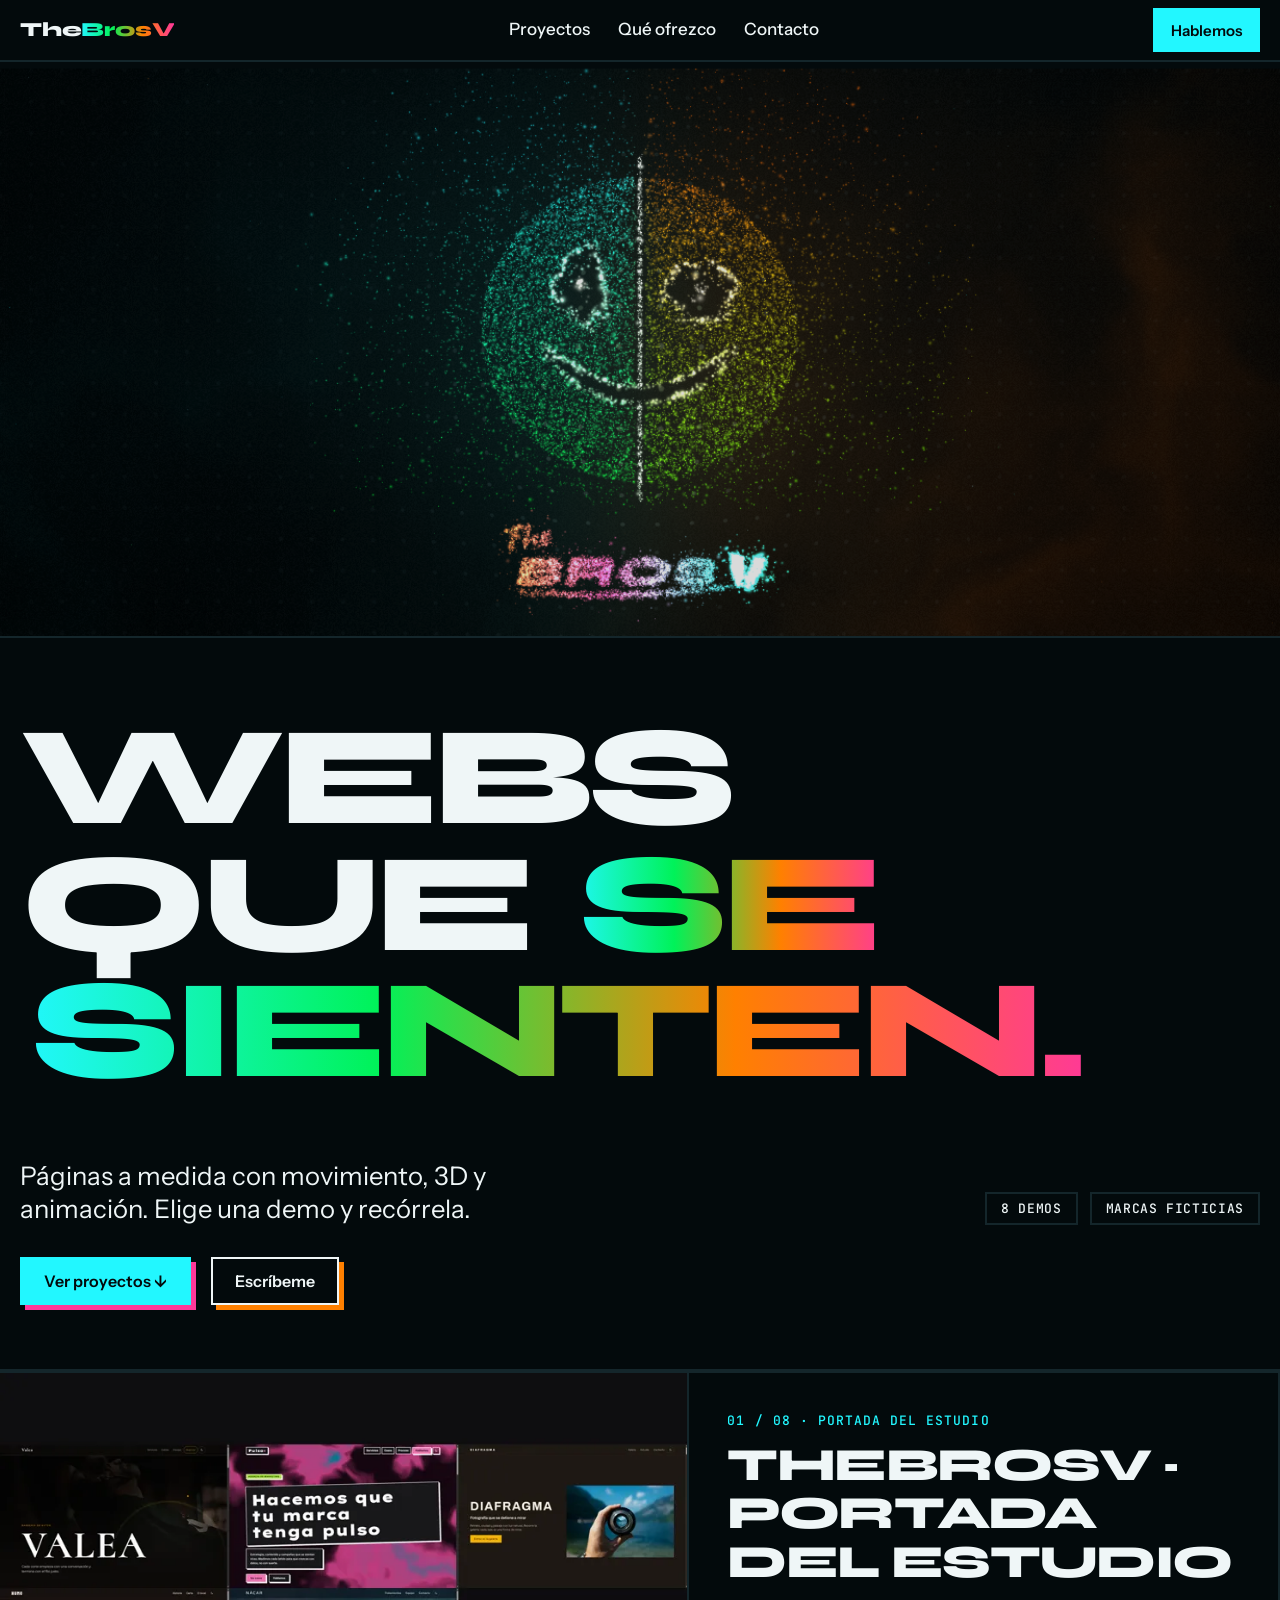
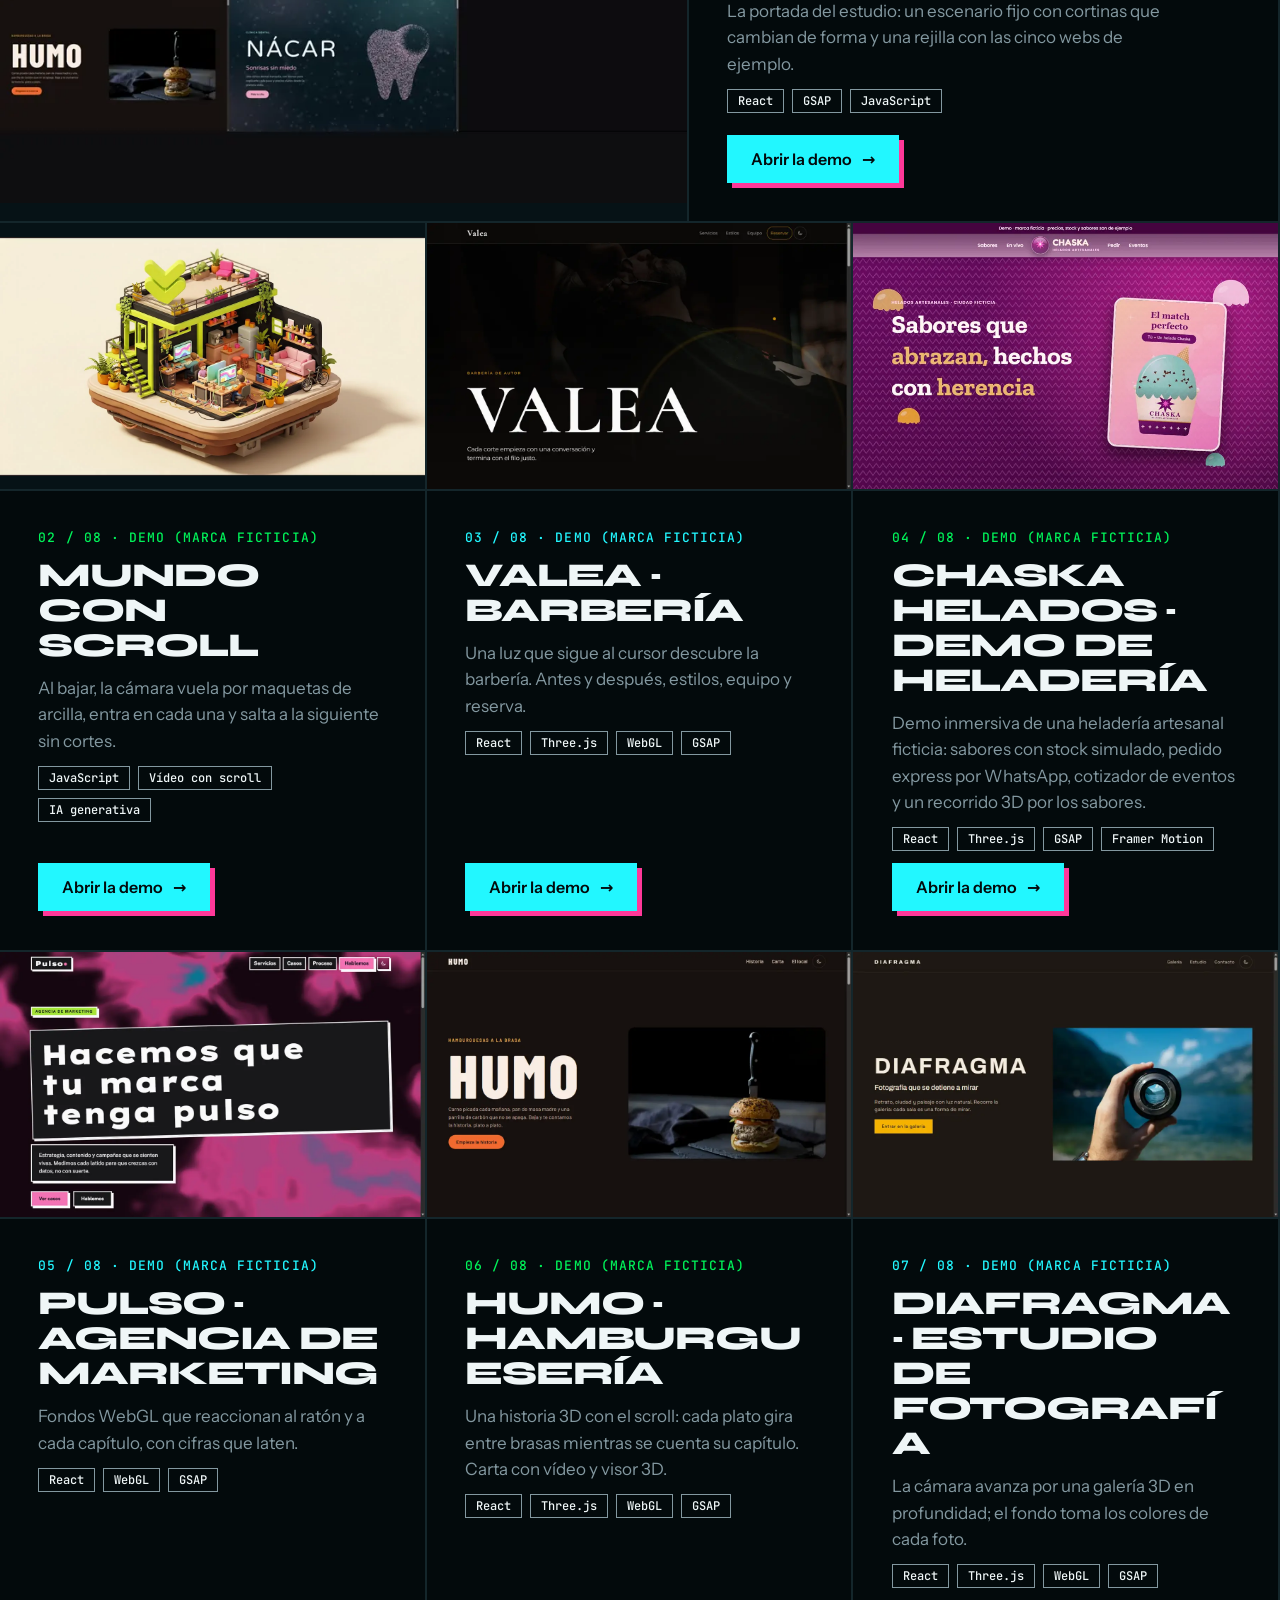
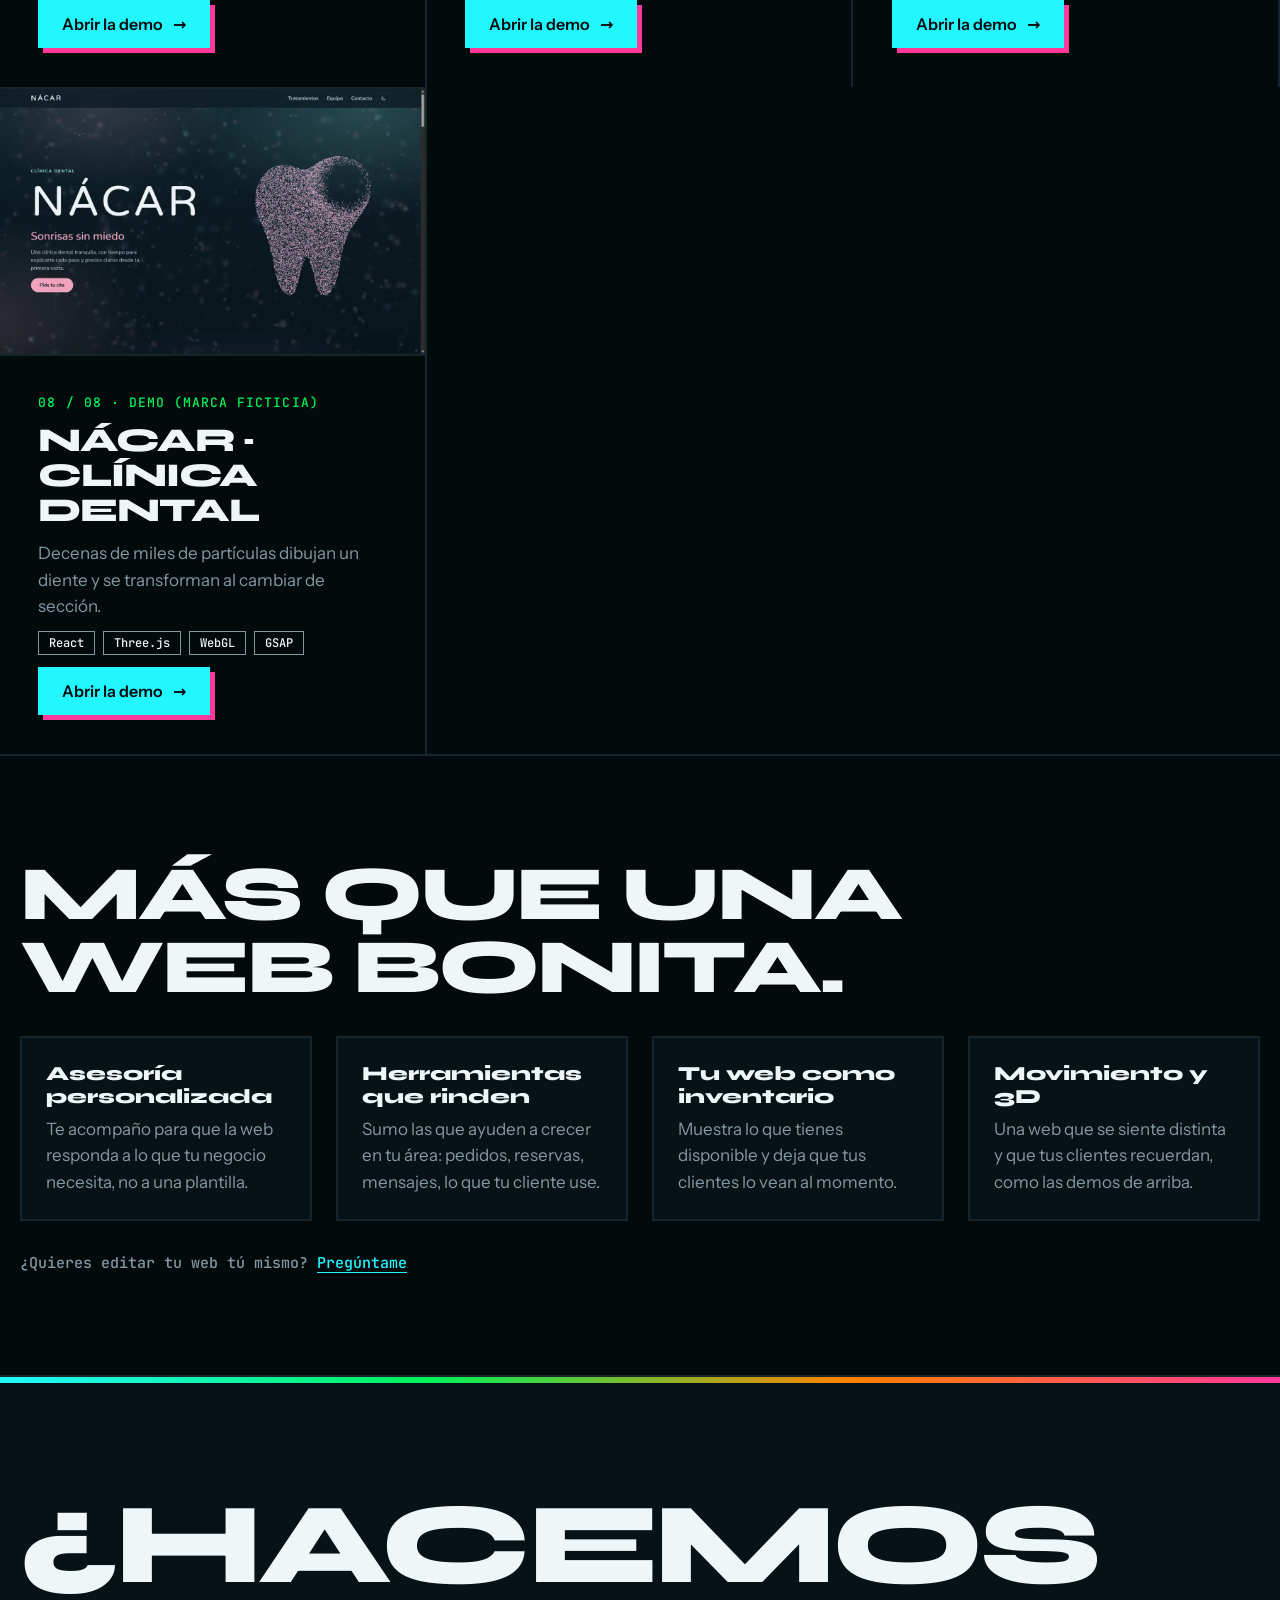
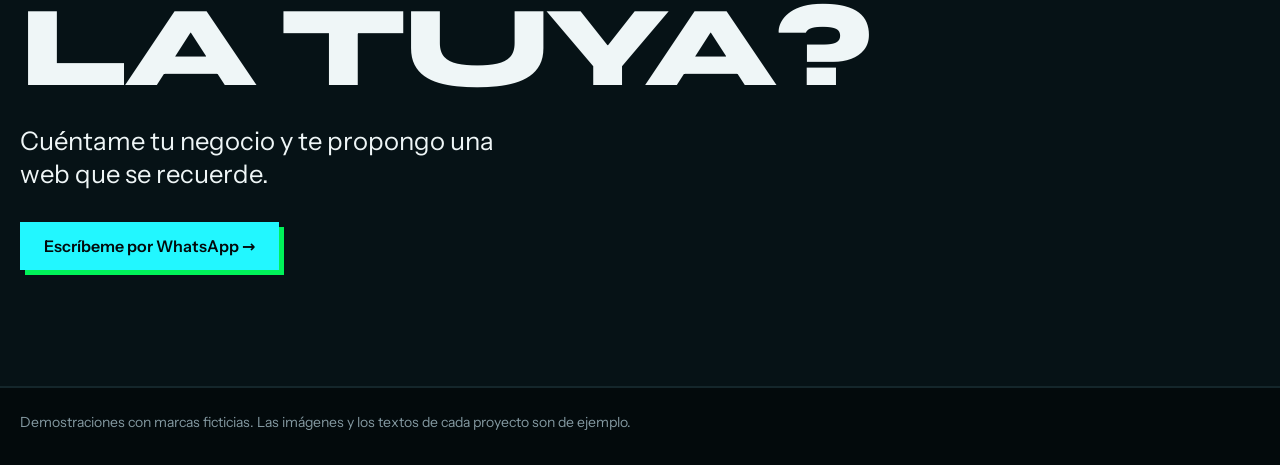
<file: index.html>
<!doctype html>
<html lang="es">
<head>
  <meta charset="utf-8">
  <meta name="viewport" content="width=device-width, initial-scale=1">
  <title>TheBrosV · Portafolio web</title>
  <meta name="description" content="Páginas a medida con movimiento, 3D y animación. Elige una demo y recórrela.">
  <meta name="theme-color" content="#030a0c">
  <link rel="preload" href="hero/fonts/syne-800.woff2" as="font" type="font/woff2" crossorigin>
  <style>
    @font-face { font-family:"Syne"; font-weight:800; font-display:swap; src:url("hero/fonts/syne-800.woff2") format("woff2"); }
    @font-face { font-family:"Instrument Sans"; font-weight:400 600; font-display:swap; src:url("hero/fonts/instrument-sans.woff2") format("woff2"); }
    @font-face { font-family:"JetBrains Mono"; font-weight:400 500; font-display:swap; src:url("hero/fonts/jetbrains-mono.woff2") format("woff2"); }
    @font-face { font-family:"Caveat"; font-weight:700; font-display:block; src:url("hero/fonts/caveat-700.woff2") format("woff2"); }
:root {
  --primitive-color-ink-500: #8398a0;
  --primitive-color-ink-700: #14262b;
  --primitive-color-ink-900: #061216;
  --primitive-color-ink-950: #030a0c;
  --primitive-color-snow-50: #eff6f7;
  --primitive-color-cyan-400: #22f7ff;
  --primitive-color-green-400: #00f259;
  --primitive-color-orange-500: #ff8000;
  --primitive-color-pink-500: #ff3899;
  --primitive-space-1: 0.25rem;
  --primitive-space-2: 0.5rem;
  --primitive-space-3: 0.75rem;
  --primitive-space-4: 1rem;
  --primitive-space-6: 1.5rem;
  --primitive-space-8: 2rem;
  --primitive-space-12: 3rem;
  --primitive-space-16: 4rem;
  --primitive-border-thin: 1px;
  --primitive-border-base: 2px;
  --primitive-shadow-rest: 5px;
  --primitive-shadow-lift: 8px;
  --primitive-shadow-press: 2px;
  --primitive-duration-fast: 150ms;
  --primitive-duration-base: 200ms;
  --primitive-duration-slow: 500ms;
}


:root {
  --color-bg: #030a0c;
  --color-surface: #061216;
  --color-line: #14262b;
  --color-text: #eff6f7;
  --color-text-muted: #8398a0;
  --color-primary: #22f7ff;
  --color-success: #00f259;
  --color-warm: #ff8000;
  --color-accent: #ff3899;
  --color-on-primary: #030a0c;
}


:root {
  --button-bg: #22f7ff;
  --button-fg: #030a0c;
  --button-shadow: #ff3899;
  --button-hover-bg: #00f259;
  --card-border: #14262b;
  --card-bg: #061216;
}
    :root { --papel:var(--color-bg); --sup:var(--color-surface); --linea-c:var(--color-line); --tinta:var(--color-text); --suave:var(--color-text-muted); --cian:var(--color-primary); --verde:var(--color-success); --naranja:var(--color-warm); --acento:var(--color-accent); --marca:linear-gradient(90deg,var(--color-primary),var(--color-success),var(--color-warm),var(--color-accent)); --linea:var(--primitive-border-base) solid var(--linea-c);
      --titulo:"Syne","Arial Black",system-ui,sans-serif; --texto:"Instrument Sans",system-ui,-apple-system,"Segoe UI",sans-serif; --mono:"JetBrains Mono",ui-monospace,Consolas,monospace; color-scheme:dark; }
    * { box-sizing:border-box; margin:0; }
    html { scroll-behavior:smooth; }
    body { font:400 17px/1.55 var(--texto); background:var(--papel); color:var(--tinta); }
    a { color:inherit; } img { display:block; max-width:100%; height:auto; } ul { list-style:none; padding:0; }
    .salto { position:absolute; left:-999px; top:8px; background:var(--cian); color:var(--color-on-primary); padding:10px 16px; z-index:100; }
    .salto:focus { left:8px; }
    :focus-visible { outline:3px solid var(--cian); outline-offset:3px; }
    .envoltura { width:min(1240px, 100% - 40px); margin-inline:auto; }

    header { position:sticky; top:0; z-index:40; background:var(--papel); border-bottom:var(--linea); }
    header .envoltura { display:flex; align-items:center; justify-content:space-between; gap:16px; min-height:60px; }
    .brand { font:800 1.25rem/1 var(--titulo); letter-spacing:-.01em; color:var(--tinta); text-decoration:none; padding:12px 0; }
    .brand span { background:var(--marca); -webkit-background-clip:text; background-clip:text; color:transparent; }
    header nav ul { display:flex; gap:28px; font-weight:500; }
    header nav a { text-decoration:none; padding:10px 0; display:inline-block; border-bottom:2px solid transparent; transition:border-color .15s; }
    header nav a:hover { border-color:var(--cian); }
    .boton, .cta { display:inline-flex; align-items:center; gap:10px; min-height:48px; padding:0 22px; background:var(--cian); color:var(--color-on-primary); font:600 16px var(--texto); text-decoration:none; border:2px solid var(--cian); cursor:pointer; box-shadow:5px 5px 0 var(--acento); transition:box-shadow .2s, background .15s, color .15s; will-change:transform; }
    .boton:hover, .cta:hover { box-shadow:8px 8px 0 var(--acento); }
    .boton:active, .cta:active { box-shadow:2px 2px 0 var(--acento); }
    header .cta { min-height:44px; padding:0 16px; font-size:15px; box-shadow:none; }
    header .cta:hover { box-shadow:none; background:var(--verde); border-color:var(--verde); }

    .escenario { position:relative; isolation:isolate; height:clamp(300px,64svh,720px); background:var(--color-bg); border-bottom:var(--linea); overflow:hidden; }
    .escenario .poster, .escenario canvas { position:absolute; inset:0; width:100%; height:100%; display:block; }
    .escenario .poster { object-fit:cover; transition:opacity .8s; }
    .escenario canvas { opacity:0; transition:opacity .8s; }
    .escenario[data-hero="live"] canvas { opacity:var(--vis,1); } .escenario[data-hero="live"] .poster { opacity:0; }
    .escenario[data-hero="poster"] canvas { display:none; }
    .saltar { position:absolute; right:16px; bottom:16px; z-index:2; min-height:40px; padding:0 14px; background:color-mix(in srgb,var(--color-bg) 70%,transparent); color:var(--tinta); border:1px solid var(--suave); font:500 13px var(--mono); cursor:pointer; display:none; }
    .escenario[data-intro="playing"] .saltar { display:block; }
    .hero { border-bottom:var(--linea); padding:clamp(36px,6vw,80px) 0 clamp(36px,5vw,64px); }
    .hero h1 { font:800 clamp(48px,11vw,170px)/.9 var(--titulo); letter-spacing:-.045em; text-transform:uppercase; }
    .hero h1 em { font-style:normal; background:var(--marca); -webkit-background-clip:text; background-clip:text; color:transparent; padding:0 .08em; box-decoration-break:clone; -webkit-box-decoration-break:clone; }
    .hero .fila { display:grid; grid-template-columns:1.4fr 1fr; gap:32px; margin-top:clamp(32px,5vw,64px); align-items:end; }
    .hero p.sub { font-size:clamp(19px,2vw,26px); line-height:1.3; max-width:34ch; }
    .hero .datos { display:flex; gap:12px; flex-wrap:wrap; justify-content:flex-end; }
    .hero .botones { margin-top:32px; display:flex; gap:20px; flex-wrap:wrap; }
    .cta.claro { background:transparent; color:var(--tinta); border-color:var(--tinta); box-shadow:5px 5px 0 var(--naranja); } .cta.claro:hover { box-shadow:8px 8px 0 var(--naranja); } .cta.claro:active { box-shadow:2px 2px 0 var(--naranja); }
    .dato { border:var(--linea); padding:6px 14px; font:500 13px var(--mono); text-transform:uppercase; letter-spacing:.05em; }

    #proyectos { display:grid; grid-template-columns:repeat(auto-fill,minmax(min(100%,340px),1fr)); border-bottom:var(--linea); }
    .obra { display:flex; flex-direction:column; border-right:var(--linea); border-top:var(--linea); min-width:0; }
    .obra:first-child { grid-column:1 / -1; flex-direction:row; flex-wrap:wrap; }
    .obra:first-child .foto { flex:1 1 420px; } .obra:first-child .info { flex:1 1 320px; justify-content:center; }
    .obra:nth-child(even) .num { color:var(--verde); }
    .foto { display:block; overflow:hidden; background:var(--sup); border-bottom:var(--linea); }
    .obra:first-child .foto { border-bottom:0; border-right:var(--linea); }
    .foto img { width:100%; height:auto; aspect-ratio:16/10; object-fit:contain; transition:transform .5s cubic-bezier(.22,.61,.36,1); }
    .obra:hover .foto img { transform:scale(1.03); }
    .info { min-width:0; padding:clamp(20px,3vw,40px); display:flex; flex-direction:column; flex:1; gap:12px; align-items:flex-start; }
    .num { font:500 13px var(--mono); color:var(--cian); text-transform:uppercase; letter-spacing:.08em; }
    .info h2 { overflow-wrap:anywhere; hyphens:auto; font:700 clamp(24px,2.6vw,36px)/1.05 var(--titulo); letter-spacing:-.035em; text-transform:uppercase; }
    .desc { max-width:40ch; color:var(--suave); }
    .etiquetas { display:flex; flex-wrap:wrap; gap:8px; }
    .etiquetas li { font:500 12px var(--mono); border:1px solid var(--suave); color:var(--tinta); padding:3px 10px; }
    .info .boton { margin-top:auto; }
    .obra:first-child .info h2 { font-size:clamp(28px,3.6vw,52px); } .obra:first-child .info .boton { margin-top:10px; }

    .oferta { border-bottom:var(--linea); padding:clamp(48px,8vw,112px) 0; }
    .oferta h2 { font:700 clamp(32px,6vw,84px)/.95 var(--titulo); letter-spacing:-.04em; text-transform:uppercase; max-width:14ch; }
    .pilares { display:grid; grid-template-columns:repeat(auto-fit,minmax(min(100%,240px),1fr)); gap:var(--primitive-space-6); margin-top:var(--primitive-space-8); }
    .pilares li { border:var(--linea); padding:var(--primitive-space-6); background:var(--sup); }
    .pilares h3 { font:700 1.25rem/1.15 var(--titulo); margin-bottom:var(--primitive-space-2); overflow-wrap:anywhere; }
    .pilares p { color:var(--suave); }
    .indicio { margin-top:var(--primitive-space-8); font:500 15px var(--mono); color:var(--suave); }
    .indicio a { color:var(--cian); text-underline-offset:4px; }
    .contacto { background:var(--sup); border-bottom:var(--linea); position:relative; padding:clamp(56px,9vw,120px) 0; }
    .contacto::before { content:""; position:absolute; inset:0 0 auto 0; height:6px; background:var(--marca); }
    .contacto h2 { font:700 clamp(44px,9vw,140px)/.9 var(--titulo); letter-spacing:-.04em; text-transform:uppercase; max-width:12ch; }
    .contacto p { font-size:clamp(19px,2vw,26px); max-width:30ch; margin:24px 0 32px; line-height:1.3; }
    .contacto .cta { box-shadow:5px 5px 0 var(--verde); } .contacto .cta:hover { box-shadow:8px 8px 0 var(--verde); } .contacto .cta:active { box-shadow:2px 2px 0 var(--verde); }
    footer { padding:24px 0 32px; font-size:14px; color:var(--suave); }

    .revela { opacity:0; transform:translateY(24px); transition:opacity .5s, transform .5s; }
    .revela.visto { opacity:1; transform:none; }
    html { -webkit-tap-highlight-color:transparent; overflow-x:clip; } body { overflow-x:clip; } .hero h1 { overflow-wrap:break-word; }
    header .envoltura { padding-top:env(safe-area-inset-top); }
    @media (max-width:820px) {
      body { font-size:16px; }
      header nav { display:none; }
      header .envoltura { min-height:56px; }
      .escenario { height:clamp(260px,46svh,420px); }
      .hero { padding:28px 0 32px; }
      .hero h1 { font-size:clamp(34px,10.5vw,96px); }
      .hero .fila { margin-top:20px; gap:16px; }
      .hero .botones { margin-top:22px; flex-direction:column; gap:16px; }
      .hero .botones .cta { justify-content:center; width:100%; }
      .info { padding:20px 18px 24px; gap:10px; }
      .info h2, .obra:first-child .info h2 { font-size:clamp(26px,8vw,38px); }
      .info .boton { width:100%; justify-content:center; margin-top:8px; }
      .contacto { padding:56px 0 64px; }
      .contacto .cta { width:100%; justify-content:center; }
      .saltar { bottom:10px; right:10px; }
      .hero .fila { grid-template-columns:1fr; } .hero .datos { justify-content:flex-start; }
      .obra { border-right:0; } .obra:first-child { flex-direction:column; flex-wrap:nowrap; } .obra:first-child .foto { flex:none; border-right:0; border-bottom:var(--linea); }
    }
    @media (prefers-reduced-motion: reduce) {
      html { scroll-behavior:auto; } * { transition:none !important; }
      .revela { opacity:1; transform:none; } .obra:hover .foto img { transform:none; }
    }
  </style>
</head>
<body>
  <a class="salto" href="#proyectos">Saltar a los proyectos</a>
  <header>
    <div class="envoltura">
      <a class="brand" href="#" aria-label="TheBrosV">The<span>BrosV</span></a>
      <nav aria-label="Principal"><ul><li><a href="#proyectos">Proyectos</a></li><li><a href="#oferta">Qué ofrezco</a></li><li><a href="#contacto">Contacto</a></li></ul></nav>
      <a class="cta" href="https://wa.me/51924536653?text=%C2%A1Hola!%20Vi%20tu%20portafolio%20y%20me%20interesa%20una%20web%20para%20mi%20negocio." target="_blank" rel="noopener">Hablemos</a>
    </div>
  </header>
  <main>
    <div class="escenario" id="hero-stage" data-hero="loading" data-intro="done">
      <picture><source media="(max-width: 820px)" srcset="hero/hero-poster-tall.webp"><img class="poster" src="hero/hero-poster.webp" alt="" width="1878" height="601" fetchpriority="high"></picture>
      <canvas id="hero-gl" role="img" aria-label="Logotipo de TheBrosV hecho de partículas 3D: una cara sonriente partida en dos y las palabras The Bros V. Mueve el cursor y haz clic para jugar con él."></canvas>
      <button type="button" class="saltar" id="saltar">Saltar intro</button>
    </div>
    <section class="hero" aria-labelledby="titulo">
      <div class="envoltura">
        <h1 id="titulo">Webs que <em>se sienten.</em></h1>
        <div class="fila">
          <p class="sub">Páginas a medida con movimiento, 3D y animación. Elige una demo y recórrela.</p>
          <div class="datos"><span class="dato">8 demos</span><span class="dato">Marcas ficticias</span></div>
        </div>
        <p class="botones"><a class="cta" href="#proyectos">Ver proyectos ↓</a><a class="cta claro" href="https://wa.me/51924536653?text=%C2%A1Hola!%20Vi%20tu%20portafolio%20y%20me%20interesa%20una%20web%20para%20mi%20negocio." target="_blank" rel="noopener">Escríbeme</a></p>
      </div>
    </section>
    <div id="proyectos">
    <article class="obra" aria-labelledby="t-0">
      <a class="foto" href="thebrosv-portada/" tabindex="-1" aria-hidden="true"><img src="thebrosv-portada/captura.webp" alt="Captura de TheBrosV · Portada del estudio" width="800" height="500" fetchpriority="high"></a>
      <div class="info">
        <p class="num">01 / 08 · Portada del estudio</p>
        <h2 id="t-0">TheBrosV · Portada del estudio</h2>
        <p class="desc">La portada del estudio: un escenario fijo con cortinas que cambian de forma y una rejilla con las cinco webs de ejemplo.</p>
        <ul class="etiquetas"><li>React</li><li>GSAP</li><li>JavaScript</li></ul>
        <a class="boton" href="thebrosv-portada/">Abrir la demo <span aria-hidden="true">→</span></a>
      </div>
    </article>
    <article class="obra" aria-labelledby="t-1">
      <a class="foto" href="mundo-scroll/" tabindex="-1" aria-hidden="true"><img src="mundo-scroll/captura.webp" alt="Captura de Mundo con scroll" width="800" height="500" fetchpriority="high"></a>
      <div class="info">
        <p class="num">02 / 08 · Demo (marca ficticia)</p>
        <h2 id="t-1">Mundo con scroll</h2>
        <p class="desc">Al bajar, la cámara vuela por maquetas de arcilla, entra en cada una y salta a la siguiente sin cortes.</p>
        <ul class="etiquetas"><li>JavaScript</li><li>Vídeo con scroll</li><li>IA generativa</li></ul>
        <a class="boton" href="mundo-scroll/">Abrir la demo <span aria-hidden="true">→</span></a>
      </div>
    </article>
    <article class="obra" aria-labelledby="t-2">
      <a class="foto" href="valea-barberia/barberia/" tabindex="-1" aria-hidden="true"><img src="valea-barberia/captura.webp" alt="Captura de Valea · Barbería" width="800" height="500" loading="lazy"></a>
      <div class="info">
        <p class="num">03 / 08 · Demo (marca ficticia)</p>
        <h2 id="t-2">Valea · Barbería</h2>
        <p class="desc">Una luz que sigue al cursor descubre la barbería. Antes y después, estilos, equipo y reserva.</p>
        <ul class="etiquetas"><li>React</li><li>Three.js</li><li>WebGL</li><li>GSAP</li></ul>
        <a class="boton" href="valea-barberia/barberia/">Abrir la demo <span aria-hidden="true">→</span></a>
      </div>
    </article>
    <article class="obra" aria-labelledby="t-3">
      <a class="foto" href="chaska-helados/" tabindex="-1" aria-hidden="true"><img src="chaska-helados/captura.webp" alt="Captura de Chaska Helados · Demo de heladería" width="800" height="500" loading="lazy"></a>
      <div class="info">
        <p class="num">04 / 08 · Demo (marca ficticia)</p>
        <h2 id="t-3">Chaska Helados · Demo de heladería</h2>
        <p class="desc">Demo inmersiva de una heladería artesanal ficticia: sabores con stock simulado, pedido express por WhatsApp, cotizador de eventos y un recorrido 3D por los sabores.</p>
        <ul class="etiquetas"><li>React</li><li>Three.js</li><li>GSAP</li><li>Framer Motion</li></ul>
        <a class="boton" href="chaska-helados/">Abrir la demo <span aria-hidden="true">→</span></a>
      </div>
    </article>
    <article class="obra" aria-labelledby="t-4">
      <a class="foto" href="pulso-marketing/marketing/" tabindex="-1" aria-hidden="true"><img src="pulso-marketing/captura.webp" alt="Captura de Pulso · Agencia de marketing" width="800" height="500" loading="lazy"></a>
      <div class="info">
        <p class="num">05 / 08 · Demo (marca ficticia)</p>
        <h2 id="t-4">Pulso · Agencia de marketing</h2>
        <p class="desc">Fondos WebGL que reaccionan al ratón y a cada capítulo, con cifras que laten.</p>
        <ul class="etiquetas"><li>React</li><li>WebGL</li><li>GSAP</li></ul>
        <a class="boton" href="pulso-marketing/marketing/">Abrir la demo <span aria-hidden="true">→</span></a>
      </div>
    </article>
    <article class="obra" aria-labelledby="t-5">
      <a class="foto" href="humo-restaurante/restaurante/" tabindex="-1" aria-hidden="true"><img src="humo-restaurante/captura.webp" alt="Captura de Humo · Hamburguesería" width="800" height="500" loading="lazy"></a>
      <div class="info">
        <p class="num">06 / 08 · Demo (marca ficticia)</p>
        <h2 id="t-5">Humo · Hamburguesería</h2>
        <p class="desc">Una historia 3D con el scroll: cada plato gira entre brasas mientras se cuenta su capítulo. Carta con vídeo y visor 3D.</p>
        <ul class="etiquetas"><li>React</li><li>Three.js</li><li>WebGL</li><li>GSAP</li></ul>
        <a class="boton" href="humo-restaurante/restaurante/">Abrir la demo <span aria-hidden="true">→</span></a>
      </div>
    </article>
    <article class="obra" aria-labelledby="t-6">
      <a class="foto" href="diafragma-fotografia/fotografia/" tabindex="-1" aria-hidden="true"><img src="diafragma-fotografia/captura.webp" alt="Captura de Diafragma · Estudio de fotografía" width="800" height="500" loading="lazy"></a>
      <div class="info">
        <p class="num">07 / 08 · Demo (marca ficticia)</p>
        <h2 id="t-6">Diafragma · Estudio de fotografía</h2>
        <p class="desc">La cámara avanza por una galería 3D en profundidad; el fondo toma los colores de cada foto.</p>
        <ul class="etiquetas"><li>React</li><li>Three.js</li><li>WebGL</li><li>GSAP</li></ul>
        <a class="boton" href="diafragma-fotografia/fotografia/">Abrir la demo <span aria-hidden="true">→</span></a>
      </div>
    </article>
    <article class="obra" aria-labelledby="t-7">
      <a class="foto" href="nacar-clinica/clinica/" tabindex="-1" aria-hidden="true"><img src="nacar-clinica/captura.webp" alt="Captura de Nácar · Clínica dental" width="800" height="500" loading="lazy"></a>
      <div class="info">
        <p class="num">08 / 08 · Demo (marca ficticia)</p>
        <h2 id="t-7">Nácar · Clínica dental</h2>
        <p class="desc">Decenas de miles de partículas dibujan un diente y se transforman al cambiar de sección.</p>
        <ul class="etiquetas"><li>React</li><li>Three.js</li><li>WebGL</li><li>GSAP</li></ul>
        <a class="boton" href="nacar-clinica/clinica/">Abrir la demo <span aria-hidden="true">→</span></a>
      </div>
    </article>
    </div>
    <section class="oferta" id="oferta" aria-labelledby="t-oferta">
      <div class="envoltura">
        <h2 id="t-oferta" class="revela">Más que una web bonita.</h2>
        <ul class="pilares">
          <li class="revela"><h3>Asesoría personalizada</h3><p>Te acompaño para que la web responda a lo que tu negocio necesita, no a una plantilla.</p></li>
          <li class="revela"><h3>Herramientas que rinden</h3><p>Sumo las que ayuden a crecer en tu área: pedidos, reservas, mensajes, lo que tu cliente use.</p></li>
          <li class="revela"><h3>Tu web como inventario</h3><p>Muestra lo que tienes disponible y deja que tus clientes lo vean al momento.</p></li>
          <li class="revela"><h3>Movimiento y 3D</h3><p>Una web que se siente distinta y que tus clientes recuerdan, como las demos de arriba.</p></li>
        </ul>
        <p class="indicio revela">¿Quieres editar tu web tú mismo? <a href="https://wa.me/51924536653?text=%C2%A1Hola!%20Vi%20tu%20portafolio%20y%20me%20interesa%20una%20web%20para%20mi%20negocio." target="_blank" rel="noopener">Pregúntame</a></p>
      </div>
    </section>
    <section class="contacto" id="contacto" aria-labelledby="t-contacto">
      <div class="envoltura">
        <h2 id="t-contacto" class="revela">¿Hacemos la tuya?</h2>
        <p class="revela">Cuéntame tu negocio y te propongo una web que se recuerde.</p>
        <a class="cta revela" href="https://wa.me/51924536653?text=%C2%A1Hola!%20Vi%20tu%20portafolio%20y%20me%20interesa%20una%20web%20para%20mi%20negocio." target="_blank" rel="noopener">Escríbeme por WhatsApp →</a>
      </div>
    </section>
  </main>
  <footer><div class="envoltura">Demostraciones con marcas ficticias. Las imágenes y los textos de cada proyecto son de ejemplo.</div></footer>
  <script>
    // Puente mínimo que el motor del logo espera (lo mismo que hace thebrosv/js/hero/hero-boot.js).
    window.Lab = { hero: (() => {
      const st = document.getElementById('hero-stage'), mark = (a, v) => st.setAttribute(a, v)
      let seen = false, api = null
      try { seen = localStorage.getItem('portafolio:intro') === '1' } catch {}
      const reduced = matchMedia('(prefers-reduced-motion: reduce)').matches
      const baja = innerWidth < 768 || (navigator.hardwareConcurrency || 8) <= 4 || matchMedia('(pointer: coarse)').matches
      const h = { config: { q: baja ? 'baja' : 'media', fps: 30, intro: 0, skipIntro: reduced || seen || baja },
        fail: () => { mark('data-hero', 'poster'); mark('data-intro', 'done') },
        ready: (a) => { api = a; mark('data-hero', 'live') },
        introStarted: () => mark('data-intro', 'playing'),
        introDone: () => { try { localStorage.setItem('portafolio:intro', '1') } catch {} mark('data-intro', 'done') } }
      document.getElementById('saltar').addEventListener('click', () => api && api.skip())
      new IntersectionObserver(([e]) => api && api.setActive(e.isIntersecting)).observe(st)
      return h
    })() }
  </script>
  <script defer src="hero/three.min.js"></script>
  <script defer src="hero/gsap.min.js"></script>
  <script defer src="hero/hero.js"></script>
  <script defer src="hero/botones.js"></script>
  <script>
    const io = new IntersectionObserver((es) => { for (const e of es) if (e.isIntersecting) { e.target.classList.add('visto'); io.unobserve(e.target) } }, { threshold: .2 })
    document.querySelectorAll('.revela').forEach((e) => io.observe(e))

    // El logo 3D reacciona al scroll: progreso 0–1 sobre la altura del escenario, suavizado (lerp), solo transform/opacity.
    const escenario = document.getElementById('hero-stage'), lienzo = escenario.querySelector('canvas')
    if (!matchMedia('(prefers-reduced-motion: reduce)').matches) {
      let objetivo = 0, p = 0, activo = false
      const leer = () => { if (scrollY > 0) lienzo.style.transition = 'none'; objetivo = Math.min(1, Math.max(0, scrollY / Math.max(1, escenario.offsetHeight))); if (!activo) { activo = true; requestAnimationFrame(paso) } }
      const paso = () => {
        p += (objetivo - p) * .12
        lienzo.style.transform = 'translate3d(0,' + (p * 14).toFixed(2) + '%,0) scale(' + (1 + p * .18).toFixed(3) + ')'
        escenario.style.setProperty('--vis', (1 - p * .65).toFixed(3))
        if (Math.abs(objetivo - p) > .001) requestAnimationFrame(paso); else activo = false
      }
      addEventListener('scroll', leer, { passive: true }); leer()
    }
    // Si el navegador pierde el contexto WebGL, se vuelve al póster estático en vez de dejar el escenario vacío.
    lienzo.addEventListener('webglcontextlost', (e) => { e.preventDefault(); escenario.dataset.hero = 'poster' })
  </script>
</body>
</html>
</file>
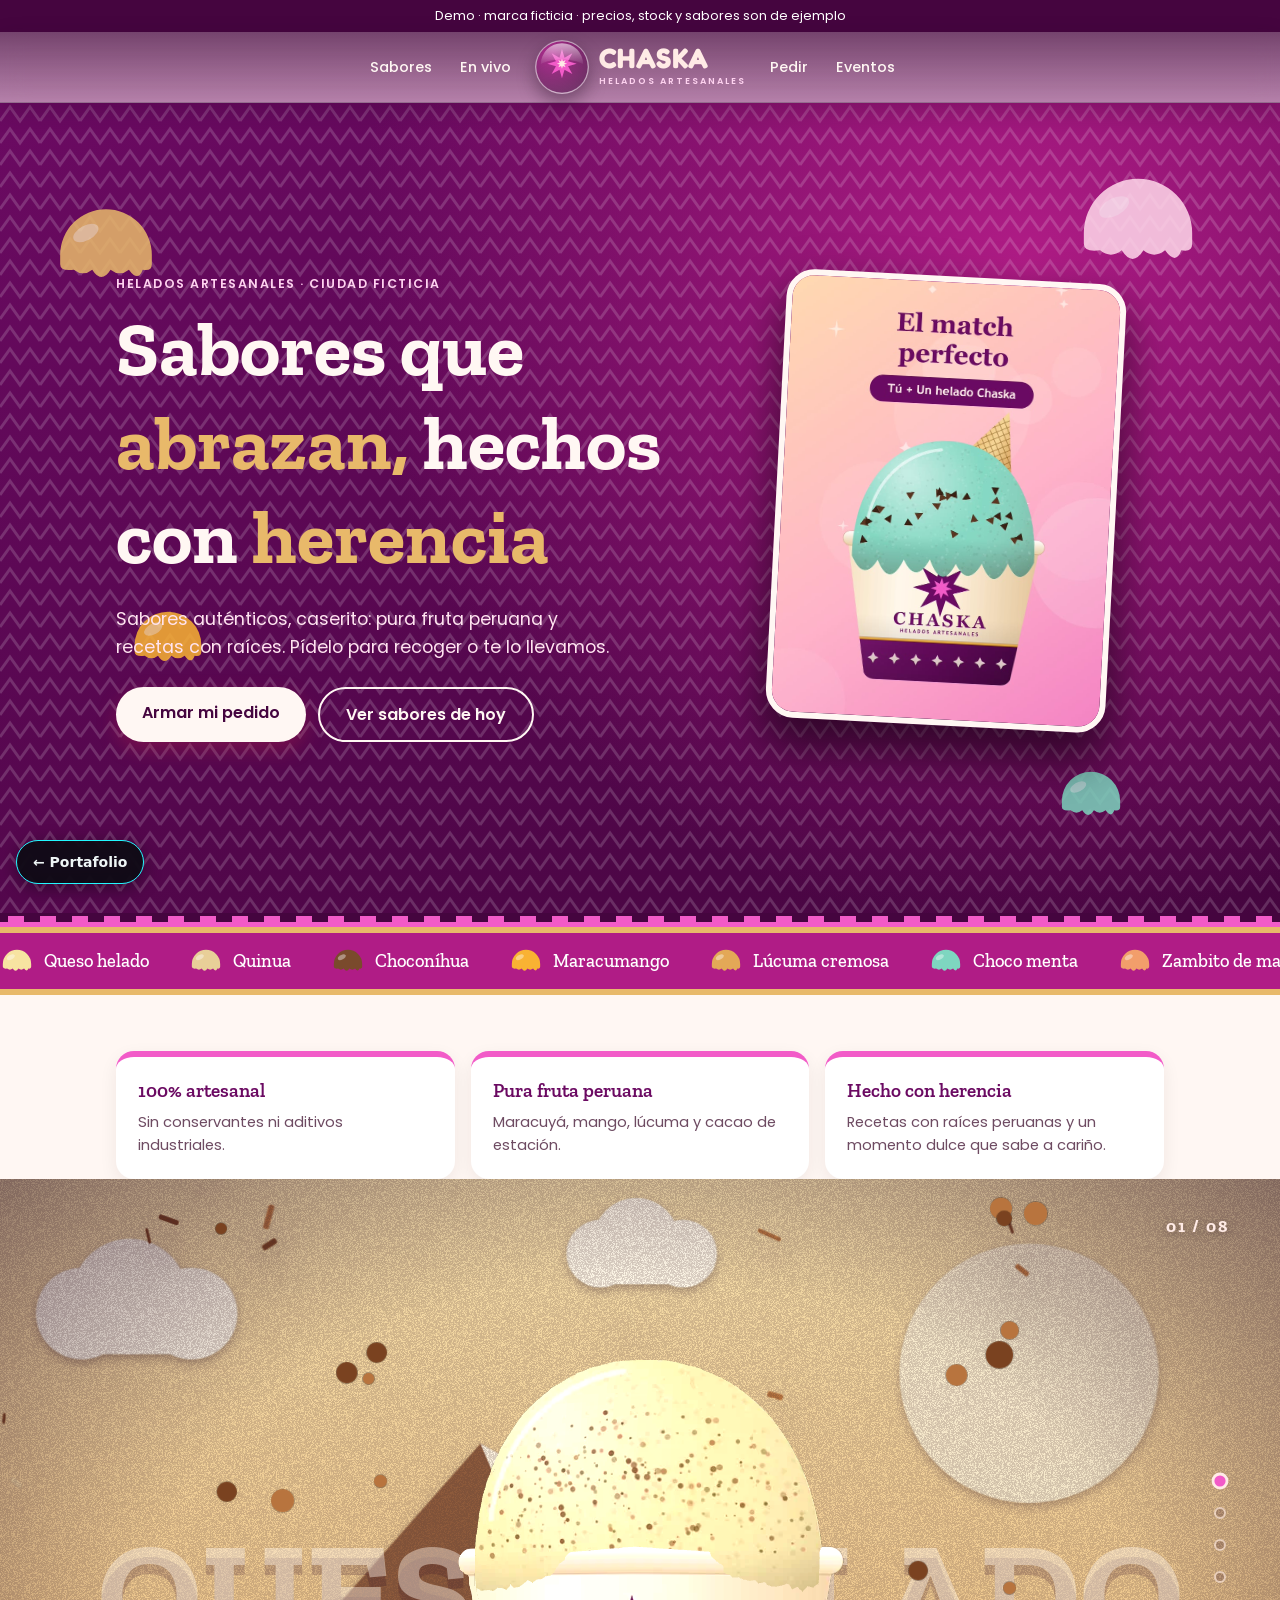
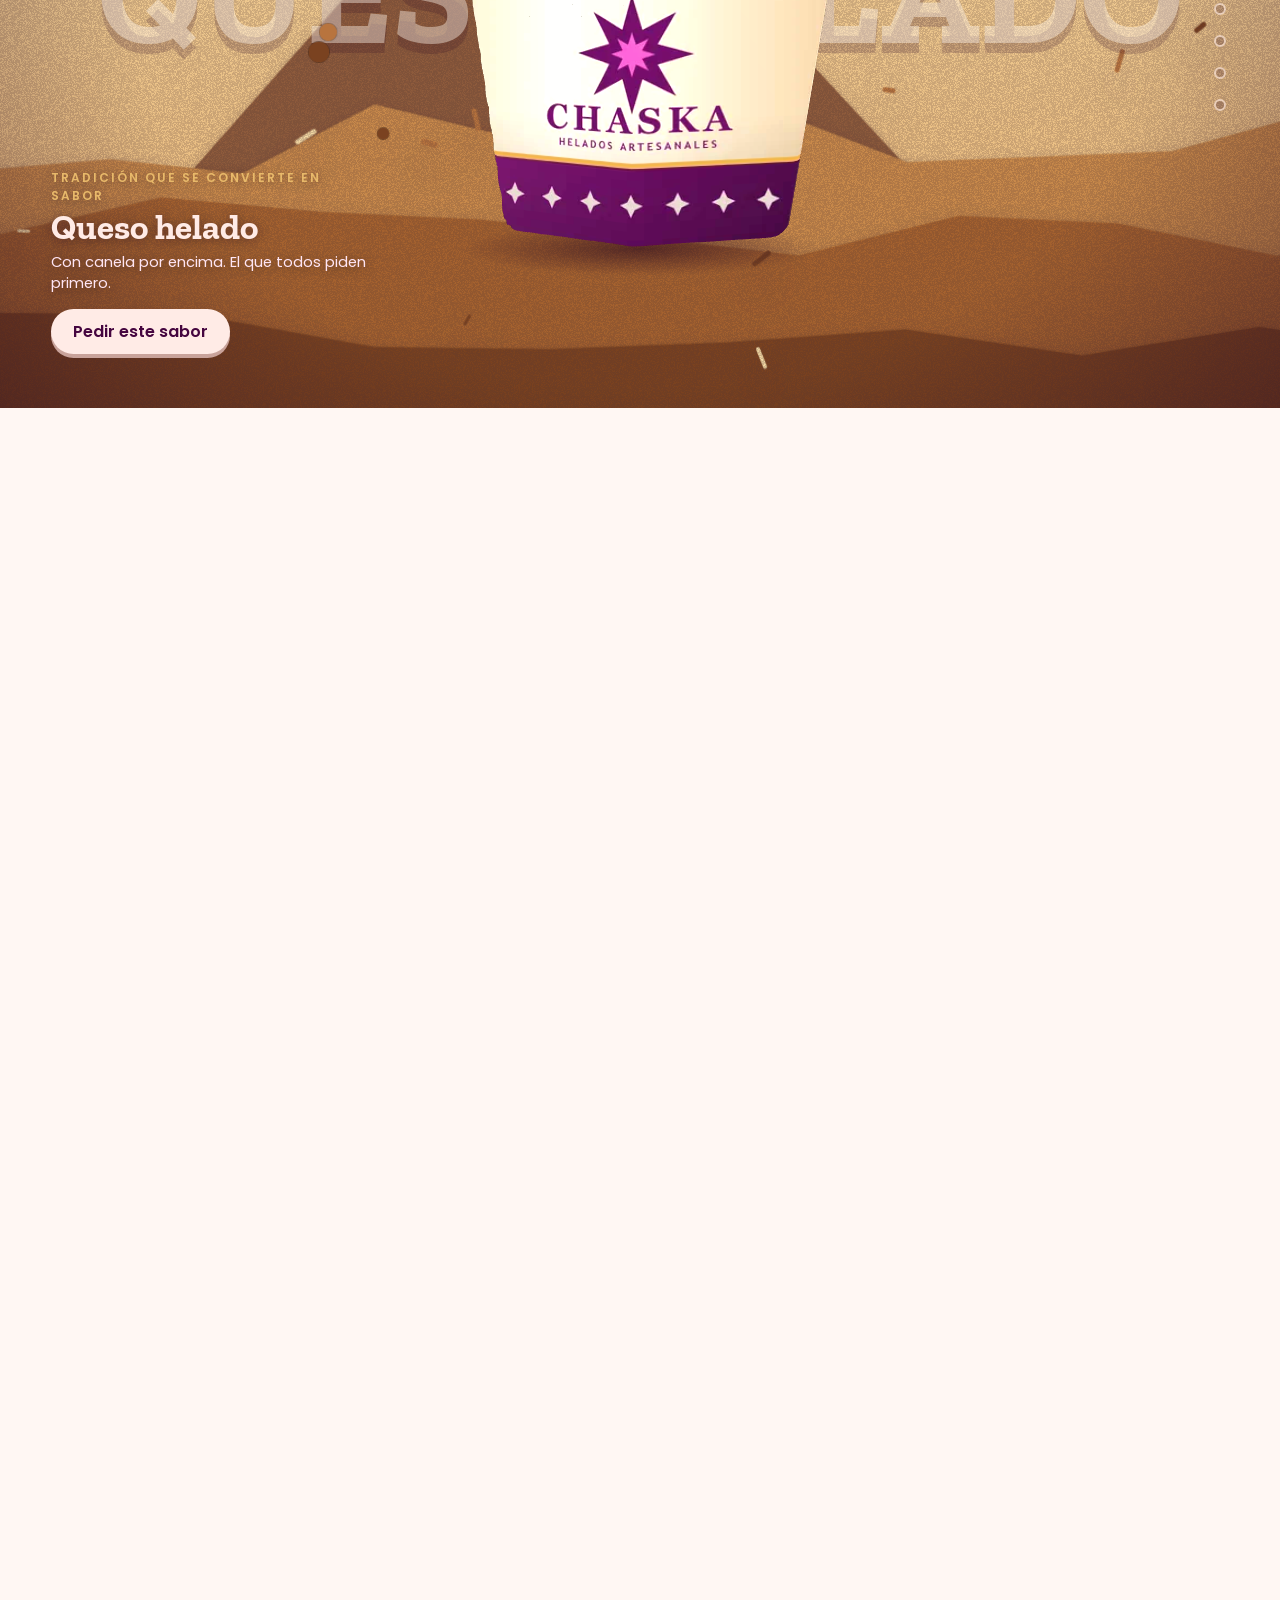
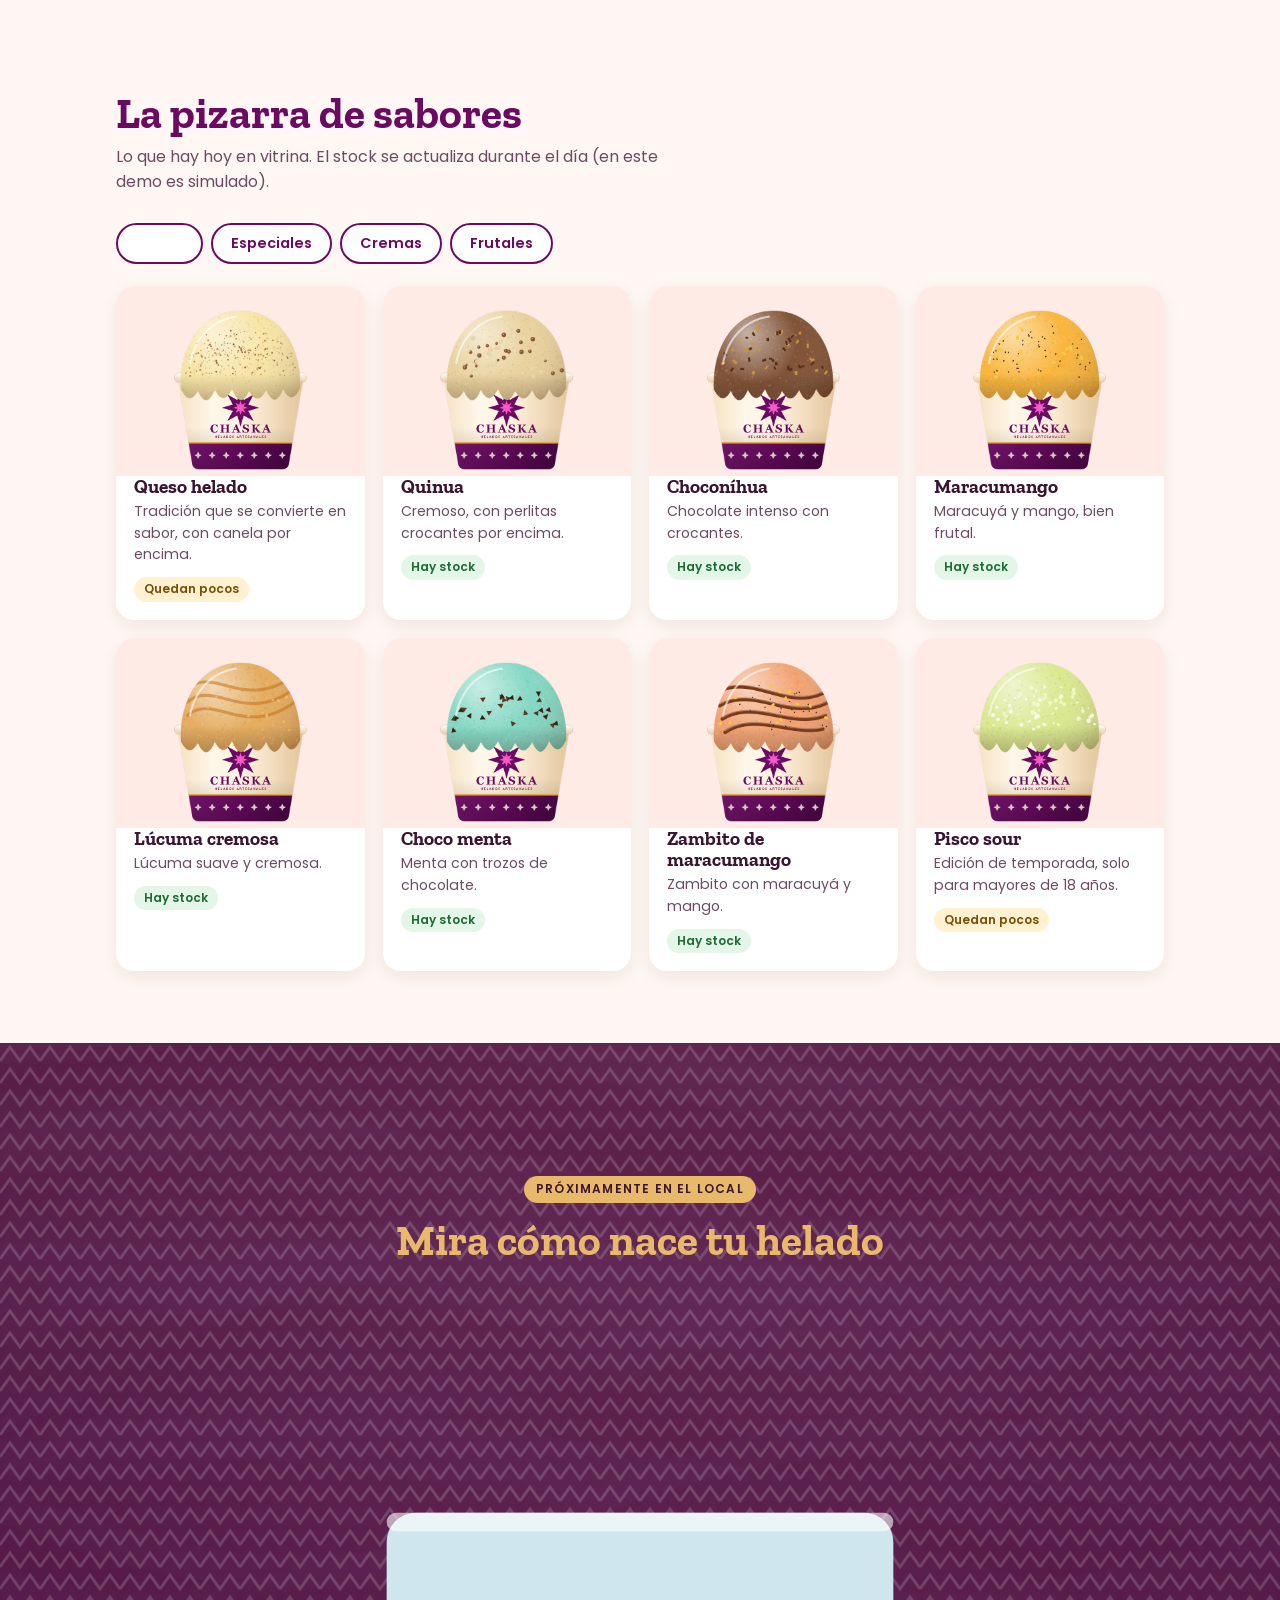
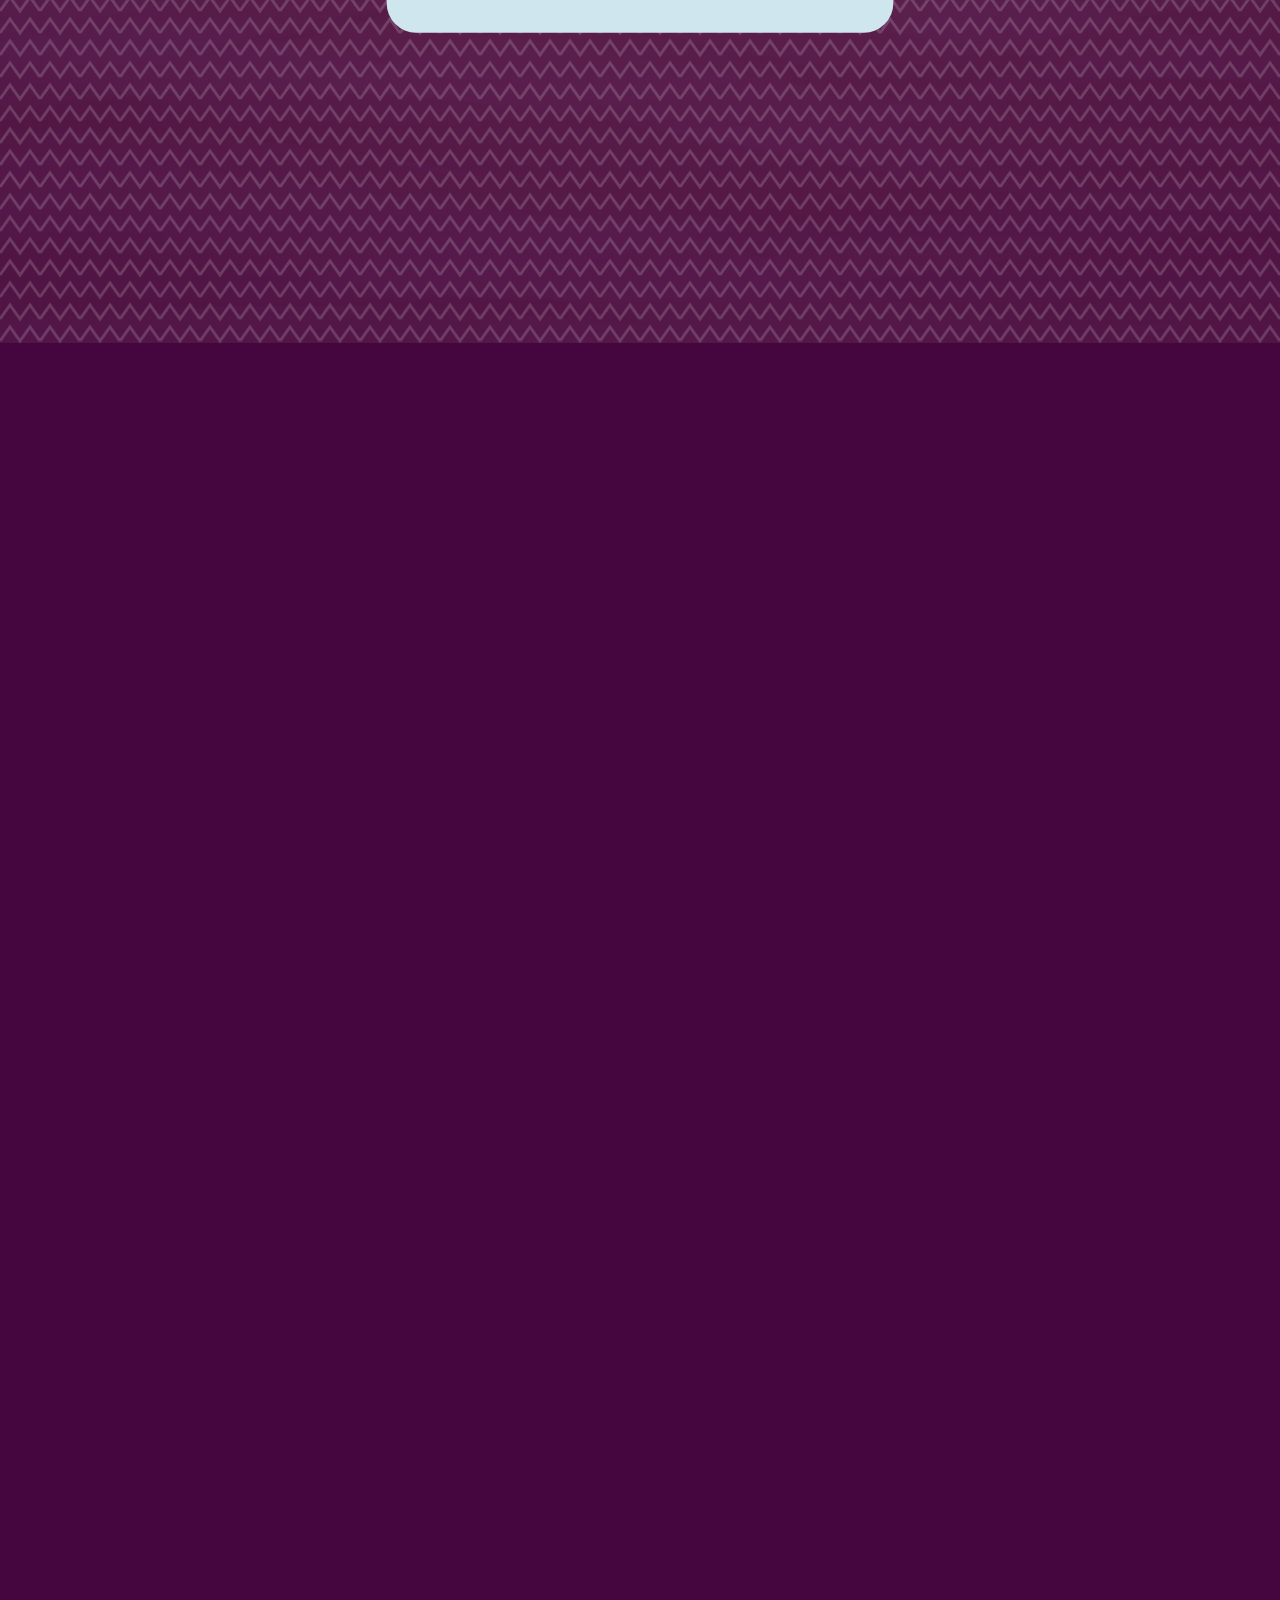
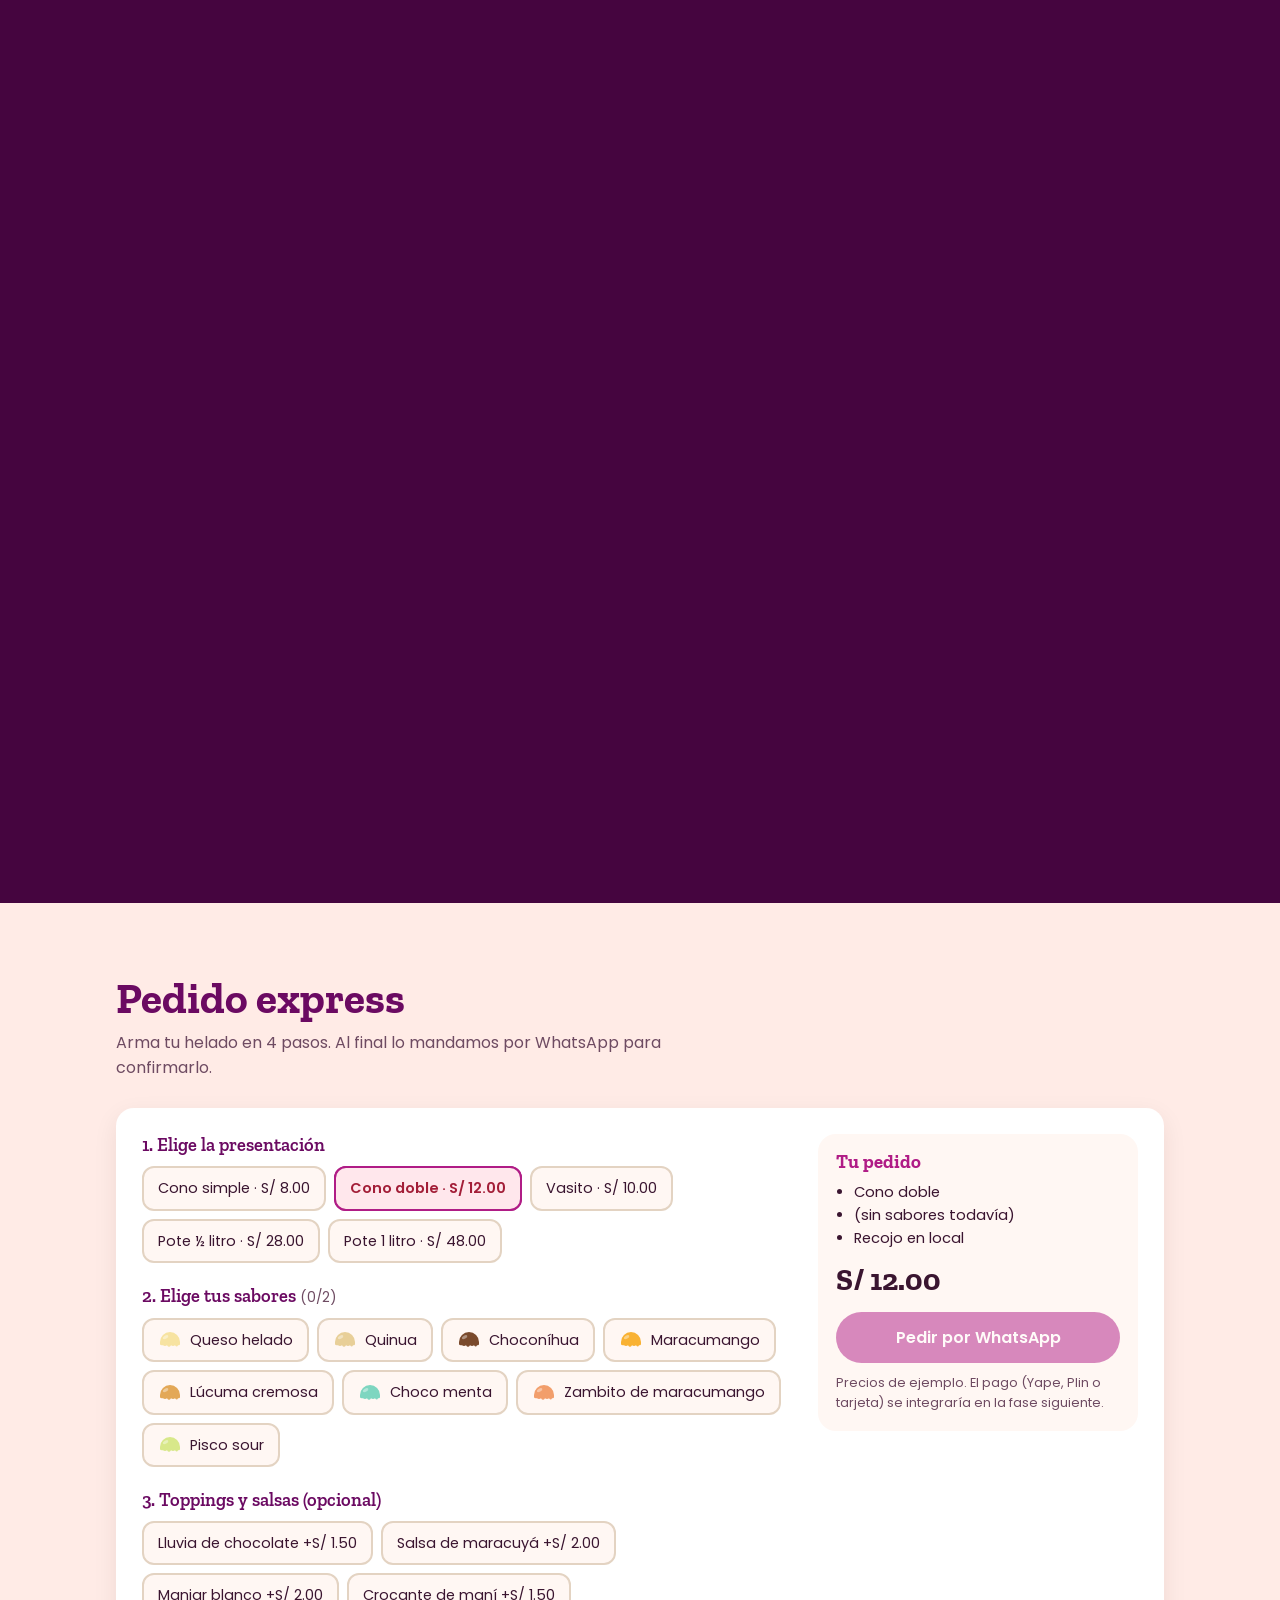
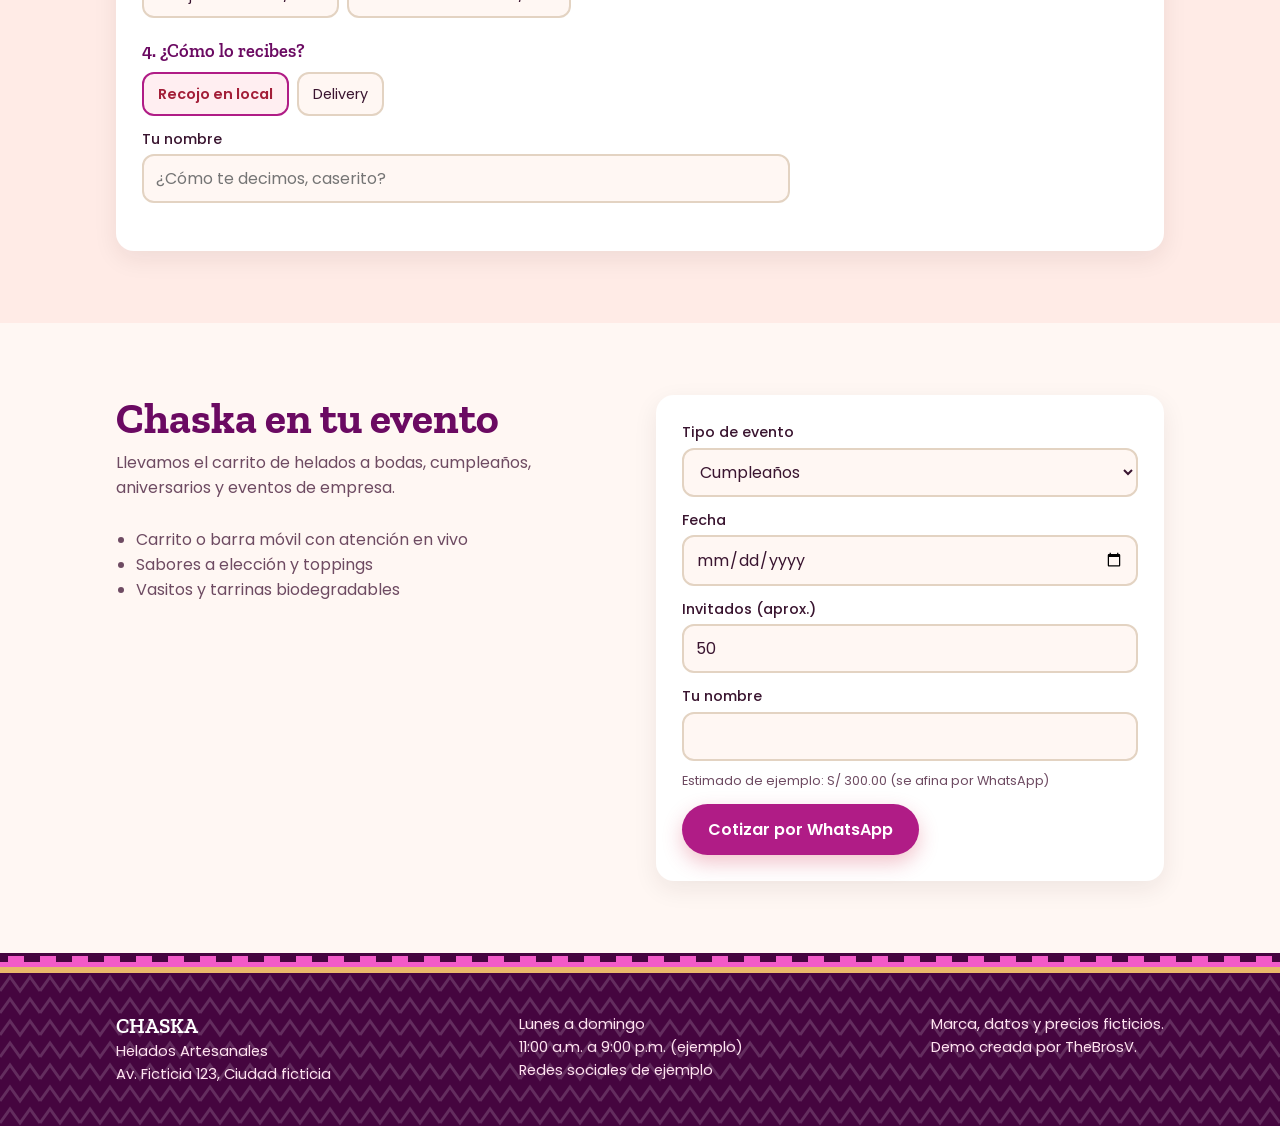
<file: chaska-helados/index.html>
<!doctype html>
<html lang="es">
<head>
<meta charset="utf-8">
<meta name="viewport" content="width=device-width, initial-scale=1">
<title>Chaska Helados Artesanales (demo)</title>
<meta name="description" content="Demo inmersiva de una web para una heladería artesanal ficticia. Marca, precios y stock de ejemplo.">
<link rel="icon" type="image/svg+xml" href="./logo.svg">
<link rel="preconnect" href="https://fonts.googleapis.com">
<link rel="preconnect" href="https://fonts.gstatic.com" crossorigin>
<link href="https://fonts.googleapis.com/css2?family=Fredoka:wght@500;600;700&family=Zilla+Slab:wght@500;600;700&family=Poppins:wght@400;500;600&display=swap" rel="stylesheet">
  <script type="module" crossorigin src="./assets/index-DPYrFqjh.js"></script>
  <link rel="stylesheet" crossorigin href="./assets/index-BUvlDWcS.css">
</head>
<body>
<div id="root"></div>
<!-- retorno-portafolio -->
<style>
#volver-portafolio{position:fixed;left:16px;bottom:16px;z-index:2147483647;display:inline-flex;align-items:center;gap:8px;min-height:44px;padding:0 16px;border-radius:99px;background:rgba(3,10,12,.82);color:#eff6f7;border:1.5px solid #22f7ff;font:600 14px/1 system-ui,-apple-system,"Segoe UI",sans-serif;text-decoration:none;-webkit-backdrop-filter:blur(10px);backdrop-filter:blur(10px);box-shadow:0 4px 18px rgba(0,0,0,.4);transition:background .15s,color .15s}
#volver-portafolio:hover{background:#22f7ff;color:#030a0c}
#volver-portafolio:focus-visible{outline:3px solid #ff3899;outline-offset:3px}
</style>
<a id="volver-portafolio" href="../" aria-label="Volver al portafolio">← Portafolio</a>
<!-- /retorno-portafolio -->
</body>
</html>
</file>
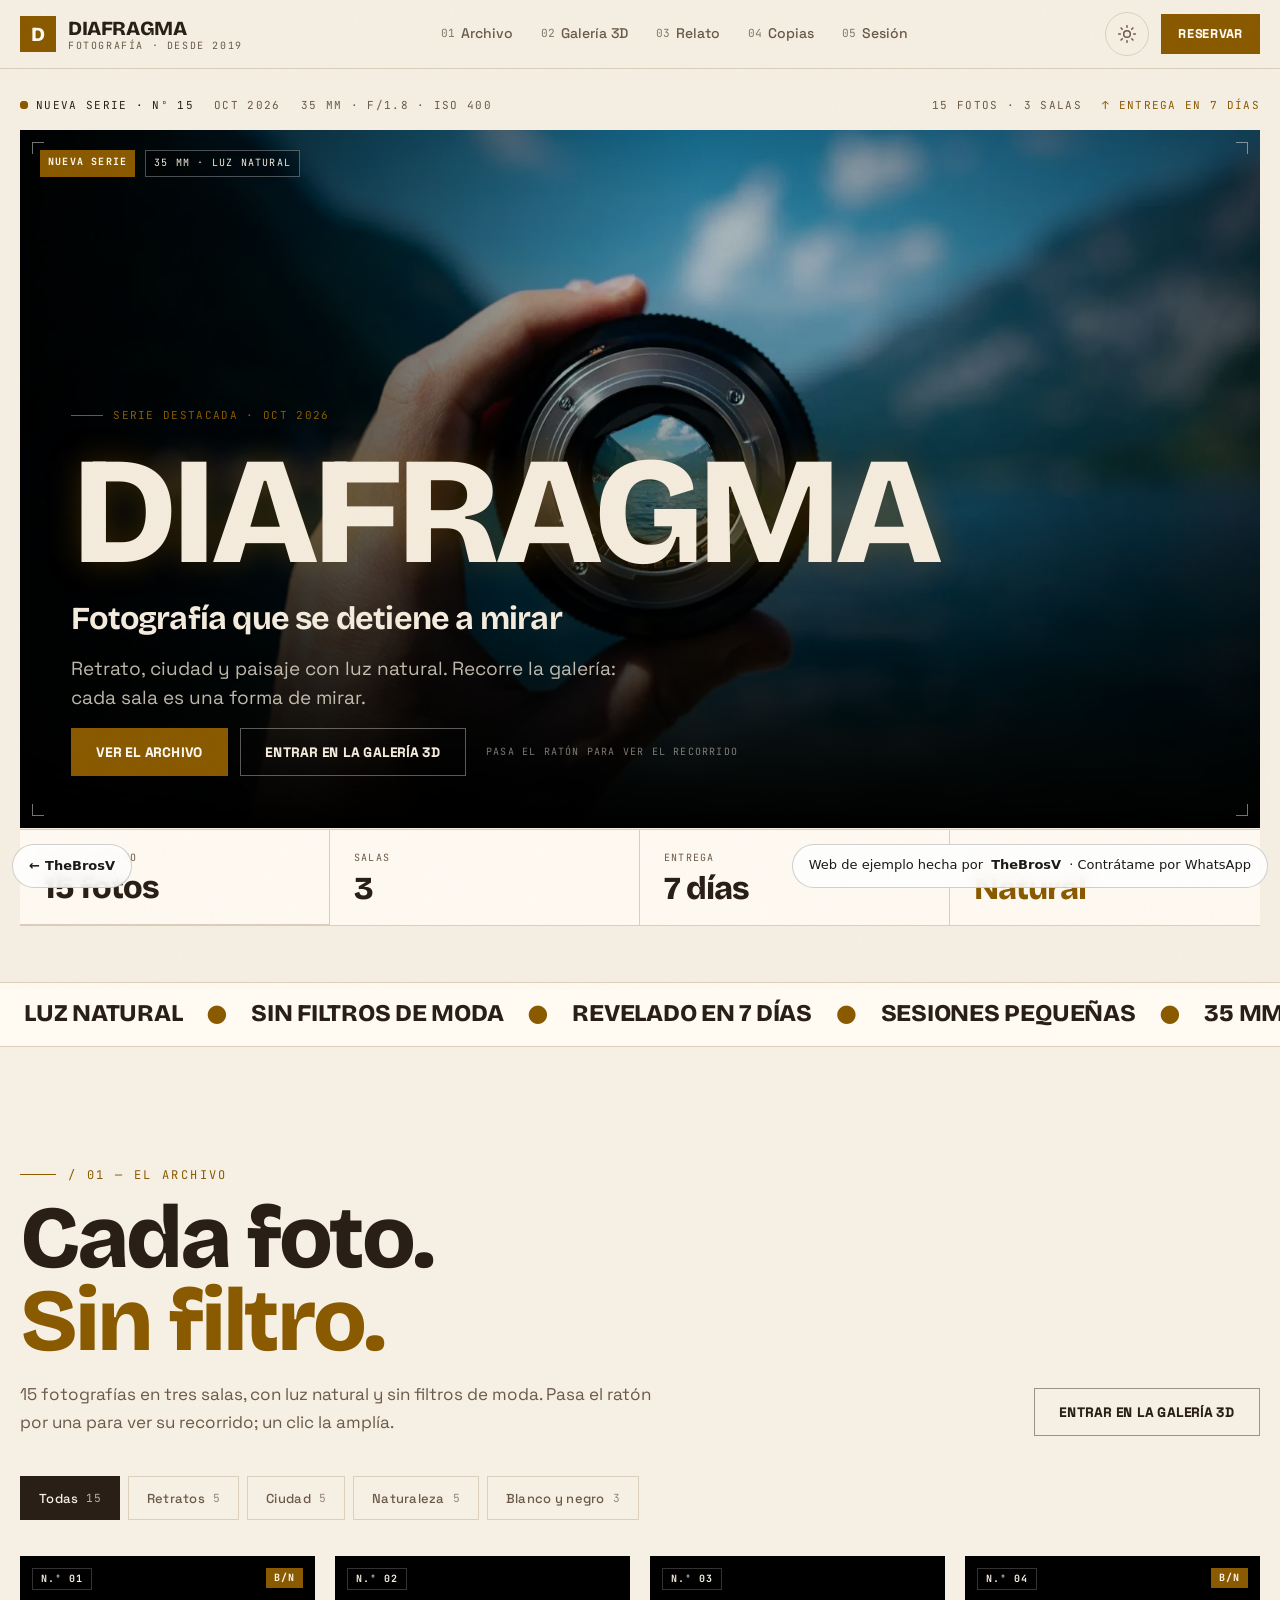
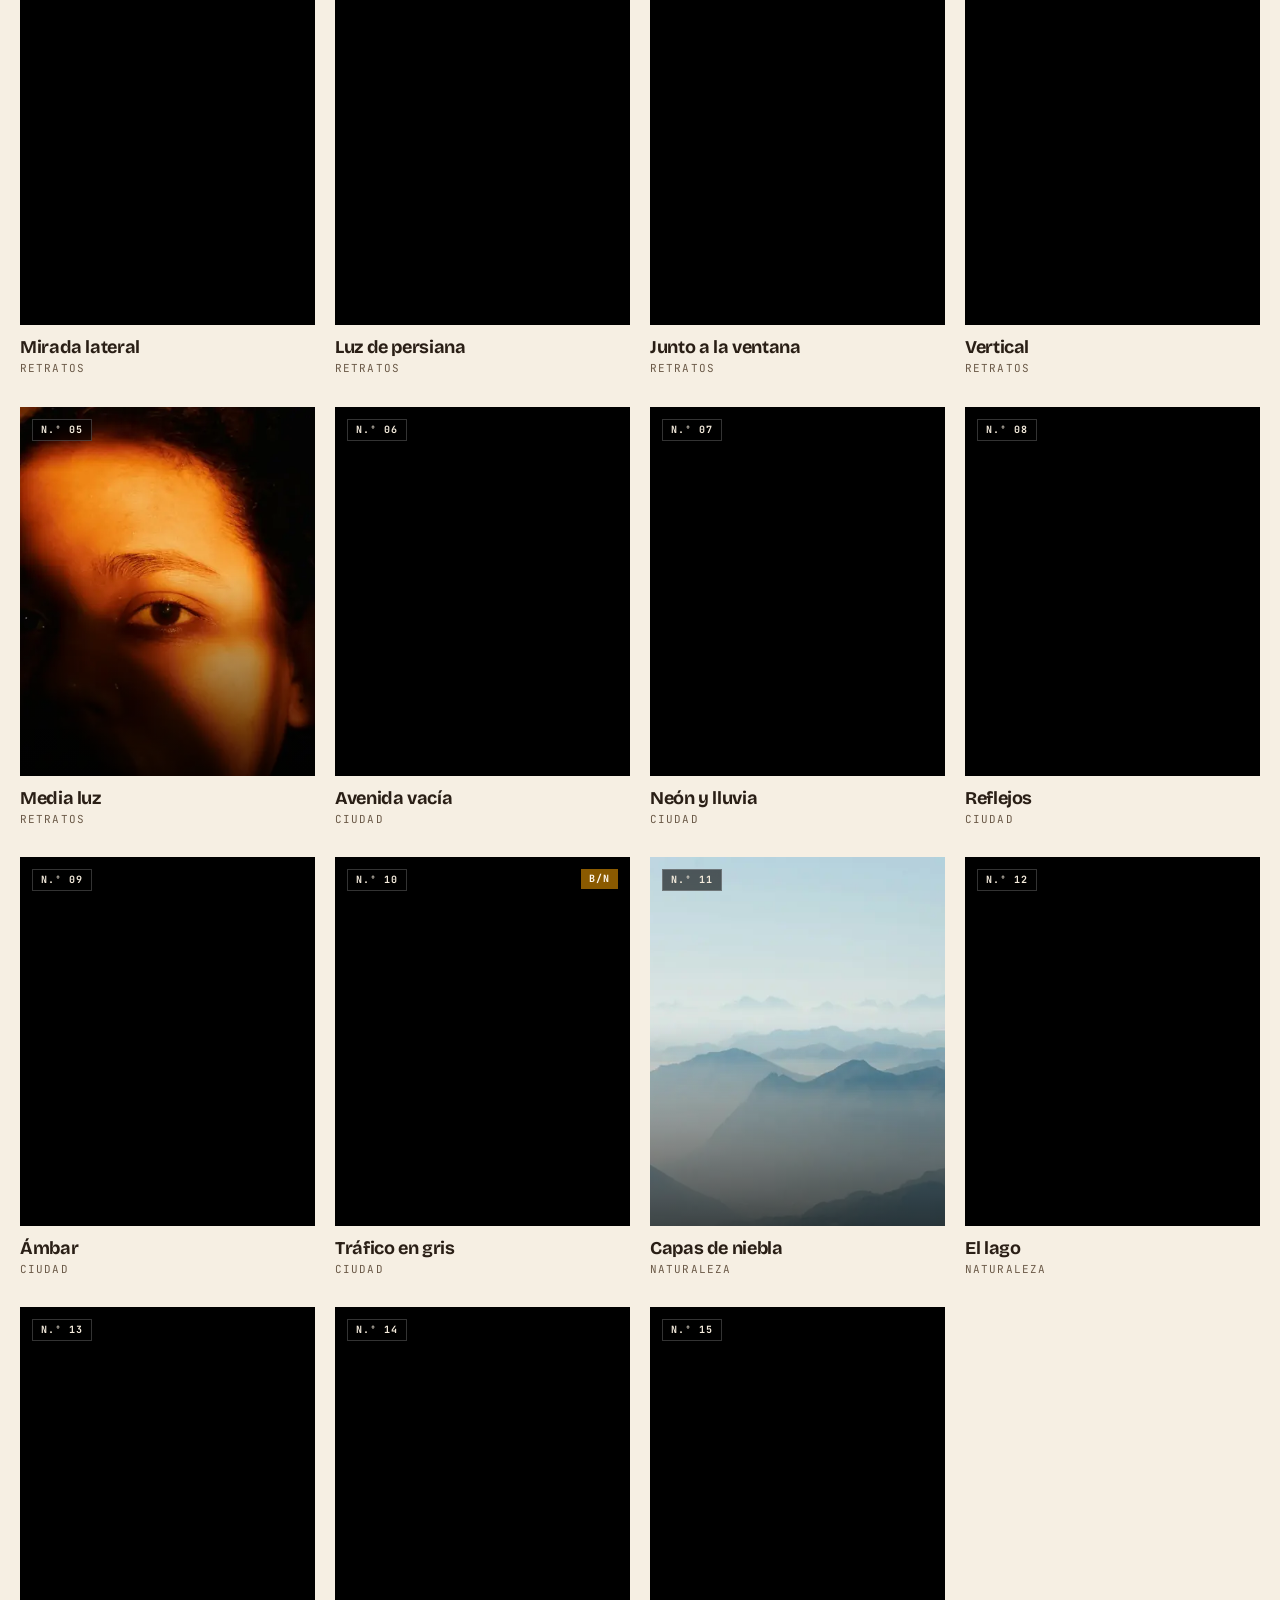
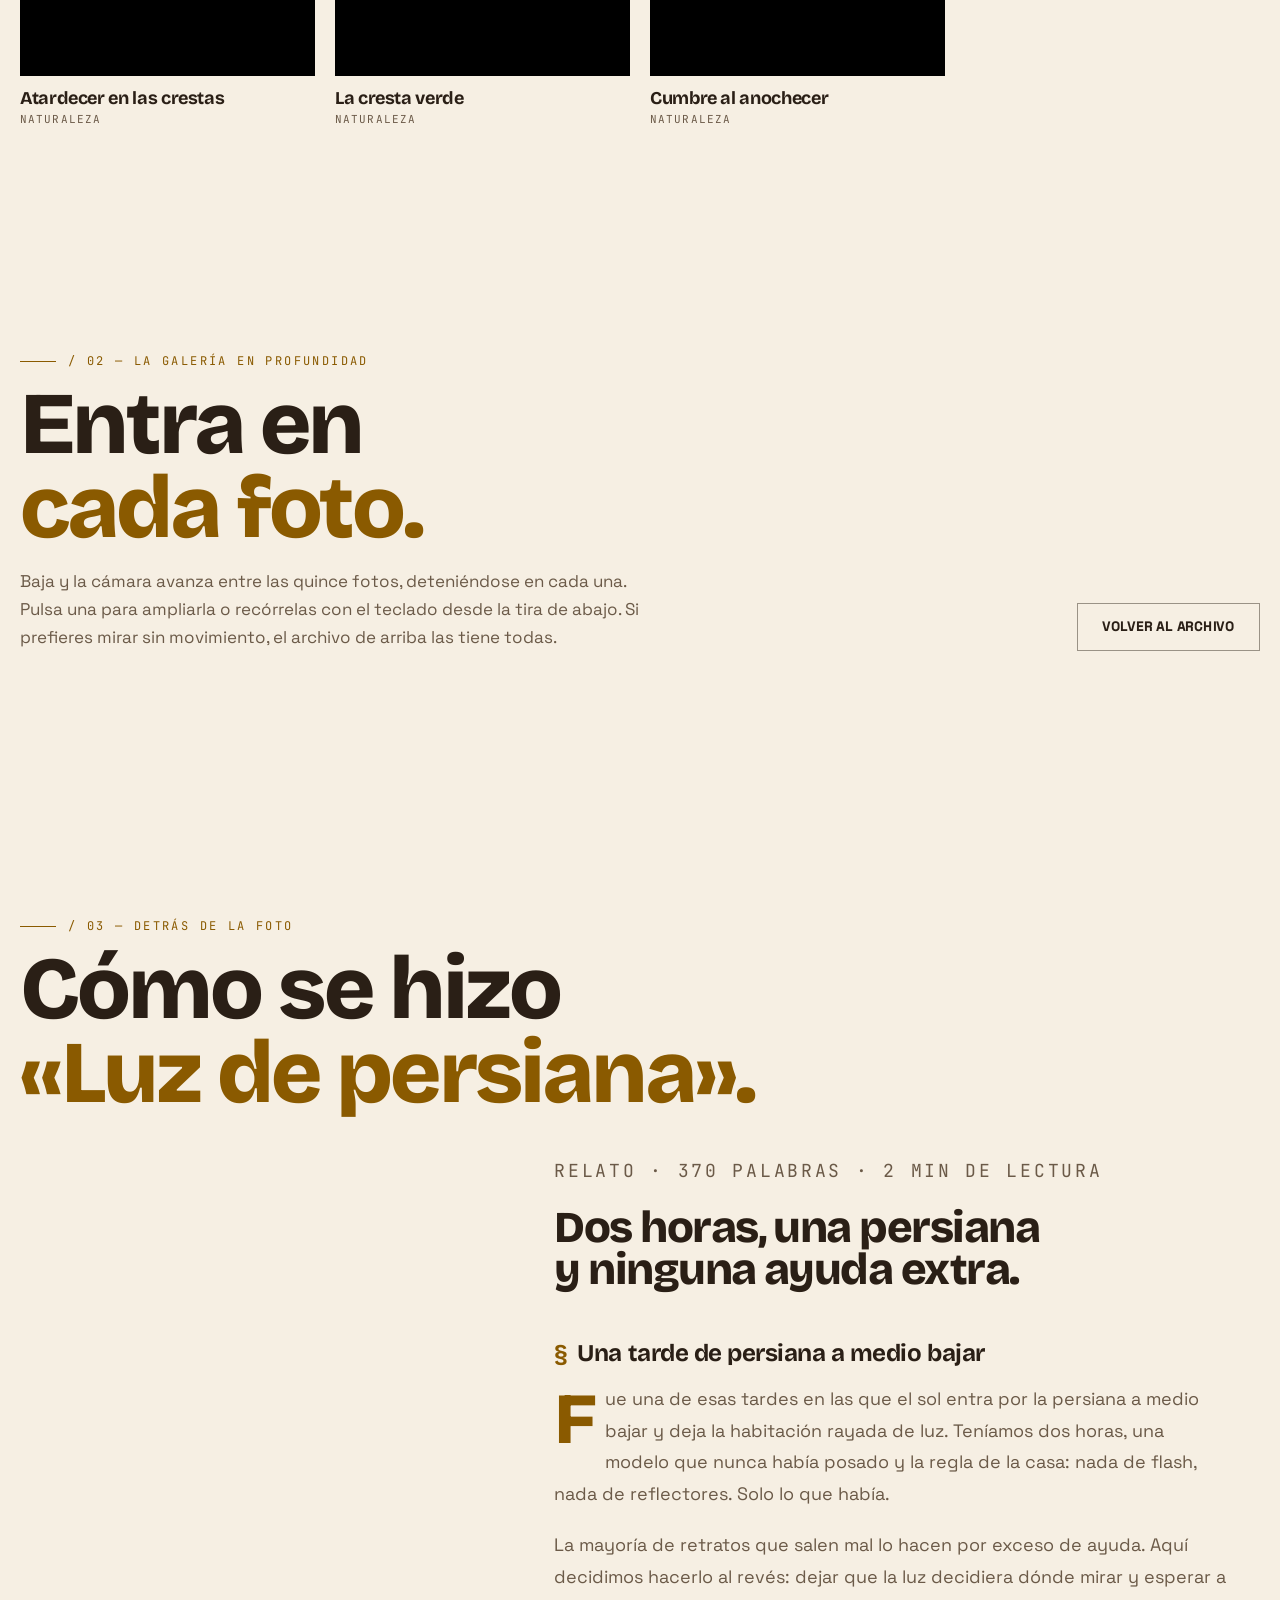
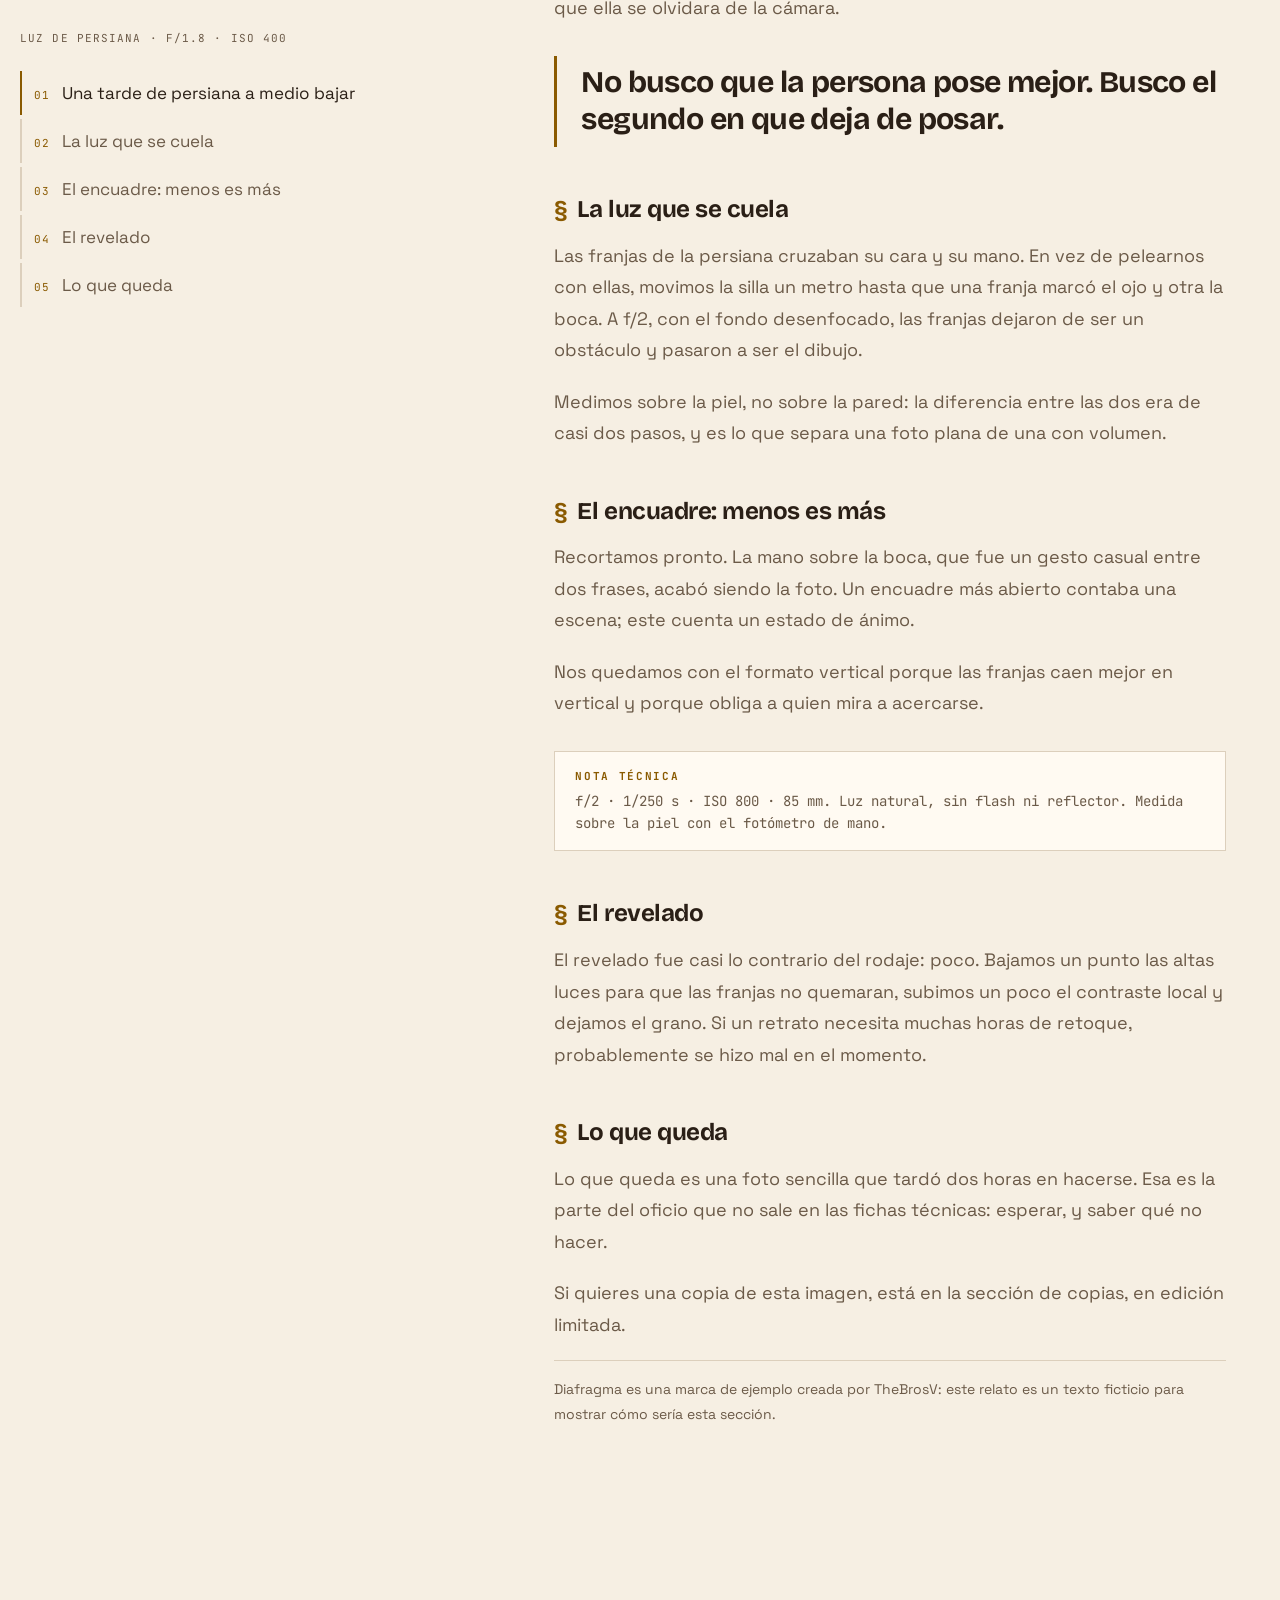
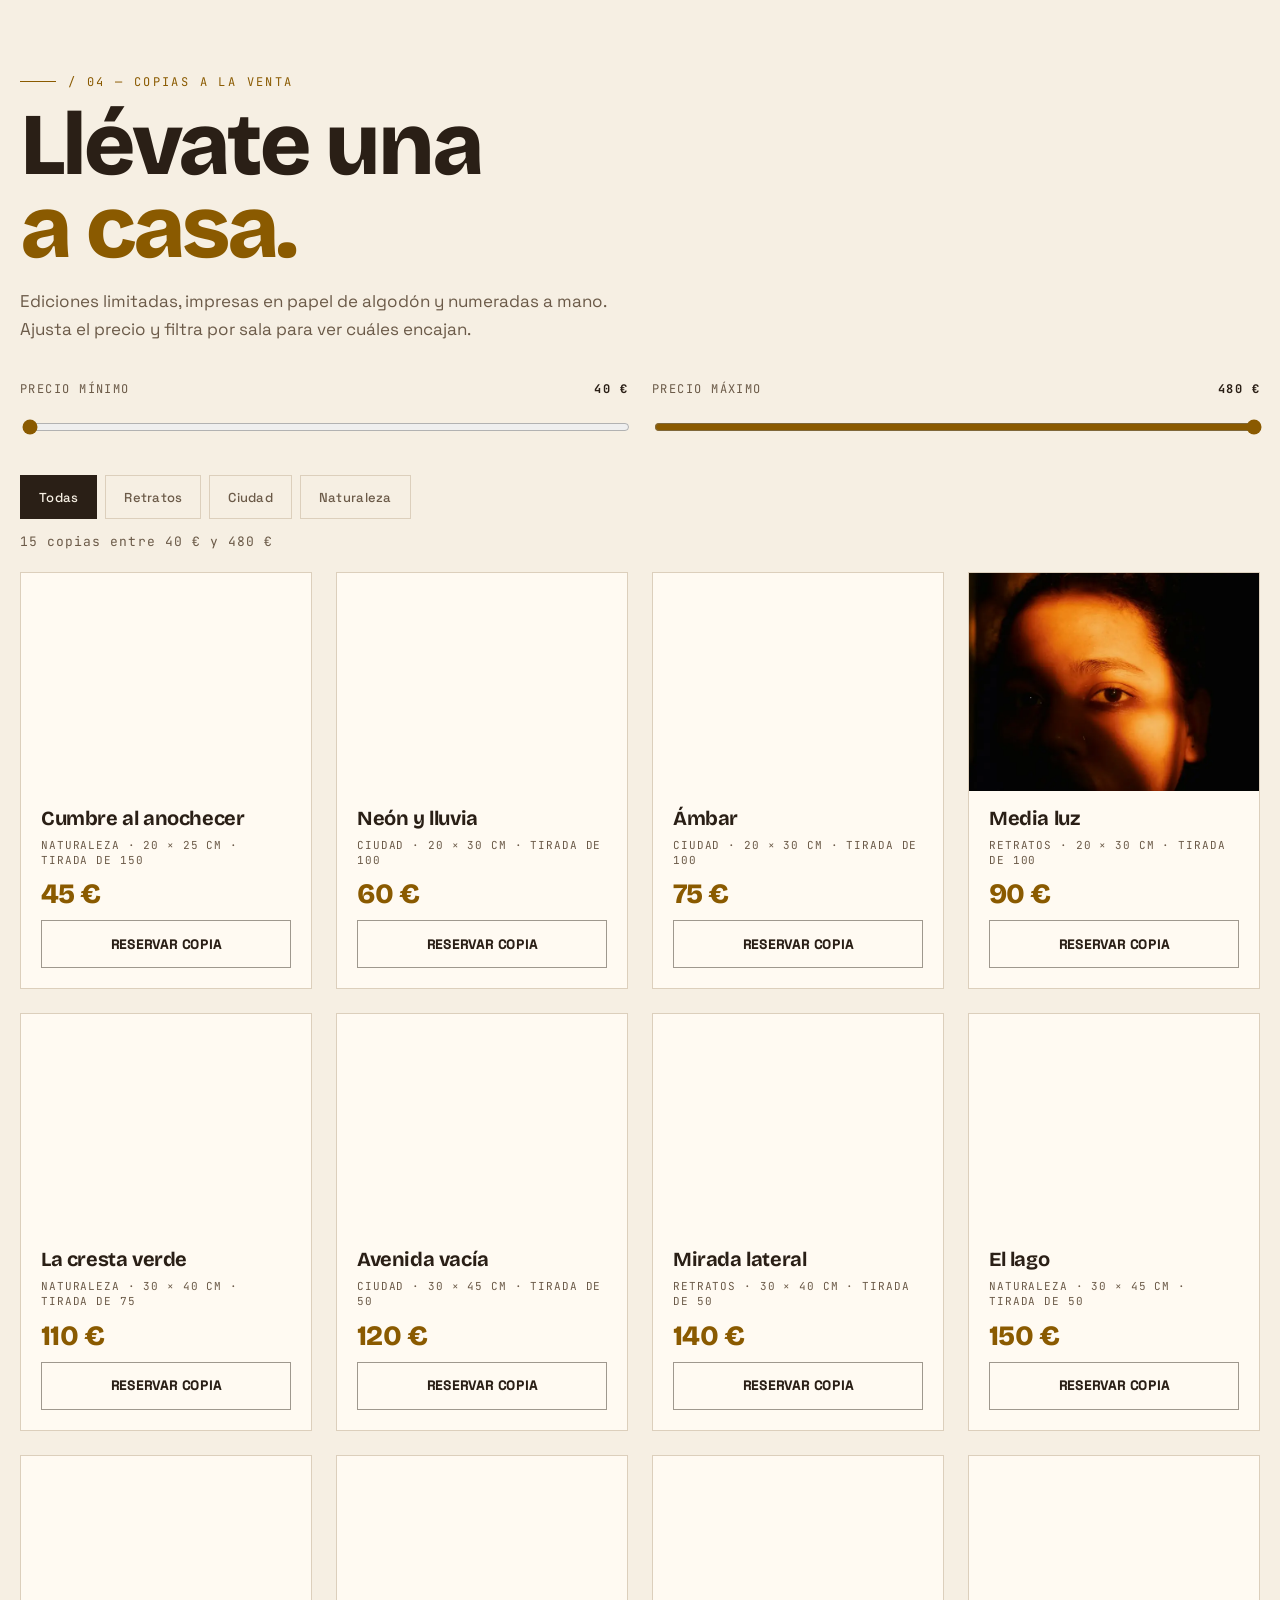
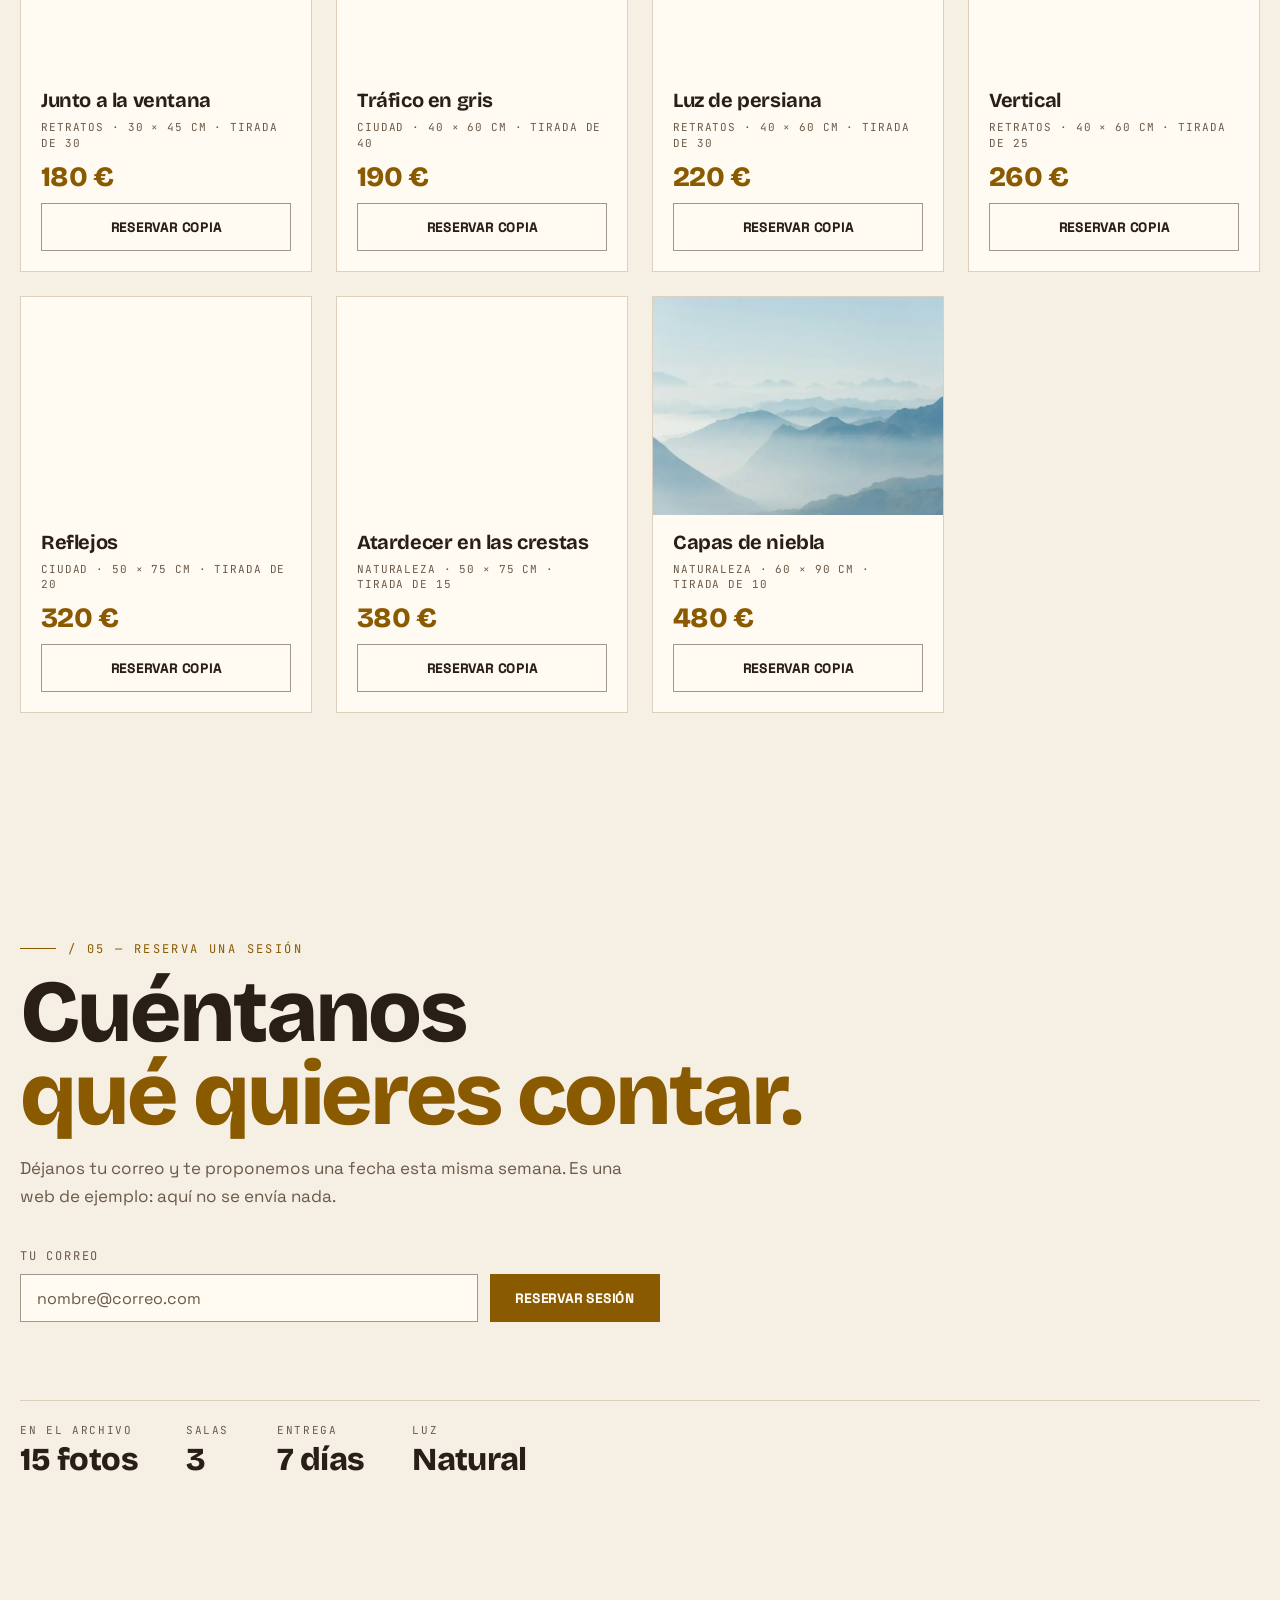
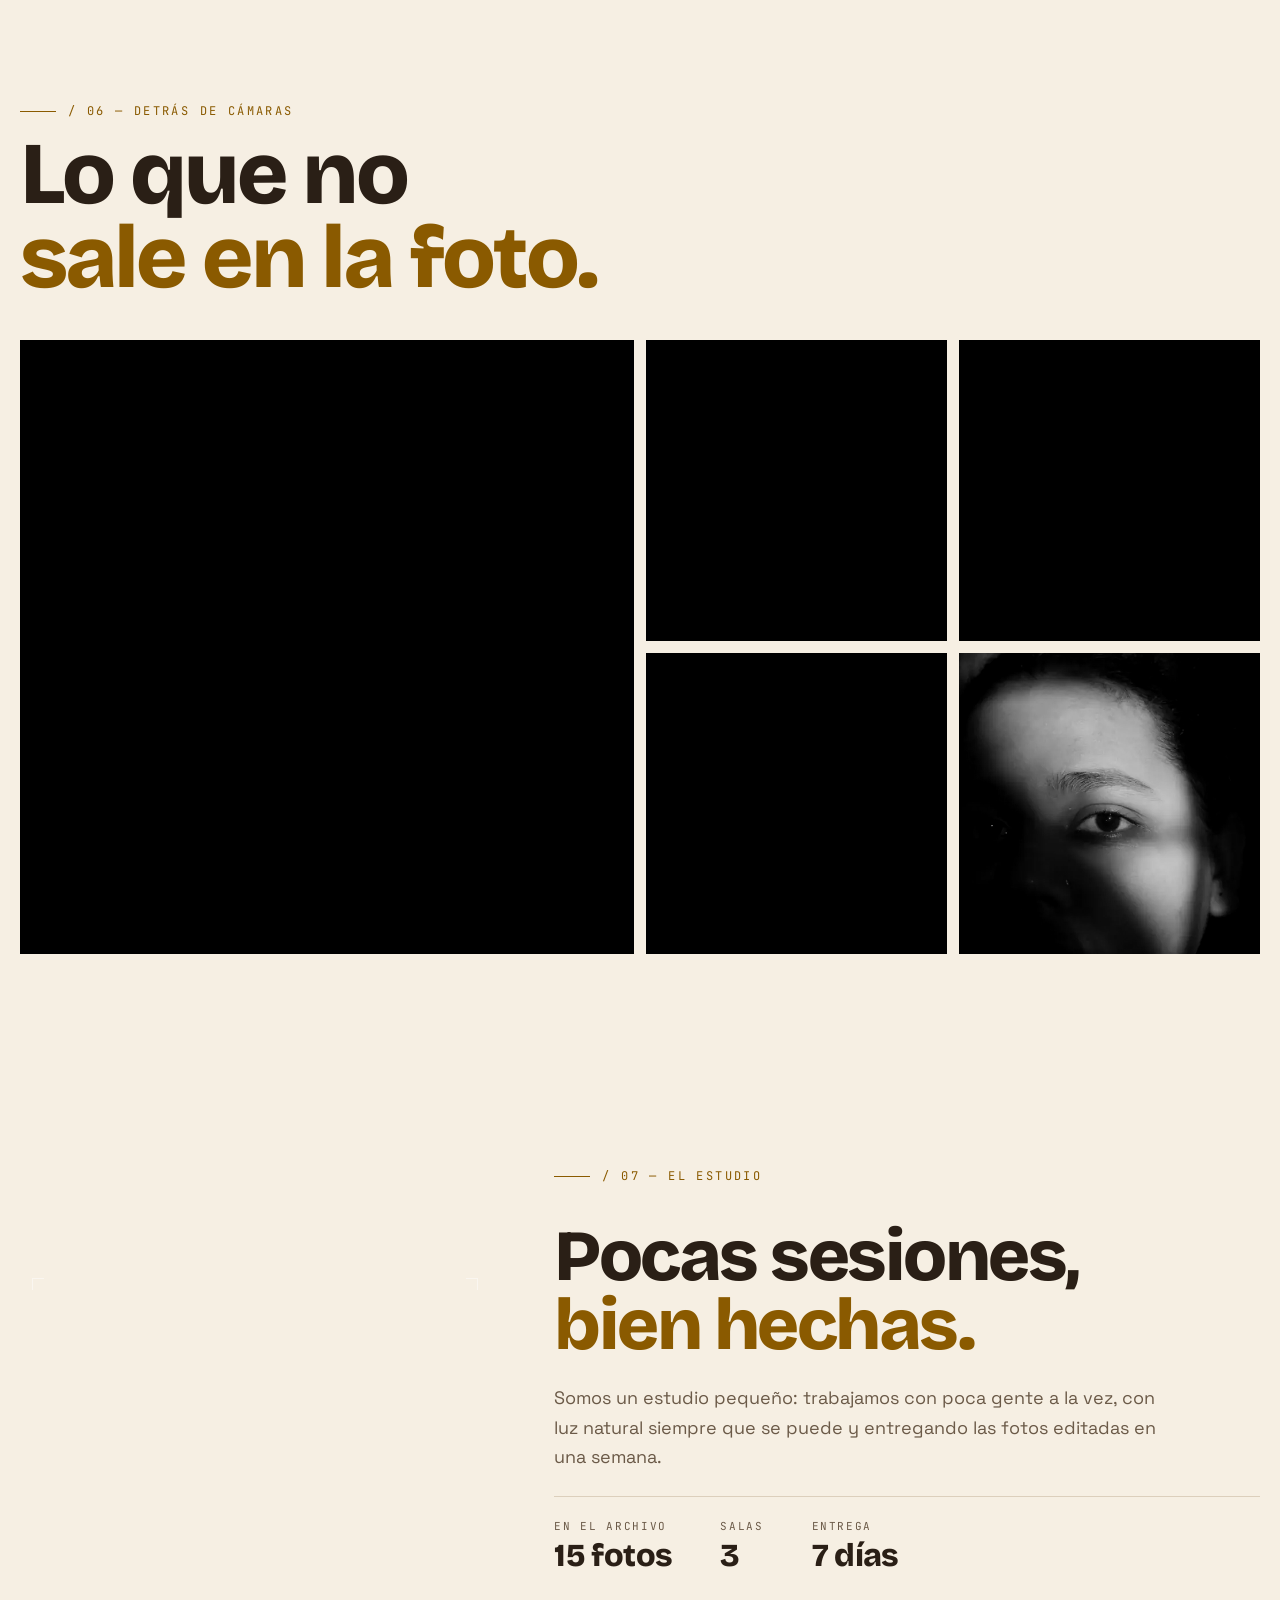
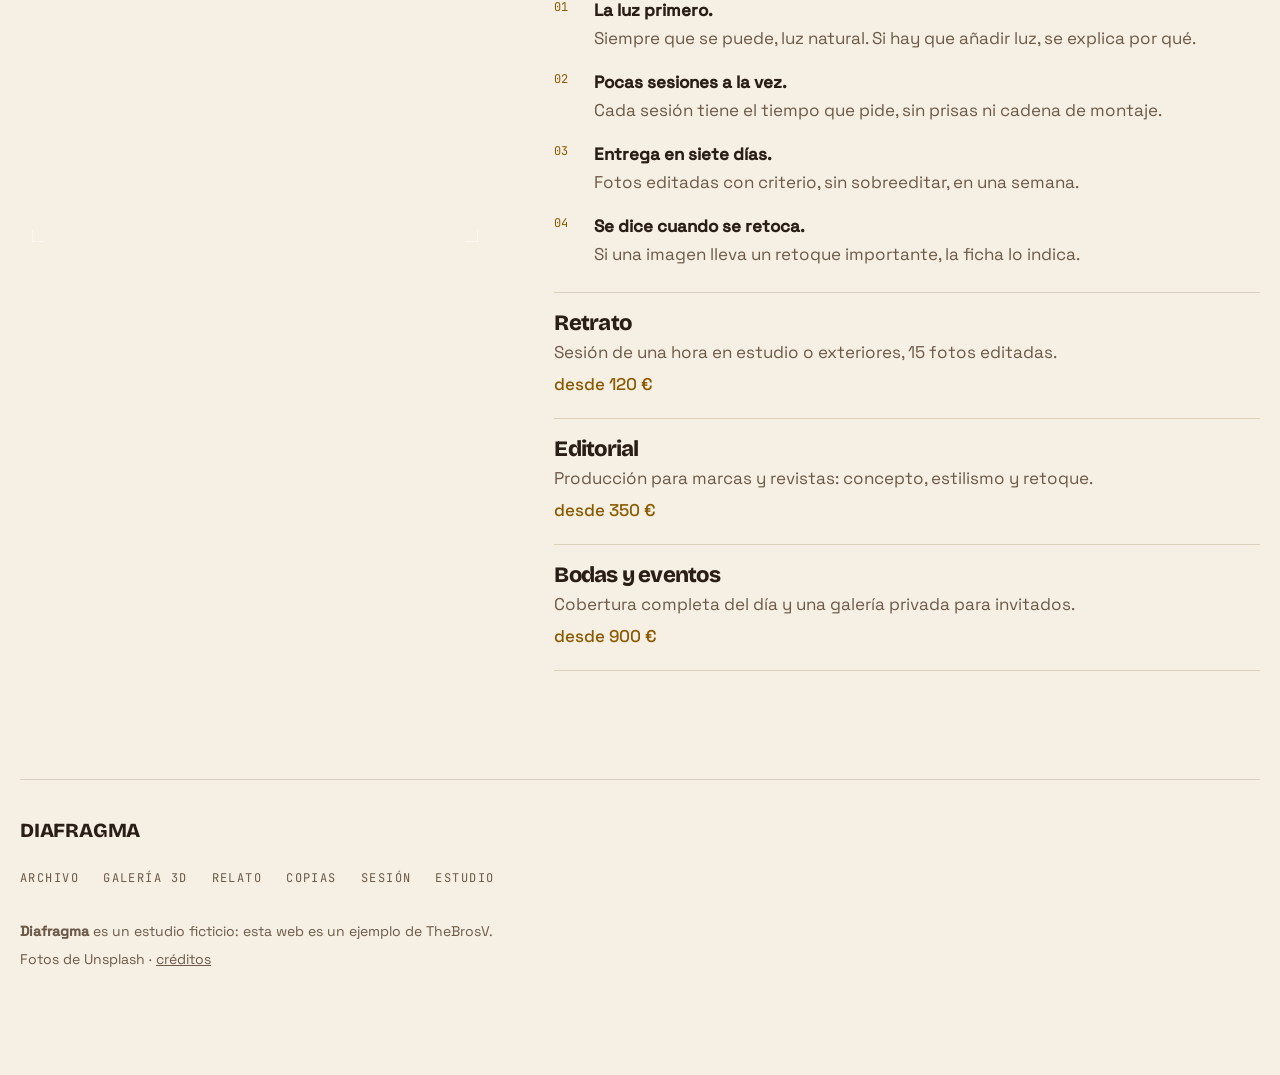
<file: diafragma-fotografia/index.html>
<!doctype html>
<html lang="es"><head><meta charset="utf-8"><meta name="viewport" content="width=device-width, initial-scale=1">
<title>Diafragma · Estudio de fotografía</title><meta http-equiv="refresh" content="0; url=fotografia/"></head>
<body><p><a href="fotografia/">Abrir Diafragma · Estudio de fotografía</a></p></body></html>
</file>
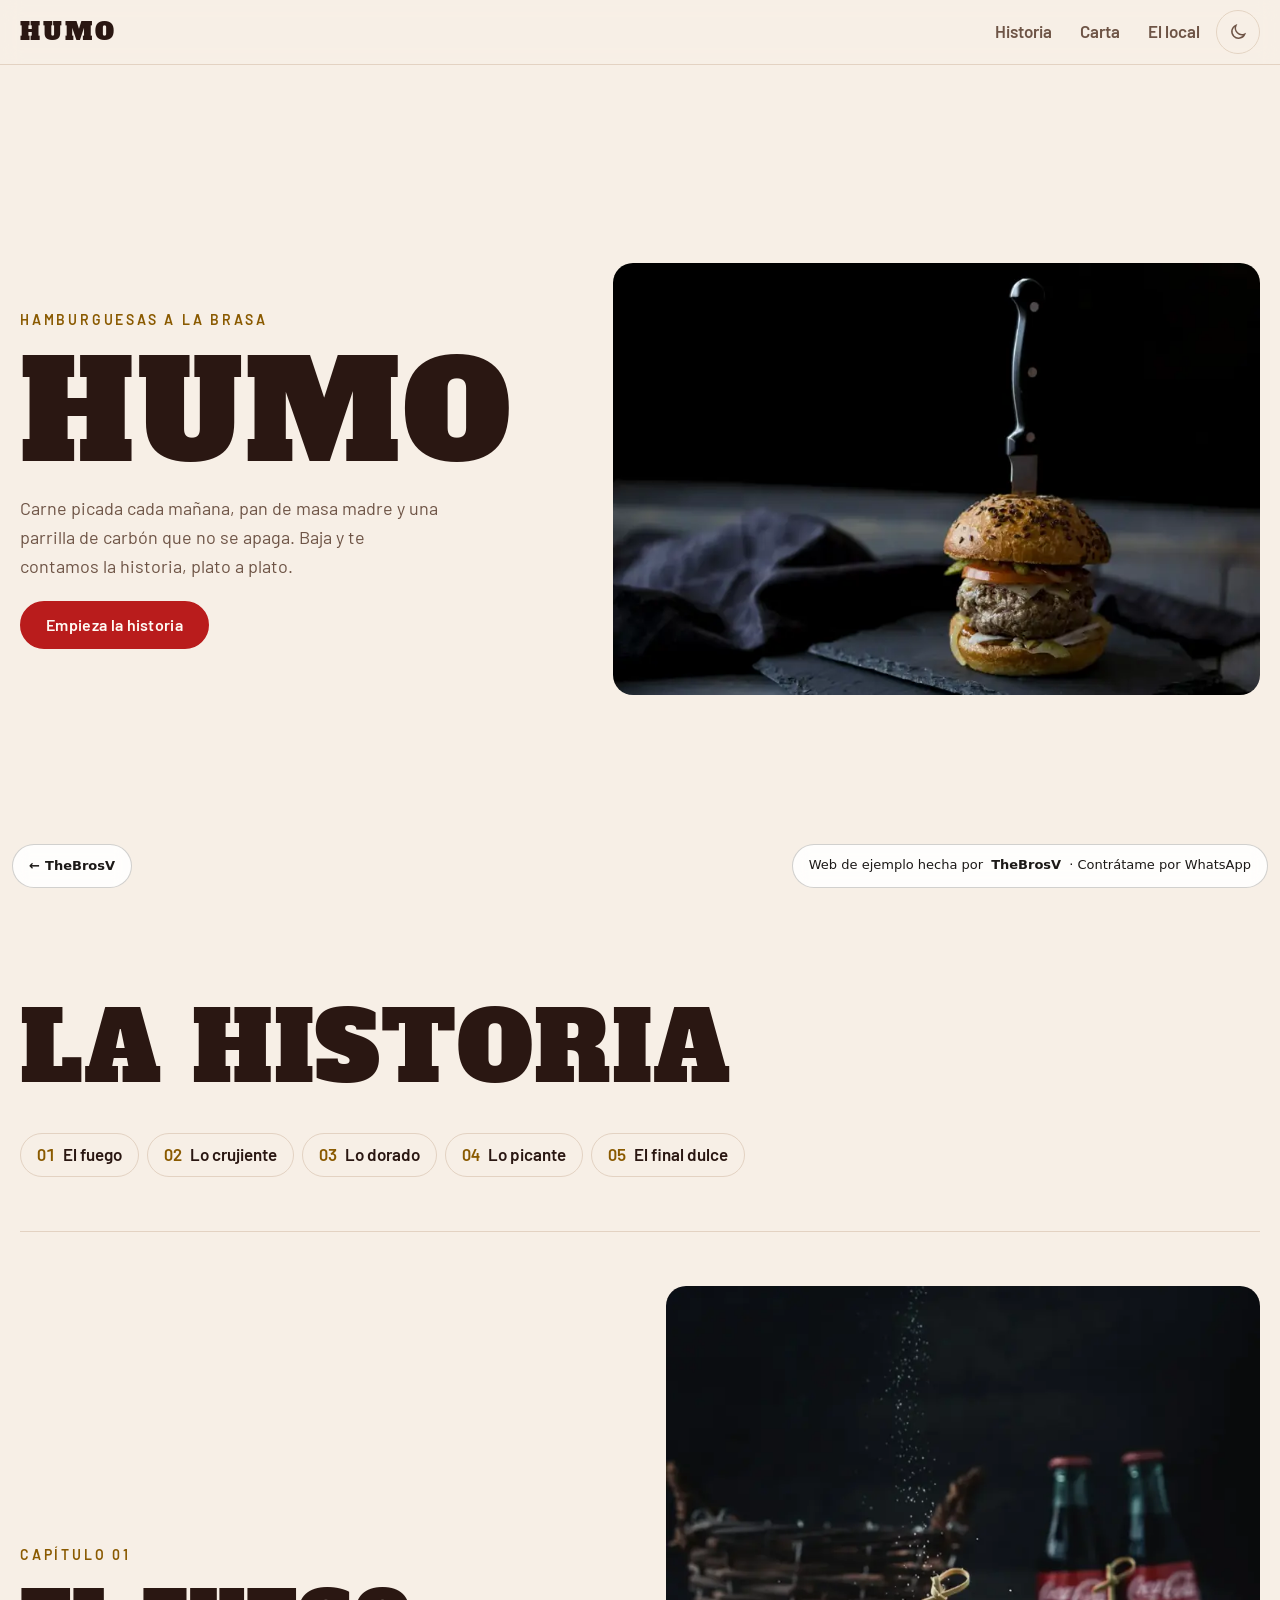
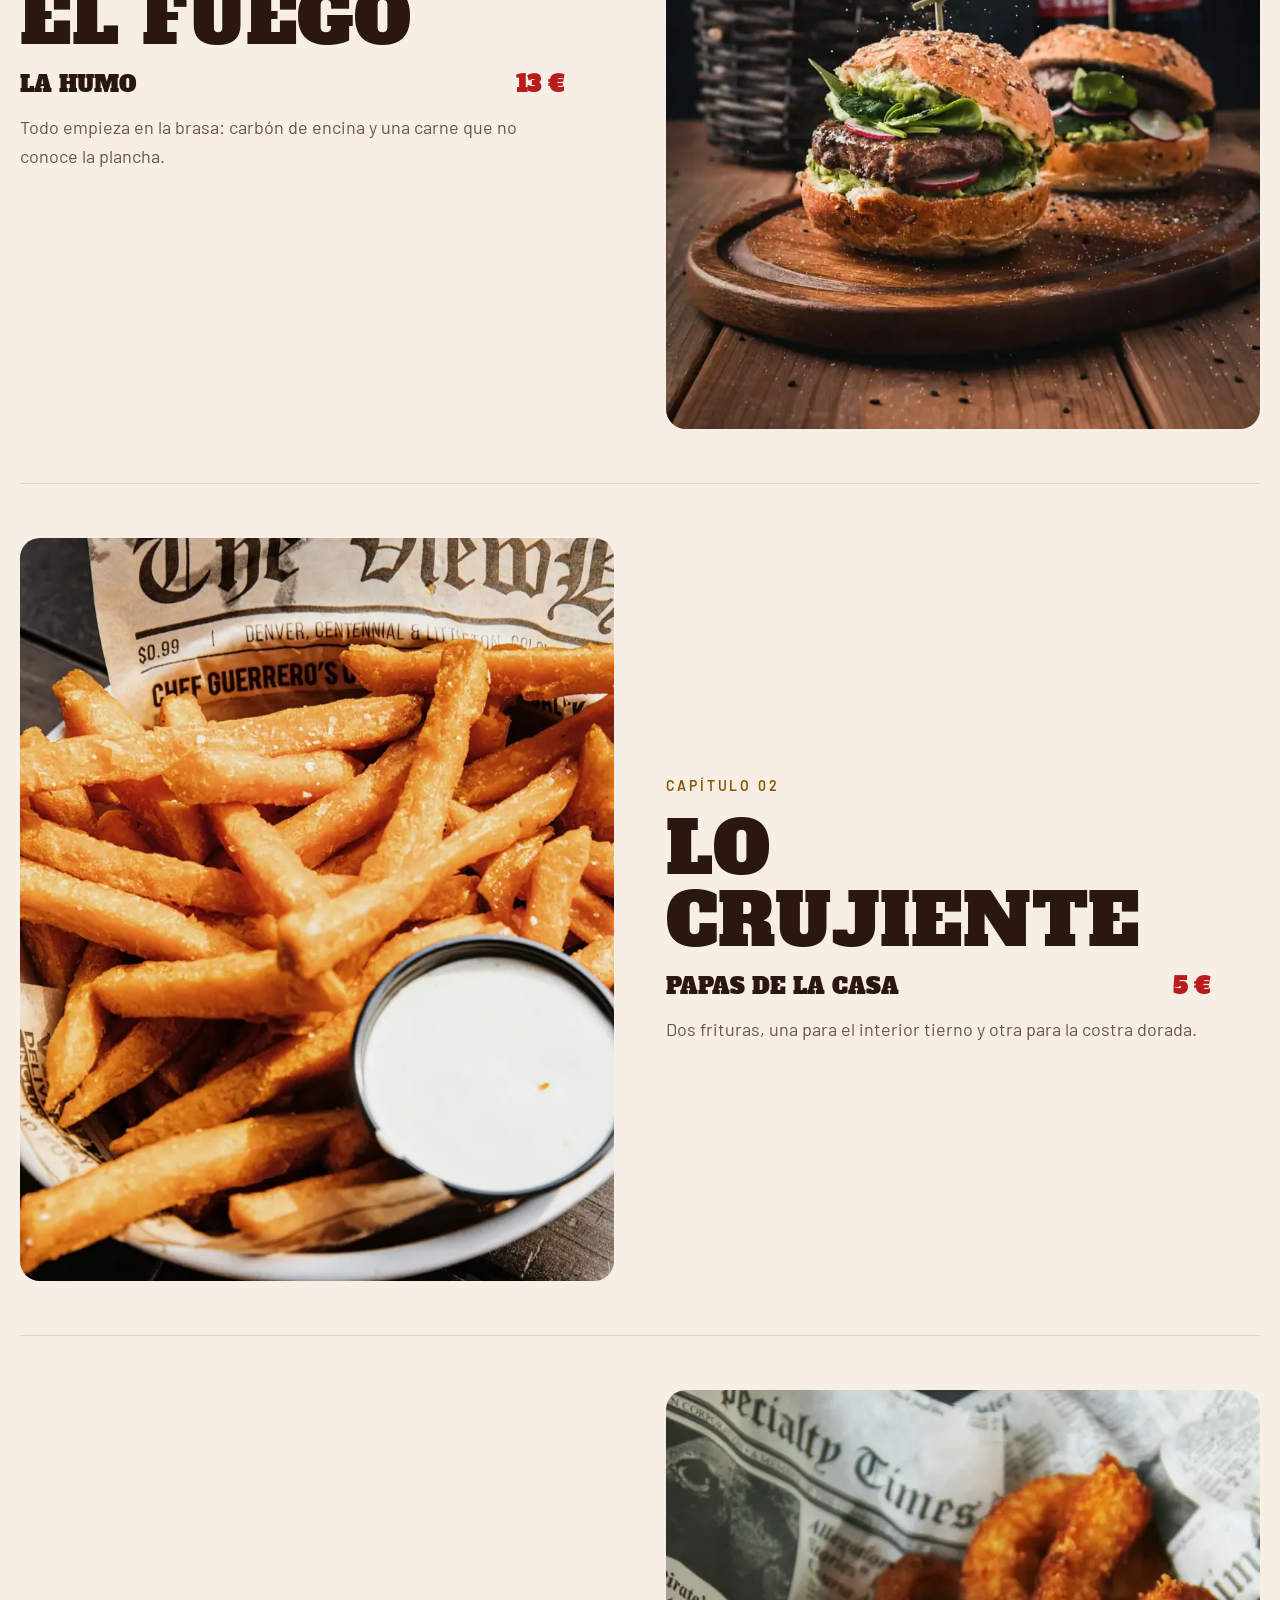
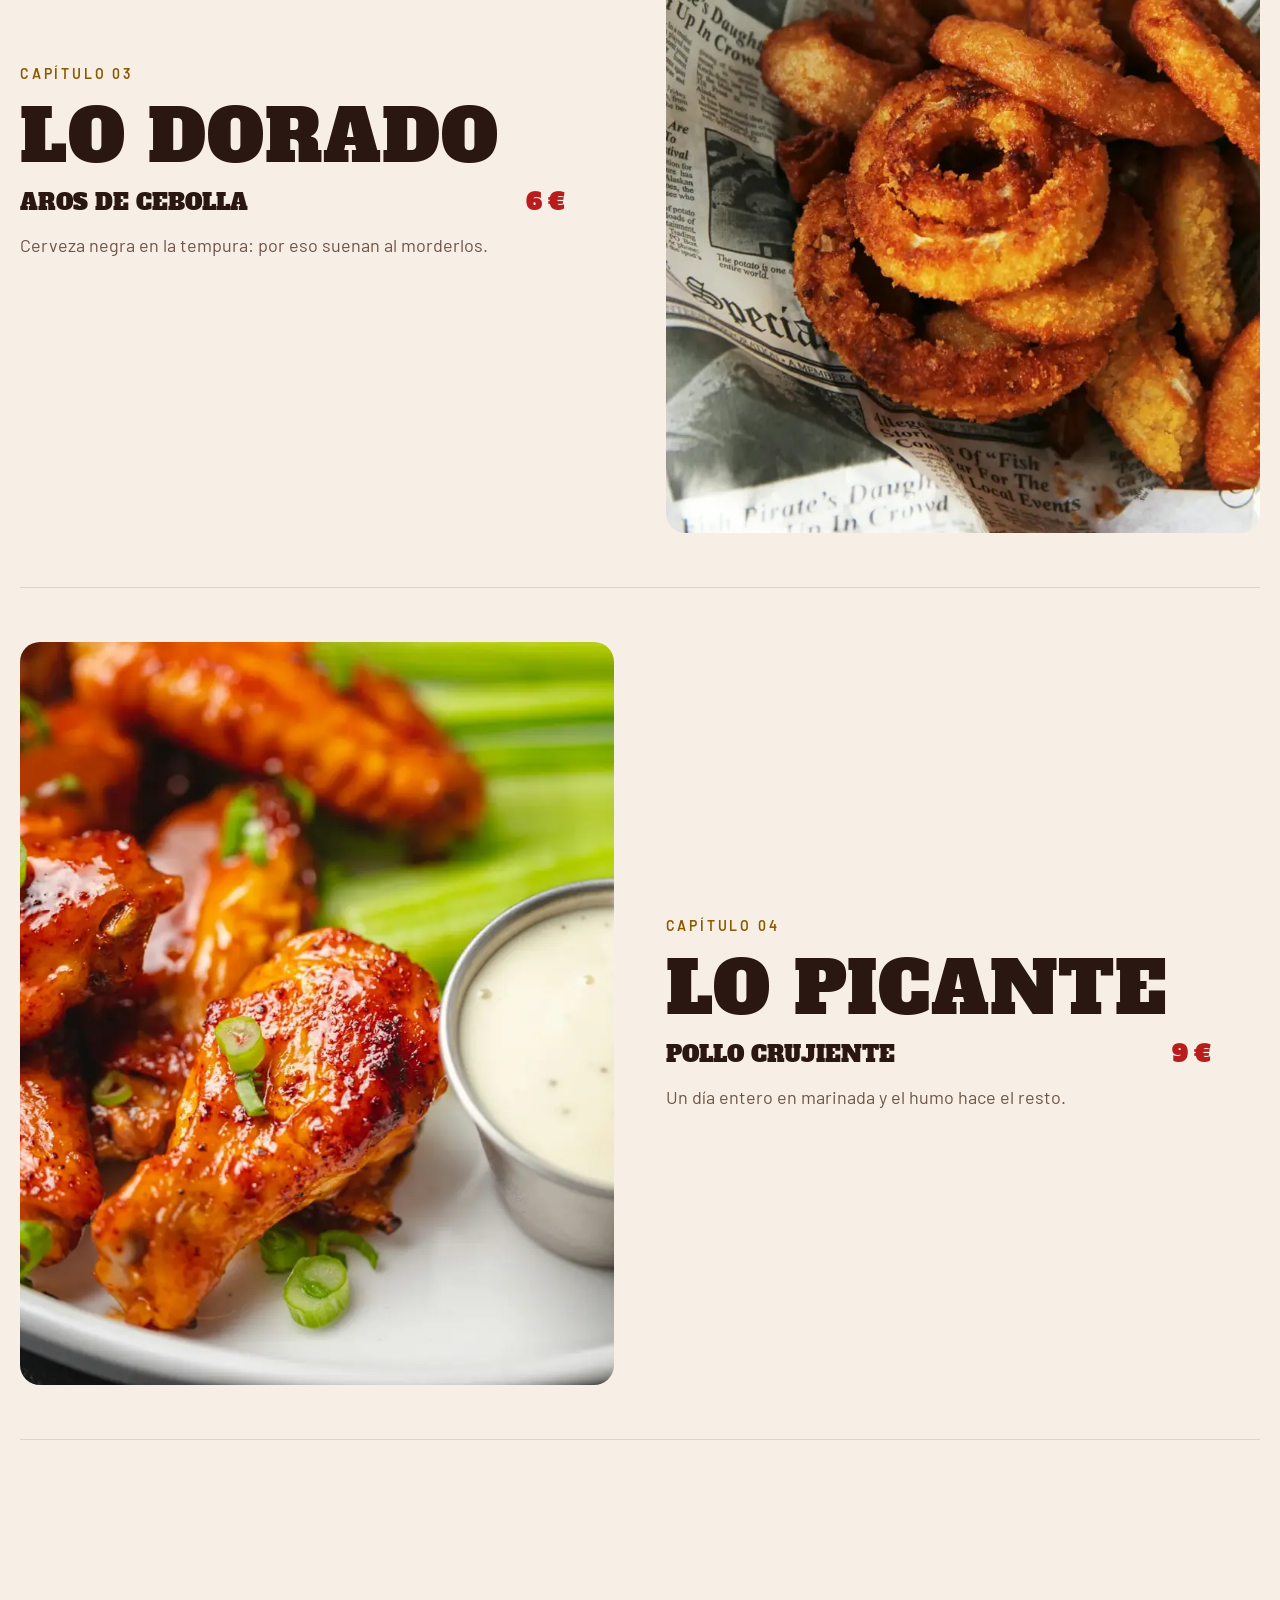
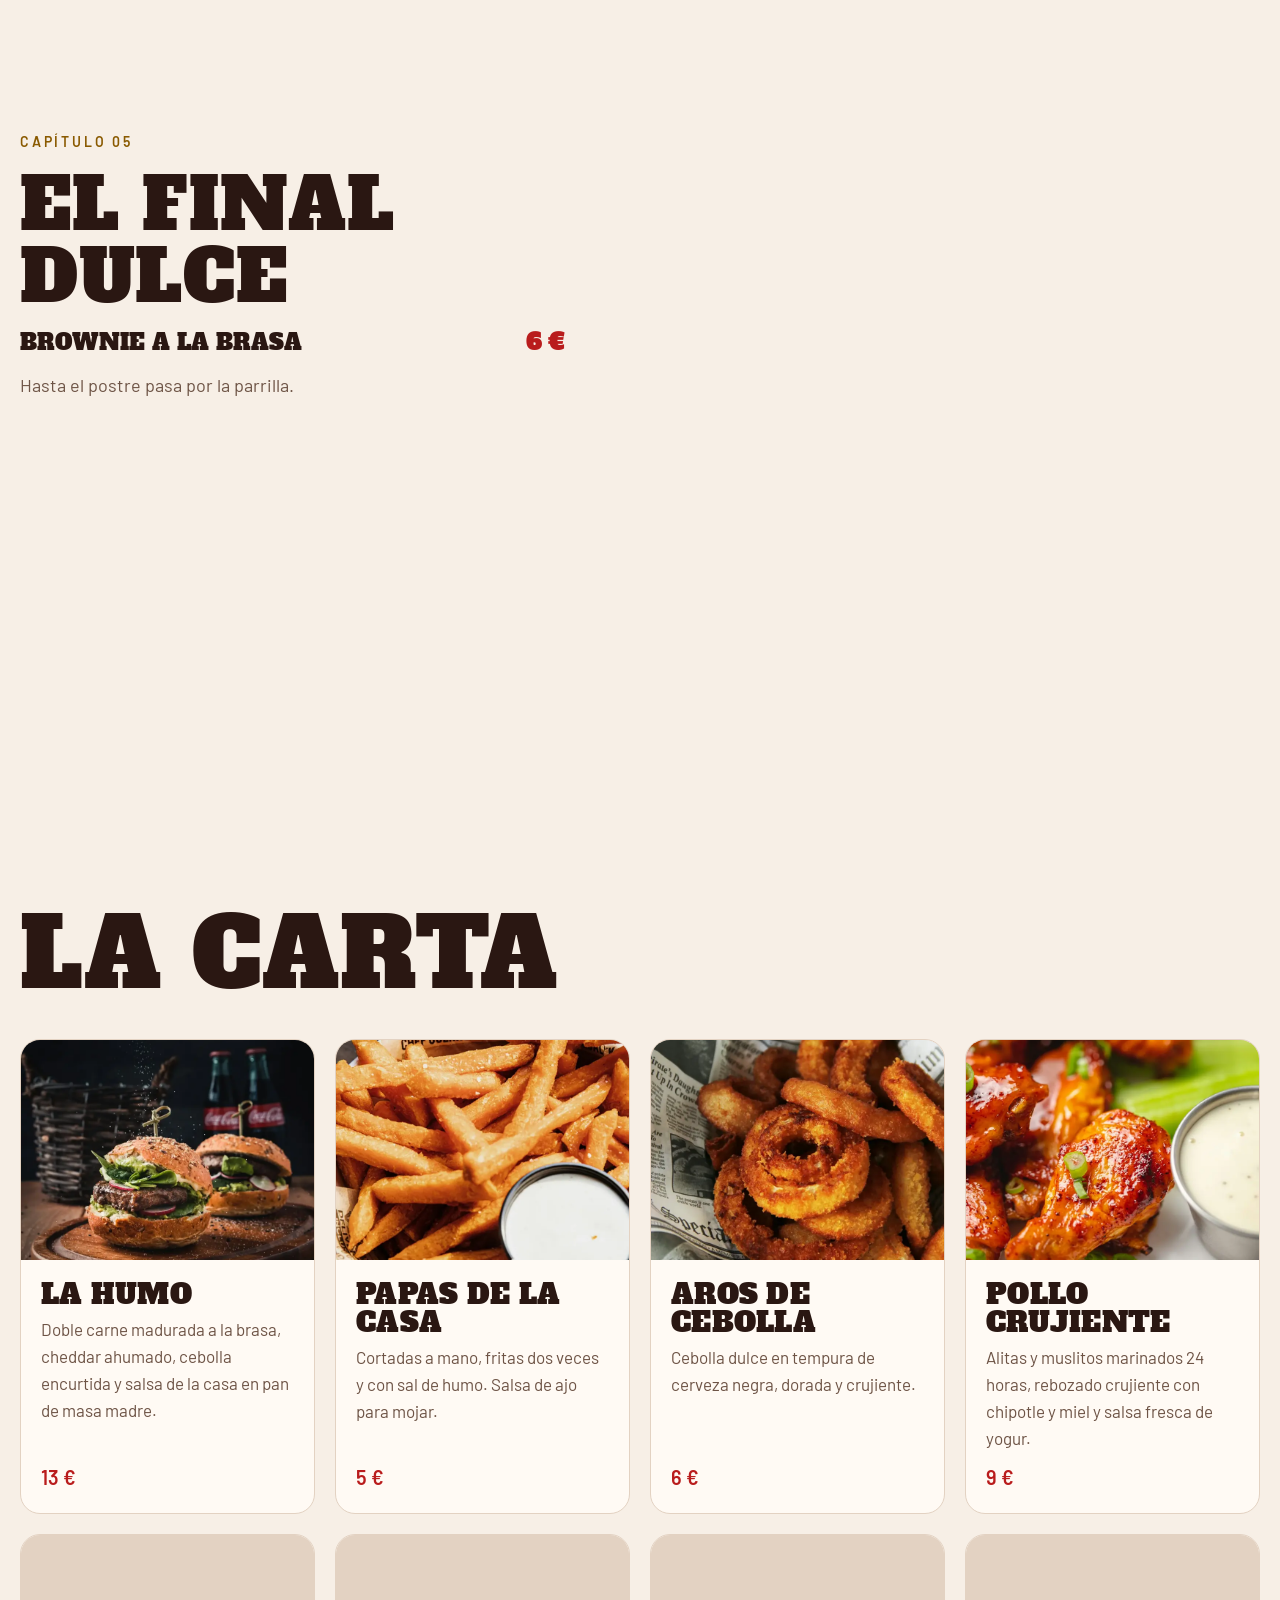
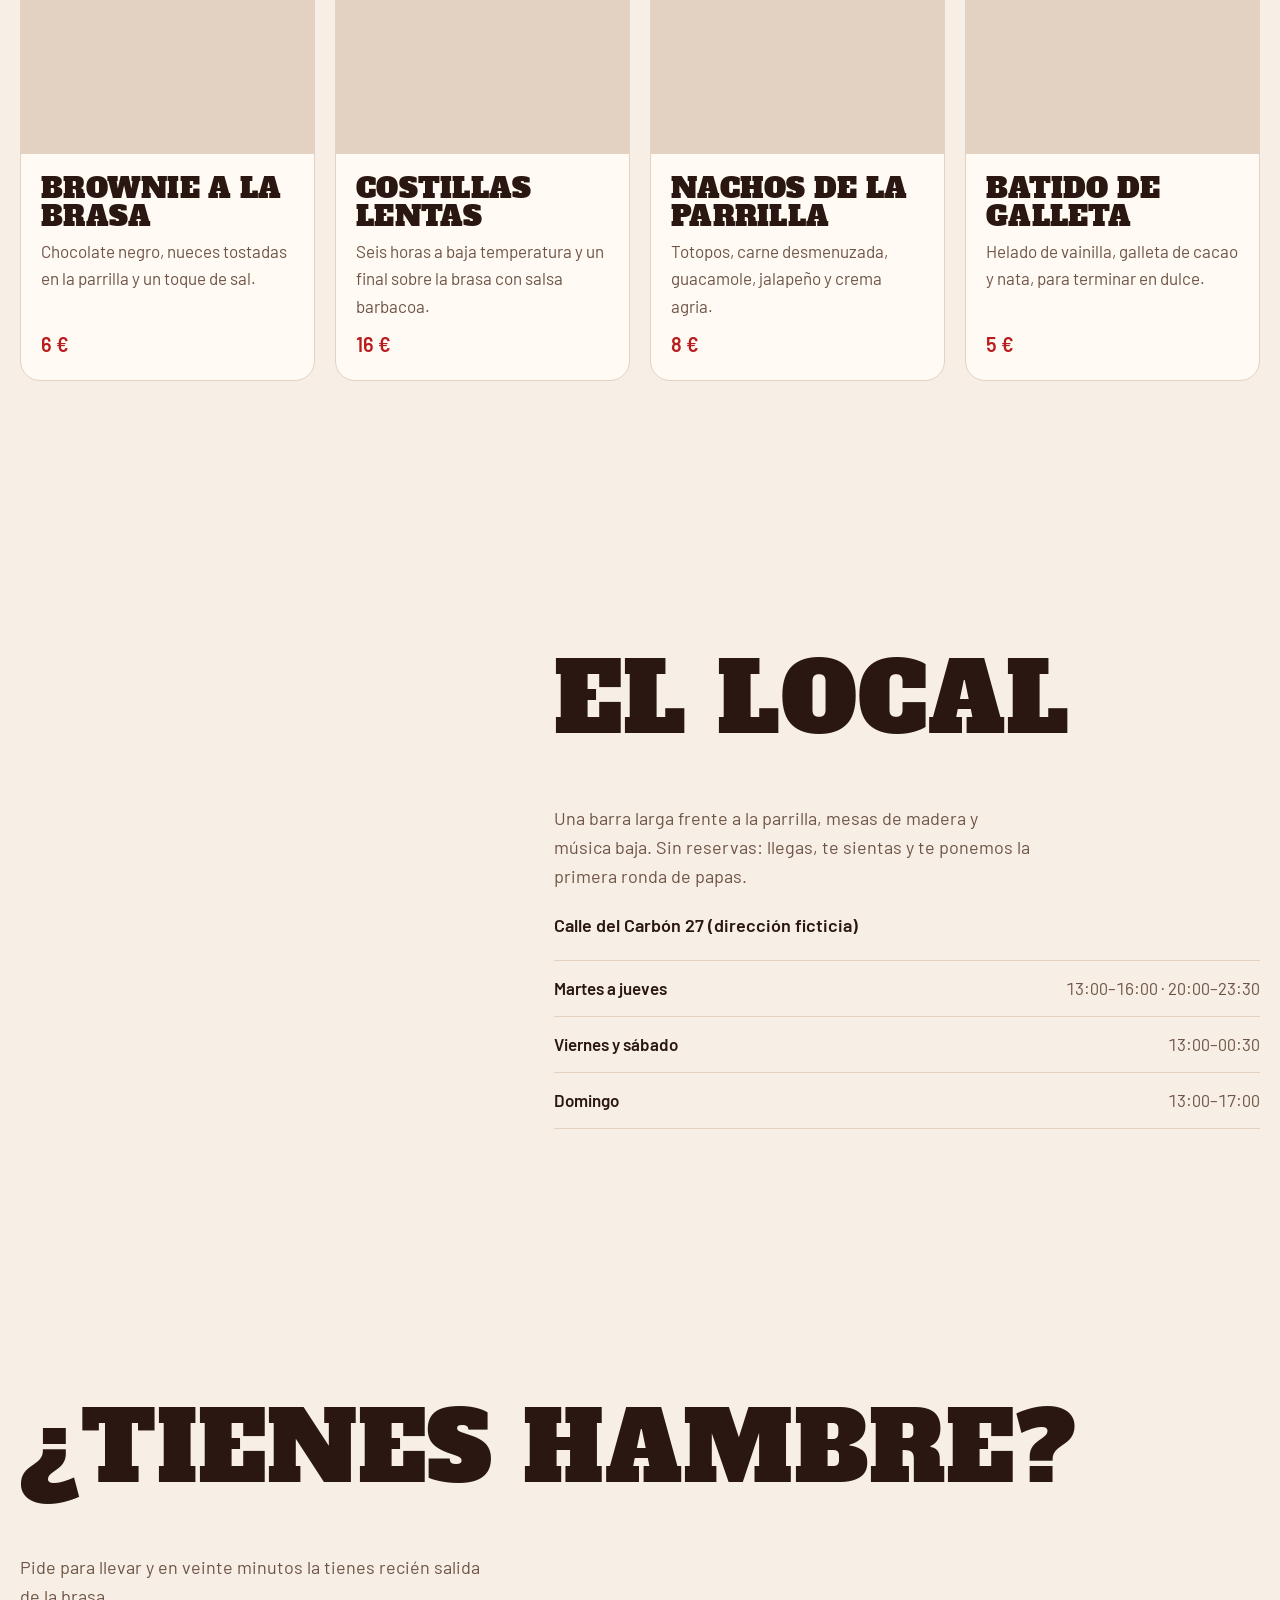
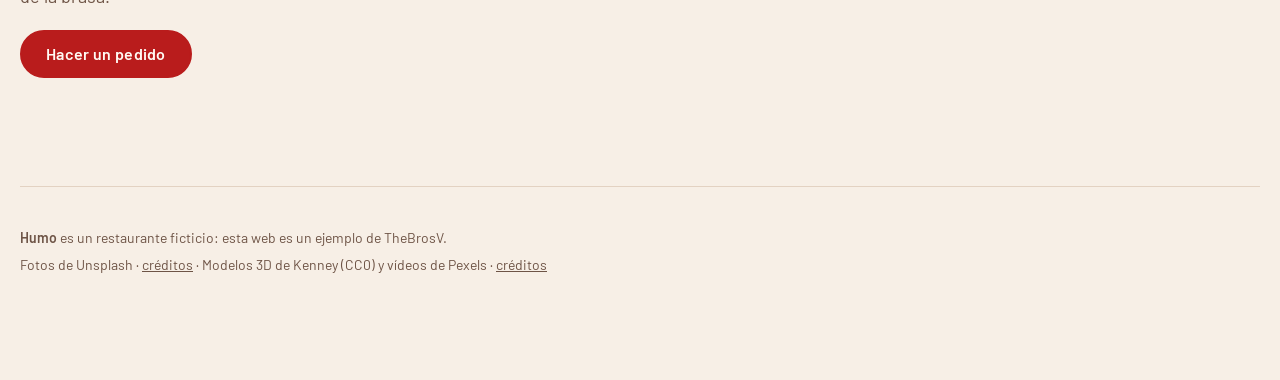
<file: humo-restaurante/index.html>
<!doctype html>
<html lang="es"><head><meta charset="utf-8"><meta name="viewport" content="width=device-width, initial-scale=1">
<title>Humo · Hamburguesería</title><meta http-equiv="refresh" content="0; url=restaurante/"></head>
<body><p><a href="restaurante/">Abrir Humo · Hamburguesería</a></p></body></html>
</file>
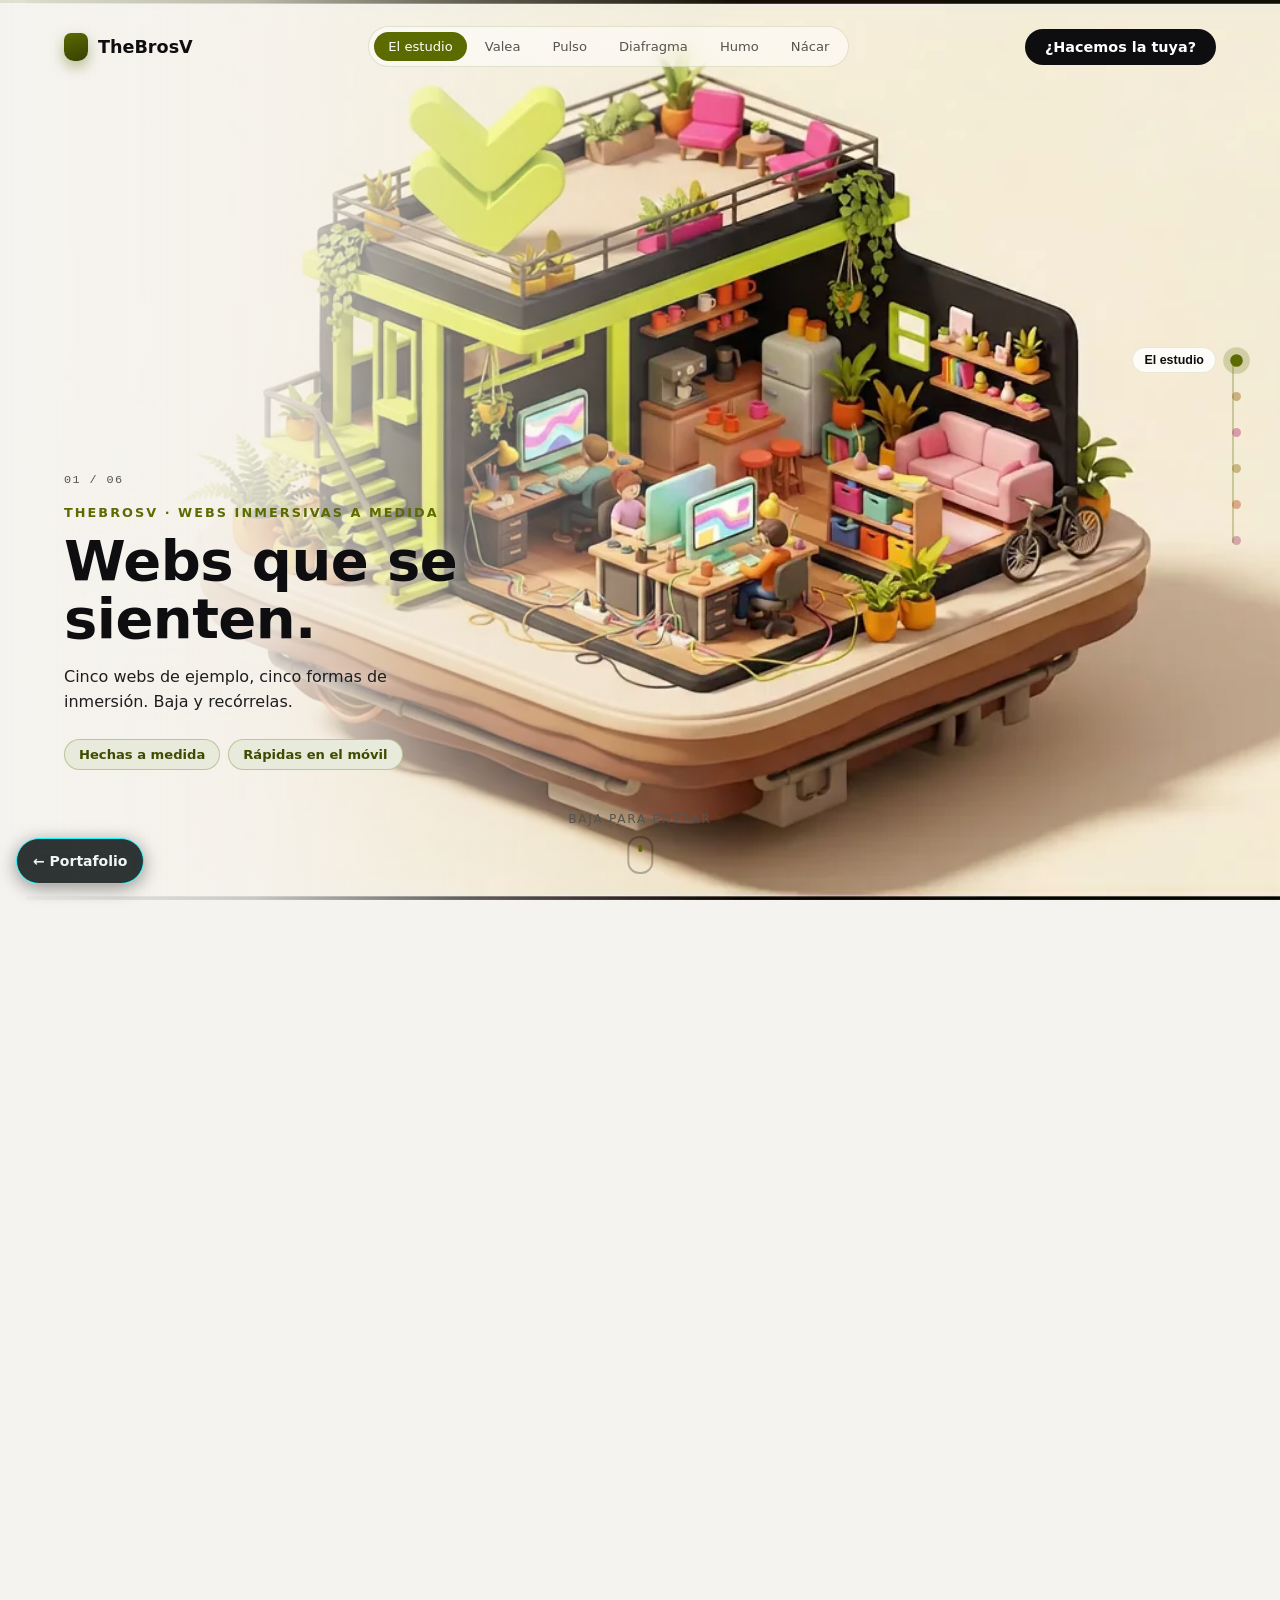
<file: mundo-scroll/index.html>
<!doctype html>
<html lang="es">
<head>
  <meta charset="utf-8" />
  <meta name="viewport" content="width=device-width, initial-scale=1, viewport-fit=cover" />
  <title>TheBrosV · El mundo de las webs que se sienten</title>
  <meta name="description" content="Baja y vuela por el mundo de TheBrosV: cinco webs de ejemplo, cinco formas de inmersión." />
  <style>
    /* Mismo fondo crema que las escenas generadas, tinta casi negra y la lima de TheBrosV. */
    :root, .sw-root {
      --sw-bg: #F5F3EF;
      --sw-ink: #0E0E10;
      --sw-ink-soft: #57534E;
      --sw-accent: #5B6B00;
    }
  </style>
</head>
<body>
  <div id="top"></div>
  <div id="world"></div>

  <script src="scrub-engine.js"></script>
  <script>
    // Acentos de cada obra oscurecidos para que el texto pequeño lea sobre el crema.
    mountScrollWorld(document.getElementById('world'), {
      brand: { name: 'TheBrosV', href: '#top' },
      cta: { label: '¿Hacemos la tuya?', href: 'https://wa.me/51924536653' },
      hint: 'baja para entrar',
      diveScroll: 2.0,
      connScroll: 1.4,
      follow: 0.85,
      preloadAll: true,
      sections: [
        {
          id: 'estudio', label: 'El estudio',
          still: 'assets/stills/escena-1.webp', clip: 'assets/vid/escena-1.mp4',
          accent: '#5B6B00', scroll: 2.4, linger: 0.3,
          eyebrow: 'TheBrosV · webs inmersivas a medida',
          title: 'Webs que se sienten.',
          body: 'Cinco webs de ejemplo, cinco formas de inmersión. Baja y recórrelas.',
          tags: ['Hechas a medida', 'Rápidas en el móvil'],
        },
        {
          id: 'valea', label: 'Valea',
          still: 'assets/stills/escena-2.webp', clip: 'assets/vid/escena-2.mp4',
          accent: '#8A5A00',
          eyebrow: 'Barbería · el ratón es el protagonista',
          title: 'Una luz que te sigue.',
          body: 'Un haz de luz sigue al cursor y descubre la barbería.',
          tags: ['Luz que sigue al cursor', 'Antes y después'],
        },
        {
          id: 'pulso', label: 'Pulso',
          still: 'assets/stills/escena-3.webp', clip: 'assets/vid/escena-3.mp4',
          accent: '#B0256F',
          eyebrow: 'Agencia de marketing · fondos que reaccionan',
          title: 'Tu marca, con pulso.',
          body: 'Ondas y color que responden al ratón y a cada capítulo.',
          tags: ['Fondo vivo', 'Cifras que laten'],
        },
        {
          id: 'diafragma', label: 'Diafragma',
          still: 'assets/stills/escena-4.webp', clip: 'assets/vid/escena-4.mp4',
          accent: '#8A6400',
          eyebrow: 'Estudio de fotografía · galería en profundidad',
          title: 'Cada foto, su momento.',
          body: 'La cámara avanza entre las fotos y el fondo toma su color.',
          tags: ['Galería 3D', 'Visor ampliado'],
        },
        {
          id: 'humo', label: 'Humo',
          still: 'assets/stills/escena-5.webp', clip: 'assets/vid/escena-5.mp4',
          accent: '#B4441A',
          eyebrow: 'Hamburguesería · historia 3D con el scroll',
          title: 'Se cuenta bajando.',
          body: 'Cada plato gira entre brasas mientras se cuenta su capítulo.',
          tags: ['Platos en 3D', 'Carta con vídeo'],
        },
        {
          id: 'nacar', label: 'Nácar',
          still: 'assets/stills/escena-6.webp', clip: 'assets/vid/escena-6.mp4',
          accent: '#A3446A', scroll: 2.4, linger: 0.35,
          eyebrow: 'Clínica dental · un mundo de partículas',
          title: '¿Hacemos la tuya?',
          body: 'Cuéntame tu negocio y te propongo una web que se recuerde. Respondo en menos de un día.',
          tags: ['Partículas que dibujan', 'Claro y oscuro'],
          cta: { primary: { label: 'Cuéntame tu negocio', href: 'https://wa.me/51924536653' },
                 secondary: { label: 'Ver el portafolio', href: '../' } },
        },
      ],
      connectors: [
        'assets/vid/empalme-1.mp4',
        'assets/vid/empalme-2.mp4',
        'assets/vid/empalme-3.mp4',
        'assets/vid/empalme-4.mp4',
        'assets/vid/empalme-5.mp4',
      ],
    });
  </script>
<!-- retorno-portafolio -->
<style>
#volver-portafolio{position:fixed;left:16px;bottom:16px;z-index:2147483647;display:inline-flex;align-items:center;gap:8px;min-height:44px;padding:0 16px;border-radius:99px;background:rgba(3,10,12,.82);color:#eff6f7;border:1.5px solid #22f7ff;font:600 14px/1 system-ui,-apple-system,"Segoe UI",sans-serif;text-decoration:none;-webkit-backdrop-filter:blur(10px);backdrop-filter:blur(10px);box-shadow:0 4px 18px rgba(0,0,0,.4);transition:background .15s,color .15s}
#volver-portafolio:hover{background:#22f7ff;color:#030a0c}
#volver-portafolio:focus-visible{outline:3px solid #ff3899;outline-offset:3px}
</style>
<a id="volver-portafolio" href="../" aria-label="Volver al portafolio">← Portafolio</a>
<!-- /retorno-portafolio -->
</body>
</html>
</file>
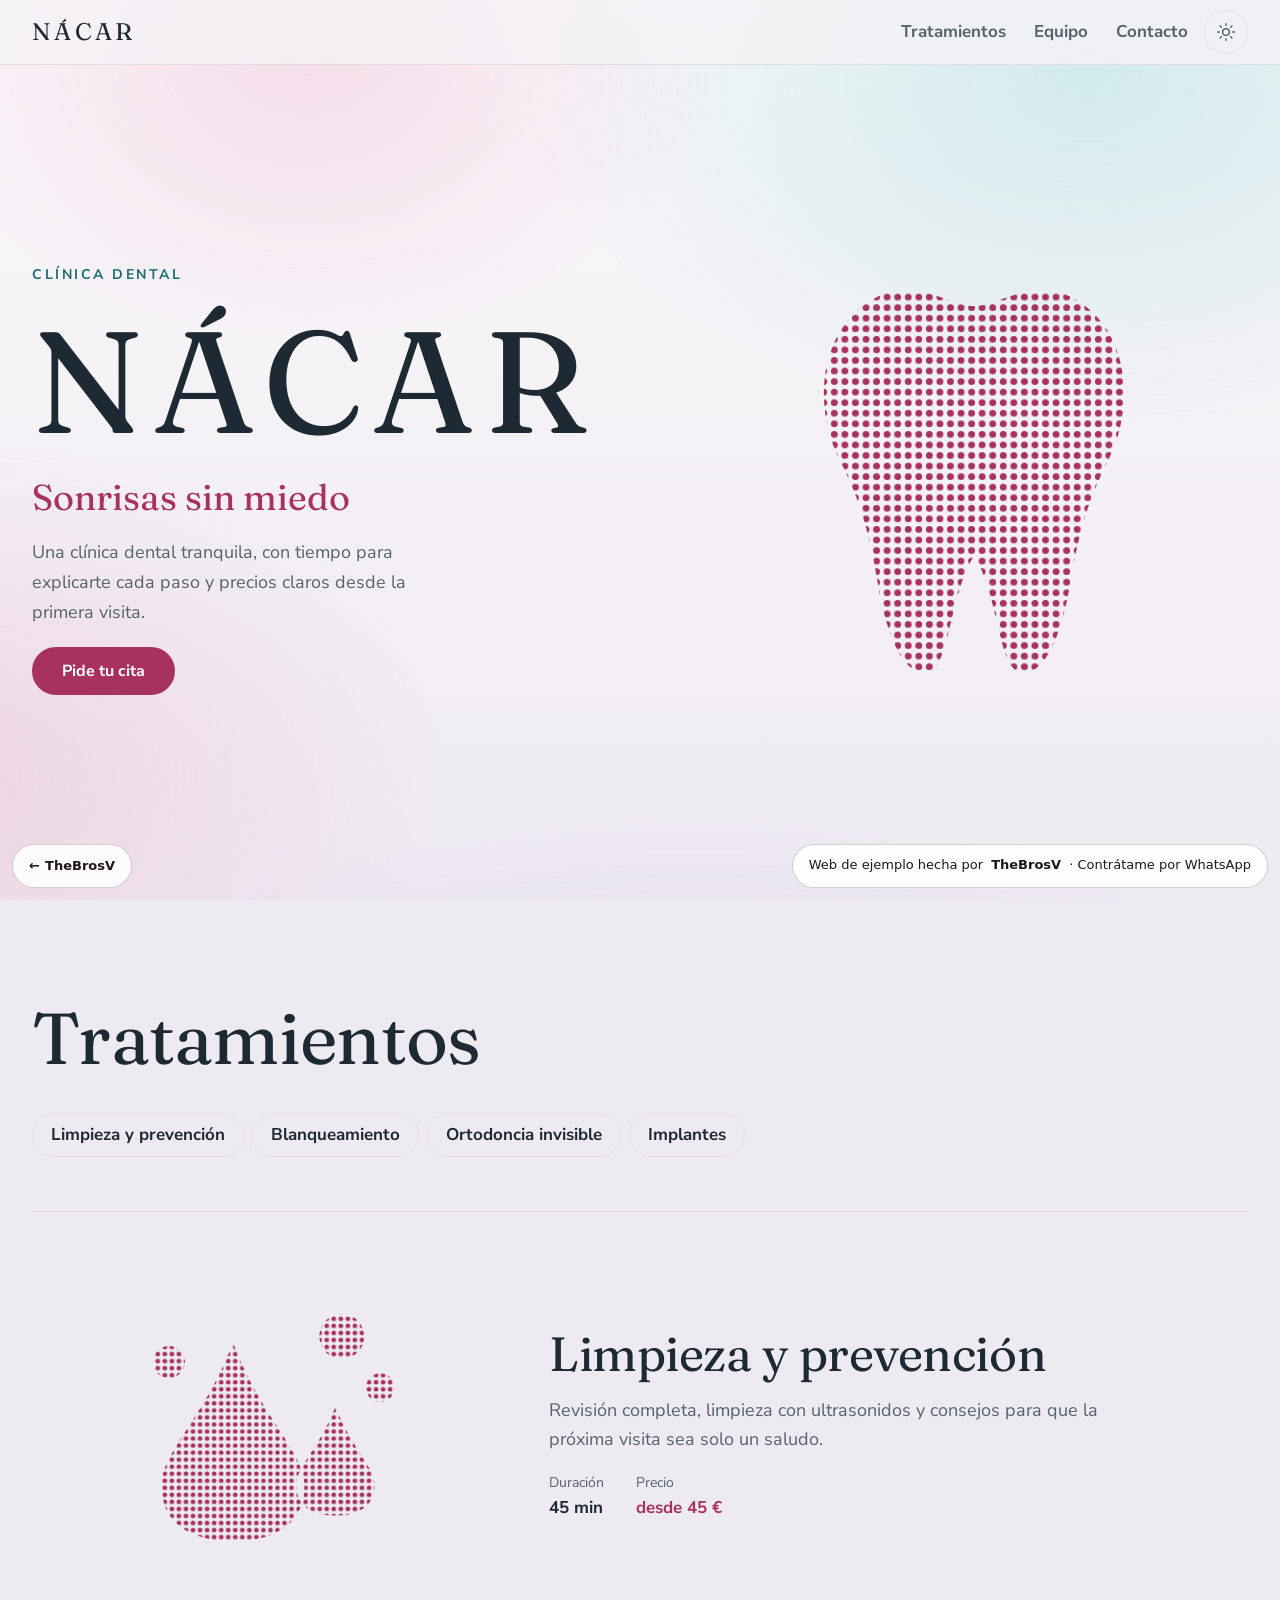
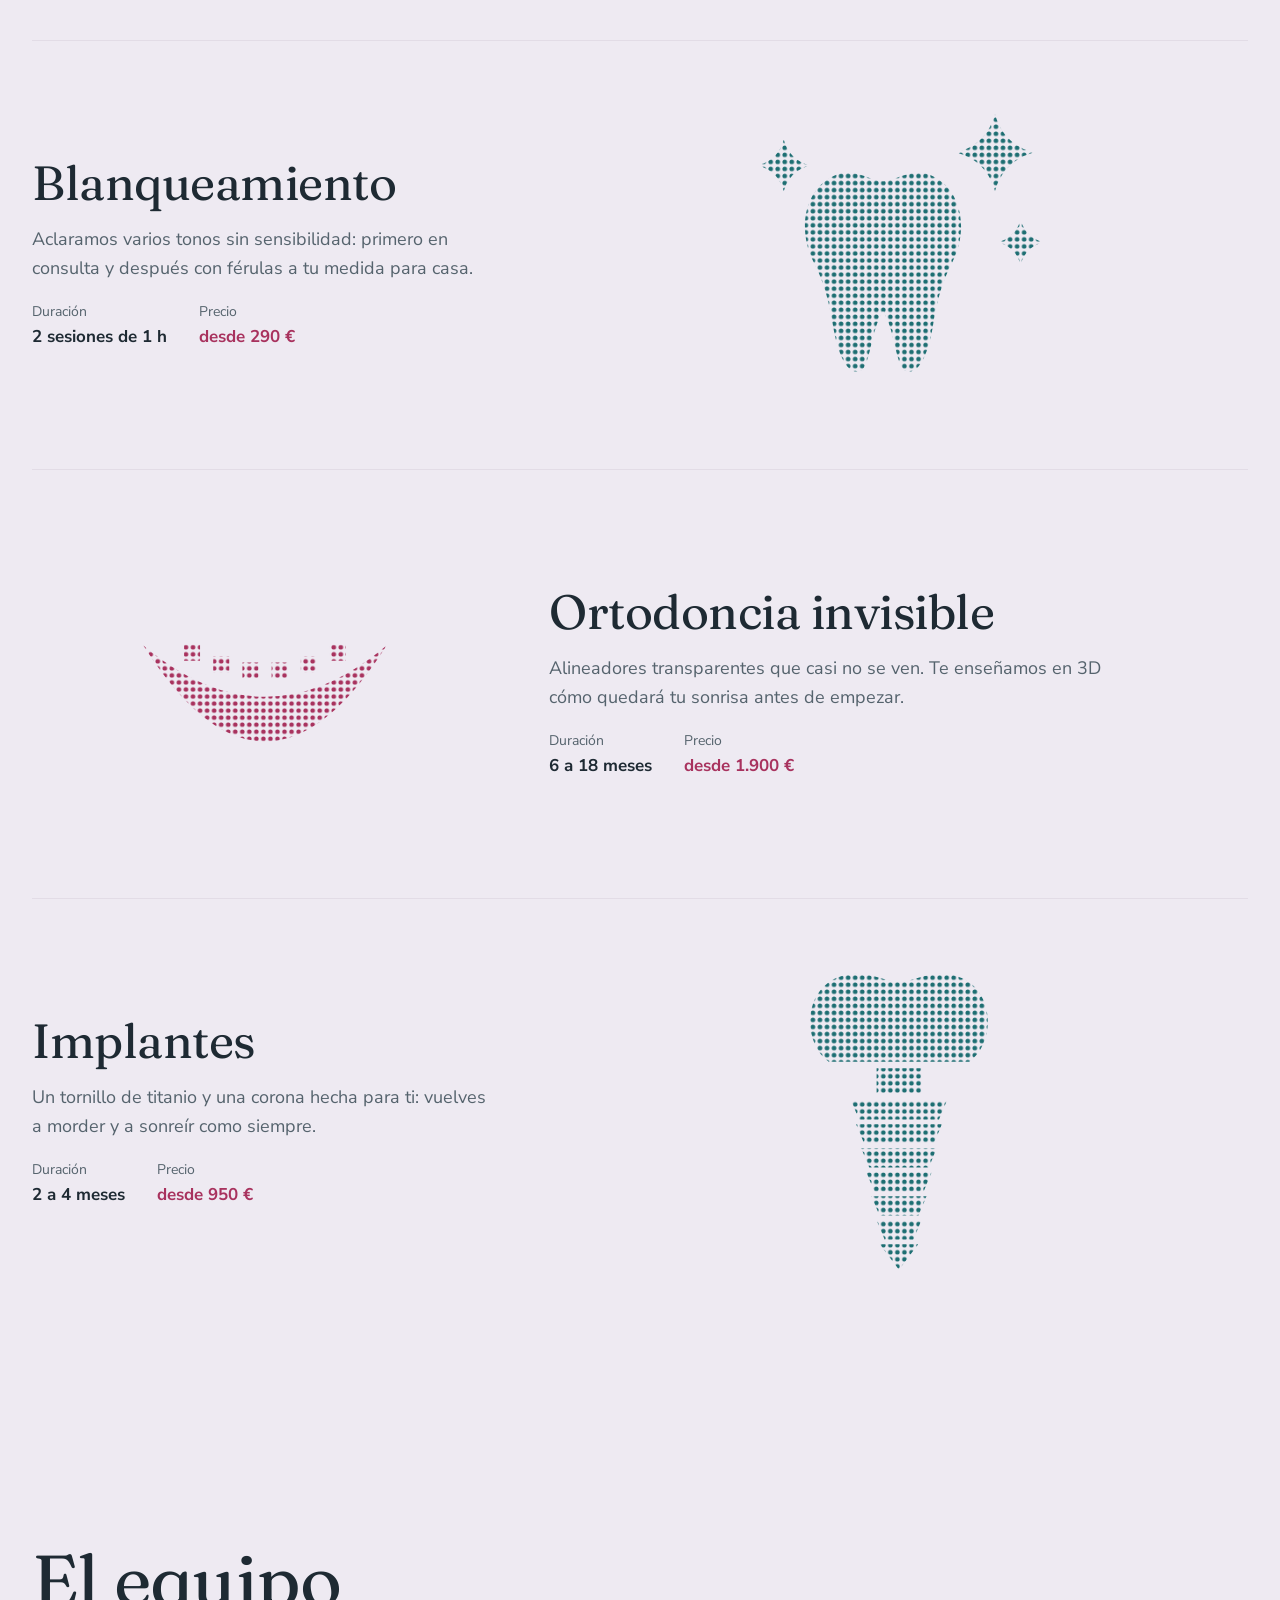
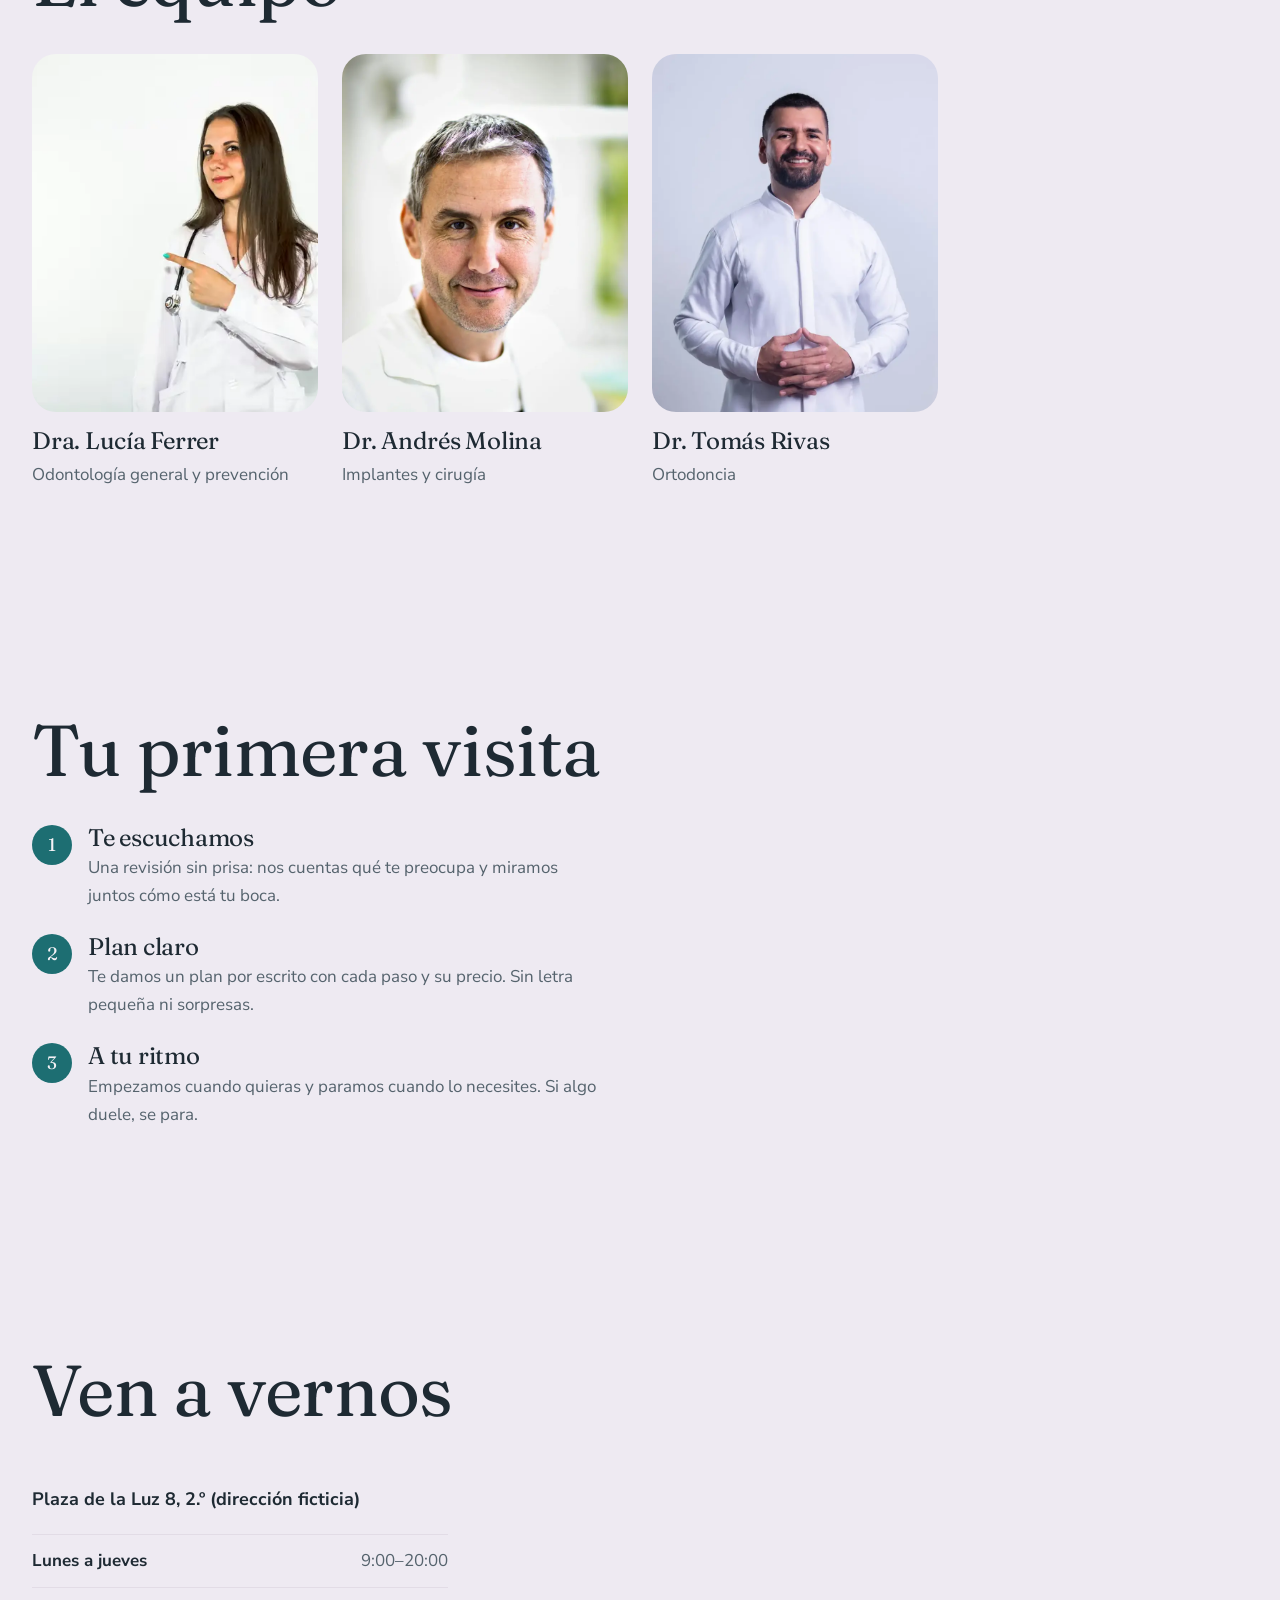
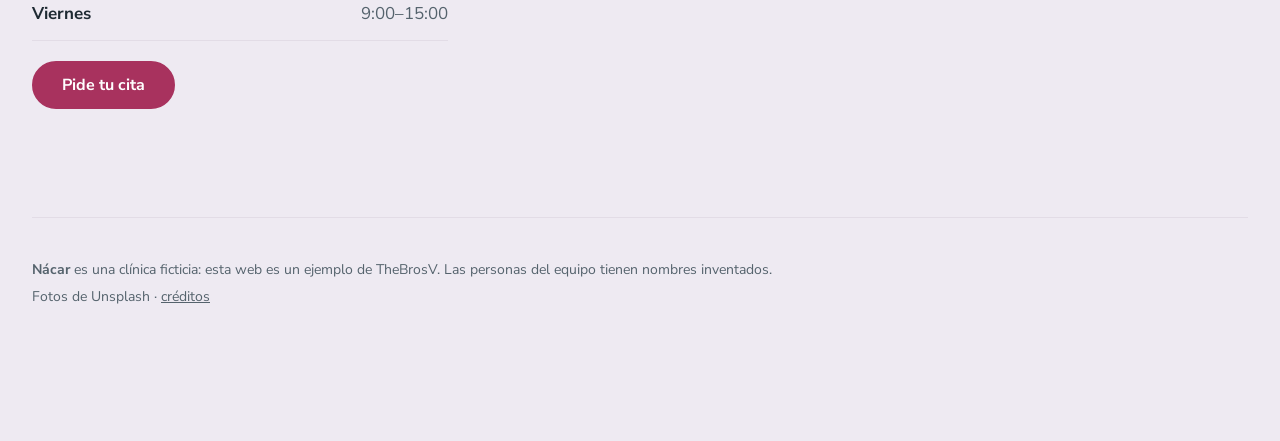
<file: nacar-clinica/index.html>
<!doctype html>
<html lang="es"><head><meta charset="utf-8"><meta name="viewport" content="width=device-width, initial-scale=1">
<title>Nácar · Clínica dental</title><meta http-equiv="refresh" content="0; url=clinica/"></head>
<body><p><a href="clinica/">Abrir Nácar · Clínica dental</a></p></body></html>
</file>
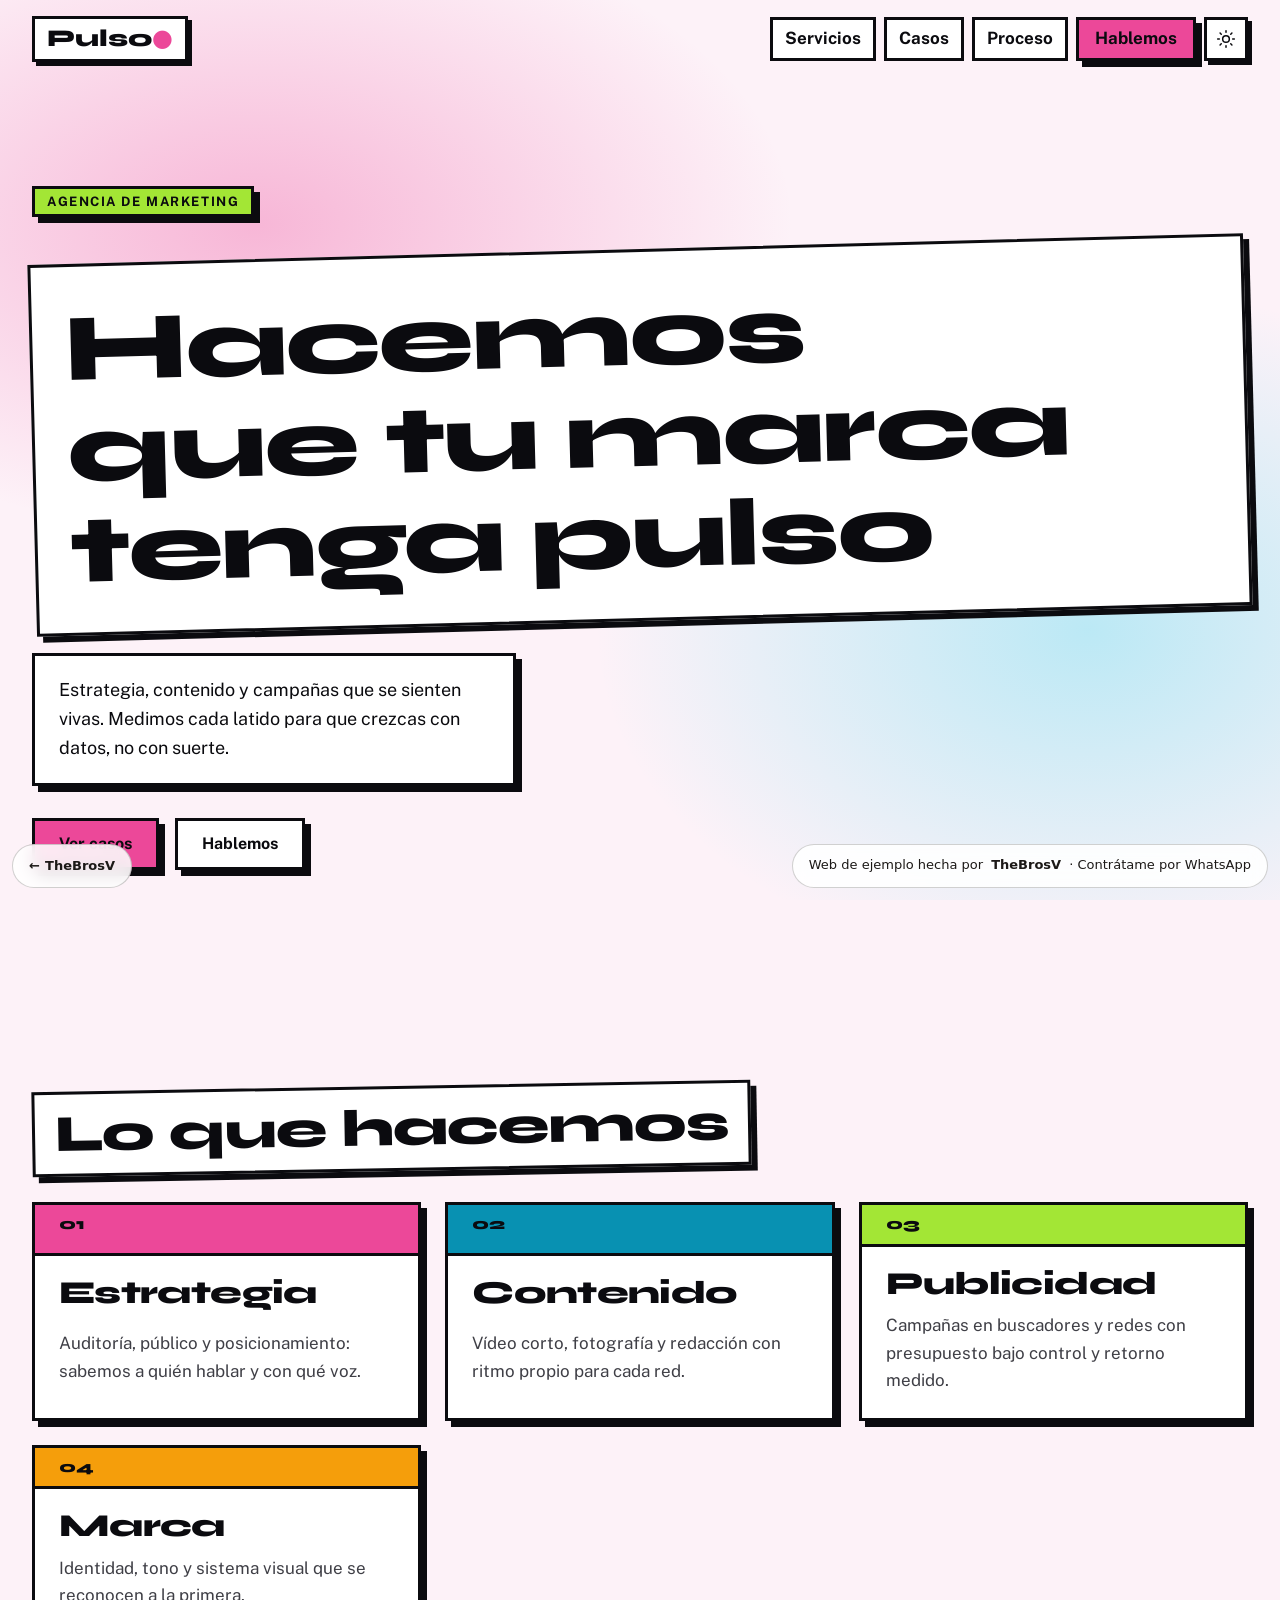
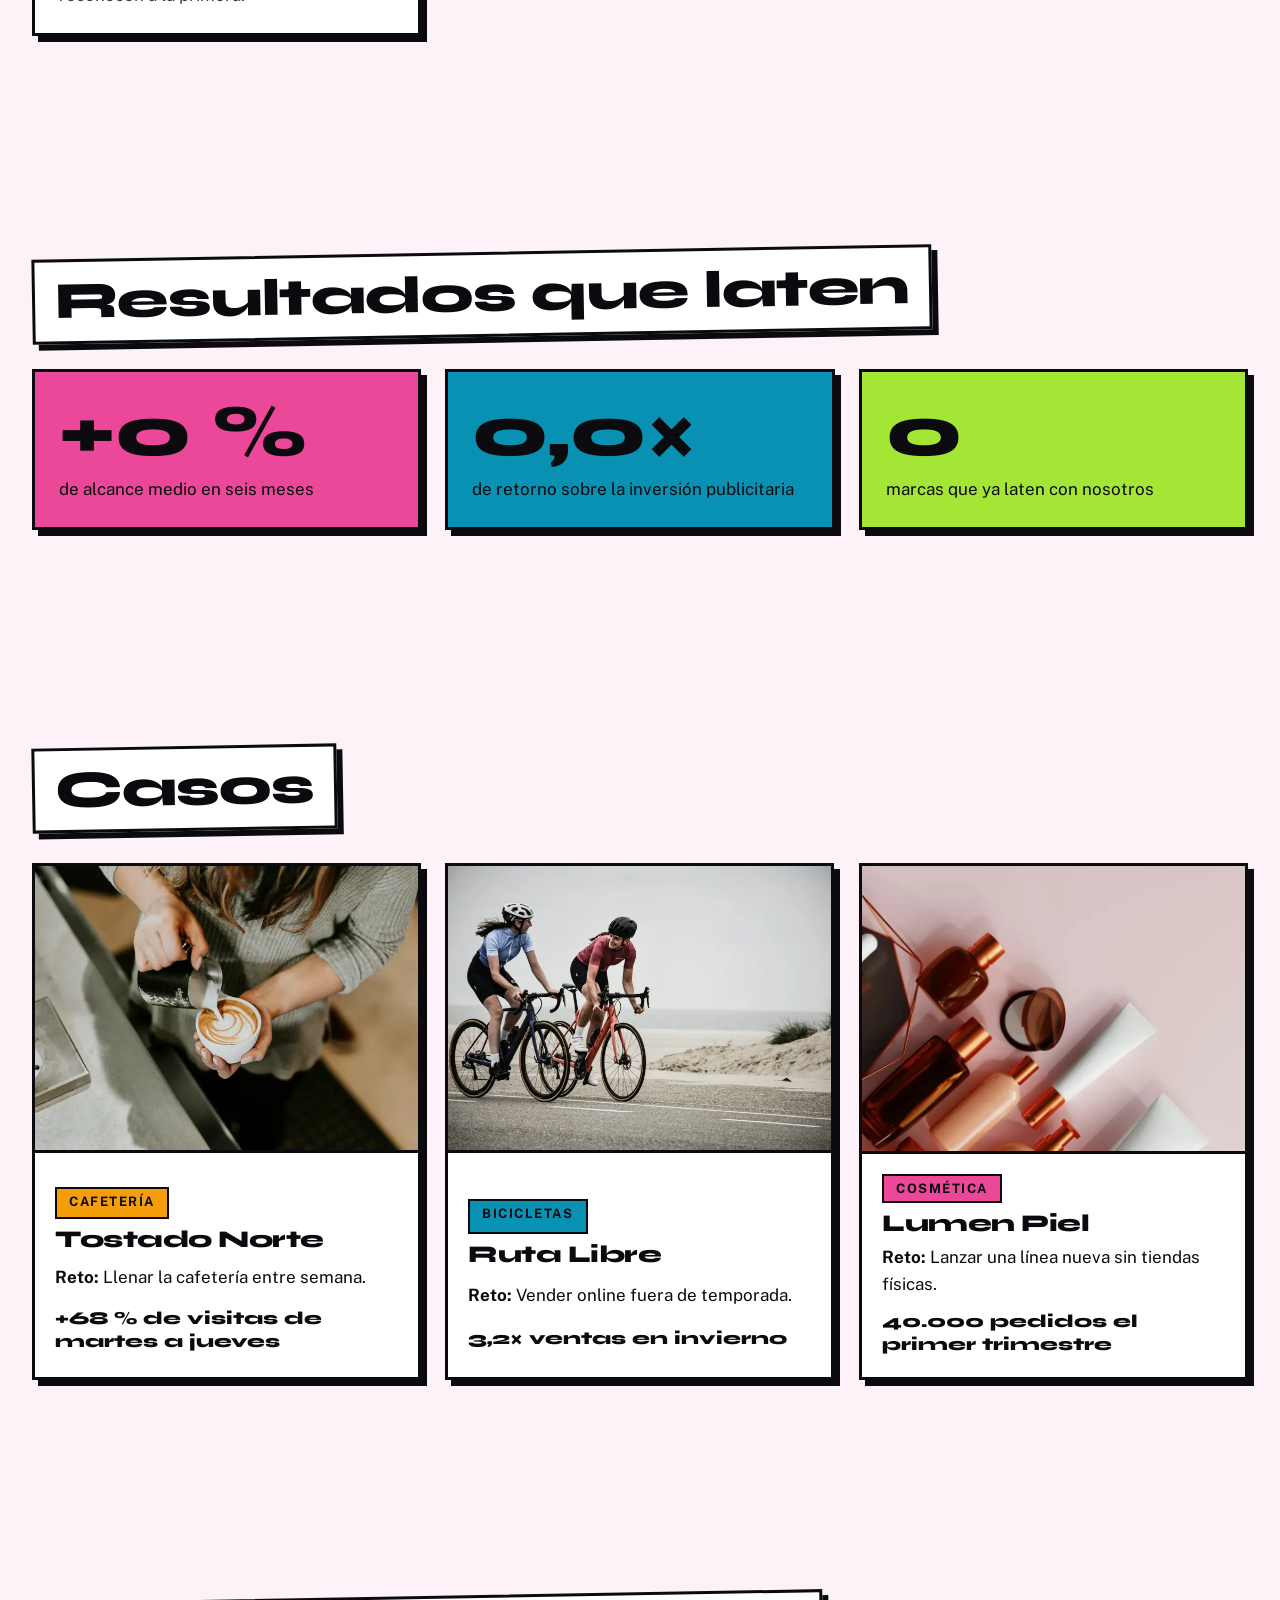
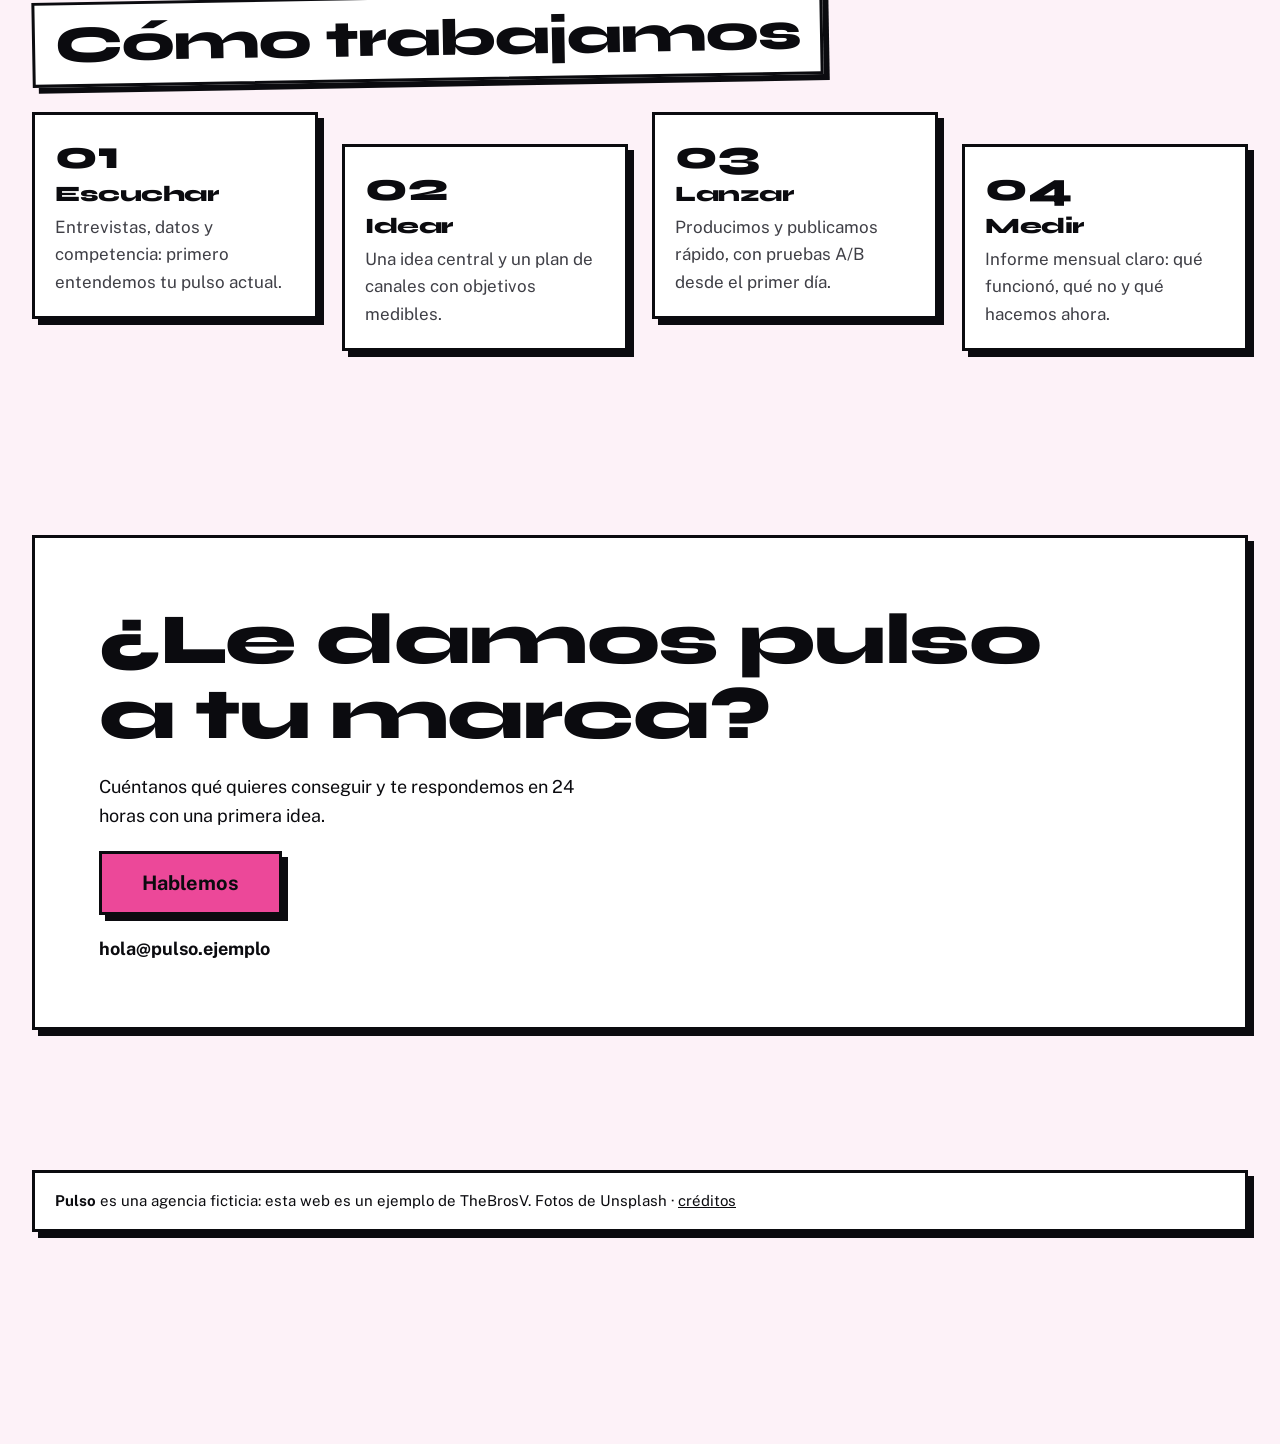
<file: pulso-marketing/index.html>
<!doctype html>
<html lang="es"><head><meta charset="utf-8"><meta name="viewport" content="width=device-width, initial-scale=1">
<title>Pulso · Agencia de marketing</title><meta http-equiv="refresh" content="0; url=marketing/"></head>
<body><p><a href="marketing/">Abrir Pulso · Agencia de marketing</a></p></body></html>
</file>
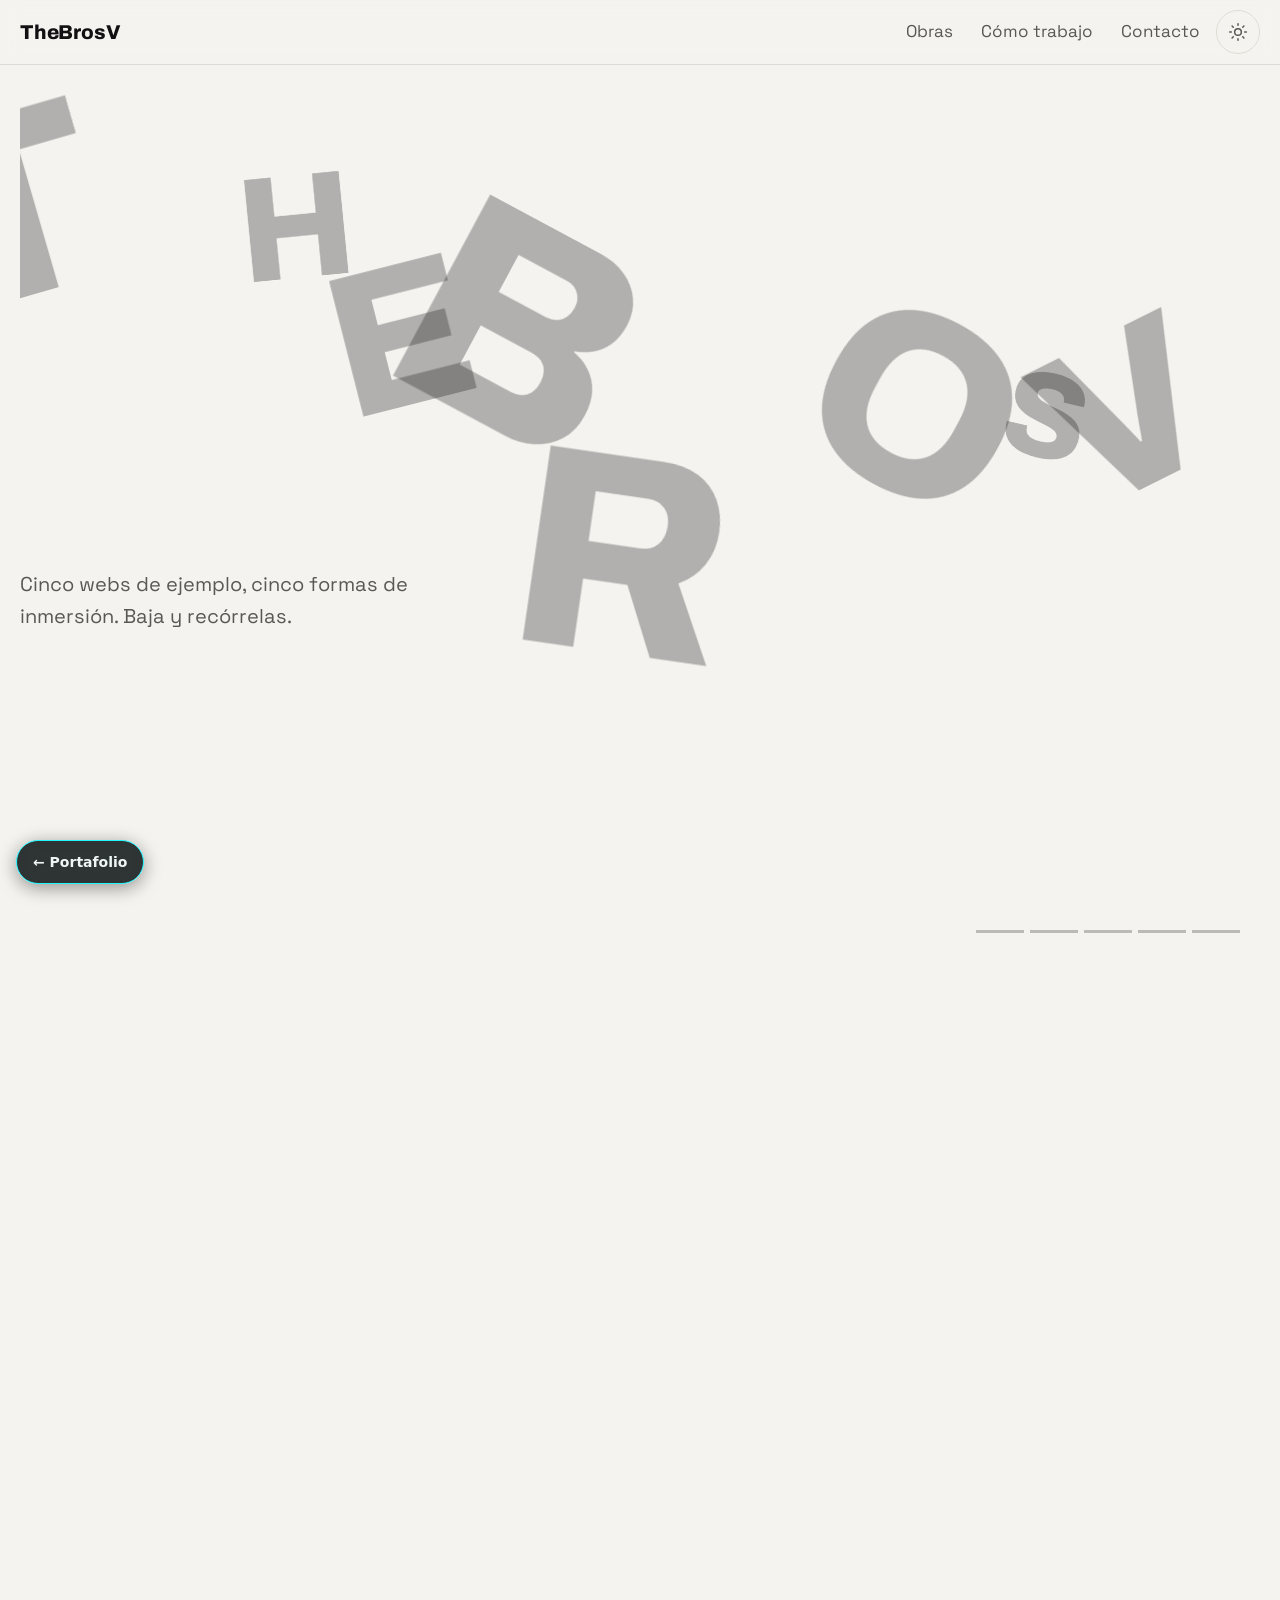
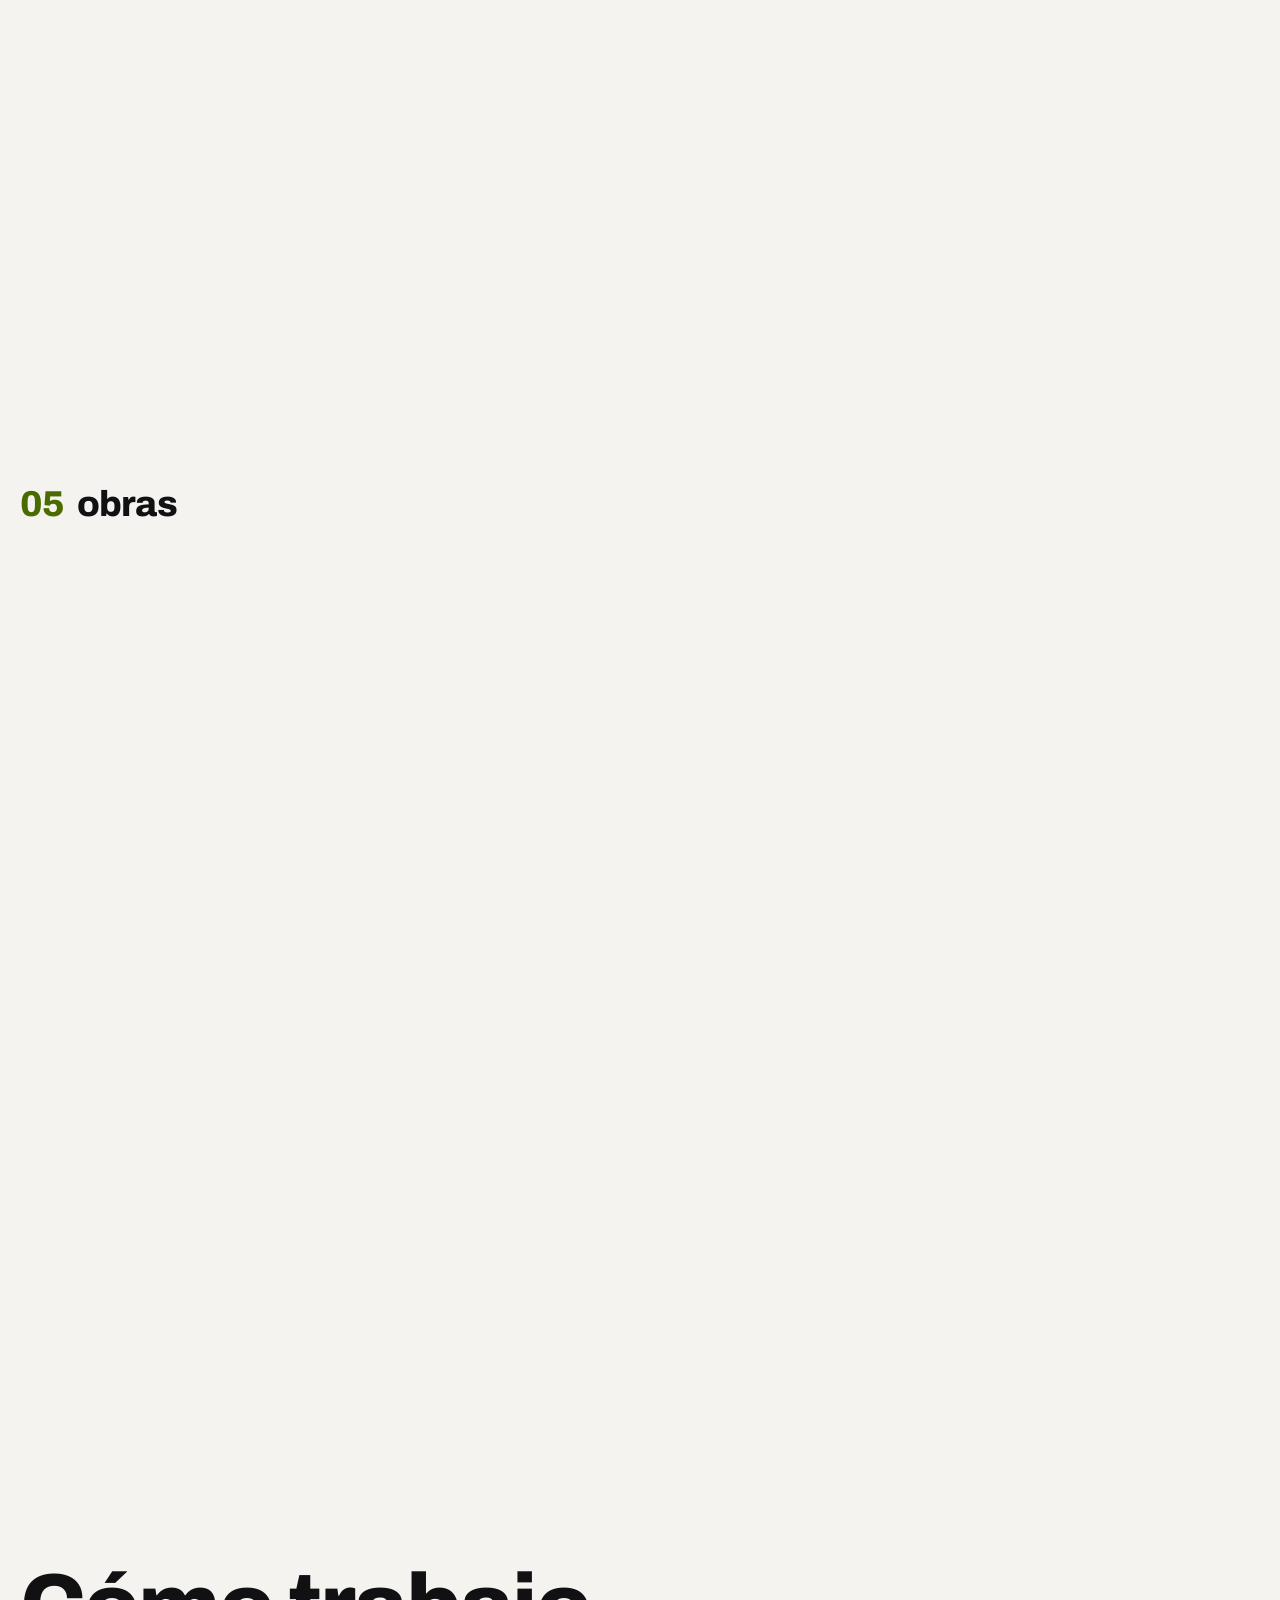
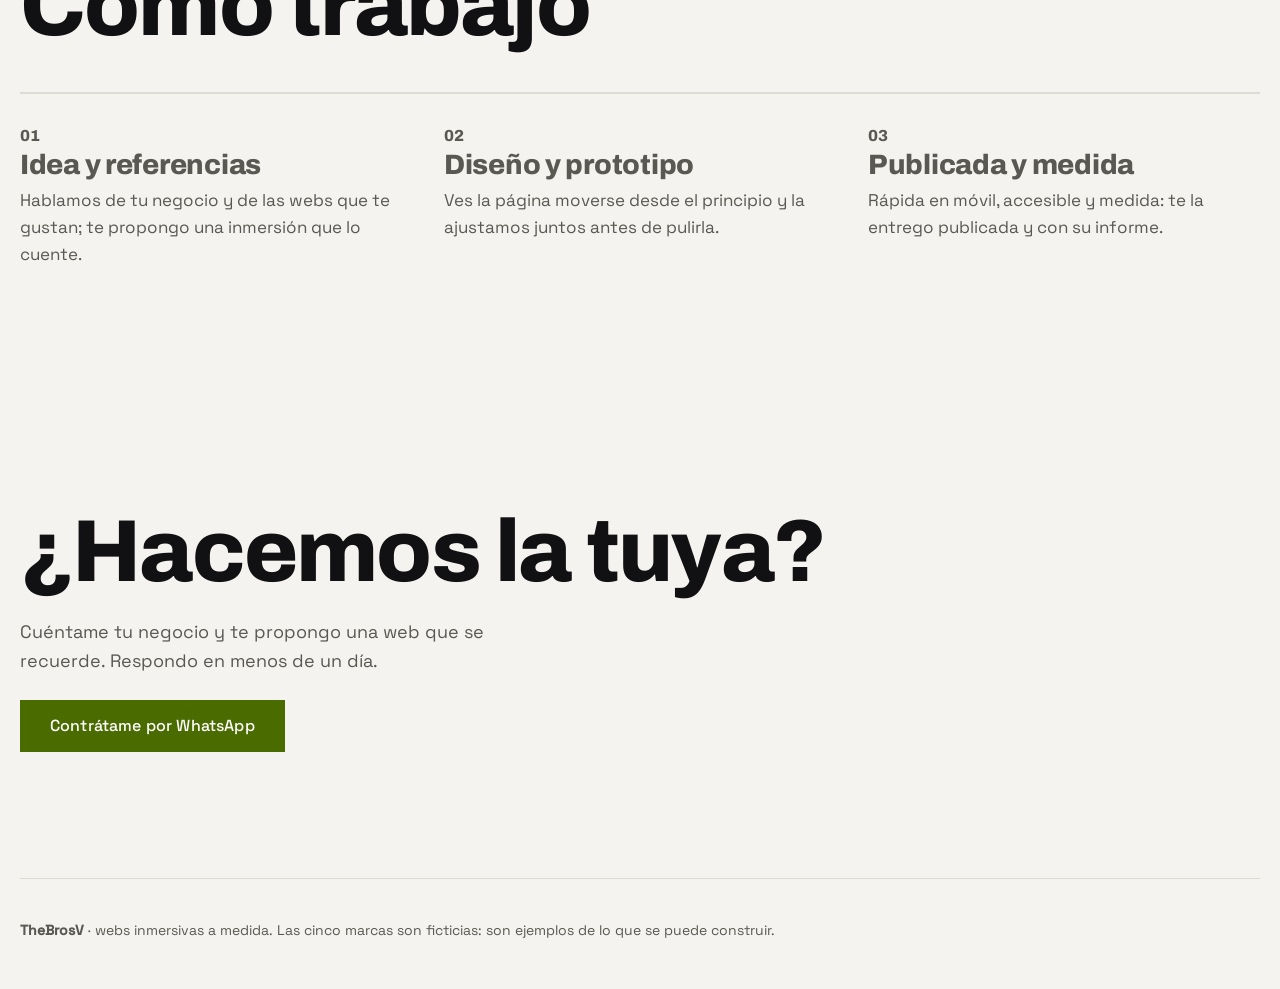
<file: thebrosv-portada/index.html>
<!doctype html>
<html lang="es">
  <head>
    <meta charset="UTF-8" />
    <script>(function(){var g=null;try{g=localStorage.getItem('thebrosv-tema')}catch(e){}document.documentElement.dataset.tema=(g==='claro'||g==='oscuro')?g:(matchMedia('(prefers-color-scheme: dark)').matches?'oscuro':'claro')})()</script>
    <meta name="viewport" content="width=device-width, initial-scale=1.0" />
    <meta name="description" content="TheBrosV: webs inmersivas a medida. Cinco webs de ejemplo, cinco formas de inmersión: barbería, marketing, fotografía, restaurante y clínica dental." />
    <link rel="icon" type="image/svg+xml" href="./favicon.svg" />
    <title>TheBrosV · Webs inmersivas a medida</title>
    <link rel="preload" href="assets/archivo-latin-800-normal-cB6v3kRN.woff2" as="font" type="font/woff2" crossorigin>
    <script type="module" crossorigin src="./assets/portada-DLer_hkR.js"></script>
    <link rel="modulepreload" crossorigin href="./assets/jsx-runtime-Dt7n5OEe.js">
    <link rel="modulepreload" crossorigin href="./assets/config-BgSAy3kI.js">
    <style>*,:before,:after{box-sizing:border-box}html{-webkit-text-size-adjust:100%}body{-webkit-font-smoothing:antialiased;min-height:100vh;margin:0;line-height:1.5}img{max-width:100%;height:auto;display:block}:focus-visible{outline-offset:3px;outline:2px solid}@media (prefers-reduced-motion:reduce){*,:before,:after{scroll-behavior:auto!important;transition-duration:.01ms!important;animation-duration:.01ms!important}}html.lenis,html.lenis body{height:auto}.lenis.lenis-smooth{scroll-behavior:auto!important}.solo-lector{clip-path:inset(50%);white-space:nowrap;width:1px;height:1px;position:absolute;overflow:hidden}.boton-tema{width:44px;height:44px;color:inherit;cursor:pointer;background:0 0;border:1px solid;border-radius:999px;place-items:center;padding:0;display:inline-grid}
</style>
    <style>@font-face{font-family:Archivo;font-style:normal;font-display:swap;font-weight:800;src:url(./assets/archivo-latin-800-normal-cB6v3kRN.woff2)format("woff2"),url(./assets/archivo-latin-800-normal-DZa_k145.woff)format("woff")}@font-face{font-family:Archivo;font-style:normal;font-display:swap;font-weight:700;src:url(./assets/archivo-latin-700-normal-D9cHMWGj.woff2)format("woff2"),url(./assets/archivo-latin-700-normal-lT5TFe7H.woff)format("woff")}:root{--color-fondo:#0e0e10;--color-superficie:#17171a;--color-linea:#2a2a30;--color-texto:#f5f3ef;--color-suave:#a8a6a1;--color-acento:#d7ff3a;--color-sobre-acento:#0e0e10;--color-velo:#0e0e10cc;--fuente-titulo:"Archivo", system-ui, sans-serif;--fuente-texto:"Space Grotesk", system-ui, sans-serif;--ancho:min(80rem, 100% - 2.5rem);--llegar:cubic-bezier(.16, 1, .3, 1);--irse:cubic-bezier(.7, 0, .84, 0);--lightningcss-light: ;--lightningcss-dark:initial;color-scheme:dark}:root[data-tema=claro]{--color-fondo:#f5f3ef;--color-superficie:#fff;--color-linea:#dedbd4;--color-texto:#111113;--color-suave:#5a5853;--color-acento:#4a6b00;--color-sobre-acento:#fff;--color-velo:#f5f3efd6;--lightningcss-light:initial;--lightningcss-dark: ;color-scheme:light}html{background:var(--color-fondo)}body{background:var(--color-fondo);color:var(--color-texto);font:400 1.0625rem/1.6 var(--fuente-texto)}h1,h2,h3{font-family:var(--fuente-titulo);letter-spacing:-.02em;margin:0;font-weight:800;line-height:.95}p{margin:0}a{color:inherit}:focus-visible{outline:2px solid var(--color-acento);outline-offset:3px}.saltar{z-index:100;background:var(--color-acento);color:var(--color-sobre-acento);padding:.75rem 1rem;font-weight:500;position:absolute;top:-4rem;left:1rem}.saltar:focus{top:1rem}.boton{border:2px solid var(--color-acento);background:var(--color-acento);min-height:52px;color:var(--color-sobre-acento);font:500 1rem/1 var(--fuente-texto);letter-spacing:.01em;cursor:pointer;transition:background-color .25s var(--llegar), color .25s var(--llegar);justify-content:center;align-items:center;padding:0 1.75rem;text-decoration:none;display:inline-flex}.boton:hover{color:var(--color-texto);background:0 0}.cabecera{z-index:50;background:var(--color-velo);-webkit-backdrop-filter:blur(10px);backdrop-filter:blur(10px);border-bottom:1px solid var(--color-linea);justify-content:space-between;align-items:center;gap:1rem;padding:.625rem max(1.25rem,50% - 40rem);display:flex;position:sticky;top:0}.logo{font:800 1.25rem/1 var(--fuente-titulo);letter-spacing:-.01em;padding:.75rem 0;text-decoration:none}.cabecera ul{align-items:center;gap:.25rem;margin:0;padding:0;list-style:none;display:flex}.cabecera a:not(.logo){min-height:44px;color:var(--color-suave);align-items:center;padding:0 .75rem;text-decoration:none;transition:color .2s;display:inline-flex}.cabecera a:not(.logo):hover{color:var(--color-texto)}.cabecera .boton-tema{color:var(--color-suave);border-color:var(--color-linea)}@media (width<=560px){.cabecera li:nth-last-child(n+3){display:none}}.escenario{width:var(--ancho);margin:0 auto}.titular{align-content:center;gap:1.25rem;min-height:calc(100svh - 4.5rem);padding-block:3rem;display:grid}.titular h1{letter-spacing:-.04em;font-size:min(17vw - .425rem,13.6rem);line-height:.82;display:flex}.letra{display:inline-block}.lema{font:700 clamp(1.5rem, 4vw, 3rem)/1.05 var(--fuente-titulo);letter-spacing:-.02em;color:var(--color-acento)}.entrada{max-width:34ch;color:var(--color-suave);font-size:clamp(1.0625rem,1.6vw,1.25rem)}.linea{background:var(--color-linea);transform-origin:0;width:100%;height:2px;display:block}.obras-titulo{align-items:baseline;gap:.75rem;margin:clamp(3rem,8vh,5rem) 0 1.5rem;font-size:clamp(1.5rem,3vw,2.25rem);display:flex}.obras-cuenta{color:var(--color-acento);font-variant-numeric:tabular-nums}.obras{grid-template-columns:repeat(6,minmax(0,1fr));gap:clamp(1rem,2vw,1.5rem);margin:0;padding:0;list-style:none;display:grid}.obra{grid-column:span 3}.obra:nth-child(n+3){grid-column:span 2}@media (width<=52rem){.obras{grid-template-columns:minmax(0,1fr)}.obra,.obra:nth-child(n+3){grid-column:auto}}.obra-enlace{gap:.875rem;text-decoration:none;display:grid;position:relative}.obra-imagen{background:var(--color-superficie);outline:1px solid var(--color-linea);border-radius:4px;display:block;overflow:hidden}.obra-imagen img{aspect-ratio:16/10;object-fit:cover;object-position:top;width:100%;transition:transform .6s var(--llegar)}.obra-enlace:hover .obra-imagen img,.obra-enlace:focus-visible .obra-imagen img{transform:scale(1.03)}.obra-numero{background:var(--obra);color:var(--obra-tinta);font:700 .875rem/1 var(--fuente-titulo);font-variant-numeric:tabular-nums;padding:.25rem .5rem;position:absolute;top:.75rem;left:.75rem}.obra-texto{gap:.25rem;display:grid}.obra-nombre{font:800 clamp(1.5rem, 2.6vw, 2.25rem)/1 var(--fuente-titulo);letter-spacing:-.02em}.obra-meta{color:var(--color-suave);font-size:.9375rem}.obra-frase{color:var(--color-texto);max-width:44ch}.obra-enlace:focus-visible{outline:none}.obra-enlace:focus-visible .obra-imagen{outline:2px solid var(--color-acento);outline-offset:3px}.seccion{width:var(--ancho);margin:0 auto;padding-block:clamp(5rem,14vh,9rem)}.seccion h2{margin-bottom:clamp(2rem,5vh,3.5rem);font-size:clamp(2.5rem,7vw,5.5rem)}.pasos-lista{grid-template-columns:repeat(auto-fit,minmax(min(100%,16rem),1fr));gap:2rem;margin:0;padding:0;list-style:none;display:grid}.paso{border-top:2px solid var(--color-linea);gap:.5rem;padding-top:1.25rem;display:grid}.paso-numero{color:var(--color-acento);font:800 1rem/1 var(--fuente-titulo);font-variant-numeric:tabular-nums}.paso h3{letter-spacing:-.01em;font-size:1.75rem}.paso p{color:var(--color-suave);max-width:36ch}.contacto{justify-items:start;gap:1.5rem;display:grid}.contacto h2{margin-bottom:0}.contacto p{max-width:40ch;color:var(--color-suave);font-size:1.125rem}.pie{width:var(--ancho);border-top:1px solid var(--color-linea);color:var(--color-suave);margin:0 auto;padding:2.5rem 0 3rem;font-size:.875rem}.cortinas,.contador,.barras,.proyector{display:none}.palabra{display:inline-block}.animado .tramo{height:750svh;position:relative}.animado .escena-fija{height:100svh;position:sticky;top:0;overflow:hidden}.animado .titular{will-change:transform, opacity;min-height:0;padding:0 0 4.5rem;position:absolute;inset:0}.animado .letra{will-change:transform, opacity}.animado .linea{transform:scaleX(0)}.animado .cortinas{pointer-events:none;display:block;position:fixed;inset:0}.cortina{background:var(--obra);visibility:hidden;position:absolute;inset:0}.cortina[data-forma=nacar][data-llena=no]{-webkit-mask:radial-gradient(circle, #000 calc(var(--c,0) * 101%), transparent calc(var(--c,0) * 101% + .6px)) 0 0 / 26px 26px;-webkit-mask:radial-gradient(circle, #000 calc(var(--c,0) * 101%), transparent calc(var(--c,0) * 101% + .6px)) 0 0 / 26px 26px;mask:radial-gradient(circle, #000 calc(var(--c,0) * 101%), transparent calc(var(--c,0) * 101% + .6px)) 0 0 / 26px 26px}.animado .contador{z-index:2;opacity:0;font:800 clamp(2rem, 4vw, 3.25rem)/1 var(--fuente-titulo);font-variant-numeric:tabular-nums;color:var(--tinta-actual,var(--color-texto));display:flex;position:absolute;bottom:1.5rem;left:max(1.25rem,50% - 40rem)}.contador-ventana{height:1em;display:inline-block;overflow:hidden}.contador-rueda{display:grid}.contador-total{opacity:.7;align-self:flex-end;margin-left:.35em;font-size:.4em}.animado .barras{z-index:2;gap:.375rem;display:flex;position:absolute;bottom:2rem;right:max(1.25rem,50% - 40rem)}.barra{background:color-mix(in srgb, var(--tinta-actual,var(--color-texto)) 25%, transparent);width:clamp(1.5rem,4vw,3rem);height:3px;position:relative;overflow:hidden}.barra:after{content:"";background:var(--tinta-actual,var(--color-texto));transform:scaleX(var(--avance,0));transform-origin:0;position:absolute;inset:0}.animado .proyector{z-index:40;pointer-events:none;display:block;position:fixed;inset:0}.proyeccion{place-items:center;display:grid;position:absolute;inset:0}.proyeccion-caja{transform-origin:0 0;opacity:0;will-change:transform, opacity;grid-template-columns:minmax(0,1.45fr) minmax(0,1fr);align-items:center;gap:clamp(1.5rem,3vw,3rem);width:min(74rem,100% - 3rem);display:grid}.proyeccion-imagen{border-radius:4px;position:relative;overflow:hidden;box-shadow:0 30px 60px -30px #0000008c}.trailer{pointer-events:none;width:100%;height:100%;position:absolute;inset:0}.proyeccion-imagen img{aspect-ratio:16/10;object-fit:cover;object-position:top;width:100%;transform:translateY(var(--paralaje,0)) scale(1.04)}.proyeccion-texto{color:var(--obra-tinta);gap:.5rem;display:grid}.proyeccion-numero{font:800 clamp(3rem, 7vw, 6.5rem)/.85 var(--fuente-titulo);opacity:.3;font-variant-numeric:tabular-nums}.proyeccion-nombre{font:800 clamp(2.5rem, 5.5vw, 5rem)/.9 var(--fuente-titulo);letter-spacing:-.03em}.proyeccion-meta{letter-spacing:.02em;font-weight:500}.proyeccion-frase{max-width:32ch;font-size:1.0625rem}@media (width<=52rem){.proyeccion-caja{grid-template-columns:minmax(0,1fr);gap:1rem;width:calc(100% - 2rem)}.proyeccion-numero{display:none}}.animado .obra{opacity:0}.cabecera{transition:transform .35s var(--llegar)}.cabecera[data-oculta]{transform:translateY(-100%)}.pasos-lista{position:relative}.pasos-linea{pointer-events:none;position:absolute;overflow:visible}.pasos-linea path{fill:none;stroke:var(--color-acento);stroke-width:2px;stroke-dasharray:1;stroke-dashoffset:calc(1 - var(--linea,1))}.pasos-linea--h{width:100%;height:2px;display:block;top:0;left:0}.pasos-linea--v{width:2px;height:100%;display:none;top:0;left:0}.pasos .paso{transition:transform .4s var(--llegar);border-top-color:#0000;align-content:start;padding-top:1.5rem}.pasos-lista:before{content:"";background:var(--color-linea);height:2px;position:absolute;top:0;left:0;right:0}.animado-pasos .paso{transform:translateY(10px)}.animado-pasos .paso h3,.animado-pasos .paso-numero{color:var(--color-suave);transition:color .4s var(--llegar)}.animado-pasos .paso[data-activo]{transform:none}.animado-pasos .paso[data-activo] h3{color:var(--color-texto)}.animado-pasos .paso[data-activo] .paso-numero{color:var(--color-acento)}@media (width<=52rem){.pasos-linea--h{display:none}.pasos-linea--v{display:block}.pasos-lista:before{width:2px;height:auto;bottom:0;right:auto}.pasos .paso{padding-top:0;padding-left:1.5rem}}.contacto .boton{transform:translate(var(--mx,0), var(--my,0));transition:transform .25s var(--llegar), color .25s var(--llegar)}.boton{isolation:isolate;position:relative;overflow:hidden}.boton:before{content:"";z-index:-1;background:var(--color-fondo);transform-origin:0;transition:transform .35s var(--llegar);position:absolute;inset:0;transform:scaleX(0)}.boton:hover{background:var(--color-acento);color:var(--color-texto)}.boton:hover:before,.boton:focus-visible:before{transform:scaleX(1)}.obra{perspective:900px}.obra-enlace{transform:rotateX(var(--rx,0)) rotateY(var(--ry,0));transition:transform .25s var(--llegar);will-change:transform}.obra-imagen{position:relative}.obra-imagen .trailer{pointer-events:none;width:100%;height:100%;position:absolute;inset:0}.cursor-ver{z-index:60;pointer-events:none;background:var(--color-acento);width:4rem;height:4rem;color:var(--color-sobre-acento);font:700 .875rem/1 var(--fuente-titulo);letter-spacing:.02em;opacity:0;transition:opacity .2s ease, scale .25s var(--llegar);border-radius:50%;place-items:center;margin:-2rem 0 0 -2rem;display:grid;position:fixed;top:0;left:0;scale:.6}.cursor-ver[data-visible]{opacity:1;scale:1}.puntos{display:none}.animado .puntos{pointer-events:none;width:100%;height:100%;display:block;position:absolute;inset:0}
</style>
    <style>@font-face{font-family:Space Grotesk;font-style:normal;font-display:swap;font-weight:400;src:url(./assets/space-grotesk-latin-400-normal-CJ-V5oYT.woff2)format("woff2"),url(./assets/space-grotesk-latin-400-normal-BnQMeOim.woff)format("woff")}@font-face{font-family:Space Grotesk;font-style:normal;font-display:swap;font-weight:500;src:url(./assets/space-grotesk-latin-500-normal-lFbtlQH6.woff2)format("woff2"),url(./assets/space-grotesk-latin-500-normal-CNSSEhBt.woff)format("woff")}
</style>
  </head>
  <body>
    <div id="root"><link rel="preload" as="image" imageSrcSet="./portada/valea-600.webp 600w, ./portada/valea.webp 1200w" imageSizes="(min-width: 52rem) 60vw, 100vw"/><link rel="preload" as="image" imageSrcSet="./portada/pulso-600.webp 600w, ./portada/pulso.webp 1200w" imageSizes="(min-width: 52rem) 60vw, 100vw"/><link rel="preload" as="image" imageSrcSet="./portada/diafragma-600.webp 600w, ./portada/diafragma.webp 1200w" imageSizes="(min-width: 52rem) 60vw, 100vw"/><link rel="preload" as="image" imageSrcSet="./portada/humo-600.webp 600w, ./portada/humo.webp 1200w" imageSizes="(min-width: 52rem) 60vw, 100vw"/><link rel="preload" as="image" imageSrcSet="./portada/nacar-600.webp 600w, ./portada/nacar.webp 1200w" imageSizes="(min-width: 52rem) 60vw, 100vw"/><a class="saltar" href="#contenido">Saltar al contenido</a><header class="cabecera"><a class="logo" href="#contenido" aria-label="TheBrosV, inicio">TheBrosV</a><nav aria-label="Secciones"><ul><li><a href="#obras">Obras</a></li><li><a href="#como-trabajo">Cómo trabajo</a></li><li><a href="#contacto">Contacto</a></li><li><button type="button" class="boton-tema " aria-pressed="true" aria-label="Modo oscuro"><svg viewBox="0 0 24 24" width="20" height="20" aria-hidden="true" fill="none" stroke="currentColor" stroke-width="1.8" stroke-linecap="round"><path d="M20 14.5A8 8 0 0 1 9.5 4a8 8 0 1 0 10.5 10.5z"></path></svg></button></li></ul></nav></header><main id="contenido"><section id="obras" class="escenario" aria-labelledby="titular"><div class="tramo"><div class="escena-fija"><div class="cortinas" aria-hidden="true"><div class="cortina" data-forma="valea" style="--obra:#CA8A04"></div><div class="cortina" data-forma="pulso" style="--obra:#EC4899"></div><div class="cortina" data-forma="diafragma" style="--obra:#F5B301"></div><div class="cortina" data-forma="humo" style="--obra:#F26A2E"></div><div class="cortina" data-forma="nacar" style="--obra:#F0A3BD"></div></div><div class="titular"><h1 id="titular" aria-label="TheBrosV"><span class="letra" aria-hidden="true">T</span><span class="letra" aria-hidden="true">H</span><span class="letra" aria-hidden="true">E</span><span class="letra" aria-hidden="true">B</span><span class="letra" aria-hidden="true">R</span><span class="letra" aria-hidden="true">O</span><span class="letra" aria-hidden="true">S</span><span class="letra" aria-hidden="true">V</span></h1><p class="lema"><span class="palabra">Webs</span> <span class="palabra">que</span> <span class="palabra">se</span> <span class="palabra">sienten</span></p><p class="entrada">Cinco webs de ejemplo, cinco formas de inmersión. Baja y recórrelas.</p><span class="linea" aria-hidden="true"></span></div><div class="contador" aria-hidden="true"><span>0</span><span class="contador-ventana"><span class="contador-rueda"><span>1</span><span>2</span><span>3</span><span>4</span><span>5</span></span></span><span class="contador-total"> / <!-- -->05</span></div><div class="barras" aria-hidden="true"><span class="barra"></span><span class="barra"></span><span class="barra"></span><span class="barra"></span><span class="barra"></span></div><p class="solo-lector" aria-live="polite" data-anuncio=""></p></div></div><div class="proyector" aria-hidden="true"><div class="proyeccion" style="--obra:#CA8A04;--obra-tinta:#0C0A09"><div class="proyeccion-caja"><div class="proyeccion-imagen"><img src="./portada/valea.webp" srcSet="./portada/valea-600.webp 600w, ./portada/valea.webp 1200w" sizes="(min-width: 52rem) 60vw, 100vw" alt="" width="1200" height="750" decoding="async"/></div><div class="proyeccion-texto"><span class="proyeccion-numero">01</span><span class="proyeccion-nombre">Valea</span><span class="proyeccion-meta">Barbería<!-- --> · <!-- -->El ratón es el protagonista</span><span class="proyeccion-frase">Un haz de luz sigue al cursor y descubre la barbería.</span></div></div></div><div class="proyeccion" style="--obra:#EC4899;--obra-tinta:#0B0B0F"><div class="proyeccion-caja"><div class="proyeccion-imagen"><img src="./portada/pulso.webp" srcSet="./portada/pulso-600.webp 600w, ./portada/pulso.webp 1200w" sizes="(min-width: 52rem) 60vw, 100vw" alt="" width="1200" height="750" decoding="async"/></div><div class="proyeccion-texto"><span class="proyeccion-numero">02</span><span class="proyeccion-nombre">Pulso</span><span class="proyeccion-meta">Agencia de marketing<!-- --> · <!-- -->Fondos que reaccionan</span><span class="proyeccion-frase">Ondas y color que responden al ratón y a cada capítulo.</span></div></div></div><div class="proyeccion" style="--obra:#F5B301;--obra-tinta:#1E1813"><div class="proyeccion-caja"><div class="proyeccion-imagen"><img src="./portada/diafragma.webp" srcSet="./portada/diafragma-600.webp 600w, ./portada/diafragma.webp 1200w" sizes="(min-width: 52rem) 60vw, 100vw" alt="" width="1200" height="750" decoding="async"/></div><div class="proyeccion-texto"><span class="proyeccion-numero">03</span><span class="proyeccion-nombre">Diafragma</span><span class="proyeccion-meta">Estudio de fotografía<!-- --> · <!-- -->Galería en profundidad</span><span class="proyeccion-frase">La cámara avanza entre las fotos y el fondo toma su color.</span></div></div></div><div class="proyeccion" style="--obra:#F26A2E;--obra-tinta:#17110E"><div class="proyeccion-caja"><div class="proyeccion-imagen"><img src="./portada/humo.webp" srcSet="./portada/humo-600.webp 600w, ./portada/humo.webp 1200w" sizes="(min-width: 52rem) 60vw, 100vw" alt="" width="1200" height="750" decoding="async"/></div><div class="proyeccion-texto"><span class="proyeccion-numero">04</span><span class="proyeccion-nombre">Humo</span><span class="proyeccion-meta">Hamburguesería<!-- --> · <!-- -->Una historia 3D con el scroll</span><span class="proyeccion-frase">Cada plato gira entre brasas mientras se cuenta su capítulo.</span></div></div></div><div class="proyeccion" style="--obra:#F0A3BD;--obra-tinta:#0B1A22"><div class="proyeccion-caja"><div class="proyeccion-imagen"><img src="./portada/nacar.webp" srcSet="./portada/nacar-600.webp 600w, ./portada/nacar.webp 1200w" sizes="(min-width: 52rem) 60vw, 100vw" alt="" width="1200" height="750" decoding="async"/></div><div class="proyeccion-texto"><span class="proyeccion-numero">05</span><span class="proyeccion-nombre">Nácar</span><span class="proyeccion-meta">Clínica dental<!-- --> · <!-- -->Un mundo de partículas</span><span class="proyeccion-frase">Miles de puntos de luz forman cada tratamiento y se transforman.</span></div></div></div></div><h2 class="obras-titulo"><span class="obras-cuenta">05</span> obras</h2><ol class="obras"><li class="obra" style="--obra:#CA8A04;--obra-tinta:#0C0A09"><a href="../valea-barberia/barberia/" class="obra-enlace"><span class="obra-imagen"><img src="./portada/valea.webp" srcSet="./portada/valea-600.webp 600w, ./portada/valea.webp 1200w" sizes="(min-width: 64rem) 50vw, 100vw" alt="Portada de Valea, barbería, con un haz de luz sobre una foto" width="1200" height="750" loading="lazy" decoding="async"/></span><span class="obra-numero" aria-hidden="true">01</span><span class="obra-texto"><span class="obra-nombre">Valea</span><span class="obra-meta">Barbería<!-- --> · <!-- -->El ratón es el protagonista</span><span class="obra-frase">Un haz de luz sigue al cursor y descubre la barbería.</span></span></a></li><li class="obra" style="--obra:#EC4899;--obra-tinta:#0B0B0F"><a href="../pulso-marketing/marketing/" class="obra-enlace"><span class="obra-imagen"><img src="./portada/pulso.webp" srcSet="./portada/pulso-600.webp 600w, ./portada/pulso.webp 1200w" sizes="(min-width: 64rem) 50vw, 100vw" alt="Portada de Pulso, agencia de marketing, con un fondo de ondas rosa y cian" width="1200" height="750" loading="lazy" decoding="async"/></span><span class="obra-numero" aria-hidden="true">02</span><span class="obra-texto"><span class="obra-nombre">Pulso</span><span class="obra-meta">Agencia de marketing<!-- --> · <!-- -->Fondos que reaccionan</span><span class="obra-frase">Ondas y color que responden al ratón y a cada capítulo.</span></span></a></li><li class="obra" style="--obra:#F5B301;--obra-tinta:#1E1813"><a href="../diafragma-fotografia/fotografia/" class="obra-enlace"><span class="obra-imagen"><img src="./portada/diafragma.webp" srcSet="./portada/diafragma-600.webp 600w, ./portada/diafragma.webp 1200w" sizes="(min-width: 64rem) 50vw, 100vw" alt="Portada de Diafragma, estudio de fotografía" width="1200" height="750" loading="lazy" decoding="async"/></span><span class="obra-numero" aria-hidden="true">03</span><span class="obra-texto"><span class="obra-nombre">Diafragma</span><span class="obra-meta">Estudio de fotografía<!-- --> · <!-- -->Galería en profundidad</span><span class="obra-frase">La cámara avanza entre las fotos y el fondo toma su color.</span></span></a></li><li class="obra" style="--obra:#F26A2E;--obra-tinta:#17110E"><a href="../humo-restaurante/restaurante/" class="obra-enlace"><span class="obra-imagen"><img src="./portada/humo.webp" srcSet="./portada/humo-600.webp 600w, ./portada/humo.webp 1200w" sizes="(min-width: 64rem) 50vw, 100vw" alt="Portada de Humo, hamburguesería a la brasa" width="1200" height="750" loading="lazy" decoding="async"/></span><span class="obra-numero" aria-hidden="true">04</span><span class="obra-texto"><span class="obra-nombre">Humo</span><span class="obra-meta">Hamburguesería<!-- --> · <!-- -->Una historia 3D con el scroll</span><span class="obra-frase">Cada plato gira entre brasas mientras se cuenta su capítulo.</span></span></a></li><li class="obra" style="--obra:#F0A3BD;--obra-tinta:#0B1A22"><a href="../nacar-clinica/clinica/" class="obra-enlace"><span class="obra-imagen"><img src="./portada/nacar.webp" srcSet="./portada/nacar-600.webp 600w, ./portada/nacar.webp 1200w" sizes="(min-width: 64rem) 50vw, 100vw" alt="Portada de Nácar, clínica dental, con un diente hecho de partículas" width="1200" height="750" loading="lazy" decoding="async"/></span><span class="obra-numero" aria-hidden="true">05</span><span class="obra-texto"><span class="obra-nombre">Nácar</span><span class="obra-meta">Clínica dental<!-- --> · <!-- -->Un mundo de partículas</span><span class="obra-frase">Miles de puntos de luz forman cada tratamiento y se transforman.</span></span></a></li></ol></section><section id="como-trabajo" class="seccion pasos" aria-labelledby="pasos-titulo"><h2 id="pasos-titulo">Cómo trabajo</h2><ol class="pasos-lista"><svg class="pasos-linea pasos-linea--h" viewBox="0 0 100 2" preserveAspectRatio="none" aria-hidden="true"><path d="M0 1H100" pathLength="1"></path></svg><svg class="pasos-linea pasos-linea--v" viewBox="0 0 2 100" preserveAspectRatio="none" aria-hidden="true"><path d="M1 0V100" pathLength="1"></path></svg><li class="paso"><span class="paso-numero" aria-hidden="true">01</span><h3>Idea y referencias</h3><p>Hablamos de tu negocio y de las webs que te gustan; te propongo una inmersión que lo cuente.</p></li><li class="paso"><span class="paso-numero" aria-hidden="true">02</span><h3>Diseño y prototipo</h3><p>Ves la página moverse desde el principio y la ajustamos juntos antes de pulirla.</p></li><li class="paso"><span class="paso-numero" aria-hidden="true">03</span><h3>Publicada y medida</h3><p>Rápida en móvil, accesible y medida: te la entrego publicada y con su informe.</p></li></ol></section><section id="contacto" class="seccion contacto" aria-labelledby="contacto-titulo"><h2 id="contacto-titulo">¿Hacemos la tuya?</h2><p>Cuéntame tu negocio y te propongo una web que se recuerde. Respondo en menos de un día.</p><a class="boton" href="https://wa.me/51924536653" target="_blank" rel="noopener">Contrátame por WhatsApp<span class="solo-lector"> (se abre en otra pestaña)</span></a></section></main><footer class="pie"><p><strong>TheBrosV</strong> · webs inmersivas a medida. Las cinco marcas son ficticias: son ejemplos de lo que se puede construir.</p></footer></div>
  <!-- retorno-portafolio -->
<style>
#volver-portafolio{position:fixed;left:16px;bottom:16px;z-index:2147483647;display:inline-flex;align-items:center;gap:8px;min-height:44px;padding:0 16px;border-radius:99px;background:rgba(3,10,12,.82);color:#eff6f7;border:1.5px solid #22f7ff;font:600 14px/1 system-ui,-apple-system,"Segoe UI",sans-serif;text-decoration:none;-webkit-backdrop-filter:blur(10px);backdrop-filter:blur(10px);box-shadow:0 4px 18px rgba(0,0,0,.4);transition:background .15s,color .15s}
#volver-portafolio:hover{background:#22f7ff;color:#030a0c}
#volver-portafolio:focus-visible{outline:3px solid #ff3899;outline-offset:3px}
</style>
<a id="volver-portafolio" href="../" aria-label="Volver al portafolio">← Portafolio</a>
<!-- /retorno-portafolio -->
</body>
</html>
</file>
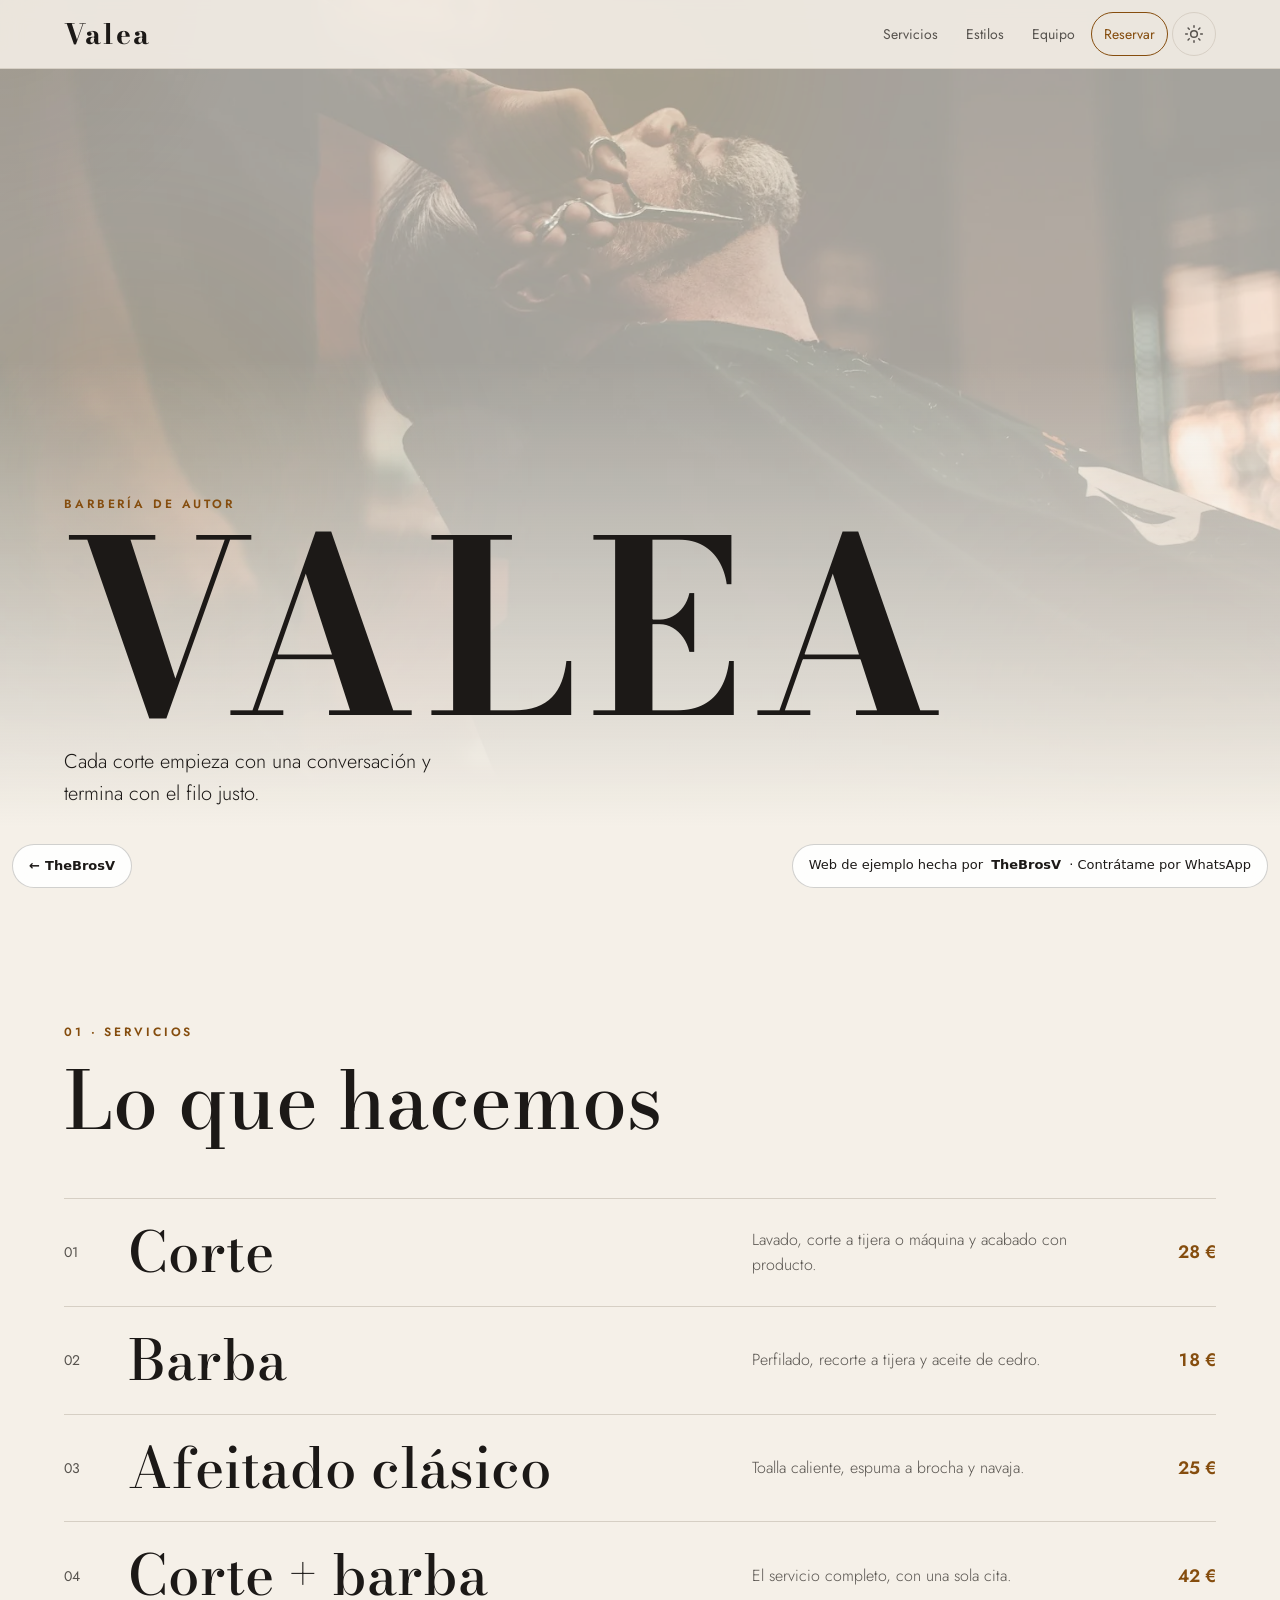
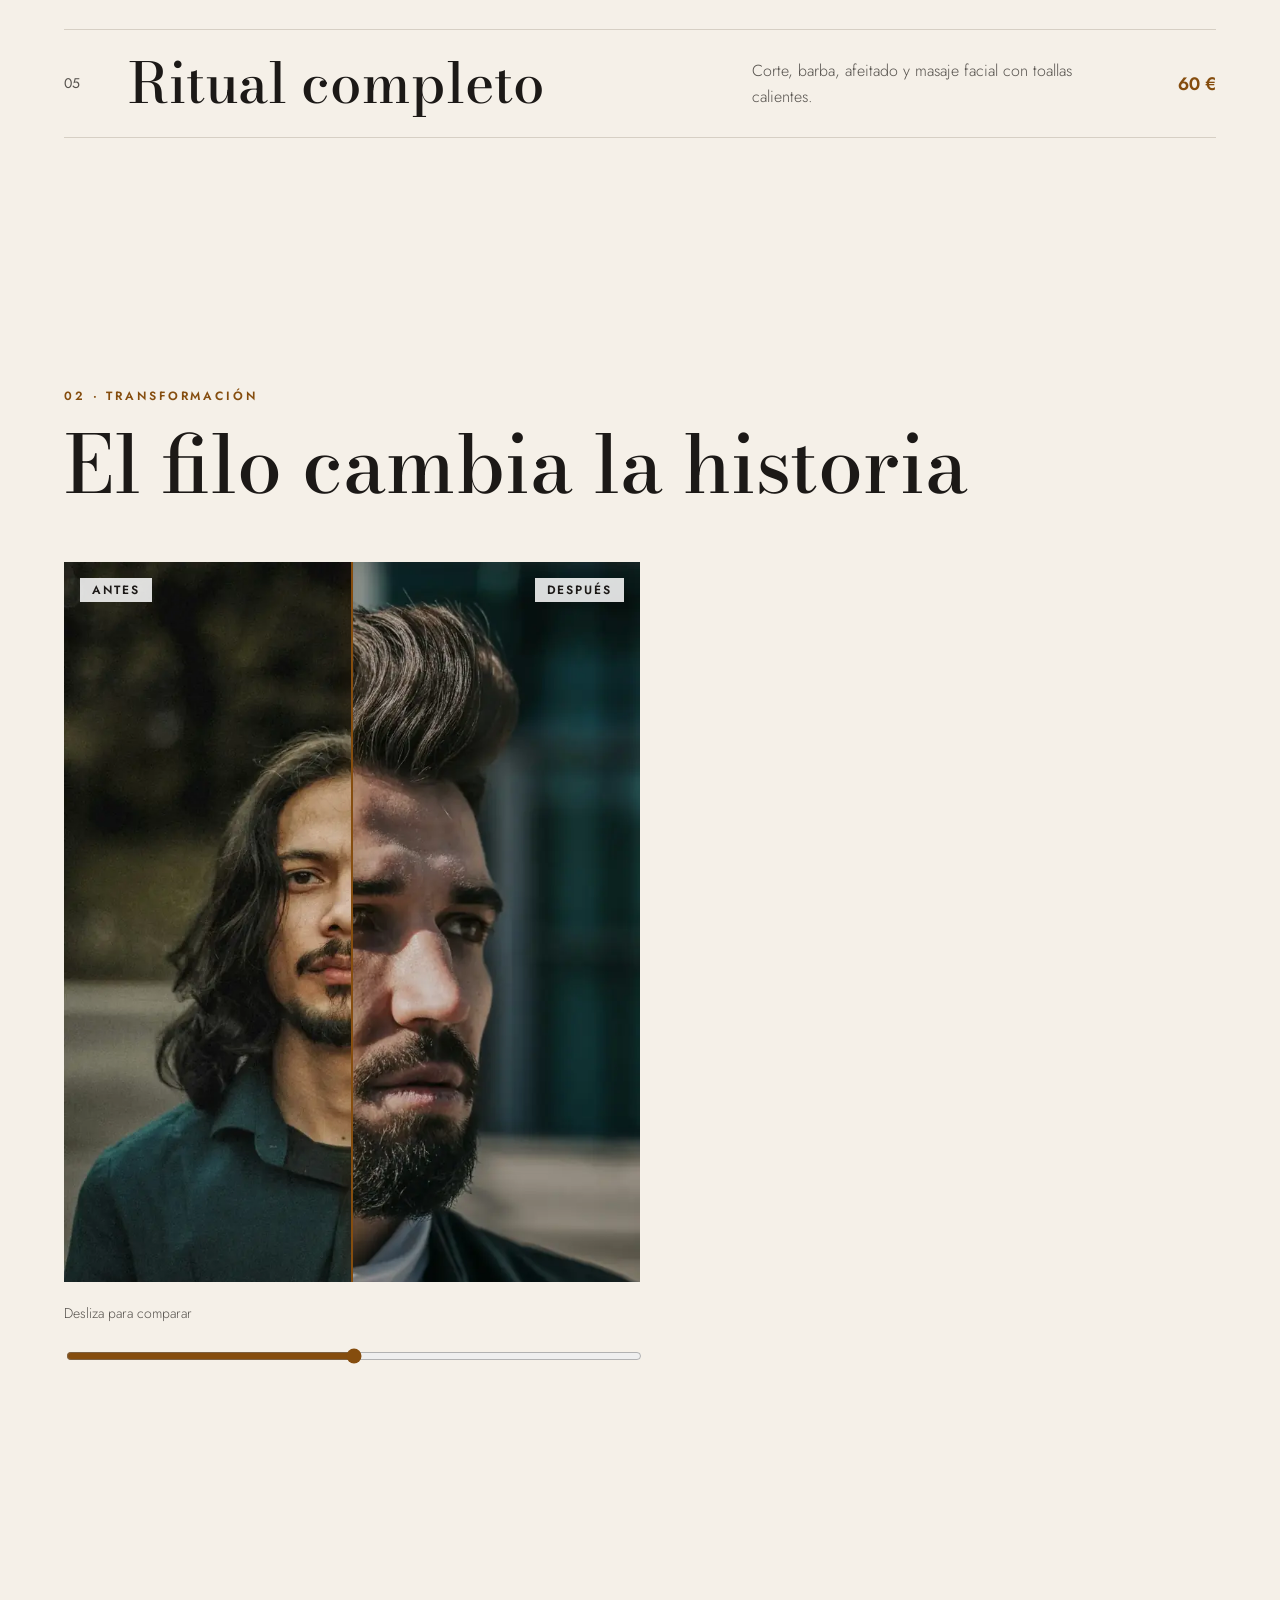
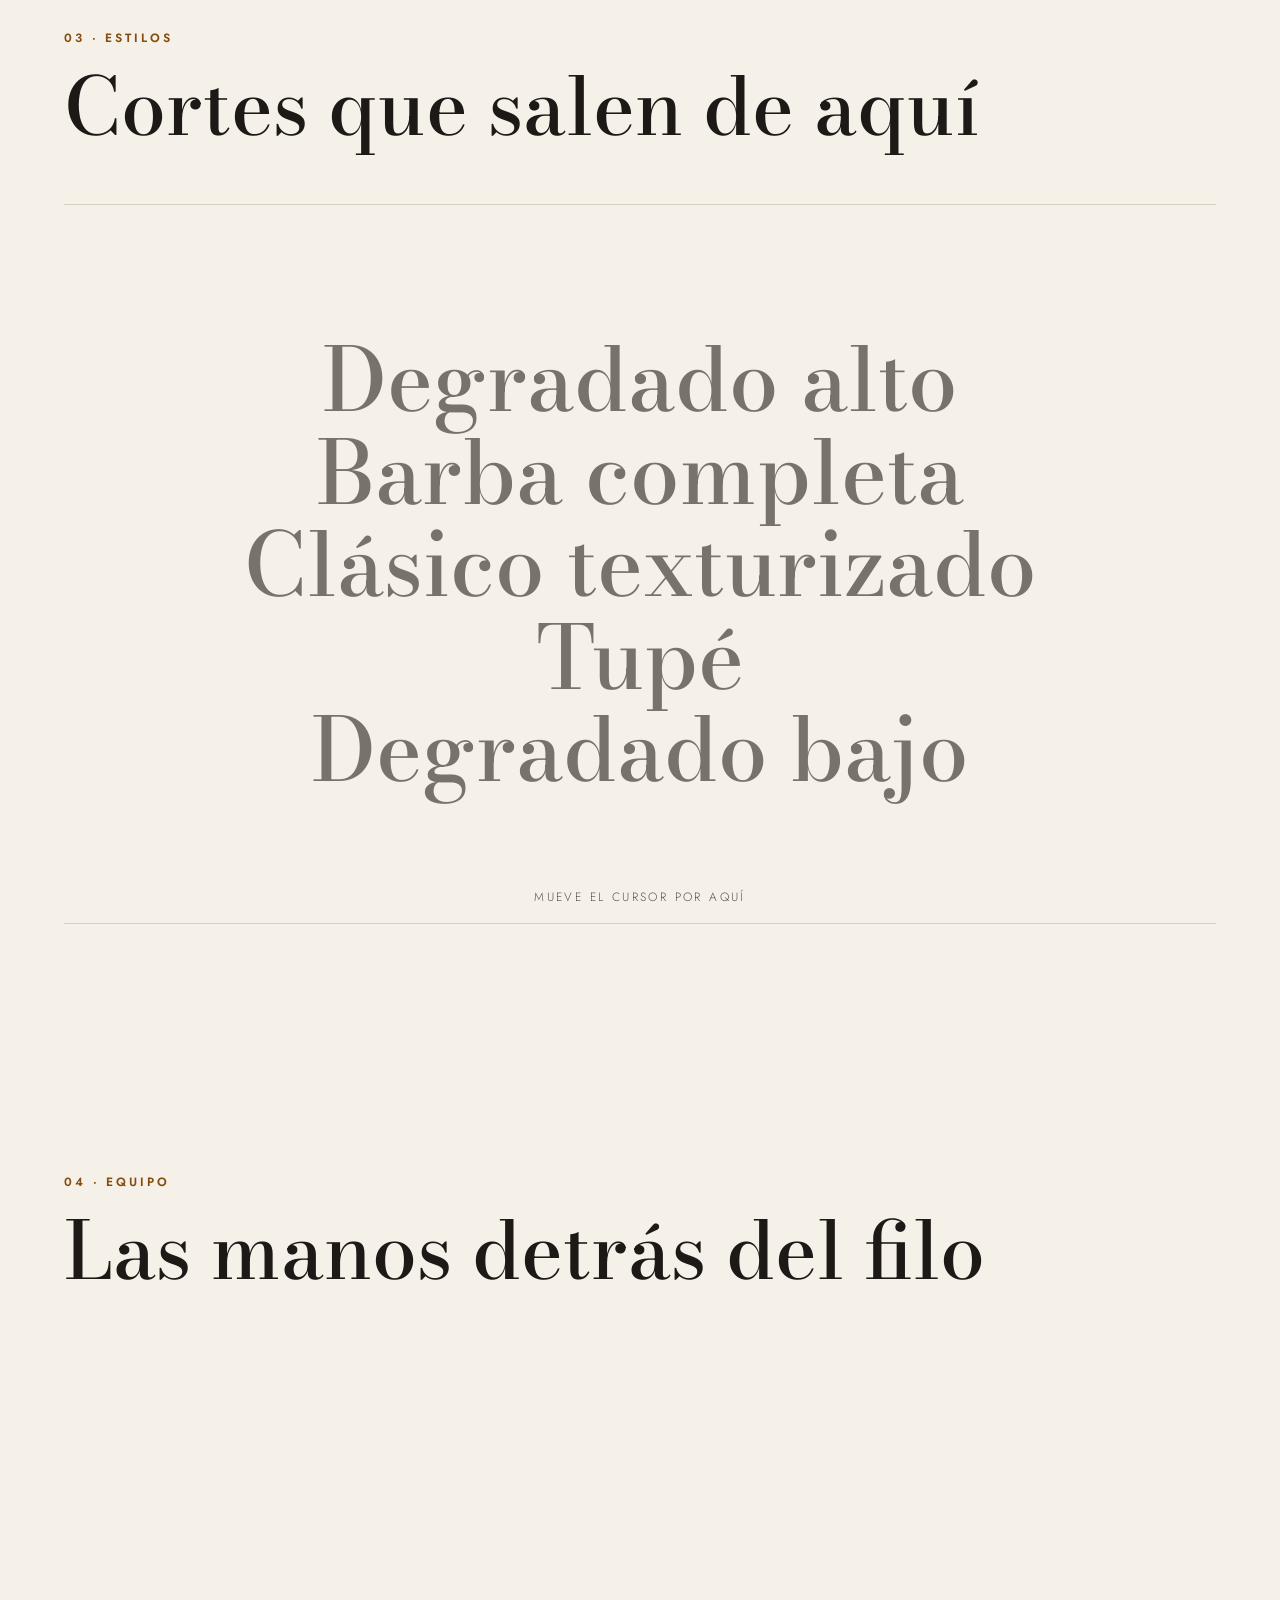
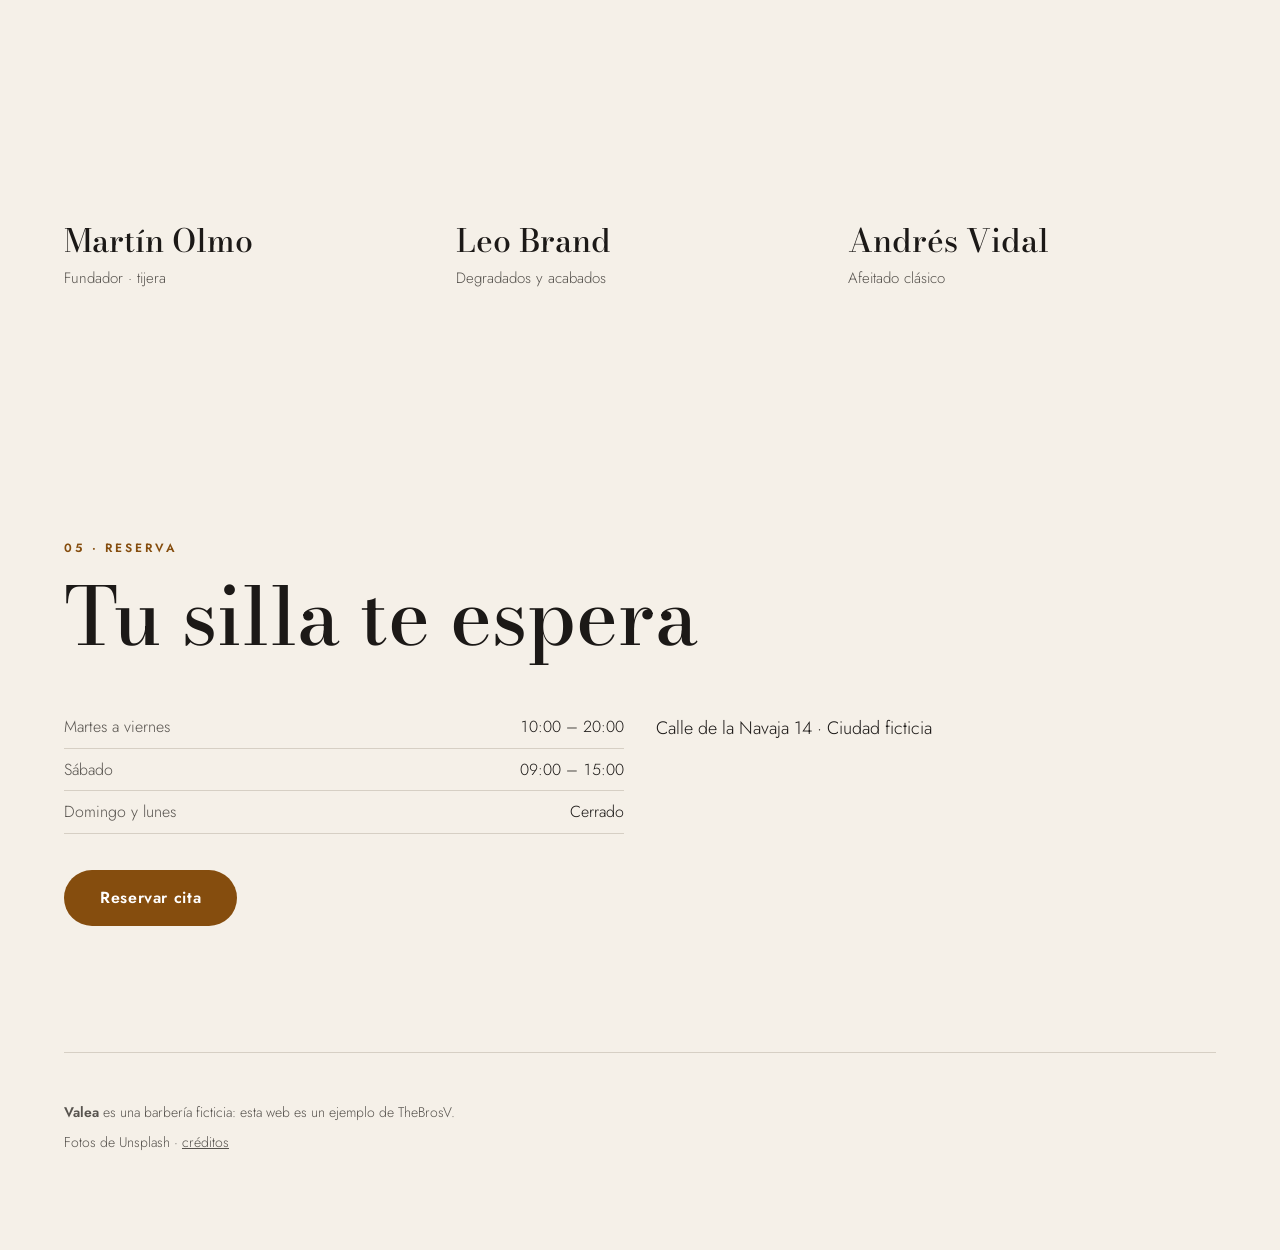
<file: valea-barberia/index.html>
<!doctype html>
<html lang="es"><head><meta charset="utf-8"><meta name="viewport" content="width=device-width, initial-scale=1">
<title>Valea · Barbería</title><meta http-equiv="refresh" content="0; url=barberia/"></head>
<body><p><a href="barberia/">Abrir Valea · Barbería</a></p></body></html>
</file>
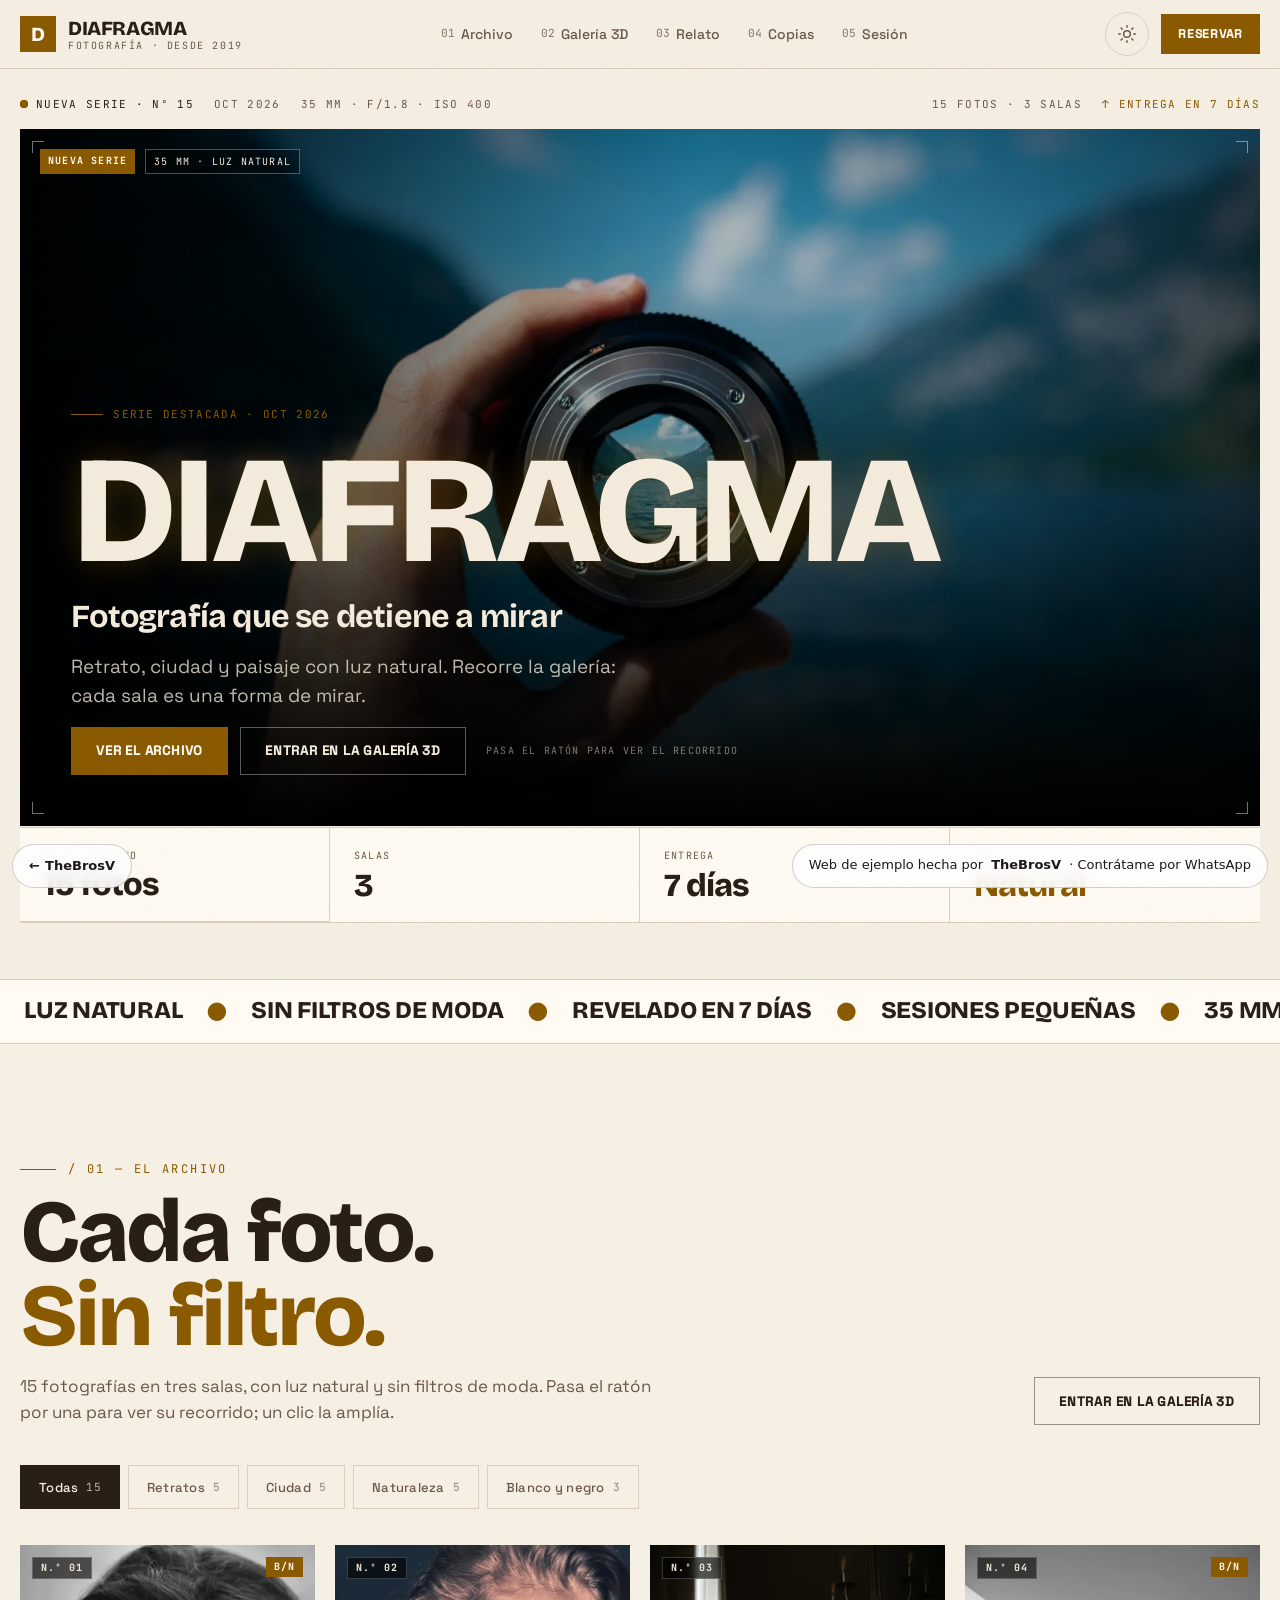
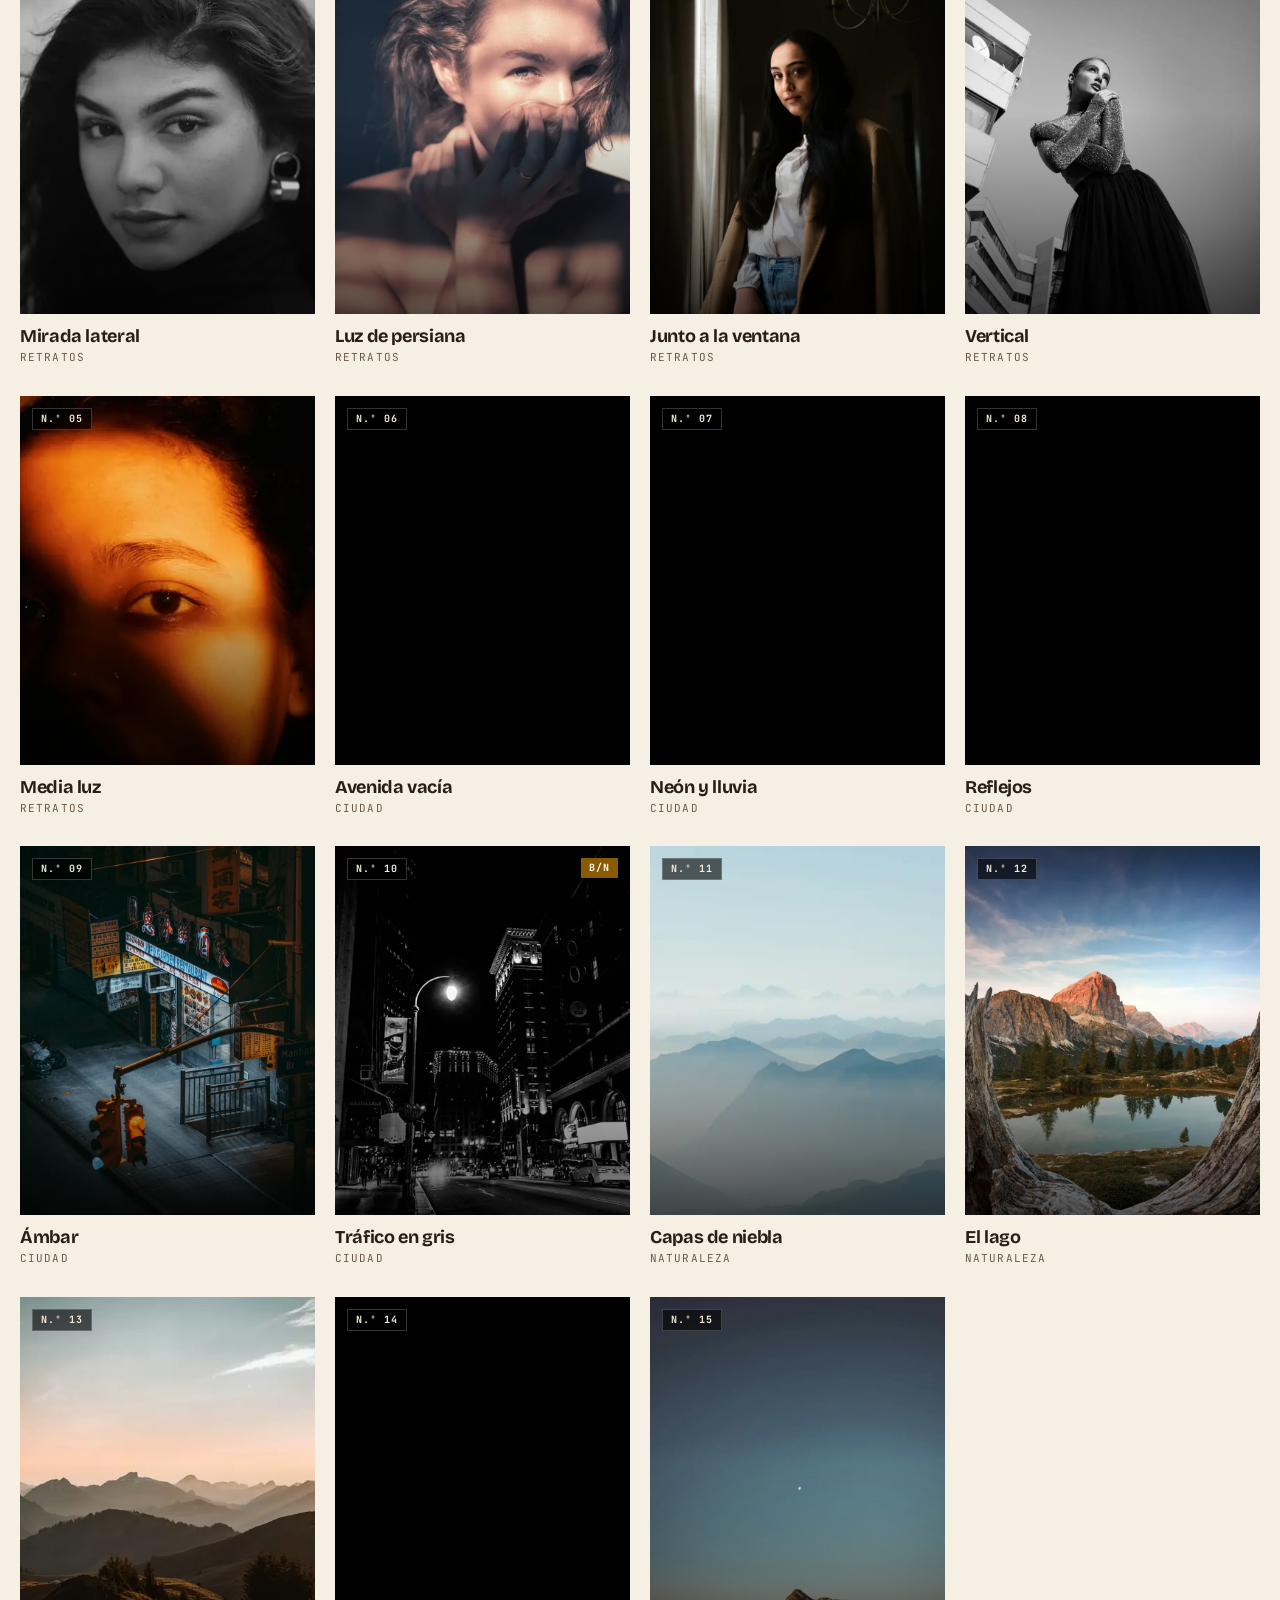
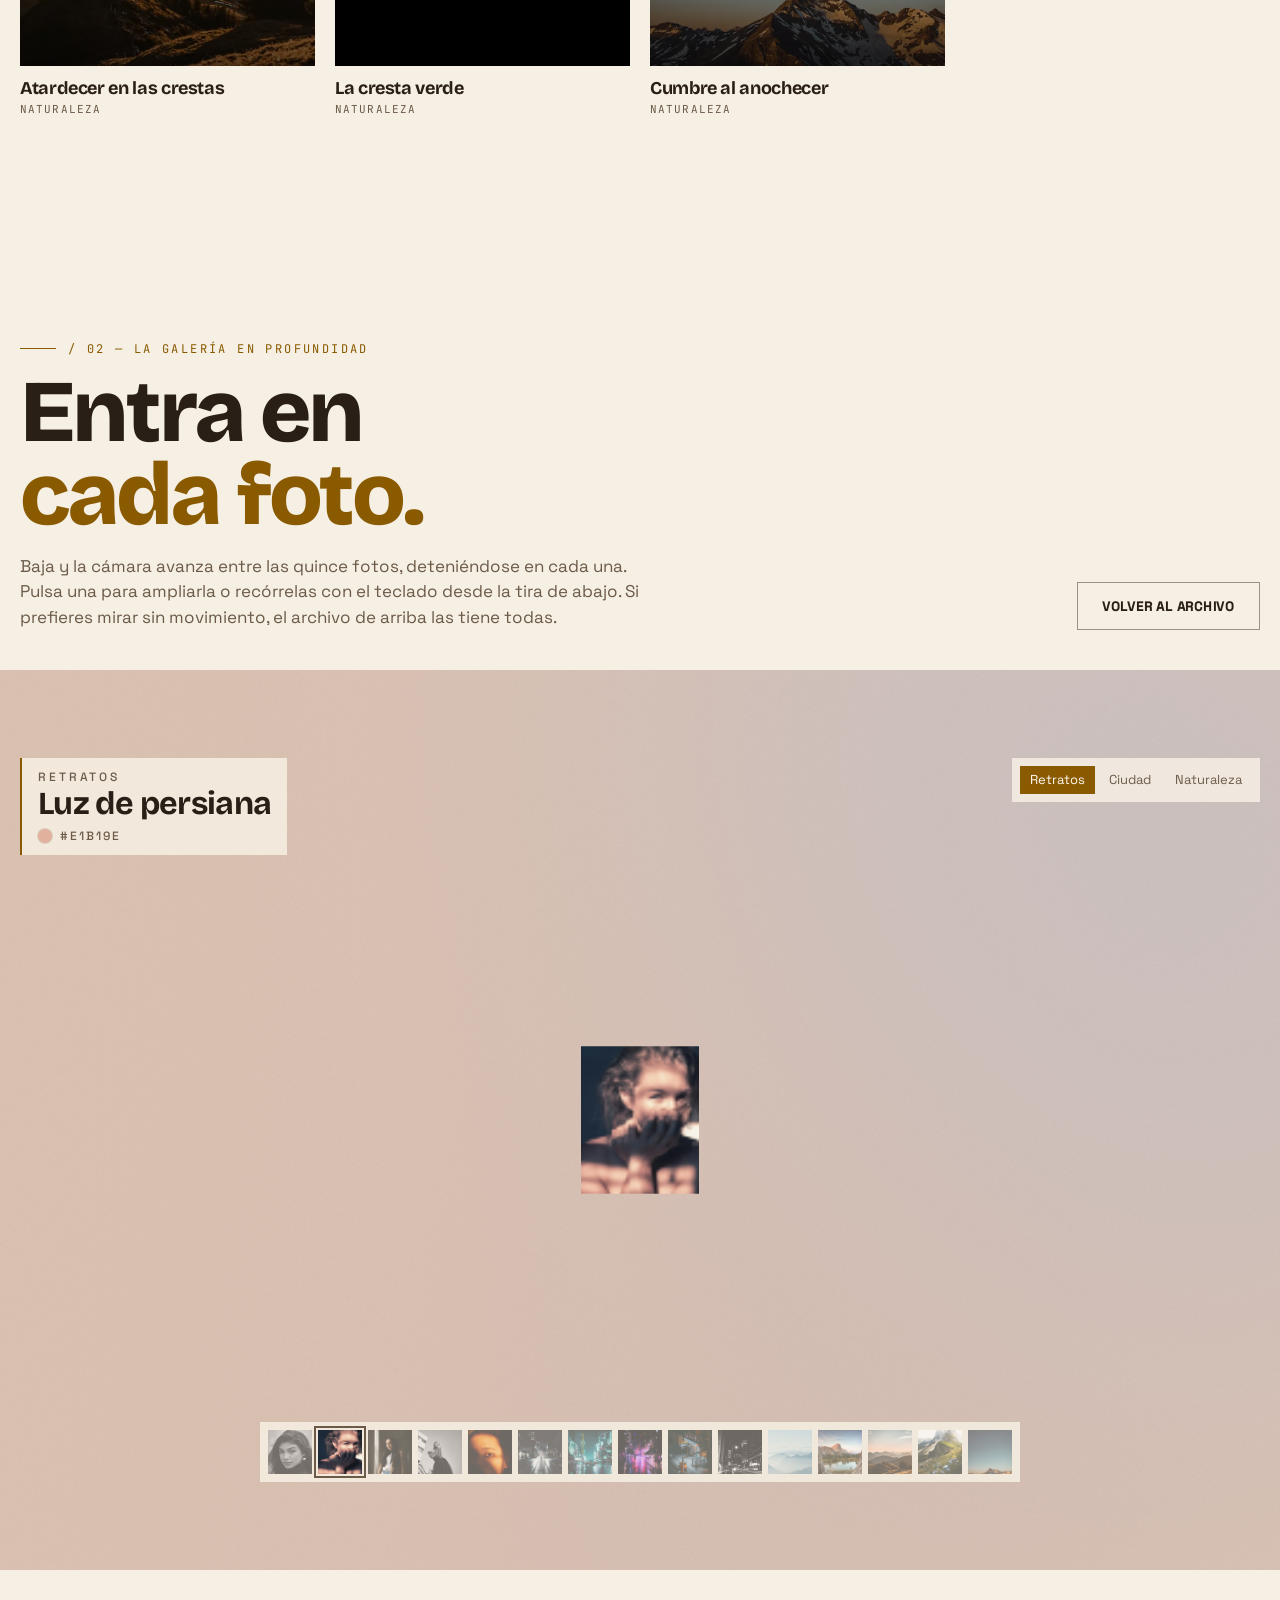
<file: diafragma-fotografia/fotografia/index.html>
<!doctype html>
<html lang="es">
  <head>
    <meta charset="UTF-8" />
    <script>(function(){var g=null;try{g=localStorage.getItem('thebrosv-tema')}catch(e){}document.documentElement.dataset.tema=(g==='claro'||g==='oscuro')?g:(matchMedia('(prefers-color-scheme: dark)').matches?'oscuro':'claro')})()</script>
    <meta name="viewport" content="width=device-width, initial-scale=1.0" />
    <meta name="description" content="Diafragma, estudio de fotografía. Web de ejemplo hecha por TheBrosV." />
    <link rel="icon" type="image/svg+xml" href="../favicon.svg" />
    <title>Diafragma · Estudio de fotografía</title>
    <link rel="preload" href="../assets/bricolage-grotesque-latin-800-normal-J50vIsBe.woff2" as="font" type="font/woff2" crossorigin>
    <script type="module" crossorigin src="../assets/fotografia-W_nlBP6O.js"></script>
    <link rel="modulepreload" crossorigin href="../assets/jsx-runtime-Dt7n5OEe.js">
    <link rel="modulepreload" crossorigin href="../assets/config-BgSAy3kI.js">
    <link rel="modulepreload" crossorigin href="../assets/Sello-DgHAxHge.js">
    <style>*,:before,:after{box-sizing:border-box}html{-webkit-text-size-adjust:100%}body{-webkit-font-smoothing:antialiased;min-height:100vh;margin:0;line-height:1.5}img{max-width:100%;height:auto;display:block}:focus-visible{outline-offset:3px;outline:2px solid}@media (prefers-reduced-motion:reduce){*,:before,:after{scroll-behavior:auto!important;transition-duration:.01ms!important;animation-duration:.01ms!important}}html.lenis,html.lenis body{height:auto}.lenis.lenis-smooth{scroll-behavior:auto!important}.solo-lector{clip-path:inset(50%);white-space:nowrap;width:1px;height:1px;position:absolute;overflow:hidden}.boton-tema{width:44px;height:44px;color:inherit;cursor:pointer;background:0 0;border:1px solid;border-radius:999px;place-items:center;padding:0;display:inline-grid}
</style>
    <style>.sello{pointer-events:auto;text-align:center;color:#fafaf9;-webkit-backdrop-filter:blur(8px);backdrop-filter:blur(8px);background:#0c0a09d1;border:1px solid #fafaf92e;border-radius:999px;min-height:44px;padding:12px 16px;font:500 .8125rem/1.25 system-ui,sans-serif;text-decoration:none;transition:background-color .2s,border-color .2s;display:block}.sello-barra{z-index:1000;pointer-events:none;justify-content:space-between;align-items:flex-end;gap:8px;display:flex;position:fixed;inset:auto 12px 12px}.sello-volver{align-items:center;gap:.4em;font-weight:600;display:inline-flex}.sello strong{margin:0 .3em}.sello:hover{background:#0c0a09f2;border-color:#fafaf973}@media (width<=640px){.sello-barra{flex-direction:column;align-items:stretch}.sello-volver{align-self:flex-start}}:root[data-tema=claro] .sello{color:#1c1917;background:#ffffffe0;border-color:#1c191733}:root[data-tema=claro] .sello:hover{background:#fff;border-color:#1c191773}
</style>
    <style>@font-face{font-family:Bricolage Grotesque;font-style:normal;font-display:swap;font-weight:700;src:url(../assets/bricolage-grotesque-latin-700-normal-gtcctNPv.woff2)format("woff2"),url(../assets/bricolage-grotesque-latin-700-normal-DvJDmrLu.woff)format("woff")}@font-face{font-family:Bricolage Grotesque;font-style:normal;font-display:swap;font-weight:800;src:url(../assets/bricolage-grotesque-latin-800-normal-J50vIsBe.woff2)format("woff2"),url(../assets/bricolage-grotesque-latin-800-normal-Br4b-5gk.woff)format("woff")}@font-face{font-family:JetBrains Mono;font-style:normal;font-display:swap;font-weight:400;src:url(../assets/jetbrains-mono-latin-400-normal-V6pRDFza.woff2)format("woff2"),url(../assets/jetbrains-mono-latin-400-normal-6-qcROiO.woff)format("woff")}@font-face{font-family:JetBrains Mono;font-style:normal;font-display:swap;font-weight:700;src:url(../assets/jetbrains-mono-latin-700-normal-BYuf6tUa.woff2)format("woff2"),url(../assets/jetbrains-mono-latin-700-normal-D3wTyLJW.woff)format("woff")}@property --section-accent{syntax:"<color>";inherits:true;initial-value:#f5b301}:root{--color-fondo:#1e1813;--color-superficie:#2a221b;--color-linea:#4a3d31;--color-linea-fuerte:#f5ecdd59;--color-texto:#f5ecdd;--color-suave:#c4b5a0;--color-acento:#f5b301;--color-acento-rojo:#ff6a4d;--color-acento-azul:#6fa8ff;--color-sobre-acento:#1e1813;--color-velo:#1e1813d1;--color-telon:#140f0be6;--fuente-titulo:"Bricolage Grotesque", system-ui, sans-serif;--fuente-texto:"Space Grotesk", system-ui, sans-serif;--fuente-mono:"JetBrains Mono", ui-monospace, Consolas, monospace;--section-accent:var(--color-acento);--ancho:min(80rem, 100% - 2.5rem);--ease:cubic-bezier(.22, 1, .36, 1);--lightningcss-light: ;--lightningcss-dark:initial;color-scheme:dark}:root[data-tema=claro]{--color-fondo:#f6efe3;--color-superficie:#fffaf2;--color-linea:#dccfbc;--color-linea-fuerte:#2a1f1673;--color-texto:#2a1f16;--color-suave:#6b5a48;--color-acento:#8a5a00;--color-acento-rojo:#b3261e;--color-acento-azul:#1f4fb8;--color-sobre-acento:#fffaf2;--color-velo:#f6efe3db;--color-telon:#2a1f16cc;--lightningcss-light:initial;--lightningcss-dark: ;color-scheme:light}html{background:var(--color-fondo);scrollbar-color:var(--section-accent) var(--color-fondo);scroll-padding-top:5rem}body{background:var(--color-fondo);color:var(--color-texto);font:400 1.0625rem/1.65 var(--fuente-texto);-webkit-font-smoothing:antialiased;overflow-x:clip}h1,h2,h3{font-family:var(--fuente-titulo);letter-spacing:-.035em;text-wrap:balance;margin:0;font-weight:800;line-height:.95}p{margin:0}a{color:inherit}:focus-visible{outline:2px solid var(--section-accent);outline-offset:3px}.saltar{z-index:100;background:var(--color-acento);color:var(--color-sobre-acento);padding:.75rem 1rem;font-weight:500;position:absolute;top:-4rem;left:1rem}.saltar:focus{top:1rem}.boton{border:1px solid var(--section-accent);background:var(--section-accent);min-height:48px;color:var(--color-sobre-acento);font:700 .8125rem/1 var(--fuente-texto);letter-spacing:.06em;text-transform:uppercase;cursor:pointer;justify-content:center;align-items:center;gap:.5rem;padding:0 1.5rem;text-decoration:none;transition:background-color .25s,color .25s,border-color .25s,transform .25s,box-shadow .25s;display:inline-flex}.boton:hover{background:var(--color-texto);border-color:var(--color-texto);color:var(--color-fondo);box-shadow:4px 4px 0 var(--section-accent);transform:translate(-2px,-2px)}.boton-secundario{border-color:var(--color-linea-fuerte);color:var(--color-texto);background:0 0}.boton-secundario:hover{background:var(--color-texto);border-color:var(--color-texto);color:var(--color-fondo);box-shadow:none;transform:none}.boton-corto{min-height:40px;padding:0 1rem;font-size:.75rem}.meta-tira,.cifra-etiqueta,.logo-sub,.marco-kicker,.etiqueta-solida,.etiqueta-vidrio,.marco-previa,.marco-pista{font-family:var(--fuente-mono);letter-spacing:.12em;text-transform:uppercase}.punto-vivo{background:var(--section-accent);border-radius:50%;width:8px;height:8px;display:inline-block;position:relative}.punto-vivo:after{content:"";background:var(--section-accent);border-radius:50%;animation:1.8s ease-out infinite pulso-vivo;position:absolute;inset:0}@keyframes pulso-vivo{0%{opacity:.7;transform:scale(1)}70%,to{opacity:0;transform:scale(3.5)}}.cabecera{z-index:50;background:var(--color-velo);-webkit-backdrop-filter:blur(14px);backdrop-filter:blur(14px);border-bottom:1px solid var(--color-linea);justify-content:space-between;align-items:center;gap:1rem;padding:.75rem max(1.25rem,50% - 50rem);display:flex;position:sticky;top:0}.logo{align-items:center;gap:.75rem;padding:.25rem 0;text-decoration:none;display:inline-flex}.logo-marca{background:var(--section-accent);width:2.25rem;height:2.25rem;color:var(--color-sobre-acento);font:800 1.25rem/1 var(--fuente-titulo);place-items:center;transition:background-color .6s;display:grid}.logo-texto{gap:3px;line-height:1;display:grid}.logo-nombre{font:800 1.25rem/1 var(--fuente-titulo);letter-spacing:-.02em}.logo-sub{color:var(--color-suave);letter-spacing:.16em;font-size:.625rem}.cabecera-nav{display:none}.cabecera ul{align-items:center;gap:1.75rem;margin:0;padding:0;list-style:none;display:flex}.cabecera-nav a{min-height:44px;color:var(--color-suave);align-items:center;gap:.375rem;font-size:.875rem;font-weight:500;text-decoration:none;transition:color .2s;display:inline-flex}.cabecera-nav a:hover{color:var(--color-texto)}.cabecera-nav .num{font:400 .7rem/1 var(--fuente-mono);color:var(--color-suave);opacity:.8}.cabecera-acciones{align-items:center;gap:.75rem;display:flex}.cabecera .boton-tema{color:var(--color-suave);border-color:var(--color-linea)}@media (width>=64rem){.cabecera-nav{display:block}}@media (width<=30rem){.logo-sub{display:none}}.portada{width:min(100rem,100% - 2.5rem);margin:0 auto;padding-top:clamp(1.25rem,3vh,2rem)}.meta-tira{color:var(--color-suave);justify-content:space-between;align-items:center;gap:1rem;margin-bottom:1rem;font-size:.6875rem;display:flex}.meta-grupo{align-items:center;gap:1.25rem;display:flex}.meta-vivo{color:var(--color-texto);align-items:center;gap:.5rem;display:inline-flex}.meta-acento{color:var(--section-accent)}.meta-ocultable{display:none}@media (width>=48rem){.meta-ocultable{display:inline}.meta-grupo.meta-ocultable{display:flex}}.marco-cine{isolation:isolate;color:#f5ecdd;background:#000;width:100%;min-height:36rem;position:relative;overflow:hidden}.marco-foto{object-fit:cover;will-change:transform;width:100%;height:100%;transition:filter .4s;position:absolute;inset:0}.marco-sombra{z-index:3;pointer-events:none;background:linear-gradient(#0000 0%,#00000059 55%,#000 100%),linear-gradient(90deg,#000c,#0000 55%),radial-gradient(#0000 40%,#0000008c 100%);position:absolute;inset:0}.marco-barrido{z-index:4;pointer-events:none;opacity:0;transition:opacity .3s;position:absolute;inset:0}.marco-barrido:before{content:"";background:linear-gradient(to right, transparent, var(--section-accent), transparent);height:2px;box-shadow:0 0 12px var(--section-accent);position:absolute;left:0;right:0}@keyframes barrido{0%{opacity:0;top:0}10%{opacity:1}90%{opacity:1}to{opacity:0;top:100%}}.marco-etiquetas{z-index:5;flex-wrap:wrap;gap:.625rem;display:flex;position:absolute;top:1.25rem;left:1.25rem}.etiqueta-solida{background:var(--section-accent);color:var(--color-sobre-acento);padding:.25rem .5rem;font-size:.625rem;font-weight:700}.etiqueta-vidrio{-webkit-backdrop-filter:blur(4px);backdrop-filter:blur(4px);background:#0000004d;border:1px solid #ffffff4d;padding:.25rem .5rem;font-size:.625rem}.marco-previa{z-index:5;background:var(--section-accent);color:var(--color-sobre-acento);opacity:0;align-items:center;gap:.5rem;padding:.5rem .75rem;font-size:.625rem;font-weight:700;transition:opacity .3s;display:none;position:absolute;top:50%;right:1.5rem;transform:translateY(-50%)}.marco-previa .punto-vivo{background:currentColor;width:6px;height:6px}.marco-previa .punto-vivo:after{animation:none;display:none}.marco-texto{z-index:5;justify-items:start;gap:1rem;padding:clamp(1.25rem,4vw,3.5rem);display:grid;position:absolute;bottom:0;left:0;right:0}.marco-kicker{color:var(--section-accent);align-items:center;gap:.625rem;margin:0;font-size:.6875rem;display:flex}.marco-kicker span{background:currentColor;width:2rem;height:1px}.marco-texto h1{letter-spacing:-.045em;text-shadow:0 0 32px color-mix(in srgb, var(--section-accent) 40%, transparent);font-size:clamp(3rem,12vw,9.5rem)}.lema{font:700 clamp(1.25rem, 2.6vw, 2rem)/1.15 var(--fuente-titulo);letter-spacing:-.025em;max-width:24ch}.entrada{color:#f5ecddc7;max-width:46ch;font-size:clamp(1rem,1.6vw,1.1875rem);line-height:1.55}.marco-botones{flex-wrap:wrap;align-items:center;gap:.75rem;display:flex}.marco-pista{color:#f5ecdd80;margin-left:.5rem;font-size:.625rem;display:none}.marco-cine .boton-secundario{color:#f5ecdd;border-color:#ffffff59}.marco-cine .boton-secundario:hover{color:#1e1813}.esquina{z-index:5;pointer-events:none;border:0 solid #ffffff73;width:.75rem;height:.75rem;position:absolute}.esquina-ai{border-top-width:1px;border-left-width:1px;top:.75rem;left:.75rem}.esquina-ad{border-top-width:1px;border-right-width:1px;top:.75rem;right:.75rem}.esquina-bi{border-bottom-width:1px;border-left-width:1px;bottom:.75rem;left:.75rem}.esquina-bd{border-bottom-width:1px;border-right-width:1px;bottom:.75rem;right:.75rem}@media (width>=64rem){.marco-pista{display:inline}.marco-cine{aspect-ratio:16/9;min-height:0}}@media (hover:hover) and (pointer:fine) and (prefers-reduced-motion:no-preference){.marco-cine:hover .marco-foto{filter:brightness(1.05)saturate(1.15)contrast(1.05);animation:14s ease-in-out infinite alternate paneo}.marco-cine:hover .marco-barrido{opacity:1}.marco-cine:hover .marco-barrido:before{animation:3s linear infinite barrido}.marco-cine:hover .marco-previa{opacity:1}@media (width>=64rem){.marco-previa{display:inline-flex}}}@keyframes paneo{0%{transform:scale(1.04)translate(0)}to{transform:scale(1.12)translate(-2.5%,-1.5%)}}.cifras{background:var(--color-superficie);border-block:1px solid var(--color-linea);grid-template-columns:repeat(2,1fr);margin:1px 0 0;padding:0;list-style:none;display:grid}.cifra{border-right:1px solid var(--color-linea);gap:.375rem;padding:1.25rem 1.5rem;display:grid}.cifra:nth-child(2n){border-right:0}.cifra:nth-child(-n+2){border-bottom:1px solid var(--color-linea)}.cifra-etiqueta{color:var(--color-suave);font-size:.625rem}.cifra-valor{font:800 clamp(1.5rem, 3vw, 2rem)/1 var(--fuente-titulo);letter-spacing:-.03em}.cifra-acento{color:var(--section-accent);transition:color .6s}@media (width>=48rem){.cifras{grid-template-columns:repeat(4,1fr)}.cifra,.cifra:nth-child(2n){border-right:1px solid var(--color-linea);border-bottom:0}.cifra:last-child{border-right:0}}.marquesina{white-space:nowrap;border-block:1px solid var(--color-linea);background:var(--color-superficie);margin-top:clamp(2rem,5vw,3.5rem);padding-block:1.1rem;overflow:hidden}.marq-pista{font:800 clamp(1.125rem, 2.2vw, 1.5rem)/1 var(--fuente-titulo);letter-spacing:-.01em;align-items:center;animation:38s linear infinite marquesina;display:inline-flex}.marq-texto{padding-inline:1.5rem}.marq-punto{color:var(--section-accent);transition:color .6s}@keyframes marquesina{to{transform:translate(-50%)}}@media (prefers-reduced-motion:reduce){.marq-pista{animation:none}.punto-vivo:after{animation:none;display:none}}.seccion{width:var(--ancho);margin:0 auto;padding-block:clamp(4rem,12vh,8rem)}.seccion>h2{margin-bottom:clamp(2rem,5vh,3.5rem);font-size:clamp(2.25rem,6vw,4.5rem)}.visor{border:1px solid var(--color-linea);background:var(--color-superficie);max-width:min(92vw,80rem);max-height:94vh;color:var(--color-texto);padding:0}.visor::backdrop{background:var(--color-telon)}.visor figure{margin:0;display:grid}.visor img{object-fit:contain;width:auto;max-width:100%;height:auto;max-height:74vh;margin:0 auto}.visor figcaption{padding:1rem 1.25rem 0}.visor-num{color:var(--color-suave);font-variant-numeric:tabular-nums;margin-left:.5rem}.visor-acciones{flex-wrap:wrap;gap:.5rem;padding:1rem 1.25rem 1.25rem;display:flex}.visor-acciones button{border:1px solid var(--color-linea);min-height:44px;color:var(--color-texto);font:500 .9375rem/1 var(--fuente-texto);cursor:pointer;background:0 0;padding:0 1rem}.visor-acciones button:hover{border-color:var(--color-acento)}.reserva-form{gap:.75rem;max-width:40rem;display:grid}.reserva-form label{font:400 .75rem/1 var(--fuente-mono);letter-spacing:.15em;text-transform:uppercase;color:var(--color-suave)}.reserva-fila{flex-wrap:wrap;gap:.75rem;display:flex}.reserva-fila input{border:1px solid var(--color-linea-fuerte);background:var(--color-superficie);min-height:48px;color:var(--color-texto);font:400 1rem/1 var(--fuente-texto);flex:16rem;padding:0 1rem}.reserva-fila input::placeholder{color:var(--color-suave);opacity:1}.reserva-fila input:focus-visible{outline:2px solid var(--section-accent);outline-offset:2px}.reserva-fila input[aria-invalid=true]{border-color:var(--color-acento-rojo)}.reserva-respuesta{min-height:1.5em;color:var(--color-suave);margin:0}.reserva-respuesta.ok{color:var(--color-texto);border-left:3px solid var(--section-accent);padding-left:.75rem}.reserva-respuesta.error{color:var(--color-texto);border-left:3px solid var(--color-acento-rojo);padding-left:.75rem}.reserva-cifras,.estudio-cifras{border-top:1px solid var(--color-linea);flex-wrap:wrap;gap:1.5rem 3rem;margin:2.5rem 0 0;padding-top:1.5rem;display:flex}.reserva-cifras dt,.estudio-cifras dt{font:400 .6875rem/1 var(--fuente-mono);letter-spacing:.15em;text-transform:uppercase;color:var(--color-suave)}.reserva-cifras dd,.estudio-cifras dd{font:800 2rem/1 var(--fuente-titulo);letter-spacing:-.02em;margin:.5rem 0 0}.mosaico{grid-template-columns:repeat(2,1fr);gap:.75rem;margin:0;padding:0;list-style:none;display:grid}.mosaico-item{aspect-ratio:4/5;background:#000;overflow:hidden}.mosaico-item img{object-fit:cover;width:100%;height:100%}.mosaico-1{aspect-ratio:16/9;grid-column:1/-1}@media (width>=48rem){.mosaico{grid-template-columns:repeat(4,1fr)}.mosaico-1{aspect-ratio:auto;grid-area:span 2/span 2}.mosaico-item{aspect-ratio:1}}@media (hover:hover) and (pointer:fine){.mosaico-item img{filter:grayscale()contrast(1.05);transform:scale(1.02)}.mosaico-item:hover img{filter:none;transform:scale(1.08)}}@media (hover:hover) and (pointer:fine) and (prefers-reduced-motion:no-preference){.mosaico-item img{transition:filter .6s,transform .8s}}.estudio{align-items:start;gap:clamp(2rem,5vw,4rem);display:grid}@media (width>=64rem){.estudio{grid-template-columns:minmax(0,.8fr) minmax(0,1.2fr)}.estudio-foto{position:sticky;top:6rem}}.estudio-foto{margin:0;position:relative}.estudio-foto img{aspect-ratio:4/5;object-fit:cover;width:100%}.estudio-texto{gap:1.5rem;display:grid}.estudio-texto>h2{font-size:clamp(2.25rem,6vw,4.5rem)}.estudio-texto>p:not(.etiqueta-seccion){max-width:52ch;color:var(--color-suave);font-size:1.125rem}.estudio-cifras{margin:0}.principios{counter-reset:p;gap:1rem;margin:0;padding:0;list-style:none;display:grid}.principios li{counter-increment:p;color:var(--color-suave);grid-template-columns:2.5rem 1fr;display:grid}.principios li:before{content:counter(p, decimal-leading-zero);font:400 .75rem/1.9 var(--fuente-mono);color:var(--section-accent)}.principios strong{color:var(--color-texto);display:block}.servicios{border-top:1px solid var(--color-linea);margin:0;padding:0;list-style:none;display:grid}.servicios li{border-bottom:1px solid var(--color-linea);gap:.25rem;padding-block:1.25rem;display:grid}.servicios h3{font-size:1.375rem}.servicios p{color:var(--color-suave)}.servicios .precio{color:var(--section-accent);font-weight:500}.aviso{border:1px solid var(--color-linea);background:var(--color-superficie);max-width:min(32rem,100% - 2rem);color:var(--color-texto);padding:2rem}.aviso::backdrop{background:var(--color-telon)}.aviso h3{margin-bottom:1rem;font-size:1.5rem}.aviso p{color:var(--color-suave);margin-bottom:1.5rem}.aviso-acciones{flex-wrap:wrap;gap:.75rem;display:flex}.pie-marca{font:800 1.25rem/1 var(--fuente-titulo);letter-spacing:-.01em;color:var(--color-texto)}.pie-enlaces{flex-wrap:wrap;gap:.5rem 1.5rem;margin:.75rem 0 1rem;padding:0;list-style:none;display:flex}.pie-enlaces a{min-height:44px;font:400 .75rem/1 var(--fuente-mono);letter-spacing:.12em;text-transform:uppercase;color:var(--color-suave);align-items:center;text-decoration:none;display:inline-flex}.pie-enlaces a:hover{color:var(--color-texto)}.pie{width:var(--ancho);border-top:1px solid var(--color-linea);color:var(--color-suave);gap:.25rem;margin:0 auto;padding:2.5rem 0 6.5rem;font-size:.875rem;display:grid}.galeria{width:100%}.galeria>.seccion-cabecera,.galeria>.galeria-aviso{width:var(--ancho);margin-inline:auto}.galeria-aviso{border-left:2px solid var(--section-accent);background:var(--color-superficie);color:var(--color-suave);padding:1rem 1.25rem}.galeria-aviso a{color:var(--color-texto);text-underline-offset:3px}.galeria-tramo{margin-bottom:clamp(3rem,8vh,5rem);position:relative}.galeria-fija{height:100svh;position:sticky;top:0;overflow:hidden}.galeria-lienzo{cursor:zoom-in;inset:0;position:absolute!important}.galeria-rotulo{background:var(--color-velo);border-left:2px solid var(--color-acento);padding:.75rem 1rem;position:absolute;top:5.5rem;left:max(1.25rem,50% - 40rem)}.rotulo-sala{font:500 .75rem/1.2 var(--fuente-texto);letter-spacing:.24em;text-transform:uppercase;color:var(--color-suave)}.rotulo-foto{font:700 clamp(1.5rem, 3vw, 2rem)/1.2 var(--fuente-titulo);letter-spacing:-.02em}.rotulo-color{font:500 .75rem/1 var(--fuente-texto);letter-spacing:.16em;color:var(--color-suave);align-items:center;gap:.5rem;margin-top:.375rem;display:flex}.rotulo-color span{width:.875rem;height:.875rem;box-shadow:0 0 0 1px var(--color-linea);border-radius:50%}.galeria-salas{background:var(--color-velo);gap:.25rem;margin:0;padding:.5rem;font-size:.8125rem;list-style:none;display:flex;position:absolute;top:5.5rem;right:max(1.25rem,50% - 40rem)}.galeria-salas li{color:var(--color-suave);padding:.25rem .625rem}.galeria-salas li[aria-current]{color:var(--color-sobre-acento);background:var(--color-acento)}.galeria-indice{background:var(--color-velo);gap:.375rem;max-width:calc(100% - 2rem);margin:0;padding:.5rem;list-style:none;display:flex;position:absolute;bottom:5.5rem;left:50%;overflow-x:auto;translate:-50%}.indice-foto{all:unset;cursor:pointer;opacity:.55;outline-offset:2px;outline:2px solid #0000;width:44px;height:44px;transition:opacity .2s,outline-color .2s;display:block}.indice-foto img{object-fit:cover;width:100%;height:100%}.indice-foto:hover,.indice-foto.actual{opacity:1}.indice-foto.actual{outline-color:var(--color-suave)}.indice-foto:focus-visible{opacity:1;outline-color:var(--color-acento)}@media (width<=640px){.galeria-salas{display:none}}body:before{content:"";z-index:9999;pointer-events:none;opacity:.07;mix-blend-mode:overlay;will-change:transform;background-image:url("data:image/svg+xml,%3Csvg xmlns='http://www.w3.org/2000/svg' width='250' height='250'%3E%3Cfilter id='n'%3E%3CfeTurbulence type='fractalNoise' baseFrequency='0.85' numOctaves='3' stitchTiles='stitch'/%3E%3C/filter%3E%3Crect width='100%25' height='100%25' filter='url(%23n)'/%3E%3C/svg%3E");animation:.4s step-end infinite grano;position:fixed;inset:-10%}:root[data-tema=claro] body:before{opacity:.05;mix-blend-mode:multiply}@keyframes grano{0%{transform:translate(0)}20%{transform:translate(-5%,-5%)}40%{transform:translate(-10%,5%)}60%{transform:translate(5%,-10%)}80%{transform:translate(-5%,10%)}}.progreso{z-index:120;pointer-events:none;height:2px;position:fixed;top:0;left:0;right:0}.progreso span{background:var(--section-accent);transform-origin:0;height:100%;display:block;transform:scaleX(0)}.subir{z-index:60;cursor:pointer;background:var(--color-superficie);width:3rem;height:3rem;color:var(--color-texto);border:1px solid var(--color-linea);opacity:0;pointer-events:none;place-items:center;transition:opacity .3s,background-color .25s,color .25s;display:grid;position:fixed;bottom:5.5rem;right:1.5rem}.subir.visible{opacity:1;pointer-events:auto}.subir:hover{background:var(--section-accent);color:var(--color-sobre-acento);border-color:var(--section-accent)}@media (prefers-reduced-motion:reduce){body:before{display:none}}.seccion-cabecera{flex-wrap:wrap;justify-content:space-between;align-items:flex-end;gap:1.5rem;margin-bottom:2.5rem;display:flex}.etiqueta-seccion{font:400 .75rem/1 var(--fuente-mono);letter-spacing:.2em;text-transform:uppercase;color:var(--section-accent);align-items:center;gap:.75rem;margin:0 0 1rem;transition:color .7s;display:inline-flex}.etiqueta-seccion:before{content:"";background:currentColor;width:36px;height:1px}.seccion-cabecera h2{font-size:clamp(2.75rem,7vw,5.5rem)}.acento-texto{color:var(--section-accent);transition:color .6s}.seccion-intro{max-width:40rem;color:var(--color-suave);margin-top:1rem}.filtros{scrollbar-width:none;gap:.5rem;margin:0 -1.25rem 1rem;padding:0 1.25rem .75rem;display:flex;overflow-x:auto}.filtros::-webkit-scrollbar{display:none}.filtro{white-space:nowrap;border:1px solid var(--color-linea);min-height:44px;color:var(--color-suave);font:500 .8125rem/1 var(--fuente-texto);letter-spacing:.02em;cursor:pointer;background:0 0;align-items:center;gap:.5rem;padding:0 1.125rem;transition:all .25s;display:inline-flex}.filtro:hover{border-color:var(--color-texto);color:var(--color-texto)}.filtro[aria-pressed=true]{background:var(--color-texto);border-color:var(--color-texto);color:var(--color-fondo)}.filtro-cuenta{font:400 .7rem/1 var(--fuente-mono);opacity:.7}.archivo-rejilla{grid-template-columns:repeat(auto-fill,minmax(min(100%,15rem),1fr));gap:2rem 1.25rem;margin:1.5rem 0 0;padding:0;list-style:none;display:grid}.archivo-item{animation:.45s cubic-bezier(.4,0,.2,1) both entra-tarjeta;animation-delay:var(--retraso,0s)}@keyframes entra-tarjeta{0%{opacity:0;transform:translateY(24px)scale(.96)}to{opacity:1;transform:none}}.tarjeta-foto{all:unset;box-sizing:border-box;cursor:zoom-in;gap:.75rem;width:100%;display:grid}.tarjeta-foto:focus-visible .tarjeta-marco{outline:2px solid var(--section-accent);outline-offset:4px}.tarjeta-marco{aspect-ratio:4/5;background:#000;display:block;position:relative;overflow:hidden}.tarjeta-marco:before{content:"";z-index:1;pointer-events:none;background:linear-gradient(#0000 45%,#000000a6);position:absolute;inset:0}.tarjeta-marco img{object-fit:cover;width:100%;height:100%;transition:transform .5s,filter .4s}.tarjeta-numero,.tarjeta-bn,.tarjeta-previa{z-index:3;font:700 .625rem/1 var(--fuente-mono);letter-spacing:.1em;text-transform:uppercase;padding:.3rem .5rem;position:absolute}.tarjeta-numero{color:#f5ecdd;-webkit-backdrop-filter:blur(4px);backdrop-filter:blur(4px);background:#0009;border:1px solid #fff3;top:.75rem;left:.75rem}.tarjeta-bn{color:var(--color-sobre-acento);background:var(--section-accent);top:.75rem;right:.75rem}.tarjeta-previa{color:var(--color-sobre-acento);background:var(--section-accent);opacity:0;transition:opacity .3s,transform .3s;display:none;bottom:.75rem;left:.75rem;transform:translateY(4px)}.tarjeta-barra{z-index:3;opacity:0;background:#00000080;height:3px;position:absolute;bottom:0;left:0;right:0}.tarjeta-barra:after{content:"";background:var(--section-accent);width:0;position:absolute;inset:0 auto 0 0}.tarjeta-texto{gap:.375rem;display:grid}.tarjeta-titulo{font:700 1.125rem/1.15 var(--fuente-titulo);letter-spacing:-.02em}.tarjeta-sala{font:400 .6875rem/1 var(--fuente-mono);letter-spacing:.1em;text-transform:uppercase;color:var(--color-suave)}@media (hover:hover) and (pointer:fine) and (prefers-reduced-motion:no-preference){.tarjeta-previa{display:block}.tarjeta-foto:hover .tarjeta-marco img{animation:6s ease-in-out infinite alternate paneo-tarjeta}.tarjeta-foto:hover .tarjeta-previa{opacity:1;transform:none}.tarjeta-foto:hover .tarjeta-barra{opacity:1}.tarjeta-foto:hover .tarjeta-barra:after{animation:4s linear forwards llena}}@keyframes paneo-tarjeta{0%{filter:brightness(.9);transform:scale(1.08)}to{filter:brightness(1.05);transform:scale(1.14)translate(-2%,-2%)}}@keyframes llena{to{width:100%}}@media (prefers-reduced-motion:reduce){.archivo-item{animation:none}}.relato-cuerpo{gap:2.5rem;display:grid}.relato-lateral{align-content:start;gap:1.5rem;display:grid}.relato-foto{margin:0}.relato-foto img{object-fit:cover;width:100%;max-height:52vh}.relato-foto figcaption{font:400 .6875rem/1.4 var(--fuente-mono);letter-spacing:.1em;text-transform:uppercase;color:var(--color-suave);margin-top:.5rem}.relato-capitulos ol{gap:.25rem;margin:0;padding:0;list-style:none;display:grid}.relato-capitulos a{border-left:2px solid var(--color-linea);color:var(--color-suave);padding:.5rem .75rem;text-decoration:none;transition:color .3s,border-color .3s;display:block}.relato-capitulos a:hover{color:var(--color-texto)}.relato-capitulos a[aria-current=true]{color:var(--color-texto);border-left-color:var(--section-accent)}.relato-num{font:400 .6875rem/1 var(--fuente-mono);letter-spacing:.1em;color:var(--section-accent);margin-right:.5rem}.relato-texto{max-width:42rem}.relato-texto p{color:var(--color-suave);margin:0 0 1.25rem;font-size:1.125rem;line-height:1.75}.relato-kicker{font:400 .75rem/1 var(--fuente-mono);letter-spacing:.15em;text-transform:uppercase}.relato-titulo{margin:0 0 2rem;font-size:clamp(1.75rem,4vw,2.75rem)}.relato-apartado{font:700 1.5rem/1.2 var(--fuente-titulo);letter-spacing:-.02em;margin:3rem 0 1rem;scroll-margin-top:6rem}.relato-apartado span{color:var(--section-accent);margin-right:.25rem}.relato-capital:first-letter{float:left;font:800 4.5rem/.8 var(--fuente-titulo);color:var(--section-accent);margin:.1em .5rem 0 0}.relato-cita{border-left:3px solid var(--section-accent);font:700 clamp(1.375rem, 3vw, 1.875rem)/1.25 var(--fuente-titulo);letter-spacing:-.02em;margin:2rem 0;padding:.5rem 0 .5rem 1.5rem}.relato-nota{background:var(--color-superficie);border:1px solid var(--color-linea);font:400 .875rem/1.6 var(--fuente-mono);color:var(--color-suave);margin:2rem 0;padding:1rem 1.25rem}.relato-nota strong{color:var(--section-accent);text-transform:uppercase;letter-spacing:.15em;margin-bottom:.25rem;font-size:.6875rem;display:block}.relato-texto .relato-aviso{border-top:1px solid var(--color-linea);padding-top:1rem;font-size:.875rem}@media (width>=64rem){.relato-cuerpo{grid-template-columns:minmax(0,.8fr) minmax(0,1.2fr);align-items:start;gap:4rem}.relato-lateral{position:sticky;top:6rem}}.copias-controles{gap:1.5rem;margin-bottom:1rem;display:grid}@media (width>=48rem){.copias-controles{grid-template-columns:1fr 1fr}.copias-controles .filtros{grid-column:1/-1;margin:0;padding:0}}.deslizador{gap:.5rem;display:grid}.deslizador label{font:400 .75rem/1 var(--fuente-mono);letter-spacing:.12em;text-transform:uppercase;color:var(--color-suave);justify-content:space-between;display:flex}.deslizador output{color:var(--color-texto);font-weight:700}.deslizador input[type=range]{width:100%;min-height:44px;accent-color:var(--section-accent);cursor:pointer}.copias-cuenta{font:400 .8125rem/1 var(--fuente-mono);letter-spacing:.08em;color:var(--color-suave);margin:0 0 1.5rem}.copias-rejilla{grid-template-columns:repeat(auto-fill,minmax(min(100%,17rem),1fr));gap:1.5rem;margin:0;padding:0;list-style:none;display:grid}.copia{background:var(--color-superficie);border:1px solid var(--color-linea);grid-template-rows:auto 1fr;display:grid}.copia img{aspect-ratio:4/3;object-fit:cover;width:100%}.copia-texto{align-content:start;gap:.5rem;padding:1rem 1.25rem 1.25rem;display:grid}.copia-texto h3{font:700 1.25rem/1.15 var(--fuente-titulo);letter-spacing:-.02em}.copia-datos{font:400 .6875rem/1.4 var(--fuente-mono);letter-spacing:.08em;text-transform:uppercase;color:var(--color-suave);margin:0}.copia-precio{font:800 1.75rem/1 var(--fuente-titulo);letter-spacing:-.02em;color:var(--section-accent);margin:.25rem 0}.copias-vacio{color:var(--color-suave);justify-items:start;gap:1rem;padding:2rem 0;display:grid}@media (width<=23rem){.logo-texto{clip-path:inset(50%);white-space:nowrap;width:1px;height:1px;position:absolute;overflow:hidden}}
</style>
    <style>@font-face{font-family:Space Grotesk;font-style:normal;font-display:swap;font-weight:400;src:url(../assets/space-grotesk-latin-400-normal-CJ-V5oYT.woff2)format("woff2"),url(../assets/space-grotesk-latin-400-normal-BnQMeOim.woff)format("woff")}@font-face{font-family:Space Grotesk;font-style:normal;font-display:swap;font-weight:500;src:url(../assets/space-grotesk-latin-500-normal-lFbtlQH6.woff2)format("woff2"),url(../assets/space-grotesk-latin-500-normal-CNSSEhBt.woff)format("woff")}
</style>
  </head>
  <body>
    <div id="root"><link rel="preload" as="image" imageSrcSet="../fotografia/portada-800.webp 800w, ../fotografia/portada.webp 1600w" imageSizes="100vw" fetchPriority="high"/><a class="saltar" href="#contenido">Saltar al contenido</a><div class="progreso" aria-hidden="true"><span></span></div><button type="button" class="subir" aria-label="Volver arriba"><svg viewBox="0 0 24 24" width="18" height="18" aria-hidden="true"><path d="M12 19V5M5 12l7-7 7 7" fill="none" stroke="currentColor" stroke-width="2" stroke-linecap="square"></path></svg></button><header class="cabecera"><a class="logo" href="#portada"><span class="logo-marca" aria-hidden="true">D</span><span class="logo-texto"><span class="logo-nombre">DIAFRAGMA</span><span class="logo-sub">FOTOGRAFÍA · DESDE 2019</span></span></a><nav aria-label="Secciones" class="cabecera-nav"><ul><li><a href="#archivo"><span class="num" aria-hidden="true">01</span>Archivo</a></li><li><a href="#galeria"><span class="num" aria-hidden="true">02</span>Galería 3D</a></li><li><a href="#relato"><span class="num" aria-hidden="true">03</span>Relato</a></li><li><a href="#copias"><span class="num" aria-hidden="true">04</span>Copias</a></li><li><a href="#reserva"><span class="num" aria-hidden="true">05</span>Sesión</a></li></ul></nav><div class="cabecera-acciones"><button type="button" class="boton-tema " aria-pressed="true" aria-label="Modo oscuro"><svg viewBox="0 0 24 24" width="20" height="20" aria-hidden="true" fill="none" stroke="currentColor" stroke-width="1.8" stroke-linecap="round"><path d="M20 14.5A8 8 0 0 1 9.5 4a8 8 0 1 0 10.5 10.5z"></path></svg></button><a class="boton boton-corto" href="#reserva">Reservar</a></div></header><main id="contenido"><section id="portada" class="portada" aria-labelledby="portada-titulo" data-accent="amarillo"><div class="meta-tira"><div class="meta-grupo"><span class="meta-vivo"><span class="punto-vivo" aria-hidden="true"></span>NUEVA SERIE · <!-- -->Nº 15</span><span class="meta-ocultable">OCT 2026</span><span class="meta-ocultable">35 MM<!-- --> · <!-- -->F/1.8<!-- --> · <!-- -->ISO 400</span></div><div class="meta-grupo meta-ocultable"><span>15<!-- --> FOTOS · 3 SALAS</span><span class="meta-acento">↑ ENTREGA EN 7 DÍAS</span></div></div><div class="marco-cine"><img class="marco-foto" src="../fotografia/portada.webp" srcSet="../fotografia/portada-800.webp 800w, ../fotografia/portada.webp 1600w" sizes="100vw" alt="Mano sosteniendo un objetivo de cámara frente a un lago de montaña" width="1600" height="1067" fetchPriority="high"/><div class="marco-barrido" aria-hidden="true"></div><div class="marco-sombra" aria-hidden="true"></div><div class="marco-etiquetas" aria-hidden="true"><span class="etiqueta-solida">NUEVA SERIE</span><span class="etiqueta-vidrio">35 MM<!-- --> · LUZ NATURAL</span></div><span class="marco-previa" aria-hidden="true"><span class="punto-vivo"></span>RECORRIDO</span><div class="marco-texto"><p class="marco-kicker"><span aria-hidden="true"></span>Serie destacada · <!-- -->OCT 2026</p><h1 id="portada-titulo">DIAFRAGMA</h1><p class="lema">Fotografía que se detiene a mirar</p><p class="entrada">Retrato, ciudad y paisaje con luz natural. Recorre la galería: cada sala es una forma de mirar.</p><div class="marco-botones"><a class="boton" href="#archivo">Ver el archivo</a><a class="boton boton-secundario" href="#galeria">Entrar en la galería 3D</a><span class="marco-pista" aria-hidden="true">Pasa el ratón para ver el recorrido</span></div></div><i class="esquina esquina-ai" aria-hidden="true"></i><i class="esquina esquina-ad" aria-hidden="true"></i><i class="esquina esquina-bi" aria-hidden="true"></i><i class="esquina esquina-bd" aria-hidden="true"></i></div><ul class="cifras"><li class="cifra"><span class="cifra-etiqueta">En el archivo</span><span class="cifra-valor">15 fotos</span></li><li class="cifra"><span class="cifra-etiqueta">Salas</span><span class="cifra-valor">3</span></li><li class="cifra"><span class="cifra-etiqueta">Entrega</span><span class="cifra-valor">7 días</span></li><li class="cifra"><span class="cifra-etiqueta">Luz</span><span class="cifra-valor cifra-acento">Natural</span></li></ul></section><div class="marquesina" aria-hidden="true"><div class="marq-pista"><span class="marq-texto">LUZ NATURAL</span><span class="marq-punto">●</span><span class="marq-texto">SIN FILTROS DE MODA</span><span class="marq-punto">●</span><span class="marq-texto">REVELADO EN 7 DÍAS</span><span class="marq-punto">●</span><span class="marq-texto">SESIONES PEQUEÑAS</span><span class="marq-punto">●</span><span class="marq-texto">35 MM · F/1.8</span><span class="marq-punto">●</span><span class="marq-texto">COPIAS EN EDICIÓN LIMITADA</span><span class="marq-punto">●</span><span class="marq-texto">LUZ NATURAL</span><span class="marq-punto">●</span><span class="marq-texto">SIN FILTROS DE MODA</span><span class="marq-punto">●</span><span class="marq-texto">REVELADO EN 7 DÍAS</span><span class="marq-punto">●</span><span class="marq-texto">SESIONES PEQUEÑAS</span><span class="marq-punto">●</span><span class="marq-texto">35 MM · F/1.8</span><span class="marq-punto">●</span><span class="marq-texto">COPIAS EN EDICIÓN LIMITADA</span><span class="marq-punto">●</span></div></div><section id="archivo" class="seccion archivo" aria-labelledby="archivo-titulo" data-accent="azul"><div class="seccion-cabecera"><div><p class="etiqueta-seccion">/ 01 — El archivo</p><h2 id="archivo-titulo">Cada foto.<br/><span class="acento-texto">Sin filtro.</span></h2><p class="seccion-intro">15 fotografías en tres salas, con luz natural y sin filtros de moda. Pasa el ratón por una para ver su recorrido; un clic la amplía.</p></div><a class="boton boton-secundario" href="#galeria">Entrar en la galería 3D</a></div><div class="filtros" role="group" aria-label="Filtrar fotos"><button type="button" class="filtro" aria-pressed="true">Todas<!-- --> <span class="filtro-cuenta">15</span></button><button type="button" class="filtro" aria-pressed="false">Retratos<!-- --> <span class="filtro-cuenta">5</span></button><button type="button" class="filtro" aria-pressed="false">Ciudad<!-- --> <span class="filtro-cuenta">5</span></button><button type="button" class="filtro" aria-pressed="false">Naturaleza<!-- --> <span class="filtro-cuenta">5</span></button><button type="button" class="filtro" aria-pressed="false">Blanco y negro<!-- --> <span class="filtro-cuenta">3</span></button></div><p class="solo-lector" role="status">Mostrando <!-- -->15<!-- --> de <!-- -->15<!-- --> fotos</p><ul class="archivo-rejilla"><li class="archivo-item" style="--retraso:0ms"><button type="button" class="tarjeta-foto"><span class="tarjeta-marco"><img src="../fotografia/retrato-1-800.webp" alt="Retrato en blanco y negro de una mujer de pelo largo mirando a cámara" width="1600" height="1068" loading="lazy" decoding="async"/><span class="tarjeta-numero" aria-hidden="true">N.º <!-- -->01</span><span class="tarjeta-bn" aria-hidden="true">B/N</span><span class="tarjeta-previa" aria-hidden="true">RECORRIDO</span><span class="tarjeta-barra" aria-hidden="true"></span></span><span class="tarjeta-texto"><span class="tarjeta-titulo"><span class="solo-lector">Ampliar </span>Mirada lateral</span><span class="tarjeta-sala">Retratos</span></span></button></li><li class="archivo-item" style="--retraso:35ms"><button type="button" class="tarjeta-foto"><span class="tarjeta-marco"><img src="../fotografia/retrato-2-800.webp" alt="Mujer cubriéndose la boca con la mano bajo franjas de luz" width="1280" height="1600" loading="lazy" decoding="async"/><span class="tarjeta-numero" aria-hidden="true">N.º <!-- -->02</span><span class="tarjeta-previa" aria-hidden="true">RECORRIDO</span><span class="tarjeta-barra" aria-hidden="true"></span></span><span class="tarjeta-texto"><span class="tarjeta-titulo"><span class="solo-lector">Ampliar </span>Luz de persiana</span><span class="tarjeta-sala">Retratos</span></span></button></li><li class="archivo-item" style="--retraso:70ms"><button type="button" class="tarjeta-foto"><span class="tarjeta-marco"><img src="../fotografia/retrato-3-800.webp" alt="Mujer de pie junto a una ventana en una habitación en penumbra" width="1067" height="1600" loading="lazy" decoding="async"/><span class="tarjeta-numero" aria-hidden="true">N.º <!-- -->03</span><span class="tarjeta-previa" aria-hidden="true">RECORRIDO</span><span class="tarjeta-barra" aria-hidden="true"></span></span><span class="tarjeta-texto"><span class="tarjeta-titulo"><span class="solo-lector">Ampliar </span>Junto a la ventana</span><span class="tarjeta-sala">Retratos</span></span></button></li><li class="archivo-item" style="--retraso:105ms"><button type="button" class="tarjeta-foto"><span class="tarjeta-marco"><img src="../fotografia/retrato-4-800.webp" alt="Mujer con vestido largo negro frente a un edificio, en blanco y negro" width="1067" height="1600" loading="lazy" decoding="async"/><span class="tarjeta-numero" aria-hidden="true">N.º <!-- -->04</span><span class="tarjeta-bn" aria-hidden="true">B/N</span><span class="tarjeta-previa" aria-hidden="true">RECORRIDO</span><span class="tarjeta-barra" aria-hidden="true"></span></span><span class="tarjeta-texto"><span class="tarjeta-titulo"><span class="solo-lector">Ampliar </span>Vertical</span><span class="tarjeta-sala">Retratos</span></span></button></li><li class="archivo-item" style="--retraso:140ms"><button type="button" class="tarjeta-foto"><span class="tarjeta-marco"><img src="../fotografia/retrato-5-800.webp" alt="Rostro iluminado por una luz cálida en la oscuridad" width="1600" height="1067" loading="lazy" decoding="async"/><span class="tarjeta-numero" aria-hidden="true">N.º <!-- -->05</span><span class="tarjeta-previa" aria-hidden="true">RECORRIDO</span><span class="tarjeta-barra" aria-hidden="true"></span></span><span class="tarjeta-texto"><span class="tarjeta-titulo"><span class="solo-lector">Ampliar </span>Media luz</span><span class="tarjeta-sala">Retratos</span></span></button></li><li class="archivo-item" style="--retraso:175ms"><button type="button" class="tarjeta-foto"><span class="tarjeta-marco"><img src="../fotografia/ciudad-1-800.webp" alt="Avenida vacía de noche con raíles brillantes" width="1067" height="1600" loading="lazy" decoding="async"/><span class="tarjeta-numero" aria-hidden="true">N.º <!-- -->06</span><span class="tarjeta-previa" aria-hidden="true">RECORRIDO</span><span class="tarjeta-barra" aria-hidden="true"></span></span><span class="tarjeta-texto"><span class="tarjeta-titulo"><span class="solo-lector">Ampliar </span>Avenida vacía</span><span class="tarjeta-sala">Ciudad</span></span></button></li><li class="archivo-item" style="--retraso:210ms"><button type="button" class="tarjeta-foto"><span class="tarjeta-marco"><img src="../fotografia/ciudad-2-800.webp" alt="Persona con impermeable cruzando una calle iluminada por neones" width="1067" height="1600" loading="lazy" decoding="async"/><span class="tarjeta-numero" aria-hidden="true">N.º <!-- -->07</span><span class="tarjeta-previa" aria-hidden="true">RECORRIDO</span><span class="tarjeta-barra" aria-hidden="true"></span></span><span class="tarjeta-texto"><span class="tarjeta-titulo"><span class="solo-lector">Ampliar </span>Neón y lluvia</span><span class="tarjeta-sala">Ciudad</span></span></button></li><li class="archivo-item" style="--retraso:245ms"><button type="button" class="tarjeta-foto"><span class="tarjeta-marco"><img src="../fotografia/ciudad-3-800.webp" alt="Calle mojada con reflejos rosas y azules de noche" width="1067" height="1600" loading="lazy" decoding="async"/><span class="tarjeta-numero" aria-hidden="true">N.º <!-- -->08</span><span class="tarjeta-previa" aria-hidden="true">RECORRIDO</span><span class="tarjeta-barra" aria-hidden="true"></span></span><span class="tarjeta-texto"><span class="tarjeta-titulo"><span class="solo-lector">Ampliar </span>Reflejos</span><span class="tarjeta-sala">Ciudad</span></span></button></li><li class="archivo-item" style="--retraso:280ms"><button type="button" class="tarjeta-foto"><span class="tarjeta-marco"><img src="../fotografia/ciudad-4-800.webp" alt="Semáforo en ámbar en una esquina vista desde arriba" width="1067" height="1600" loading="lazy" decoding="async"/><span class="tarjeta-numero" aria-hidden="true">N.º <!-- -->09</span><span class="tarjeta-previa" aria-hidden="true">RECORRIDO</span><span class="tarjeta-barra" aria-hidden="true"></span></span><span class="tarjeta-texto"><span class="tarjeta-titulo"><span class="solo-lector">Ampliar </span>Ámbar</span><span class="tarjeta-sala">Ciudad</span></span></button></li><li class="archivo-item" style="--retraso:315ms"><button type="button" class="tarjeta-foto"><span class="tarjeta-marco"><img src="../fotografia/ciudad-5-800.webp" alt="Calle con coches entre edificios, en blanco y negro" width="1600" height="1067" loading="lazy" decoding="async"/><span class="tarjeta-numero" aria-hidden="true">N.º <!-- -->10</span><span class="tarjeta-bn" aria-hidden="true">B/N</span><span class="tarjeta-previa" aria-hidden="true">RECORRIDO</span><span class="tarjeta-barra" aria-hidden="true"></span></span><span class="tarjeta-texto"><span class="tarjeta-titulo"><span class="solo-lector">Ampliar </span>Tráfico en gris</span><span class="tarjeta-sala">Ciudad</span></span></button></li><li class="archivo-item" style="--retraso:350ms"><button type="button" class="tarjeta-foto"><span class="tarjeta-marco"><img src="../fotografia/naturaleza-1-800.webp" alt="Montañas azuladas superpuestas entre la niebla" width="1600" height="1068" loading="lazy" decoding="async"/><span class="tarjeta-numero" aria-hidden="true">N.º <!-- -->11</span><span class="tarjeta-previa" aria-hidden="true">RECORRIDO</span><span class="tarjeta-barra" aria-hidden="true"></span></span><span class="tarjeta-texto"><span class="tarjeta-titulo"><span class="solo-lector">Ampliar </span>Capas de niebla</span><span class="tarjeta-sala">Naturaleza</span></span></button></li><li class="archivo-item" style="--retraso:385ms"><button type="button" class="tarjeta-foto"><span class="tarjeta-marco"><img src="../fotografia/naturaleza-2-800.webp" alt="Lago de montaña enmarcado por un tronco seco" width="1067" height="1600" loading="lazy" decoding="async"/><span class="tarjeta-numero" aria-hidden="true">N.º <!-- -->12</span><span class="tarjeta-previa" aria-hidden="true">RECORRIDO</span><span class="tarjeta-barra" aria-hidden="true"></span></span><span class="tarjeta-texto"><span class="tarjeta-titulo"><span class="solo-lector">Ampliar </span>El lago</span><span class="tarjeta-sala">Naturaleza</span></span></button></li><li class="archivo-item" style="--retraso:420ms"><button type="button" class="tarjeta-foto"><span class="tarjeta-marco"><img src="../fotografia/naturaleza-3-800.webp" alt="Crestas montañosas bajo un cielo anaranjado" width="1600" height="1068" loading="lazy" decoding="async"/><span class="tarjeta-numero" aria-hidden="true">N.º <!-- -->13</span><span class="tarjeta-previa" aria-hidden="true">RECORRIDO</span><span class="tarjeta-barra" aria-hidden="true"></span></span><span class="tarjeta-texto"><span class="tarjeta-titulo"><span class="solo-lector">Ampliar </span>Atardecer en las crestas</span><span class="tarjeta-sala">Naturaleza</span></span></button></li><li class="archivo-item" style="--retraso:455ms"><button type="button" class="tarjeta-foto"><span class="tarjeta-marco"><img src="../fotografia/naturaleza-4-800.webp" alt="Ladera verde con flores bajo picos rocosos" width="1067" height="1600" loading="lazy" decoding="async"/><span class="tarjeta-numero" aria-hidden="true">N.º <!-- -->14</span><span class="tarjeta-previa" aria-hidden="true">RECORRIDO</span><span class="tarjeta-barra" aria-hidden="true"></span></span><span class="tarjeta-texto"><span class="tarjeta-titulo"><span class="solo-lector">Ampliar </span>La cresta verde</span><span class="tarjeta-sala">Naturaleza</span></span></button></li><li class="archivo-item" style="--retraso:490ms"><button type="button" class="tarjeta-foto"><span class="tarjeta-marco"><img src="../fotografia/naturaleza-5-800.webp" alt="Cumbre nevada bajo un cielo azul oscuro con una estrella" width="1067" height="1600" loading="lazy" decoding="async"/><span class="tarjeta-numero" aria-hidden="true">N.º <!-- -->15</span><span class="tarjeta-previa" aria-hidden="true">RECORRIDO</span><span class="tarjeta-barra" aria-hidden="true"></span></span><span class="tarjeta-texto"><span class="tarjeta-titulo"><span class="solo-lector">Ampliar </span>Cumbre al anochecer</span><span class="tarjeta-sala">Naturaleza</span></span></button></li></ul></section><section id="galeria" class="seccion galeria" data-accent="rojo" aria-labelledby="galeria-titulo"><div class="seccion-cabecera"><div><p class="etiqueta-seccion">/ 02 — La galería en profundidad</p><h2 id="galeria-titulo">Entra en<br/><span class="acento-texto">cada foto.</span></h2><p class="seccion-intro">Baja y la cámara avanza entre las quince fotos, deteniéndose en cada una. Pulsa una para ampliarla o recórrelas con el teclado desde la tira de abajo. Si prefieres mirar sin movimiento, el archivo de arriba las tiene todas.</p></div><a class="boton boton-secundario" href="#archivo">Volver al archivo</a></div></section><section id="relato" class="seccion relato" aria-labelledby="relato-titulo" data-accent="amarillo"><div class="seccion-cabecera"><div><p class="etiqueta-seccion">/ 03 — Detrás de la foto</p><h2 id="relato-titulo">Cómo se hizo<br/><span class="acento-texto">«<!-- -->Luz de persiana<!-- -->».</span></h2></div></div><div class="relato-cuerpo"><aside class="relato-lateral"><figure class="relato-foto"><img src="../fotografia/retrato-2.webp" srcSet="../fotografia/retrato-2-800.webp 800w, ../fotografia/retrato-2.webp 1280w" sizes="(min-width: 64rem) 30vw, 100vw" alt="Mujer cubriéndose la boca con la mano bajo franjas de luz" width="1280" height="1600" loading="lazy" decoding="async"/><figcaption>Luz de persiana<!-- --> · <!-- -->F/1.8<!-- --> · <!-- -->ISO 400</figcaption></figure><nav class="relato-capitulos" aria-label="Capítulos del relato"><ol><li><a href="#relato-intro" aria-current="true"><span class="relato-num">01</span> <!-- -->Una tarde de persiana a medio bajar</a></li><li><a href="#relato-luz"><span class="relato-num">02</span> <!-- -->La luz que se cuela</a></li><li><a href="#relato-encuadre"><span class="relato-num">03</span> <!-- -->El encuadre: menos es más</a></li><li><a href="#relato-revelado"><span class="relato-num">04</span> <!-- -->El revelado</a></li><li><a href="#relato-veredicto"><span class="relato-num">05</span> <!-- -->Lo que queda</a></li></ol></nav></aside><article class="relato-texto"><p class="relato-kicker">Relato · 370 palabras · 2 min de lectura</p><h3 class="relato-titulo">Dos horas, una persiana y ninguna ayuda extra.</h3><h4 id="relato-intro" class="relato-apartado"><span aria-hidden="true">§</span> <!-- -->Una tarde de persiana a medio bajar</h4><p class="relato-capital">Fue una de esas tardes en las que el sol entra por la persiana a medio bajar y deja la habitación rayada de luz. Teníamos dos horas, una modelo que nunca había posado y la regla de la casa: nada de flash, nada de reflectores. Solo lo que había.</p><p>La mayoría de retratos que salen mal lo hacen por exceso de ayuda. Aquí decidimos hacerlo al revés: dejar que la luz decidiera dónde mirar y esperar a que ella se olvidara de la cámara.</p><blockquote class="relato-cita">No busco que la persona pose mejor. Busco el segundo en que deja de posar.</blockquote><h4 id="relato-luz" class="relato-apartado"><span aria-hidden="true">§</span> <!-- -->La luz que se cuela</h4><p>Las franjas de la persiana cruzaban su cara y su mano. En vez de pelearnos con ellas, movimos la silla un metro hasta que una franja marcó el ojo y otra la boca. A f/2, con el fondo desenfocado, las franjas dejaron de ser un obstáculo y pasaron a ser el dibujo.</p><p>Medimos sobre la piel, no sobre la pared: la diferencia entre las dos era de casi dos pasos, y es lo que separa una foto plana de una con volumen.</p><h4 id="relato-encuadre" class="relato-apartado"><span aria-hidden="true">§</span> <!-- -->El encuadre: menos es más</h4><p>Recortamos pronto. La mano sobre la boca, que fue un gesto casual entre dos frases, acabó siendo la foto. Un encuadre más abierto contaba una escena; este cuenta un estado de ánimo.</p><p>Nos quedamos con el formato vertical porque las franjas caen mejor en vertical y porque obliga a quien mira a acercarse.</p><aside class="relato-nota"><strong>Nota técnica</strong> <!-- -->f/2 · 1/250 s · ISO 800 · 85 mm. Luz natural, sin flash ni reflector. Medida sobre la piel con el fotómetro de mano.</aside><h4 id="relato-revelado" class="relato-apartado"><span aria-hidden="true">§</span> <!-- -->El revelado</h4><p>El revelado fue casi lo contrario del rodaje: poco. Bajamos un punto las altas luces para que las franjas no quemaran, subimos un poco el contraste local y dejamos el grano. Si un retrato necesita muchas horas de retoque, probablemente se hizo mal en el momento.</p><h4 id="relato-veredicto" class="relato-apartado"><span aria-hidden="true">§</span> <!-- -->Lo que queda</h4><p>Lo que queda es una foto sencilla que tardó dos horas en hacerse. Esa es la parte del oficio que no sale en las fichas técnicas: esperar, y saber qué no hacer.</p><p>Si quieres una copia de esta imagen, está en la sección de copias, en edición limitada.</p><p class="relato-aviso" role="note">Diafragma es una marca de ejemplo creada por TheBrosV: este relato es un texto ficticio para mostrar cómo sería esta sección.</p></article></div></section><section id="copias" class="seccion copias" aria-labelledby="copias-titulo" data-accent="rojo"><div class="seccion-cabecera"><div><p class="etiqueta-seccion">/ 04 — Copias a la venta</p><h2 id="copias-titulo">Llévate una<br/><span class="acento-texto">a casa.</span></h2><p class="seccion-intro">Ediciones limitadas, impresas en papel de algodón y numeradas a mano. Ajusta el precio y filtra por sala para ver cuáles encajan.</p></div></div><div class="copias-controles"><div class="deslizador"><label for="precio-min">Precio mínimo <output for="precio-min">40 €</output></label><input id="precio-min" type="range" min="40" max="480" step="5" value="40"/></div><div class="deslizador"><label for="precio-max">Precio máximo <output for="precio-max">480 €</output></label><input id="precio-max" type="range" min="40" max="480" step="5" value="480"/></div><div class="filtros" role="group" aria-label="Filtrar copias por sala"><button type="button" class="filtro" aria-pressed="true">Todas</button><button type="button" class="filtro" aria-pressed="false">Retratos</button><button type="button" class="filtro" aria-pressed="false">Ciudad</button><button type="button" class="filtro" aria-pressed="false">Naturaleza</button></div></div><p class="copias-cuenta" role="status" aria-live="polite">15 copias<!-- --> entre <!-- -->40 €<!-- --> y <!-- -->480 €</p><ul class="copias-rejilla"><li data-clave="naturaleza-5" class="copia"><img src="../fotografia/naturaleza-5-800.webp" alt="Cumbre nevada bajo un cielo azul oscuro con una estrella" width="1067" height="1600" loading="lazy" decoding="async"/><div class="copia-texto"><h3>Cumbre al anochecer</h3><p class="copia-datos">Naturaleza<!-- --> · <!-- -->20 × 25 cm<!-- --> · tirada de <!-- -->150</p><p class="copia-precio">45 €</p><button type="button" class="boton boton-secundario">Reservar copia<span class="solo-lector">: <!-- -->Cumbre al anochecer</span></button></div></li><li data-clave="ciudad-2" class="copia"><img src="../fotografia/ciudad-2-800.webp" alt="Persona con impermeable cruzando una calle iluminada por neones" width="1067" height="1600" loading="lazy" decoding="async"/><div class="copia-texto"><h3>Neón y lluvia</h3><p class="copia-datos">Ciudad<!-- --> · <!-- -->20 × 30 cm<!-- --> · tirada de <!-- -->100</p><p class="copia-precio">60 €</p><button type="button" class="boton boton-secundario">Reservar copia<span class="solo-lector">: <!-- -->Neón y lluvia</span></button></div></li><li data-clave="ciudad-4" class="copia"><img src="../fotografia/ciudad-4-800.webp" alt="Semáforo en ámbar en una esquina vista desde arriba" width="1067" height="1600" loading="lazy" decoding="async"/><div class="copia-texto"><h3>Ámbar</h3><p class="copia-datos">Ciudad<!-- --> · <!-- -->20 × 30 cm<!-- --> · tirada de <!-- -->100</p><p class="copia-precio">75 €</p><button type="button" class="boton boton-secundario">Reservar copia<span class="solo-lector">: <!-- -->Ámbar</span></button></div></li><li data-clave="retrato-5" class="copia"><img src="../fotografia/retrato-5-800.webp" alt="Rostro iluminado por una luz cálida en la oscuridad" width="1600" height="1067" loading="lazy" decoding="async"/><div class="copia-texto"><h3>Media luz</h3><p class="copia-datos">Retratos<!-- --> · <!-- -->20 × 30 cm<!-- --> · tirada de <!-- -->100</p><p class="copia-precio">90 €</p><button type="button" class="boton boton-secundario">Reservar copia<span class="solo-lector">: <!-- -->Media luz</span></button></div></li><li data-clave="naturaleza-4" class="copia"><img src="../fotografia/naturaleza-4-800.webp" alt="Ladera verde con flores bajo picos rocosos" width="1067" height="1600" loading="lazy" decoding="async"/><div class="copia-texto"><h3>La cresta verde</h3><p class="copia-datos">Naturaleza<!-- --> · <!-- -->30 × 40 cm<!-- --> · tirada de <!-- -->75</p><p class="copia-precio">110 €</p><button type="button" class="boton boton-secundario">Reservar copia<span class="solo-lector">: <!-- -->La cresta verde</span></button></div></li><li data-clave="ciudad-1" class="copia"><img src="../fotografia/ciudad-1-800.webp" alt="Avenida vacía de noche con raíles brillantes" width="1067" height="1600" loading="lazy" decoding="async"/><div class="copia-texto"><h3>Avenida vacía</h3><p class="copia-datos">Ciudad<!-- --> · <!-- -->30 × 45 cm<!-- --> · tirada de <!-- -->50</p><p class="copia-precio">120 €</p><button type="button" class="boton boton-secundario">Reservar copia<span class="solo-lector">: <!-- -->Avenida vacía</span></button></div></li><li data-clave="retrato-1" class="copia"><img src="../fotografia/retrato-1-800.webp" alt="Retrato en blanco y negro de una mujer de pelo largo mirando a cámara" width="1600" height="1068" loading="lazy" decoding="async"/><div class="copia-texto"><h3>Mirada lateral</h3><p class="copia-datos">Retratos<!-- --> · <!-- -->30 × 40 cm<!-- --> · tirada de <!-- -->50</p><p class="copia-precio">140 €</p><button type="button" class="boton boton-secundario">Reservar copia<span class="solo-lector">: <!-- -->Mirada lateral</span></button></div></li><li data-clave="naturaleza-2" class="copia"><img src="../fotografia/naturaleza-2-800.webp" alt="Lago de montaña enmarcado por un tronco seco" width="1067" height="1600" loading="lazy" decoding="async"/><div class="copia-texto"><h3>El lago</h3><p class="copia-datos">Naturaleza<!-- --> · <!-- -->30 × 45 cm<!-- --> · tirada de <!-- -->50</p><p class="copia-precio">150 €</p><button type="button" class="boton boton-secundario">Reservar copia<span class="solo-lector">: <!-- -->El lago</span></button></div></li><li data-clave="retrato-3" class="copia"><img src="../fotografia/retrato-3-800.webp" alt="Mujer de pie junto a una ventana en una habitación en penumbra" width="1067" height="1600" loading="lazy" decoding="async"/><div class="copia-texto"><h3>Junto a la ventana</h3><p class="copia-datos">Retratos<!-- --> · <!-- -->30 × 45 cm<!-- --> · tirada de <!-- -->30</p><p class="copia-precio">180 €</p><button type="button" class="boton boton-secundario">Reservar copia<span class="solo-lector">: <!-- -->Junto a la ventana</span></button></div></li><li data-clave="ciudad-5" class="copia"><img src="../fotografia/ciudad-5-800.webp" alt="Calle con coches entre edificios, en blanco y negro" width="1600" height="1067" loading="lazy" decoding="async"/><div class="copia-texto"><h3>Tráfico en gris</h3><p class="copia-datos">Ciudad<!-- --> · <!-- -->40 × 60 cm<!-- --> · tirada de <!-- -->40</p><p class="copia-precio">190 €</p><button type="button" class="boton boton-secundario">Reservar copia<span class="solo-lector">: <!-- -->Tráfico en gris</span></button></div></li><li data-clave="retrato-2" class="copia"><img src="../fotografia/retrato-2-800.webp" alt="Mujer cubriéndose la boca con la mano bajo franjas de luz" width="1280" height="1600" loading="lazy" decoding="async"/><div class="copia-texto"><h3>Luz de persiana</h3><p class="copia-datos">Retratos<!-- --> · <!-- -->40 × 60 cm<!-- --> · tirada de <!-- -->30</p><p class="copia-precio">220 €</p><button type="button" class="boton boton-secundario">Reservar copia<span class="solo-lector">: <!-- -->Luz de persiana</span></button></div></li><li data-clave="retrato-4" class="copia"><img src="../fotografia/retrato-4-800.webp" alt="Mujer con vestido largo negro frente a un edificio, en blanco y negro" width="1067" height="1600" loading="lazy" decoding="async"/><div class="copia-texto"><h3>Vertical</h3><p class="copia-datos">Retratos<!-- --> · <!-- -->40 × 60 cm<!-- --> · tirada de <!-- -->25</p><p class="copia-precio">260 €</p><button type="button" class="boton boton-secundario">Reservar copia<span class="solo-lector">: <!-- -->Vertical</span></button></div></li><li data-clave="ciudad-3" class="copia"><img src="../fotografia/ciudad-3-800.webp" alt="Calle mojada con reflejos rosas y azules de noche" width="1067" height="1600" loading="lazy" decoding="async"/><div class="copia-texto"><h3>Reflejos</h3><p class="copia-datos">Ciudad<!-- --> · <!-- -->50 × 75 cm<!-- --> · tirada de <!-- -->20</p><p class="copia-precio">320 €</p><button type="button" class="boton boton-secundario">Reservar copia<span class="solo-lector">: <!-- -->Reflejos</span></button></div></li><li data-clave="naturaleza-3" class="copia"><img src="../fotografia/naturaleza-3-800.webp" alt="Crestas montañosas bajo un cielo anaranjado" width="1600" height="1068" loading="lazy" decoding="async"/><div class="copia-texto"><h3>Atardecer en las crestas</h3><p class="copia-datos">Naturaleza<!-- --> · <!-- -->50 × 75 cm<!-- --> · tirada de <!-- -->15</p><p class="copia-precio">380 €</p><button type="button" class="boton boton-secundario">Reservar copia<span class="solo-lector">: <!-- -->Atardecer en las crestas</span></button></div></li><li data-clave="naturaleza-1" class="copia"><img src="../fotografia/naturaleza-1-800.webp" alt="Montañas azuladas superpuestas entre la niebla" width="1600" height="1068" loading="lazy" decoding="async"/><div class="copia-texto"><h3>Capas de niebla</h3><p class="copia-datos">Naturaleza<!-- --> · <!-- -->60 × 90 cm<!-- --> · tirada de <!-- -->10</p><p class="copia-precio">480 €</p><button type="button" class="boton boton-secundario">Reservar copia<span class="solo-lector">: <!-- -->Capas de niebla</span></button></div></li></ul></section><section id="reserva" class="seccion reserva" aria-labelledby="reserva-titulo" data-accent="amarillo"><div class="seccion-cabecera"><div><p class="etiqueta-seccion">/ 05 — Reserva una sesión</p><h2 id="reserva-titulo">Cuéntanos<br/><span class="acento-texto">qué quieres contar.</span></h2><p class="seccion-intro">Déjanos tu correo y te proponemos una fecha esta misma semana. Es una web de ejemplo: aquí no se envía nada.</p></div></div><form class="reserva-form" noValidate=""><label for="reserva-correo">Tu correo</label><div class="reserva-fila"><input id="reserva-correo" type="email" autoComplete="email" placeholder="nombre@correo.com" aria-describedby="reserva-respuesta" name="correo"/><button type="submit" class="boton">Reservar sesión</button></div><p id="reserva-respuesta" class="reserva-respuesta" role="status" aria-live="polite"></p></form><dl class="reserva-cifras"><div><dt>En el archivo</dt><dd>15 fotos</dd></div><div><dt>Salas</dt><dd>3</dd></div><div><dt>Entrega</dt><dd>7 días</dd></div><div><dt>Luz</dt><dd>Natural</dd></div></dl></section><section id="detras" class="seccion detras" aria-labelledby="detras-titulo" data-accent="azul"><div class="seccion-cabecera"><div><p class="etiqueta-seccion">/ 06 — Detrás de cámaras</p><h2 id="detras-titulo">Lo que no<br/><span class="acento-texto">sale en la foto.</span></h2></div></div><ul class="mosaico"><li class="mosaico-item mosaico-1"><img src="../fotografia/retrato-1-800.webp" alt="Retrato en blanco y negro de una mujer de pelo largo mirando a cámara" width="1600" height="1068" loading="lazy" decoding="async"/></li><li class="mosaico-item mosaico-2"><img src="../fotografia/ciudad-2-800.webp" alt="Persona con impermeable cruzando una calle iluminada por neones" width="1067" height="1600" loading="lazy" decoding="async"/></li><li class="mosaico-item mosaico-3"><img src="../fotografia/naturaleza-3-800.webp" alt="Crestas montañosas bajo un cielo anaranjado" width="1600" height="1068" loading="lazy" decoding="async"/></li><li class="mosaico-item mosaico-4"><img src="../fotografia/ciudad-5-800.webp" alt="Calle con coches entre edificios, en blanco y negro" width="1600" height="1067" loading="lazy" decoding="async"/></li><li class="mosaico-item mosaico-5"><img src="../fotografia/retrato-5-800.webp" alt="Rostro iluminado por una luz cálida en la oscuridad" width="1600" height="1067" loading="lazy" decoding="async"/></li></ul></section><section id="estudio" class="seccion estudio" data-accent="rojo" aria-labelledby="estudio-titulo"><figure class="estudio-foto"><img src="../fotografia/estudio.webp" srcSet="../fotografia/estudio-800.webp 800w, ../fotografia/estudio.webp 1067w" sizes="(min-width: 64rem) 35vw, 100vw" alt="Mano sosteniendo un objetivo con el fondo desenfocado" width="1067" height="1600" loading="lazy"/><span class="esquina esquina-ai" aria-hidden="true"></span><span class="esquina esquina-ad" aria-hidden="true"></span><span class="esquina esquina-bi" aria-hidden="true"></span><span class="esquina esquina-bd" aria-hidden="true"></span></figure><div class="estudio-texto"><p class="etiqueta-seccion">/ 07 — El estudio</p><h2 id="estudio-titulo">Pocas sesiones,<br/><span class="acento-texto">bien hechas.</span></h2><p>Somos un estudio pequeño: trabajamos con poca gente a la vez, con luz natural siempre que se puede y entregando las fotos editadas en una semana.</p><dl class="estudio-cifras"><div><dt>En el archivo</dt><dd>15 fotos</dd></div><div><dt>Salas</dt><dd>3</dd></div><div><dt>Entrega</dt><dd>7 días</dd></div></dl><ol class="principios"><li><div><strong>La luz primero.</strong> <!-- -->Siempre que se puede, luz natural. Si hay que añadir luz, se explica por qué.</div></li><li><div><strong>Pocas sesiones a la vez.</strong> <!-- -->Cada sesión tiene el tiempo que pide, sin prisas ni cadena de montaje.</div></li><li><div><strong>Entrega en siete días.</strong> <!-- -->Fotos editadas con criterio, sin sobreeditar, en una semana.</div></li><li><div><strong>Se dice cuando se retoca.</strong> <!-- -->Si una imagen lleva un retoque importante, la ficha lo indica.</div></li></ol><ul class="servicios"><li><h3>Retrato</h3><p>Sesión de una hora en estudio o exteriores, 15 fotos editadas.</p><p class="precio">desde 120 €</p></li><li><h3>Editorial</h3><p>Producción para marcas y revistas: concepto, estilismo y retoque.</p><p class="precio">desde 350 €</p></li><li><h3>Bodas y eventos</h3><p>Cobertura completa del día y una galería privada para invitados.</p><p class="precio">desde 900 €</p></li></ul></div></section></main><footer class="pie"><p class="pie-marca">DIAFRAGMA</p><nav aria-label="Pie de página"><ul class="pie-enlaces"><li><a href="#archivo">Archivo</a></li><li><a href="#galeria">Galería 3D</a></li><li><a href="#relato">Relato</a></li><li><a href="#copias">Copias</a></li><li><a href="#reserva">Sesión</a></li><li><a href="#estudio">Estudio</a></li></ul></nav><p><strong>Diafragma</strong> es un estudio ficticio: esta web es un ejemplo de TheBrosV.</p><p>Fotos de Unsplash · <a href="./CREDITOS.md">créditos</a></p></footer><dialog class="aviso " aria-labelledby="aviso-titulo"><h3 id="aviso-titulo">Diafragma<!-- --> es una marca de ejemplo</h3><p>Este negocio no existe: la web la hizo TheBrosV para enseñar lo que se puede construir. ¿Quieres una así para el tuyo?</p><div class="aviso-acciones"><a class="boton" href="https://wa.me/51924536653" target="_blank" rel="noopener">Contrátame por WhatsApp<span class="solo-lector"> (se abre en otra pestaña)</span></a><button type="button" class="boton boton-secundario">Seguir mirando</button></div></dialog><dialog class="visor" aria-label="Visor"><div class="visor-acciones"><button type="button">← Anterior</button><button type="button">Siguiente →</button><button type="button">Cerrar</button></div></dialog><div class="sello-barra"><a class="sello sello-volver" href="../../"><span aria-hidden="true">←</span> TheBrosV<span class="solo-lector"> · volver a la portada</span></a><a class="sello" href="https://wa.me/51924536653" target="_blank" rel="noopener">Web de ejemplo hecha por <strong>TheBrosV</strong> · <!-- -->Contrátame por WhatsApp<span class="solo-lector"> (se abre en otra pestaña)</span></a></div></div>
  </body>
</html>
</file>
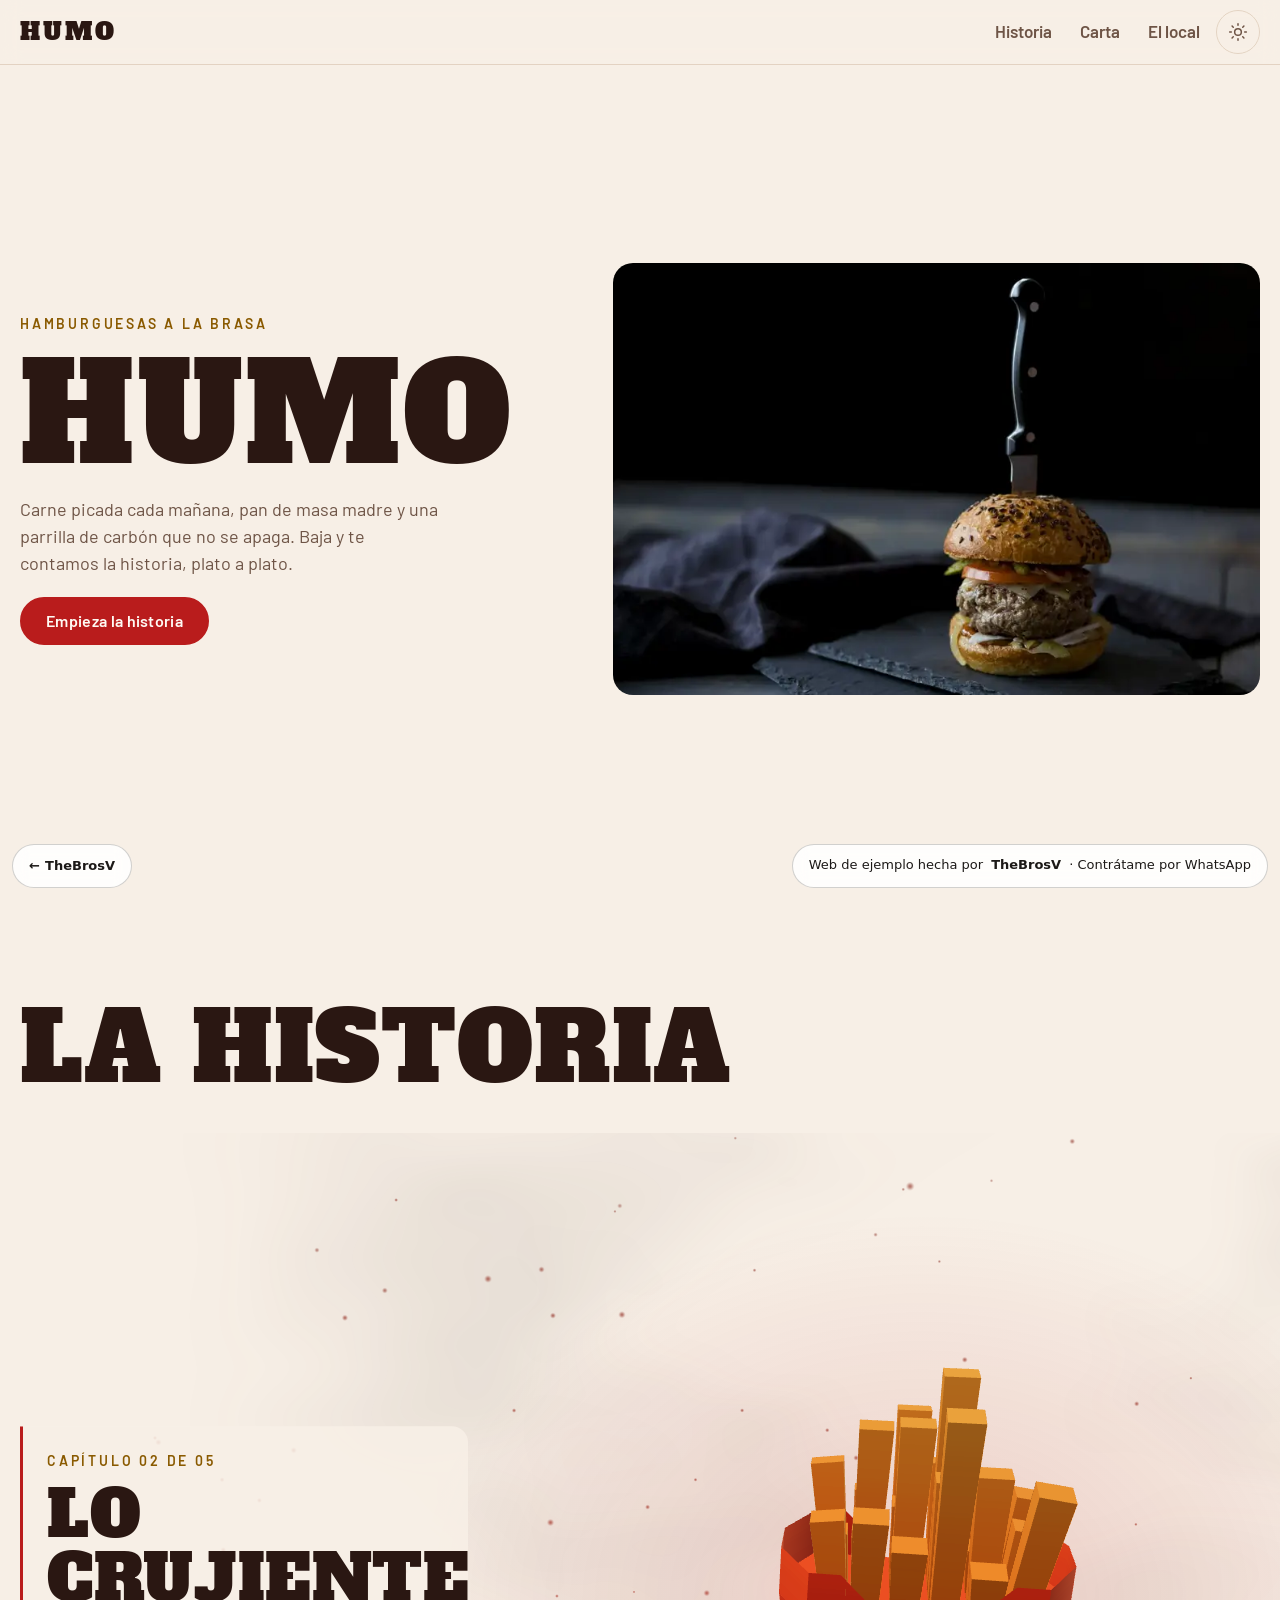
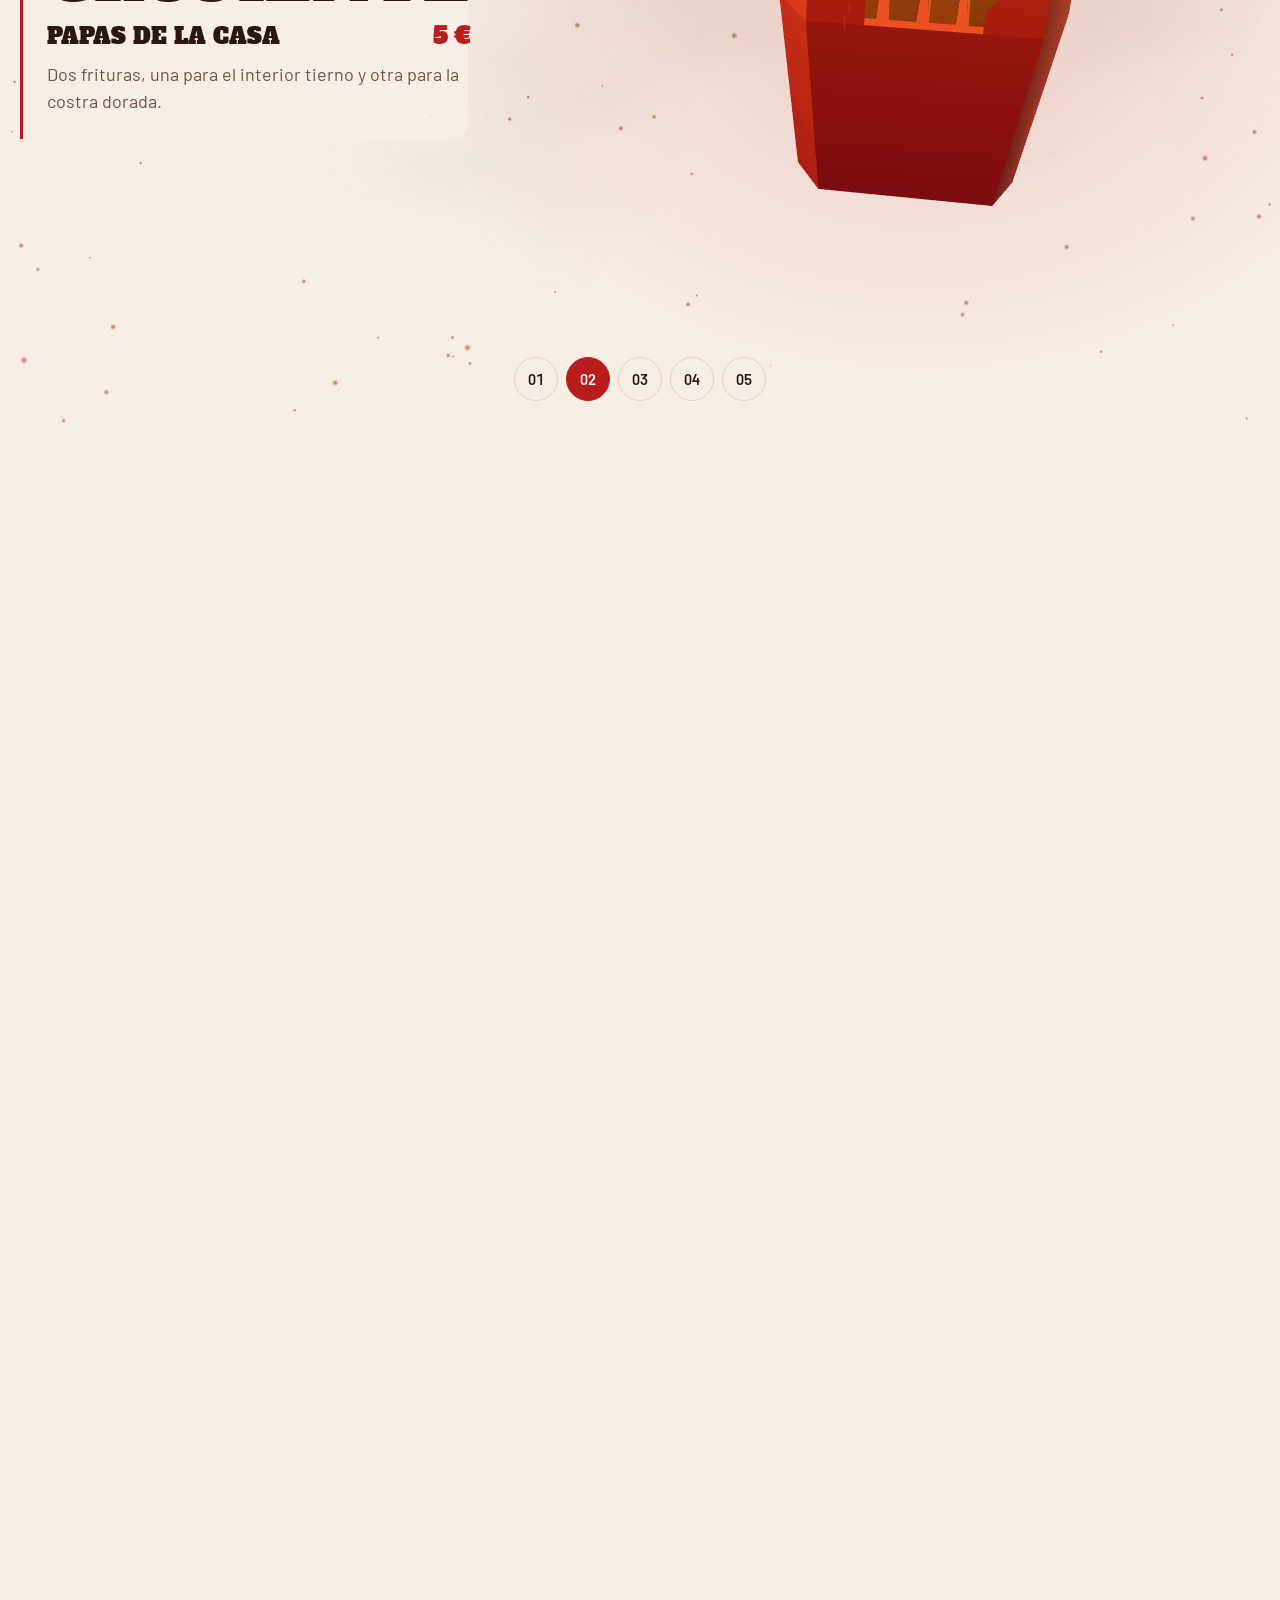
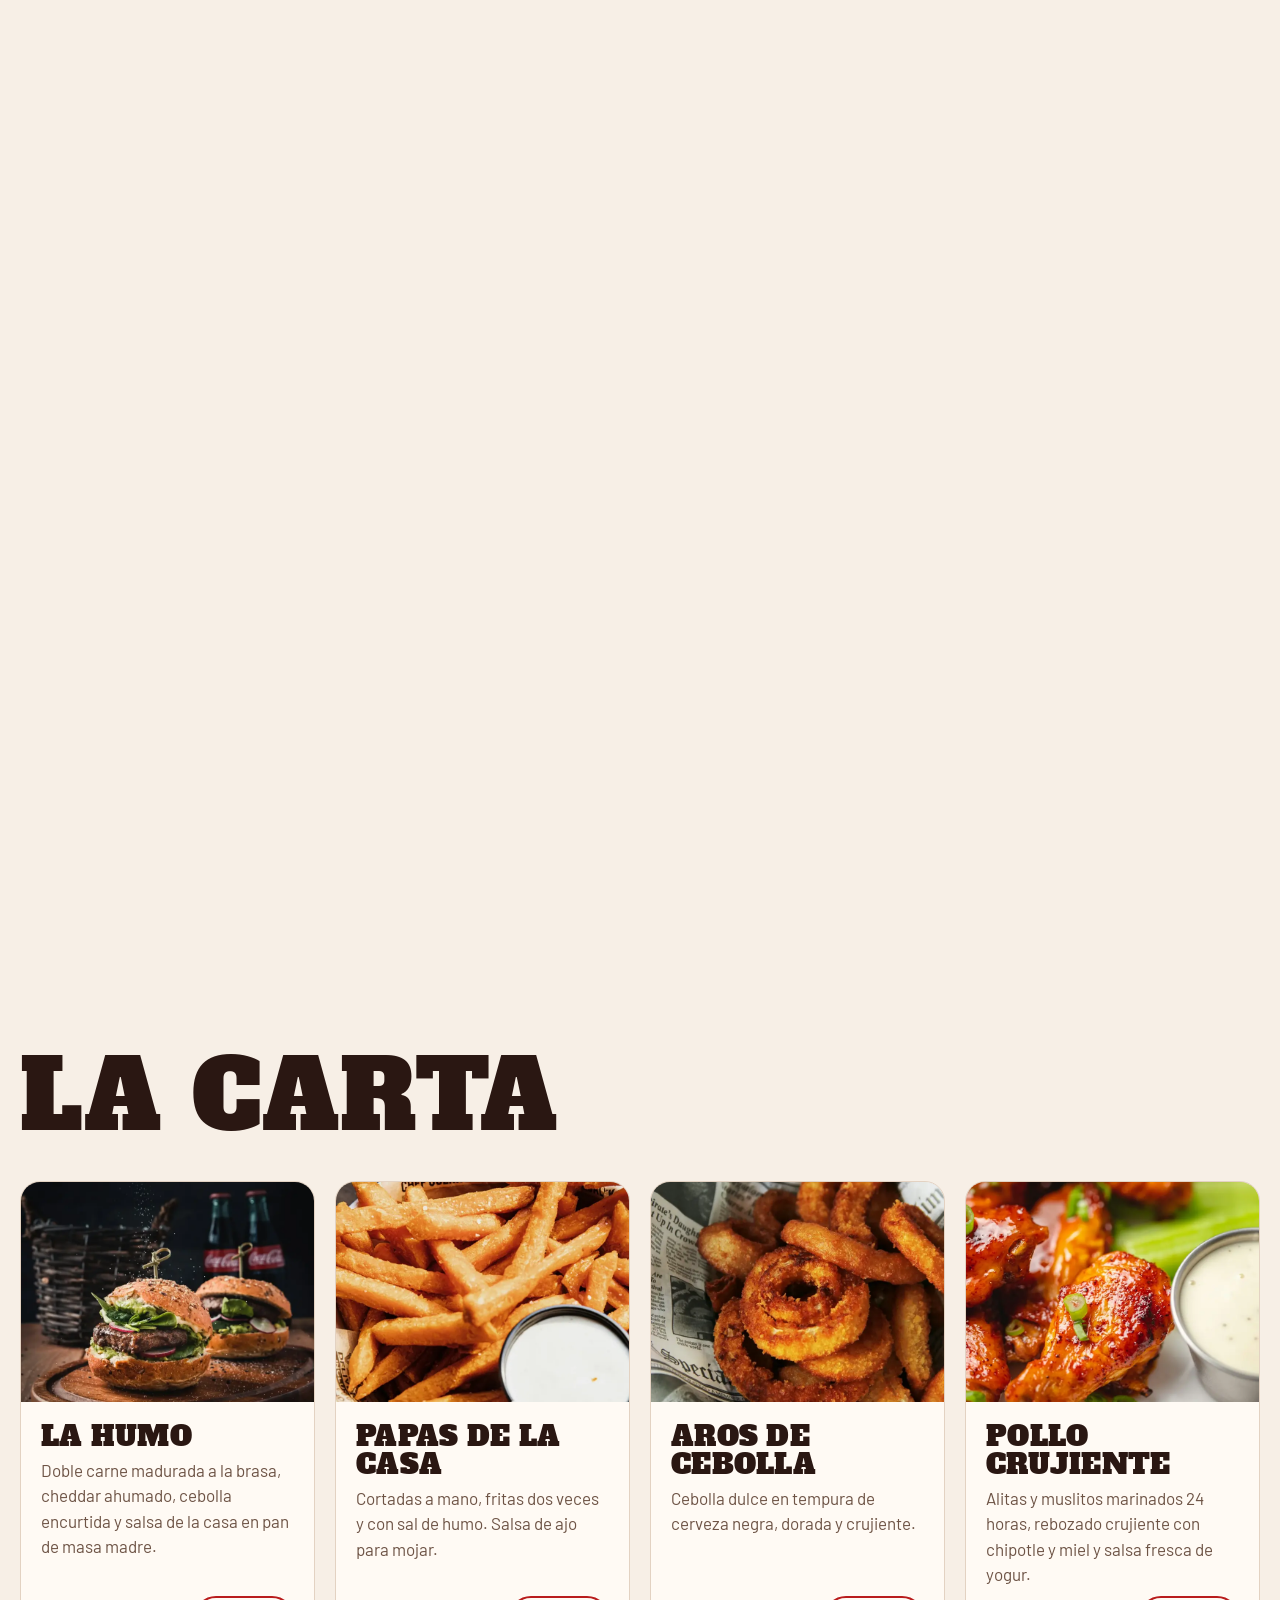
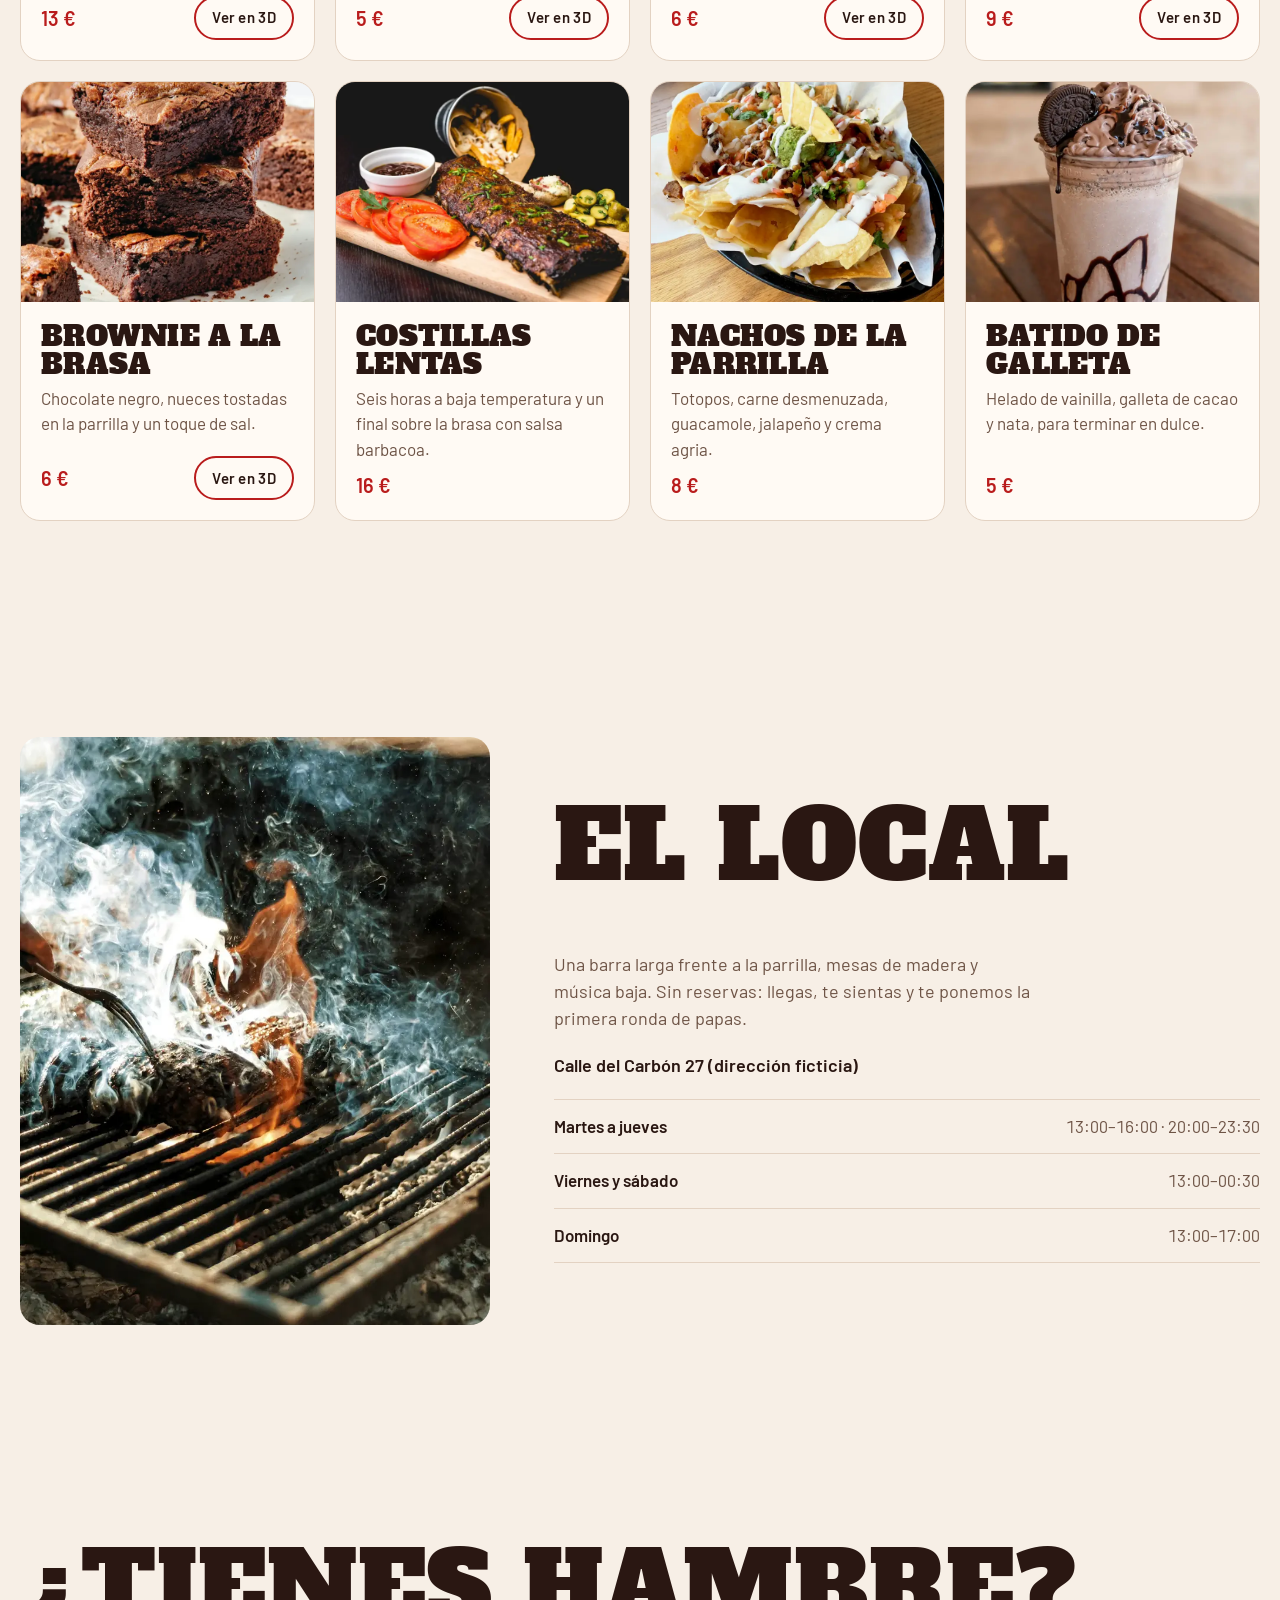
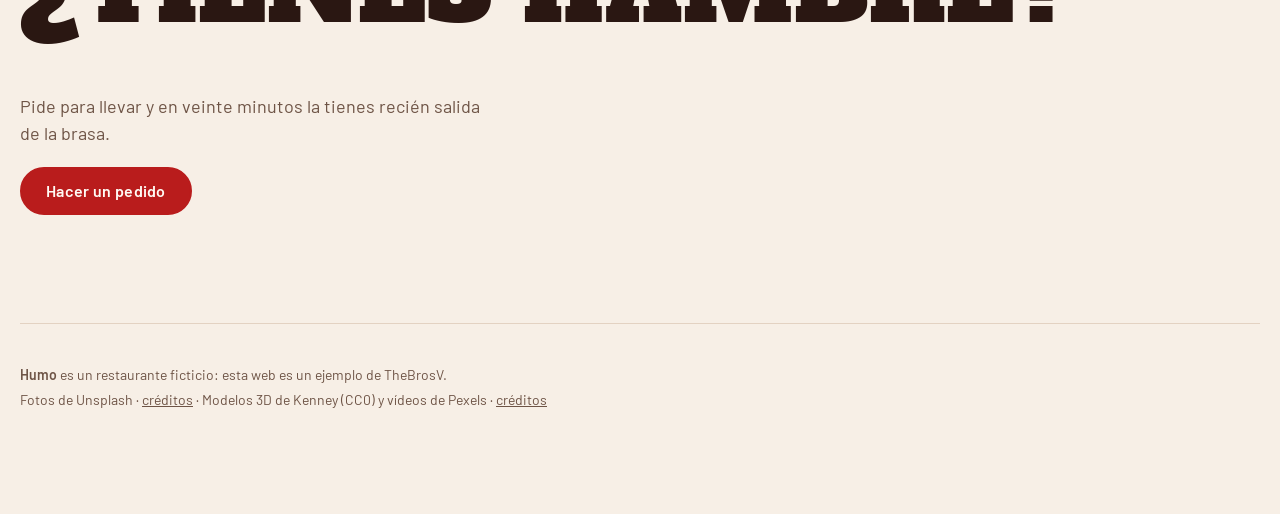
<file: humo-restaurante/restaurante/index.html>
<!doctype html>
<html lang="es">
  <head>
    <meta charset="UTF-8" />
    <script>(function(){var g=null;try{g=localStorage.getItem('thebrosv-tema')}catch(e){}document.documentElement.dataset.tema=(g==='claro'||g==='oscuro')?g:(matchMedia('(prefers-color-scheme: dark)').matches?'oscuro':'claro')})()</script>
    <meta name="viewport" content="width=device-width, initial-scale=1.0" />
    <meta name="description" content="Humo, hamburguesas a la brasa. Web de ejemplo hecha por TheBrosV." />
    <link rel="icon" type="image/svg+xml" href="../favicon.svg" />
    <title>Humo · Hamburguesas a la brasa</title>
    <link rel="preload" href="../assets/alfa-slab-one-latin-400-normal-CbTZiZTW.woff2" as="font" type="font/woff2" crossorigin>
    <script type="module" crossorigin src="../assets/restaurante-C8vNgz0C.js"></script>
    <link rel="modulepreload" crossorigin href="../assets/jsx-runtime-Dt7n5OEe.js">
    <link rel="modulepreload" crossorigin href="../assets/config-BgSAy3kI.js">
    <link rel="modulepreload" crossorigin href="../assets/Sello-DgHAxHge.js">
    <style>*,:before,:after{box-sizing:border-box}html{-webkit-text-size-adjust:100%}body{-webkit-font-smoothing:antialiased;min-height:100vh;margin:0;line-height:1.5}img{max-width:100%;height:auto;display:block}:focus-visible{outline-offset:3px;outline:2px solid}@media (prefers-reduced-motion:reduce){*,:before,:after{scroll-behavior:auto!important;transition-duration:.01ms!important;animation-duration:.01ms!important}}html.lenis,html.lenis body{height:auto}.lenis.lenis-smooth{scroll-behavior:auto!important}.solo-lector{clip-path:inset(50%);white-space:nowrap;width:1px;height:1px;position:absolute;overflow:hidden}.boton-tema{width:44px;height:44px;color:inherit;cursor:pointer;background:0 0;border:1px solid;border-radius:999px;place-items:center;padding:0;display:inline-grid}
</style>
    <style>.sello{pointer-events:auto;text-align:center;color:#fafaf9;-webkit-backdrop-filter:blur(8px);backdrop-filter:blur(8px);background:#0c0a09d1;border:1px solid #fafaf92e;border-radius:999px;min-height:44px;padding:12px 16px;font:500 .8125rem/1.25 system-ui,sans-serif;text-decoration:none;transition:background-color .2s,border-color .2s;display:block}.sello-barra{z-index:1000;pointer-events:none;justify-content:space-between;align-items:flex-end;gap:8px;display:flex;position:fixed;inset:auto 12px 12px}.sello-volver{align-items:center;gap:.4em;font-weight:600;display:inline-flex}.sello strong{margin:0 .3em}.sello:hover{background:#0c0a09f2;border-color:#fafaf973}@media (width<=640px){.sello-barra{flex-direction:column;align-items:stretch}.sello-volver{align-self:flex-start}}:root[data-tema=claro] .sello{color:#1c1917;background:#ffffffe0;border-color:#1c191733}:root[data-tema=claro] .sello:hover{background:#fff;border-color:#1c191773}
</style>
    <style>@font-face{font-family:Alfa Slab One;font-style:normal;font-display:swap;font-weight:400;src:url(../assets/alfa-slab-one-latin-400-normal-CbTZiZTW.woff2)format("woff2"),url(../assets/alfa-slab-one-latin-400-normal-UIGeWgec.woff)format("woff")}@font-face{font-family:Barlow;font-style:normal;font-display:swap;font-weight:400;src:url(../assets/barlow-latin-400-normal-qiz4-Cze.woff2)format("woff2"),url(../assets/barlow-latin-400-normal-fsAxiSwU.woff)format("woff")}@font-face{font-family:Barlow;font-style:normal;font-display:swap;font-weight:600;src:url(../assets/barlow-latin-600-normal-DILqtrty.woff2)format("woff2"),url(../assets/barlow-latin-600-normal-CNwfPWQD.woff)format("woff")}:root{--color-fondo:#17110e;--color-superficie:#221915;--color-linea:#3d2c24;--color-texto:#f8ede3;--color-suave:#c9b3a3;--color-acento:#f26a2e;--color-sobre-acento:#17110e;--color-oro:#e8b04b;--color-velo:#17110ed6;--fuente-titulo:"Alfa Slab One", Georgia, serif;--fuente-texto:"Barlow", system-ui, sans-serif;--ancho:min(80rem, 100% - 2.5rem);--ease:cubic-bezier(.22, 1, .36, 1);--lightningcss-light: ;--lightningcss-dark:initial;color-scheme:dark}:root[data-tema=claro]{--color-fondo:#f7efe6;--color-superficie:#fffaf4;--color-linea:#e3d2c2;--color-texto:#2a1712;--color-suave:#6e5446;--color-acento:#b91c1c;--color-sobre-acento:#fffaf4;--color-oro:#8a5a00;--color-velo:#f7efe6e0;--lightningcss-light:initial;--lightningcss-dark: ;color-scheme:light}html{background:var(--color-fondo);scroll-padding-top:5rem}body{background:var(--color-fondo);color:var(--color-texto);font:400 1.0625rem/1.6 var(--fuente-texto)}h1,h2,h3{font-family:var(--fuente-titulo);text-transform:uppercase;letter-spacing:.01em;margin:0;font-weight:400;line-height:1}p{margin:0}a{color:inherit}:focus-visible{outline:2px solid var(--color-acento);outline-offset:3px}.saltar{z-index:100;background:var(--color-acento);color:var(--color-sobre-acento);padding:.75rem 1rem;font-weight:600;position:absolute;top:-4rem;left:1rem}.saltar:focus{top:1rem}.boton{border:2px solid var(--color-acento);background:var(--color-acento);min-height:48px;color:var(--color-sobre-acento);font:700 1rem/1 var(--fuente-texto);letter-spacing:.02em;cursor:pointer;border-radius:999px;justify-content:center;align-items:center;padding:0 1.5rem;text-decoration:none;transition:background-color .2s,color .2s;display:inline-flex}.boton:hover,.boton-secundario{color:var(--color-texto);background:0 0}.boton-secundario:hover{background:var(--color-acento);color:var(--color-sobre-acento)}.precio{color:var(--color-acento);white-space:nowrap;font-weight:600}.cabecera{z-index:50;background:var(--color-velo);-webkit-backdrop-filter:blur(10px);backdrop-filter:blur(10px);border-bottom:1px solid var(--color-linea);justify-content:space-between;align-items:center;gap:1rem;padding:.625rem max(1.25rem,50% - 40rem);display:flex;position:sticky;top:0}.logo{font:400 1.5rem/1 var(--fuente-titulo);letter-spacing:.12em;padding:.5rem 0;text-decoration:none}.cabecera ul{align-items:center;gap:.25rem;margin:0;padding:0;list-style:none;display:flex}.cabecera a:not(.logo){min-height:44px;color:var(--color-suave);align-items:center;padding:0 .75rem;font-weight:600;text-decoration:none;transition:color .2s;display:inline-flex}.cabecera a:not(.logo):hover{color:var(--color-texto)}.cabecera .boton-tema{color:var(--color-suave);border-color:var(--color-linea)}@media (width<=560px){.cabecera li:nth-last-child(n+3){display:none}}.portada{width:var(--ancho);align-items:center;gap:clamp(2rem,5vw,4rem);margin:0 auto;padding-block:clamp(2rem,6vh,4rem);display:grid}@media (width>=64rem){.portada{grid-template-columns:minmax(0,.9fr) minmax(0,1.1fr);min-height:calc(100svh - 4.5rem)}}.portada-texto{justify-items:start;gap:1.25rem;display:grid}.antetitulo{color:var(--color-oro);letter-spacing:.2em;text-transform:uppercase;font-size:.875rem;font-weight:600}.portada h1{letter-spacing:.02em;font-size:clamp(4rem,16vw,8.5rem);line-height:.9}.entrada{max-width:42ch;color:var(--color-suave);font-size:1.125rem}.portada-foto{aspect-ratio:3/2;object-fit:cover;border-radius:1.25rem;width:100%}.seccion{width:var(--ancho);margin:0 auto;padding-block:clamp(4rem,12vh,8rem)}.seccion>h2,.local-texto>h2{margin-bottom:clamp(1.5rem,4vh,3rem);font-size:clamp(3rem,9vw,6rem)}.capitulos-indice ol{flex-wrap:wrap;gap:.5rem;margin:0 0 clamp(2rem,6vh,4rem);padding:0;list-style:none;display:flex}.capitulos-indice a{border:1px solid var(--color-linea);border-radius:999px;align-items:center;gap:.5rem;min-height:44px;padding:0 1rem;font-weight:600;text-decoration:none;transition:border-color .2s;display:inline-flex}.capitulos-indice a:hover{border-color:var(--color-acento)}.capitulos-indice span{color:var(--color-oro);font-variant-numeric:tabular-nums}.capitulo{border-top:1px solid var(--color-linea);align-items:center;gap:clamp(1.5rem,4vw,4rem);padding-block:clamp(2rem,6vh,4rem);display:grid}@media (width>=56rem){.capitulo{grid-template-columns:minmax(0,1fr) minmax(0,1fr)}.capitulo:nth-of-type(2n) .capitulo-texto{order:2}}.capitulo-texto{gap:1rem;max-width:34rem;display:grid}.capitulo-numero{color:var(--color-oro);letter-spacing:.2em;text-transform:uppercase;font-size:.875rem;font-weight:600}.capitulo h3{font-size:clamp(2.5rem,7vw,4.5rem)}.capitulo-plato{font:400 1.375rem/1.2 var(--fuente-titulo);text-transform:uppercase;flex-wrap:wrap;justify-content:space-between;align-items:baseline;gap:.5rem 1rem;display:flex}.capitulo-texto>p:last-child{color:var(--color-suave);font-size:1.125rem}.capitulo-foto{aspect-ratio:4/5;object-fit:cover;border-radius:1.25rem;width:100%}.platos{grid-template-columns:repeat(auto-fill,minmax(min(100%,17rem),1fr));gap:1.25rem;margin:0;padding:0;list-style:none;display:grid}.plato{border:1px solid var(--color-linea);background:var(--color-superficie);border-radius:1.25rem;grid-template-rows:auto 1fr;display:grid;overflow:hidden}.plato-medio{aspect-ratio:4/3;background:var(--color-linea);position:relative;overflow:hidden}.plato-medio img,.plato-medio video{object-fit:cover;width:100%;height:100%;position:absolute;inset:0}.plato-medio video{opacity:0;transition:opacity .6s var(--ease)}.plato-medio.sonando video{opacity:1}.plato-texto{grid-template-rows:auto 1fr auto;gap:.5rem;padding:1.25rem;display:grid}.plato h3{font-size:1.75rem}.plato-texto>p:not(.precio){color:var(--color-suave)}.plato .precio{font-size:1.25rem}.plato-pie{flex-wrap:wrap;justify-content:space-between;align-items:center;gap:.75rem;display:flex}.boton-3d{min-height:44px;padding:0 1rem;font-size:.9375rem}.visor3d{border:1px solid var(--color-linea);background:var(--color-superficie);width:min(56rem,100% - 2rem);max-height:calc(100svh - 2rem);color:var(--color-texto);border-radius:1.25rem;padding:1.25rem}.visor3d::backdrop{background:#0a0604cc}.visor3d-cabecera{justify-content:space-between;align-items:baseline;gap:1rem;display:flex}.visor3d-cabecera h3{font-size:clamp(2rem,5vw,3rem)}.visor3d-zona{touch-action:none;background:radial-gradient(60% 60% at 50% 45%, color-mix(in srgb, var(--color-acento) 18%, transparent), transparent 75%);border-radius:1rem;height:min(62svh,34rem);margin-block:.75rem;position:relative;overflow:hidden}.visor3d-zona img{object-fit:cover;width:100%;height:100%}.visor3d-lienzo{cursor:grab;inset:0;position:absolute!important}.visor3d-cargando{color:var(--color-suave);place-items:center;display:grid;position:absolute;inset:0}.visor3d-ayuda{color:var(--color-suave);text-align:center;font-size:.9375rem}.visor3d-acciones{flex-wrap:wrap;justify-content:flex-end;gap:.75rem;margin-top:1rem;display:flex}.local{align-items:center;gap:clamp(2rem,5vw,4rem);display:grid}@media (width>=56rem){.local{grid-template-columns:minmax(0,.8fr) minmax(0,1.2fr)}}.local>img{aspect-ratio:4/5;object-fit:cover;border-radius:1.25rem;width:100%}.local-texto{gap:1.25rem;display:grid}.local-texto>p{max-width:48ch;color:var(--color-suave);font-size:1.125rem}.local-texto .direccion{color:var(--color-texto);font-weight:600}.horario{border-top:1px solid var(--color-linea);margin:0;display:grid}.horario div{border-bottom:1px solid var(--color-linea);flex-wrap:wrap;justify-content:space-between;gap:.25rem 1rem;padding-block:.875rem;display:flex}.horario dt{font-weight:600}.horario dd{color:var(--color-suave);font-variant-numeric:tabular-nums;margin:0}.contacto{justify-items:start;gap:1.25rem;display:grid}.contacto>p{max-width:46ch;color:var(--color-suave);font-size:1.125rem}.aviso{border:1px solid var(--color-linea);background:var(--color-superficie);max-width:min(32rem,100% - 2rem);color:var(--color-texto);border-radius:1.25rem;padding:2rem}.aviso::backdrop{background:#0a0604bf}.aviso h3{margin-bottom:1rem;font-size:2rem}.aviso p{color:var(--color-suave);margin-bottom:1.5rem}.aviso-acciones{flex-wrap:wrap;gap:.75rem;display:flex}.pie{width:var(--ancho);border-top:1px solid var(--color-linea);color:var(--color-suave);gap:.25rem;margin:0 auto;padding:2.5rem 0 6.5rem;font-size:.875rem;display:grid}.historia{width:100%}.historia>h2,.historia-bloques{width:var(--ancho);margin-inline:auto}.historia-tramo{position:relative}.historia-fija{background:radial-gradient(55% 60% at 72% 52%, color-mix(in srgb, var(--color-acento) 16%, transparent), transparent 72%);height:100svh;position:sticky;top:0;overflow:hidden}.historia-lienzo{inset:0;position:absolute!important}.historia-tarjeta{background:var(--color-velo);border-left:3px solid var(--color-acento);border-radius:0 1rem 1rem 0;gap:.75rem;width:min(28rem,40%);padding:1.5rem;display:grid;position:absolute;top:50%;left:max(1.25rem,50% - 40rem);translate:0 -50%}.historia-tarjeta h3{font-size:clamp(2.5rem,5vw,4rem)}.historia-frase{color:var(--color-suave);font-size:1.125rem}.historia-indice{background:var(--color-velo);border-radius:999px;gap:.5rem;margin:0;padding:.5rem;list-style:none;display:flex;position:absolute;bottom:1.5rem;left:50%;translate:-50%}.historia-indice button{border:1px solid var(--color-linea);width:44px;height:44px;color:var(--color-texto);font:700 .9375rem/1 var(--fuente-texto);font-variant-numeric:tabular-nums;cursor:pointer;background:0 0;border-radius:50%;transition:background-color .2s,color .2s}.historia-indice button:hover{border-color:var(--color-acento)}.historia-indice button.actual{background:var(--color-acento);border-color:var(--color-acento);color:var(--color-sobre-acento)}@media (aspect-ratio<=11/10){.historia-fija{background:radial-gradient(70% 45% at 50% 32%, color-mix(in srgb, var(--color-acento) 16%, transparent), transparent 72%)}.historia-tarjeta{gap:.5rem;width:auto;padding:1.125rem 1.25rem;inset:auto 1rem 5.5rem;translate:none}.historia-tarjeta h3{font-size:2.25rem}.historia-frase{font-size:1rem}.historia-indice{top:4.75rem;bottom:auto}}
</style>
  </head>
  <body>
    <div id="root"><link rel="preload" as="image" imageSrcSet="../restaurante/portada-800.webp 800w, ../restaurante/portada.webp 1600w" imageSizes="(min-width: 64rem) 55vw, 100vw" fetchPriority="high"/><a class="saltar" href="#contenido">Saltar al contenido</a><header class="cabecera"><a class="logo" href="#portada">HUMO</a><nav aria-label="Secciones"><ul><li><a href="#historia">Historia</a></li><li><a href="#carta">Carta</a></li><li><a href="#local">El local</a></li><li><button type="button" class="boton-tema " aria-pressed="true" aria-label="Modo oscuro"><svg viewBox="0 0 24 24" width="20" height="20" aria-hidden="true" fill="none" stroke="currentColor" stroke-width="1.8" stroke-linecap="round"><path d="M20 14.5A8 8 0 0 1 9.5 4a8 8 0 1 0 10.5 10.5z"></path></svg></button></li></ul></nav></header><main id="contenido"><section id="portada" class="portada" aria-labelledby="portada-titulo"><div class="portada-texto"><p class="antetitulo">Hamburguesas a la brasa</p><h1 id="portada-titulo">HUMO</h1><p class="entrada">Carne picada cada mañana, pan de masa madre y una parrilla de carbón que no se apaga. Baja y te contamos la historia, plato a plato.</p><a class="boton" href="#historia">Empieza la historia</a></div><img class="portada-foto" src="../restaurante/portada.webp" srcSet="../restaurante/portada-800.webp 800w, ../restaurante/portada.webp 1600w" sizes="(min-width: 64rem) 55vw, 100vw" alt="Hamburguesa con queso atravesada por un cuchillo sobre una pizarra oscura" width="1600" height="1067" fetchPriority="high"/></section><section id="historia" class="seccion historia" aria-labelledby="historia-titulo"><h2 id="historia-titulo">La historia</h2><div class="historia-bloques"><nav class="capitulos-indice" aria-label="Capítulos"><ol><li><a href="#capitulo-fuego"><span aria-hidden="true">01</span> <!-- -->El fuego</a></li><li><a href="#capitulo-crujiente"><span aria-hidden="true">02</span> <!-- -->Lo crujiente</a></li><li><a href="#capitulo-dorado"><span aria-hidden="true">03</span> <!-- -->Lo dorado</a></li><li><a href="#capitulo-picante"><span aria-hidden="true">04</span> <!-- -->Lo picante</a></li><li><a href="#capitulo-dulce"><span aria-hidden="true">05</span> <!-- -->El final dulce</a></li></ol></nav><article id="capitulo-fuego" class="capitulo" aria-labelledby="capitulo-fuego-titulo"><div class="capitulo-texto"><p class="capitulo-numero">Capítulo <!-- -->01</p><h3 id="capitulo-fuego-titulo">El fuego</h3><p class="capitulo-plato">La Humo<!-- --> <span class="precio">13 €</span></p><p>Todo empieza en la brasa: carbón de encina y una carne que no conoce la plancha.</p></div><img class="capitulo-foto" src="../restaurante/hamburguesa-800.webp" srcSet="../restaurante/hamburguesa-800.webp 800w, ../restaurante/hamburguesa.webp 1280w" sizes="(min-width: 64rem) 40vw, 100vw" alt="Dos hamburguesas con lechuga y tomate sobre una bandeja de madera" width="1280" height="1600" loading="lazy"/></article><article id="capitulo-crujiente" class="capitulo" aria-labelledby="capitulo-crujiente-titulo"><div class="capitulo-texto"><p class="capitulo-numero">Capítulo <!-- -->02</p><h3 id="capitulo-crujiente-titulo">Lo crujiente</h3><p class="capitulo-plato">Papas de la casa<!-- --> <span class="precio">5 €</span></p><p>Dos frituras, una para el interior tierno y otra para la costra dorada.</p></div><img class="capitulo-foto" src="../restaurante/papas-800.webp" srcSet="../restaurante/papas-800.webp 800w, ../restaurante/papas.webp 1067w" sizes="(min-width: 64rem) 40vw, 100vw" alt="Papas fritas sobre papel de periódico con un cuenco de salsa blanca" width="1067" height="1600" loading="lazy"/></article><article id="capitulo-dorado" class="capitulo" aria-labelledby="capitulo-dorado-titulo"><div class="capitulo-texto"><p class="capitulo-numero">Capítulo <!-- -->03</p><h3 id="capitulo-dorado-titulo">Lo dorado</h3><p class="capitulo-plato">Aros de cebolla<!-- --> <span class="precio">6 €</span></p><p>Cerveza negra en la tempura: por eso suenan al morderlos.</p></div><img class="capitulo-foto" src="../restaurante/aros-800.webp" srcSet="../restaurante/aros-800.webp 800w, ../restaurante/aros.webp 1067w" sizes="(min-width: 64rem) 40vw, 100vw" alt="Aros de cebolla fritos sobre papel de periódico" width="1067" height="1600" loading="lazy"/></article><article id="capitulo-picante" class="capitulo" aria-labelledby="capitulo-picante-titulo"><div class="capitulo-texto"><p class="capitulo-numero">Capítulo <!-- -->04</p><h3 id="capitulo-picante-titulo">Lo picante</h3><p class="capitulo-plato">Pollo crujiente<!-- --> <span class="precio">9 €</span></p><p>Un día entero en marinada y el humo hace el resto.</p></div><img class="capitulo-foto" src="../restaurante/alitas-800.webp" srcSet="../restaurante/alitas-800.webp 800w, ../restaurante/alitas.webp 1324w" sizes="(min-width: 64rem) 40vw, 100vw" alt="Alitas de pollo glaseadas con cebolleta y salsa blanca" width="1324" height="1600" loading="lazy"/></article><article id="capitulo-dulce" class="capitulo" aria-labelledby="capitulo-dulce-titulo"><div class="capitulo-texto"><p class="capitulo-numero">Capítulo <!-- -->05</p><h3 id="capitulo-dulce-titulo">El final dulce</h3><p class="capitulo-plato">Brownie a la brasa<!-- --> <span class="precio">6 €</span></p><p>Hasta el postre pasa por la parrilla.</p></div><img class="capitulo-foto" src="../restaurante/brownie-800.webp" srcSet="../restaurante/brownie-800.webp 800w, ../restaurante/brownie.webp 1060w" sizes="(min-width: 64rem) 40vw, 100vw" alt="Brownies de chocolate apilados sobre un plato blanco" width="1060" height="1600" loading="lazy"/></article></div></section><section id="carta" class="seccion carta" aria-labelledby="carta-titulo"><h2 id="carta-titulo">La carta</h2><ul class="platos"><li class="plato"><div class="plato-medio"><img src="../restaurante/hamburguesa-800.webp" alt="Dos hamburguesas con lechuga y tomate sobre una bandeja de madera" width="1280" height="1600" loading="lazy"/></div><div class="plato-texto"><h3>La Humo</h3><p>Doble carne madurada a la brasa, cheddar ahumado, cebolla encurtida y salsa de la casa en pan de masa madre.</p><div class="plato-pie"><p class="precio">13 €</p></div></div></li><li class="plato"><div class="plato-medio"><img src="../restaurante/papas-800.webp" alt="Papas fritas sobre papel de periódico con un cuenco de salsa blanca" width="1067" height="1600" loading="lazy"/></div><div class="plato-texto"><h3>Papas de la casa</h3><p>Cortadas a mano, fritas dos veces y con sal de humo. Salsa de ajo para mojar.</p><div class="plato-pie"><p class="precio">5 €</p></div></div></li><li class="plato"><div class="plato-medio"><img src="../restaurante/aros-800.webp" alt="Aros de cebolla fritos sobre papel de periódico" width="1067" height="1600" loading="lazy"/></div><div class="plato-texto"><h3>Aros de cebolla</h3><p>Cebolla dulce en tempura de cerveza negra, dorada y crujiente.</p><div class="plato-pie"><p class="precio">6 €</p></div></div></li><li class="plato"><div class="plato-medio"><img src="../restaurante/alitas-800.webp" alt="Alitas de pollo glaseadas con cebolleta y salsa blanca" width="1324" height="1600" loading="lazy"/></div><div class="plato-texto"><h3>Pollo crujiente</h3><p>Alitas y muslitos marinados 24 horas, rebozado crujiente con chipotle y miel y salsa fresca de yogur.</p><div class="plato-pie"><p class="precio">9 €</p></div></div></li><li class="plato"><div class="plato-medio"><img src="../restaurante/brownie-800.webp" alt="Brownies de chocolate apilados sobre un plato blanco" width="1060" height="1600" loading="lazy"/></div><div class="plato-texto"><h3>Brownie a la brasa</h3><p>Chocolate negro, nueces tostadas en la parrilla y un toque de sal.</p><div class="plato-pie"><p class="precio">6 €</p></div></div></li><li class="plato"><div class="plato-medio"><img src="../restaurante/costillas-800.webp" alt="Costillas asadas sobre una tabla con tomate en rodajas" width="1600" height="1068" loading="lazy"/></div><div class="plato-texto"><h3>Costillas lentas</h3><p>Seis horas a baja temperatura y un final sobre la brasa con salsa barbacoa.</p><div class="plato-pie"><p class="precio">16 €</p></div></div></li><li class="plato"><div class="plato-medio"><img src="../restaurante/nachos-800.webp" alt="Nachos con guacamole y crema en un cuenco con papel" width="1200" height="1600" loading="lazy"/></div><div class="plato-texto"><h3>Nachos de la parrilla</h3><p>Totopos, carne desmenuzada, guacamole, jalapeño y crema agria.</p><div class="plato-pie"><p class="precio">8 €</p></div></div></li><li class="plato"><div class="plato-medio"><img src="../restaurante/batido-800.webp" alt="Batido de chocolate con nata y una galleta encima" width="1067" height="1600" loading="lazy"/></div><div class="plato-texto"><h3>Batido de galleta</h3><p>Helado de vainilla, galleta de cacao y nata, para terminar en dulce.</p><div class="plato-pie"><p class="precio">5 €</p></div></div></li></ul><dialog class="visor3d" aria-labelledby="visor3d-titulo" data-lenis-prevent="true"></dialog></section><section id="local" class="seccion local" aria-labelledby="local-titulo"><img src="../restaurante/parrilla-800.webp" alt="Carne asándose en una parrilla entre llamas y humo" width="1063" height="1600" loading="lazy"/><div class="local-texto"><h2 id="local-titulo">El local</h2><p>Una barra larga frente a la parrilla, mesas de madera y música baja. Sin reservas: llegas, te sientas y te ponemos la primera ronda de papas.</p><p class="direccion">Calle del Carbón 27 (dirección ficticia)</p><dl class="horario"><div><dt>Martes a jueves</dt><dd>13:00–16:00 · 20:00–23:30</dd></div><div><dt>Viernes y sábado</dt><dd>13:00–00:30</dd></div><div><dt>Domingo</dt><dd>13:00–17:00</dd></div></dl></div></section><section id="contacto" class="seccion contacto" aria-labelledby="contacto-titulo"><h2 id="contacto-titulo">¿Tienes hambre?</h2><p>Pide para llevar y en veinte minutos la tienes recién salida de la brasa.</p><button type="button" class="boton">Hacer un pedido</button><dialog class="aviso " aria-labelledby="aviso-titulo"><h3 id="aviso-titulo">Humo<!-- --> es una marca de ejemplo</h3><p>Este negocio no existe: la web la hizo TheBrosV para enseñar lo que se puede construir. ¿Quieres una así para el tuyo?</p><div class="aviso-acciones"><a class="boton" href="https://wa.me/51924536653" target="_blank" rel="noopener">Contrátame por WhatsApp<span class="solo-lector"> (se abre en otra pestaña)</span></a><button type="button" class="boton boton-secundario">Seguir mirando</button></div></dialog></section></main><footer class="pie"><p><strong>Humo</strong> es un restaurante ficticio: esta web es un ejemplo de TheBrosV.</p><p>Fotos de Unsplash · <a href="./CREDITOS.md">créditos</a> · Modelos 3D de Kenney (CC0) y vídeos de Pexels · <a href="./CREDITOS-RECURSOS.md">créditos</a></p></footer><div class="sello-barra"><a class="sello sello-volver" href="../../"><span aria-hidden="true">←</span> TheBrosV<span class="solo-lector"> · volver a la portada</span></a><a class="sello" href="https://wa.me/51924536653" target="_blank" rel="noopener">Web de ejemplo hecha por <strong>TheBrosV</strong> · <!-- -->Contrátame por WhatsApp<span class="solo-lector"> (se abre en otra pestaña)</span></a></div></div>
  </body>
</html>
</file>
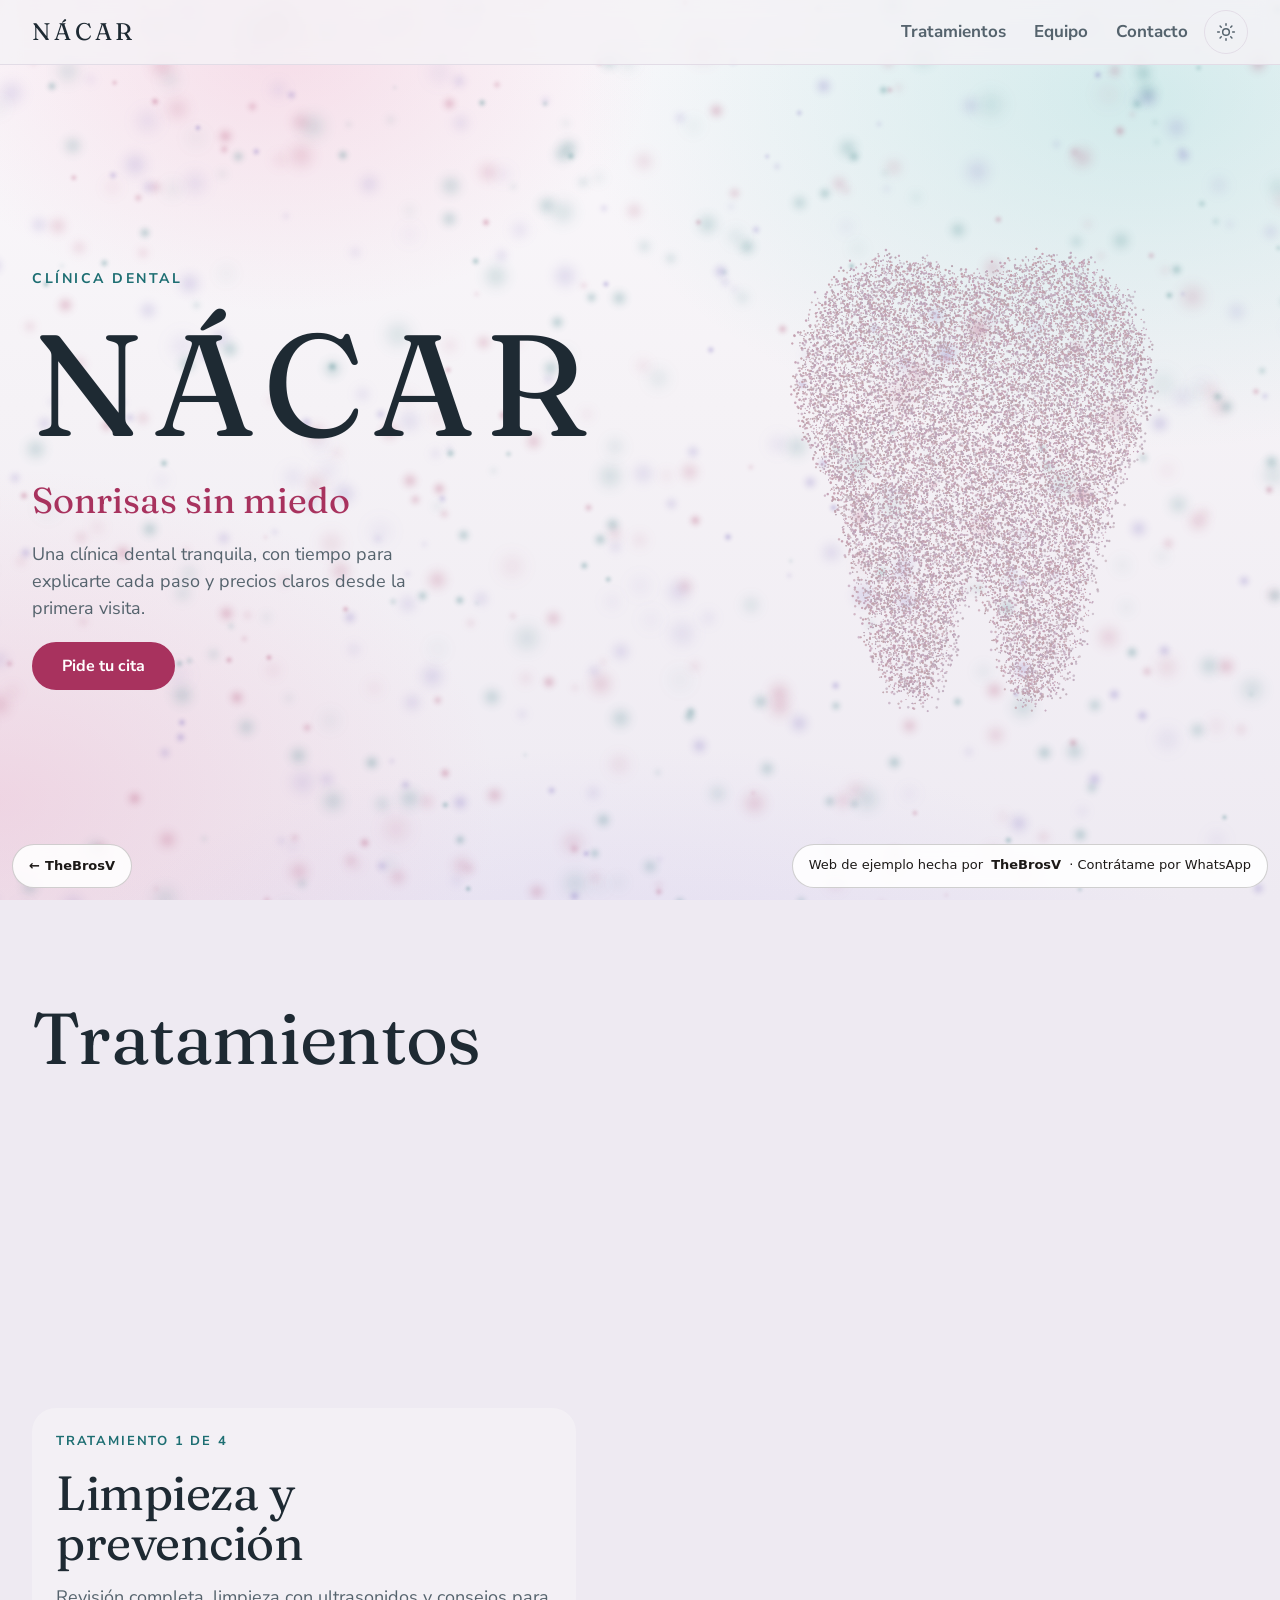
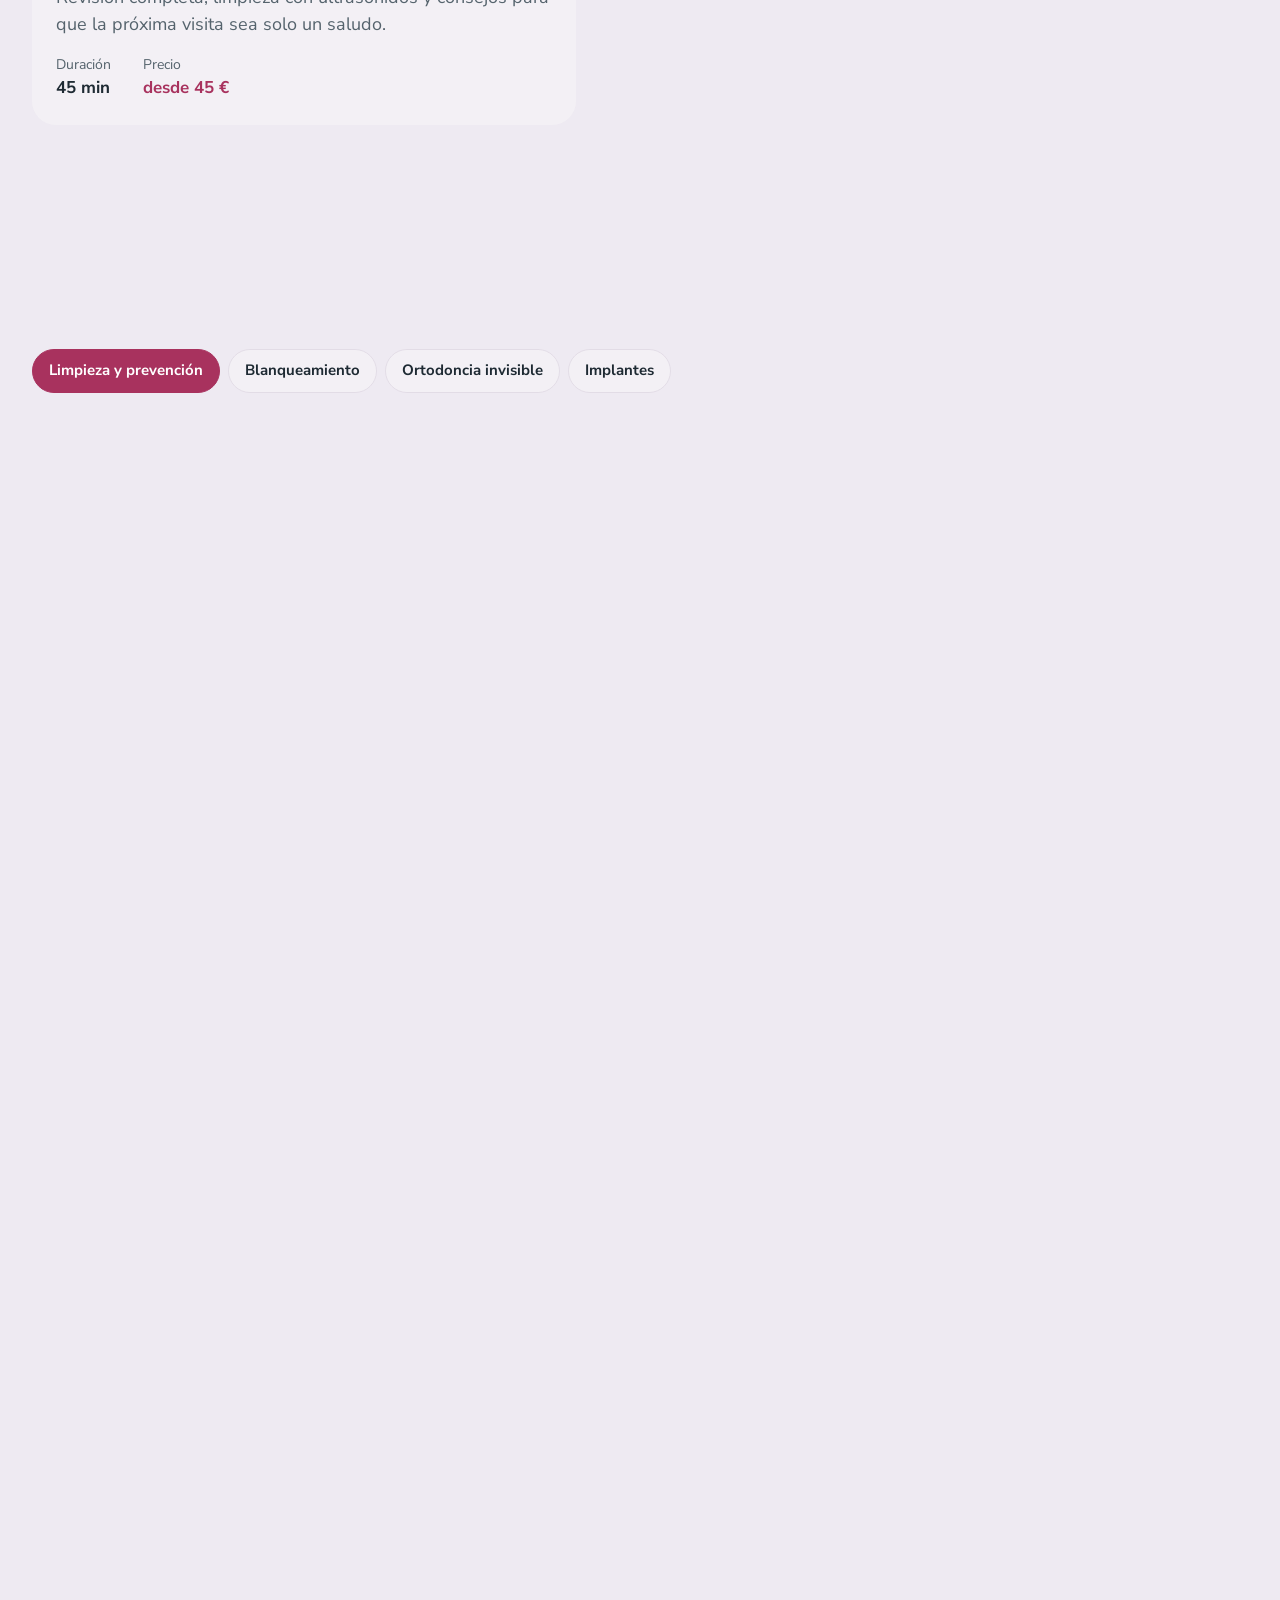
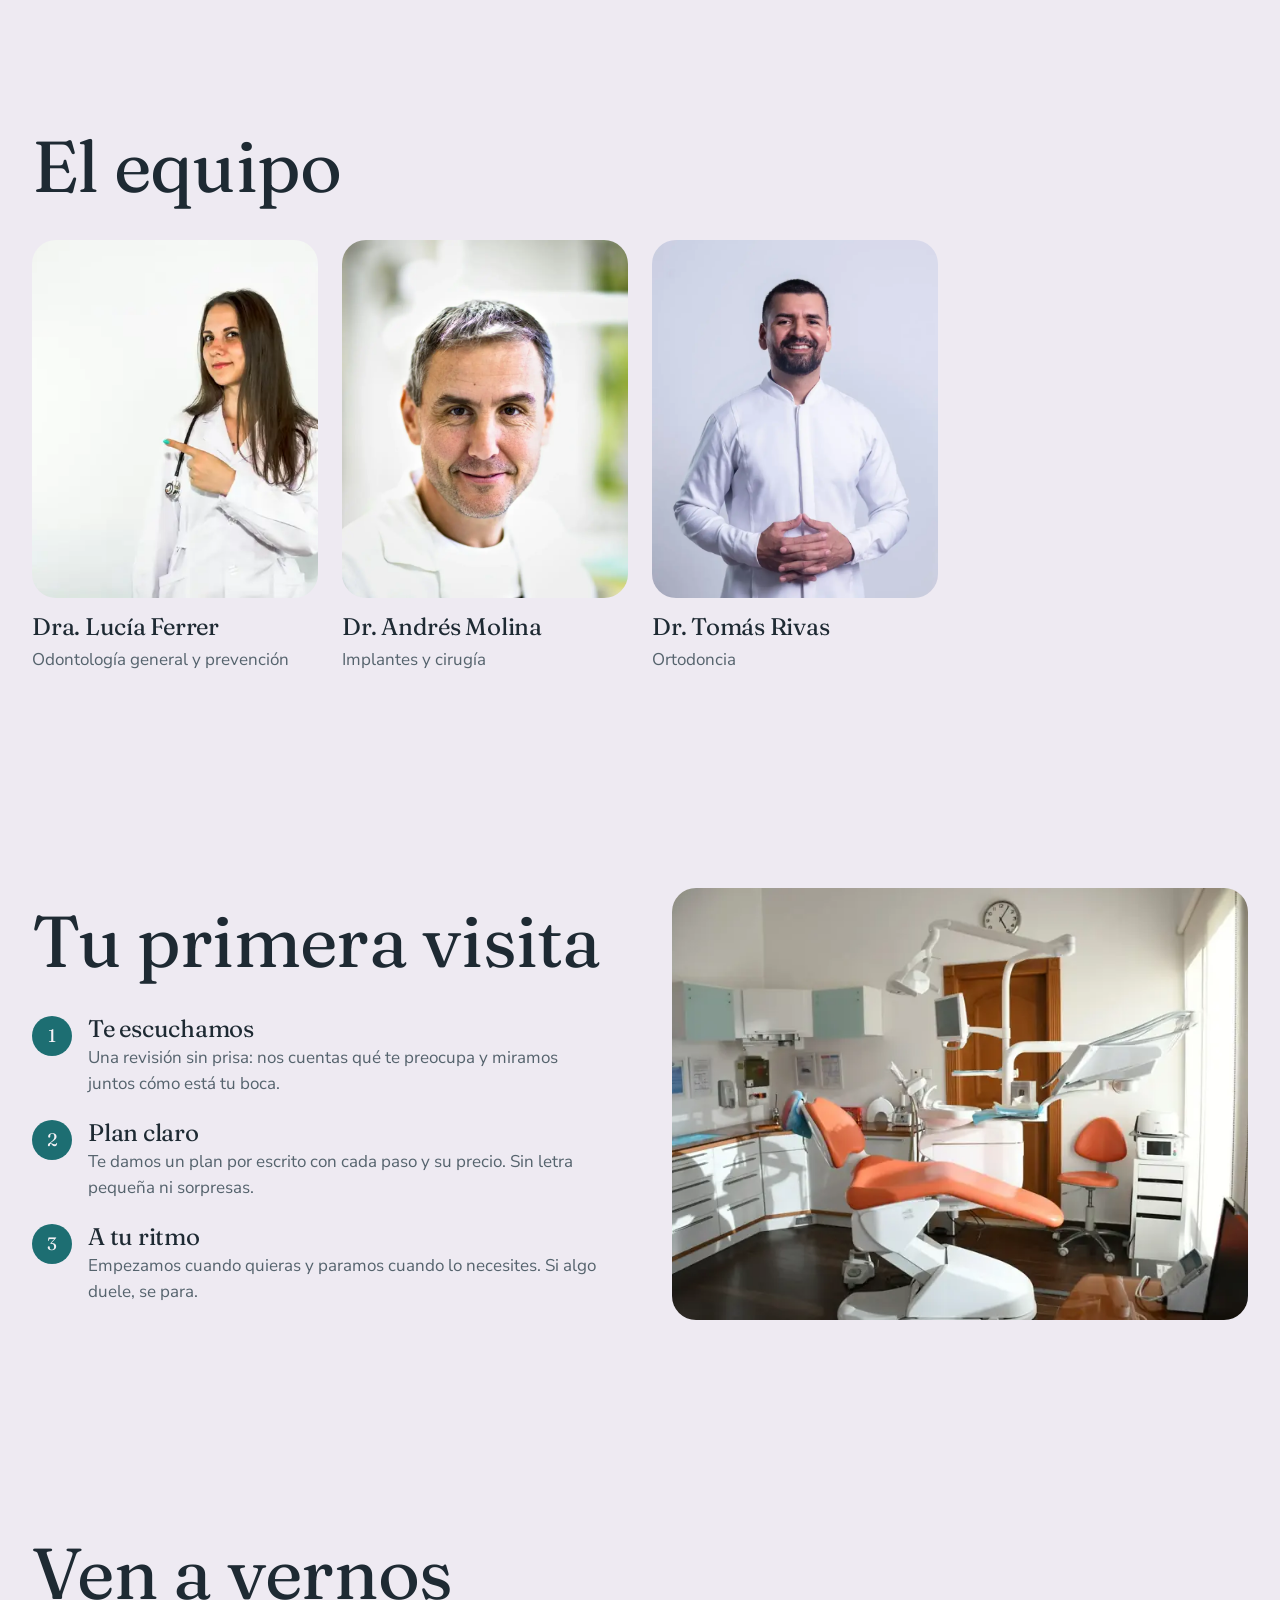
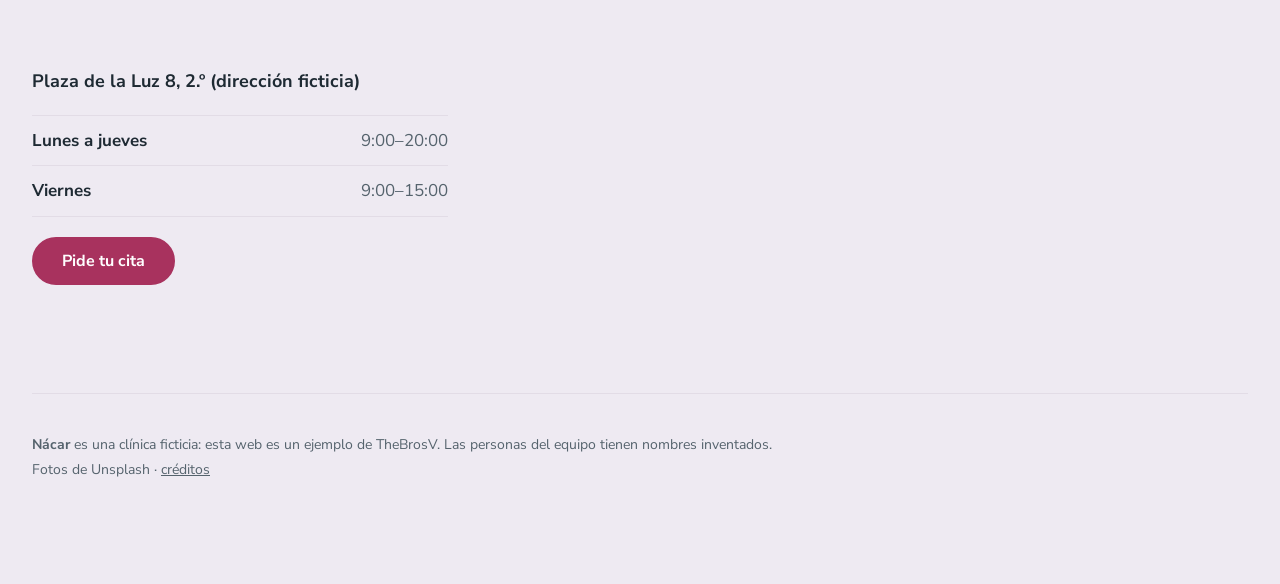
<file: nacar-clinica/clinica/index.html>
<!doctype html>
<html lang="es">
  <head>
    <meta charset="UTF-8" />
    <script>(function(){var g=null;try{g=localStorage.getItem('thebrosv-tema')}catch(e){}document.documentElement.dataset.tema=(g==='claro'||g==='oscuro')?g:(matchMedia('(prefers-color-scheme: dark)').matches?'oscuro':'claro')})()</script>
    <meta name="viewport" content="width=device-width, initial-scale=1.0" />
    <meta name="description" content="Nácar, clínica dental. Web de ejemplo hecha por TheBrosV." />
    <link rel="icon" type="image/svg+xml" href="../favicon.svg" />
    <title>Nácar · Clínica dental</title>
    <link rel="preload" href="../assets/fraunces-latin-400-normal-6IfK1voy.woff2" as="font" type="font/woff2" crossorigin>
    <script type="module" crossorigin src="../assets/clinica-DtlSNDda.js"></script>
    <link rel="modulepreload" crossorigin href="../assets/jsx-runtime-Dt7n5OEe.js">
    <link rel="modulepreload" crossorigin href="../assets/config-BgSAy3kI.js">
    <link rel="modulepreload" crossorigin href="../assets/Sello-DgHAxHge.js">
    <link rel="modulepreload" crossorigin href="../assets/scroll-5YT-ypsN.js">
    <style>*,:before,:after{box-sizing:border-box}html{-webkit-text-size-adjust:100%}body{-webkit-font-smoothing:antialiased;min-height:100vh;margin:0;line-height:1.5}img{max-width:100%;height:auto;display:block}:focus-visible{outline-offset:3px;outline:2px solid}@media (prefers-reduced-motion:reduce){*,:before,:after{scroll-behavior:auto!important;transition-duration:.01ms!important;animation-duration:.01ms!important}}html.lenis,html.lenis body{height:auto}.lenis.lenis-smooth{scroll-behavior:auto!important}.solo-lector{clip-path:inset(50%);white-space:nowrap;width:1px;height:1px;position:absolute;overflow:hidden}.boton-tema{width:44px;height:44px;color:inherit;cursor:pointer;background:0 0;border:1px solid;border-radius:999px;place-items:center;padding:0;display:inline-grid}
</style>
    <style>.sello{pointer-events:auto;text-align:center;color:#fafaf9;-webkit-backdrop-filter:blur(8px);backdrop-filter:blur(8px);background:#0c0a09d1;border:1px solid #fafaf92e;border-radius:999px;min-height:44px;padding:12px 16px;font:500 .8125rem/1.25 system-ui,sans-serif;text-decoration:none;transition:background-color .2s,border-color .2s;display:block}.sello-barra{z-index:1000;pointer-events:none;justify-content:space-between;align-items:flex-end;gap:8px;display:flex;position:fixed;inset:auto 12px 12px}.sello-volver{align-items:center;gap:.4em;font-weight:600;display:inline-flex}.sello strong{margin:0 .3em}.sello:hover{background:#0c0a09f2;border-color:#fafaf973}@media (width<=640px){.sello-barra{flex-direction:column;align-items:stretch}.sello-volver{align-self:flex-start}}:root[data-tema=claro] .sello{color:#1c1917;background:#ffffffe0;border-color:#1c191733}:root[data-tema=claro] .sello:hover{background:#fff;border-color:#1c191773}
</style>
    <style>@font-face{font-family:Fraunces;font-style:normal;font-display:swap;font-weight:400;src:url(../assets/fraunces-latin-400-normal-6IfK1voy.woff2)format("woff2"),url(../assets/fraunces-latin-400-normal-NUPT2cO8.woff)format("woff")}@font-face{font-family:Fraunces;font-style:normal;font-display:swap;font-weight:500;src:url(../assets/fraunces-latin-500-normal-DnGCNyPD.woff2)format("woff2"),url(../assets/fraunces-latin-500-normal-BTR4KCeb.woff)format("woff")}@font-face{font-family:Nunito Sans;font-style:normal;font-display:swap;font-weight:400;src:url(../assets/nunito-sans-latin-400-normal-AkRraKH2.woff2)format("woff2"),url(../assets/nunito-sans-latin-400-normal-DY9yCUyQ.woff)format("woff")}@font-face{font-family:Nunito Sans;font-style:normal;font-display:swap;font-weight:700;src:url(../assets/nunito-sans-latin-700-normal-CICRJDmU.woff2)format("woff2"),url(../assets/nunito-sans-latin-700-normal-CLVG92B9.woff)format("woff")}:root{--color-fondo:#0b1a22;--color-superficie:#12262f;--color-linea:#24414b;--color-texto:#eef3f5;--color-suave:#a9bcc4;--color-acento:#f0a3bd;--color-sobre-acento:#0b1a22;--color-agua:#8fd8d2;--color-velo:#0b1a22c7;--brillo-1:#8fd8d233;--brillo-2:#f0a3bd29;--brillo-3:#7c60d64d;--fondo-alto:#0f2631;--fondo-bajo:#08141b;--fuente-titulo:"Fraunces", Georgia, serif;--fuente-texto:"Nunito Sans", system-ui, sans-serif;--ancho:min(76rem, 100% - 2.5rem);--radio:1.5rem;--ease:cubic-bezier(.22, 1, .36, 1);--lightningcss-light: ;--lightningcss-dark:initial;color-scheme:dark}:root[data-tema=claro]{--color-fondo:#f5f2f6;--color-superficie:#fff;--color-linea:#e2dce6;--color-texto:#1e2a33;--color-suave:#55636d;--color-acento:#a8325e;--color-sobre-acento:#fff;--color-agua:#1d6e72;--color-velo:#f5f2f6d1;--brillo-1:#78cdc84d;--brillo-2:#eca0be4d;--brillo-3:#b8aaf052;--fondo-alto:#fbf9fc;--fondo-bajo:#eeeaf2;--lightningcss-light:initial;--lightningcss-dark: ;color-scheme:light}.fondo-profundo{z-index:-1;pointer-events:none;background:linear-gradient(180deg, var(--fondo-alto) 0%, var(--color-fondo) 45%, var(--fondo-bajo) 100%);position:fixed;inset:0;overflow:hidden}.fondo-profundo:before,.fondo-profundo:after{content:"";position:absolute;inset:-20%}.fondo-profundo:before{background:radial-gradient(ellipse 45% 40% at 78% 22%, var(--brillo-1), transparent 70%), radial-gradient(ellipse 40% 38% at 14% 78%, var(--brillo-2), transparent 70%);animation:38s ease-in-out infinite alternate derivar}.fondo-profundo:after{background:radial-gradient(ellipse 55% 45% at 50% 105%, var(--brillo-3), transparent 70%), radial-gradient(ellipse 30% 30% at 30% 18%, var(--brillo-2), transparent 70%);animation:52s ease-in-out infinite alternate-reverse derivar}@keyframes derivar{0%{transform:translate(-3%,-2%)scale(1)}to{transform:translate(3%,3%)scale(1.08)}}@media (prefers-reduced-motion:reduce){.fondo-profundo:before,.fondo-profundo:after{animation:none}}html{background:var(--fondo-bajo);scroll-padding-top:5rem}body{color:var(--color-texto);font:400 1.0625rem/1.65 var(--fuente-texto);background:0 0}h1,h2,h3{font-family:var(--fuente-titulo);letter-spacing:-.01em;margin:0;font-weight:400;line-height:1.05}p{margin:0}a{color:inherit}:focus-visible{outline:2px solid var(--color-acento);outline-offset:3px}.saltar{z-index:100;background:var(--color-acento);color:var(--color-sobre-acento);border-radius:999px;padding:.75rem 1rem;font-weight:700;position:absolute;top:-4rem;left:1rem}.saltar:focus{top:1rem}.boton{border:2px solid var(--color-acento);background:var(--color-acento);min-height:48px;color:var(--color-sobre-acento);font:700 1rem/1 var(--fuente-texto);cursor:pointer;border-radius:999px;justify-content:center;align-items:center;padding:0 1.75rem;text-decoration:none;transition:background-color .2s,color .2s;display:inline-flex}.boton:hover,.boton-secundario{color:var(--color-texto);background:0 0}.boton-secundario:hover{background:var(--color-acento);color:var(--color-sobre-acento)}.precio{color:var(--color-acento);font-weight:700}.figura{width:100%;height:auto;color:var(--color-acento);display:block}.particulas{z-index:0;pointer-events:none;inset:0;position:fixed!important}.con-particulas .figura{opacity:0;transition:opacity .6s}main,.pie{z-index:1;position:relative}.cabecera{z-index:50;background:var(--color-velo);-webkit-backdrop-filter:blur(10px);backdrop-filter:blur(10px);border-bottom:1px solid var(--color-linea);justify-content:space-between;align-items:center;gap:1rem;padding:.625rem max(1.25rem,50% - 38rem);display:flex;position:sticky;top:0}.logo{font:400 1.5rem/1 var(--fuente-titulo);letter-spacing:.14em;padding:.5rem 0;text-decoration:none}.cabecera ul{align-items:center;gap:.25rem;margin:0;padding:0;list-style:none;display:flex}.cabecera a:not(.logo){min-height:44px;color:var(--color-suave);align-items:center;padding:0 .75rem;font-weight:700;text-decoration:none;transition:color .2s;display:inline-flex}.cabecera a:not(.logo):hover{color:var(--color-texto)}.cabecera .boton-tema{color:var(--color-suave);border-color:var(--color-linea)}@media (width<=560px){.cabecera li:nth-last-child(n+3){display:none}}.portada{width:var(--ancho);align-items:center;gap:clamp(1.5rem,5vw,4rem);margin:0 auto;padding-block:clamp(2rem,6vh,4rem);display:grid}@media (width>=60rem){.portada{grid-template-columns:minmax(0,1.05fr) minmax(0,.95fr);min-height:calc(100svh - 4.5rem)}}.portada-texto{justify-items:start;gap:1.25rem;display:grid}.antetitulo{color:var(--color-agua);letter-spacing:.18em;text-transform:uppercase;font-size:.875rem;font-weight:700}.portada h1{letter-spacing:.06em;font-size:clamp(4rem,17vw,9rem)}.lema{font:400 clamp(1.5rem, 3.5vw, 2.25rem)/1.15 var(--fuente-titulo);color:var(--color-acento)}.entrada{max-width:40ch;color:var(--color-suave);font-size:1.125rem}.portada-figura{justify-self:center;max-width:min(30rem,80vw)}.seccion{width:var(--ancho);margin:0 auto;padding-block:clamp(4rem,12vh,8rem)}.seccion h2{margin-bottom:clamp(1.5rem,4vh,2.5rem);font-size:clamp(2.5rem,7vw,4.5rem)}.tratamientos-indice ol{flex-wrap:wrap;gap:.5rem;margin:0 0 clamp(2rem,6vh,3.5rem);padding:0;list-style:none;display:flex}.tratamientos-indice a{border:1px solid var(--color-linea);border-radius:999px;align-items:center;min-height:44px;padding:0 1.125rem;font-weight:700;text-decoration:none;transition:border-color .2s;display:inline-flex}.tratamientos-indice a:hover{border-color:var(--color-acento)}.tratamiento{border-top:1px solid var(--color-linea);align-items:center;gap:clamp(1.5rem,4vw,4rem);padding-block:clamp(2rem,6vh,3.5rem);display:grid}@media (width>=52rem){.tratamiento{grid-template-columns:minmax(0,.8fr) minmax(0,1.2fr)}.tratamiento:nth-of-type(2n) .tratamiento-figura{order:2}}.tratamiento:nth-of-type(2n) .tratamiento-figura{color:var(--color-agua)}.tratamiento-figura{justify-self:center;max-width:20rem}.tratamiento-texto{gap:1rem;max-width:36rem;display:grid}.tratamiento h3{font-size:clamp(2rem,4.5vw,3rem)}.tratamiento-texto>p{color:var(--color-suave);font-size:1.125rem}.tratamiento-datos{flex-wrap:wrap;gap:.75rem 2rem;margin:0;display:flex}.tratamiento-datos dt{color:var(--color-suave);font-size:.875rem}.tratamiento-datos dd{margin:0;font-weight:700}.personas{grid-template-columns:repeat(auto-fill,minmax(min(100%,16rem),1fr));gap:1.5rem;margin:0;padding:0;list-style:none;display:grid}.persona{gap:.5rem;display:grid}.persona img{aspect-ratio:4/5;object-fit:cover;border-radius:var(--radio);width:100%;margin-bottom:.5rem}.persona h3{font-size:1.5rem}.persona p{color:var(--color-suave)}.visita{align-items:center;gap:clamp(2rem,5vw,4rem);display:grid}@media (width>=56rem){.visita{grid-template-columns:minmax(0,1fr) minmax(0,1fr)}}.pasos{counter-reset:paso;gap:1.5rem;margin:0;padding:0;list-style:none;display:grid}.pasos li{counter-increment:paso;gap:.25rem;padding-left:3.5rem;display:grid;position:relative}.pasos li:before{content:counter(paso);background:var(--color-agua);width:2.5rem;height:2.5rem;color:var(--color-fondo);font:400 1.125rem/1 var(--fuente-titulo);border-radius:50%;place-items:center;display:grid;position:absolute;top:0;left:0}.pasos h3{font-size:1.5rem}.pasos p{color:var(--color-suave)}.visita>img{aspect-ratio:4/3;object-fit:cover;border-radius:var(--radio);width:100%}.contacto{justify-items:start;gap:1.25rem;display:grid}.direccion{font-size:1.125rem;font-weight:700}.horario{border-top:1px solid var(--color-linea);min-width:min(100%,26rem);margin:0;display:grid}.horario div{border-bottom:1px solid var(--color-linea);flex-wrap:wrap;justify-content:space-between;gap:.25rem 1rem;padding-block:.75rem;display:flex}.horario dt{font-weight:700}.horario dd{color:var(--color-suave);font-variant-numeric:tabular-nums;margin:0}.aviso{border:1px solid var(--color-linea);border-radius:var(--radio);background:var(--color-superficie);max-width:min(32rem,100% - 2rem);color:var(--color-texto);padding:2rem}.aviso::backdrop{background:#14120eb3}.aviso h3{margin-bottom:1rem;font-size:1.75rem}.aviso p{color:var(--color-suave);margin-bottom:1.5rem}.aviso-acciones{flex-wrap:wrap;gap:.75rem;display:flex}.pie{width:var(--ancho);border-top:1px solid var(--color-linea);color:var(--color-suave);gap:.25rem;margin:0 auto;padding:2.5rem 0 6.5rem;font-size:.875rem;display:grid}.tratamientos-tramo{position:relative}.tratamientos-fijo{grid-template-columns:minmax(0,1fr) minmax(0,1fr);align-items:center;gap:clamp(1.5rem,4vw,4rem);height:100svh;padding-block:5rem 4.5rem;display:grid;position:sticky;top:0}.tratamientos-ancla{aspect-ratio:1;grid-area:1/2;justify-self:center;width:min(26rem,100%)}.tratamientos-tarjeta{border-radius:var(--radio);background:var(--color-velo);grid-area:1/1;gap:1rem;max-width:34rem;padding:1.5rem;display:grid}.tratamientos-tarjeta h3{font-size:clamp(2rem,4.5vw,3rem)}.tratamientos-tarjeta>p:not(.tarjeta-numero){color:var(--color-suave);font-size:1.125rem}.tarjeta-numero{color:var(--color-agua);letter-spacing:.14em;text-transform:uppercase;font-size:.8125rem;font-weight:700}.tratamientos-indice-fijo{flex-wrap:wrap;gap:.5rem;margin:0;padding:0;list-style:none;display:flex;position:absolute;bottom:1.25rem;left:0}.tratamientos-indice-fijo button{border:1px solid var(--color-linea);background:var(--color-velo);min-height:44px;color:var(--color-texto);font:700 .9375rem/1 var(--fuente-texto);cursor:pointer;border-radius:999px;padding:0 1rem;transition:background-color .2s,color .2s,border-color .2s}.tratamientos-indice-fijo button:hover{border-color:var(--color-acento)}.tratamientos-indice-fijo button.actual{background:var(--color-acento);border-color:var(--color-acento);color:var(--color-sobre-acento)}@media (width<=52rem){.tratamientos-fijo{grid-template-rows:auto auto;grid-template-columns:1fr;align-content:center;gap:1rem;padding-block:8.5rem 6rem}.tratamientos-ancla{grid-area:1/1;width:min(15rem,60vw)}.tratamientos-tarjeta{grid-area:2/1;gap:.5rem;padding:1.125rem 1.25rem}.tratamientos-tarjeta>p:not(.tarjeta-numero){font-size:1rem}.tratamientos-indice-fijo{flex-wrap:nowrap;max-width:100%;top:4.75rem;bottom:auto;overflow-x:auto}.tratamientos-indice-fijo button{white-space:nowrap}}
</style>
  </head>
  <body>
    <div id="root"><div><div class="fondo-profundo" aria-hidden="true"></div><a class="saltar" href="#contenido">Saltar al contenido</a><header class="cabecera"><a class="logo" href="#portada">NÁCAR</a><nav aria-label="Secciones"><ul><li><a href="#tratamientos">Tratamientos</a></li><li><a href="#equipo">Equipo</a></li><li><a href="#contacto">Contacto</a></li><li><button type="button" class="boton-tema " aria-pressed="true" aria-label="Modo oscuro"><svg viewBox="0 0 24 24" width="20" height="20" aria-hidden="true" fill="none" stroke="currentColor" stroke-width="1.8" stroke-linecap="round"><path d="M20 14.5A8 8 0 0 1 9.5 4a8 8 0 1 0 10.5 10.5z"></path></svg></button></li></ul></nav></header><main id="contenido"><section id="portada" class="portada" aria-labelledby="portada-titulo"><div class="portada-texto"><p class="antetitulo">Clínica dental</p><h1 id="portada-titulo">NÁCAR</h1><p class="lema">Sonrisas sin miedo</p><p class="entrada">Una clínica dental tranquila, con tiempo para explicarte cada paso y precios claros desde la primera visita.</p><a class="boton" href="#contacto">Pide tu cita</a></div><svg viewBox="0 0 100 100" class="figura portada-figura" aria-hidden="true" focusable="false" data-ancla="diente"><defs><pattern id="puntos-Rhl" width="2.2" height="2.2" patternUnits="userSpaceOnUse"><circle cx="1.1" cy="1.1" r=".72" fill="currentColor"></circle></pattern></defs><path d="M30 12 C38 8 45 14 50 14 C55 14 62 8 70 12 C82 18 84 34 78 46 C74 54 72 60 70 72 C68 84 64 92 59 90 C55 88 55 74 50 66 C45 74 45 88 41 90 C36 92 32 84 30 72 C28 60 26 54 22 46 C16 34 18 18 30 12 Z" fill="url(#puntos-Rhl)" fill-rule="evenodd"></path></svg></section><section id="tratamientos" class="seccion tratamientos" aria-labelledby="tratamientos-titulo"><h2 id="tratamientos-titulo">Tratamientos</h2><div class="tratamientos-bloques"><nav class="tratamientos-indice" aria-label="Tratamientos"><ol><li><a href="#tratamiento-limpieza">Limpieza y prevención</a></li><li><a href="#tratamiento-blanqueamiento">Blanqueamiento</a></li><li><a href="#tratamiento-ortodoncia">Ortodoncia invisible</a></li><li><a href="#tratamiento-implantes">Implantes</a></li></ol></nav><article id="tratamiento-limpieza" class="tratamiento" aria-labelledby="tratamiento-limpieza-titulo"><svg viewBox="0 0 100 100" class="figura tratamiento-figura" aria-hidden="true" focusable="false" data-ancla="gotas"><defs><pattern id="puntos-R16ql" width="2.2" height="2.2" patternUnits="userSpaceOnUse"><circle cx="1.1" cy="1.1" r=".72" fill="currentColor"></circle></pattern></defs><path d="M40 24 C48.93 47.56 62.32 58.1 62.32 68.64 C62.32 81.04 52.28 86 40 86 C27.72 86 17.68 81.04 17.68 68.64 C17.68 58.1 31.07 47.56 40 24 Z M72 44 C76.9 56.92 84.24 62.7 84.24 68.48 C84.24 75.28 78.73 78 72 78 C65.27 78 59.76 75.28 59.76 68.48 C59.76 62.7 67.1 56.92 72 44 Z M81 22 C81 25.87 77.87 29 74 29 C70.13 29 67 25.87 67 22 C67 18.13 70.13 15 74 15 C77.87 15 81 18.13 81 22 Z M90.5 38 C90.5 40.49 88.49 42.5 86 42.5 C83.51 42.5 81.5 40.49 81.5 38 C81.5 35.51 83.51 33.5 86 33.5 C88.49 33.5 90.5 35.51 90.5 38 Z M25 30 C25 32.76 22.76 35 20 35 C17.24 35 15 32.76 15 30 C15 27.24 17.24 25 20 25 C22.76 25 25 27.24 25 30 Z" fill="url(#puntos-R16ql)" fill-rule="evenodd"></path></svg><div class="tratamiento-texto"><h3 id="tratamiento-limpieza-titulo">Limpieza y prevención</h3><p>Revisión completa, limpieza con ultrasonidos y consejos para que la próxima visita sea solo un saludo.</p><dl class="tratamiento-datos"><div><dt>Duración</dt><dd>45 min</dd></div><div><dt>Precio</dt><dd class="precio">desde 45 €</dd></div></dl></div></article><article id="tratamiento-blanqueamiento" class="tratamiento" aria-labelledby="tratamiento-blanqueamiento-titulo"><svg viewBox="0 0 100 100" class="figura tratamiento-figura" aria-hidden="true" focusable="false" data-ancla="destellos"><defs><pattern id="puntos-R1aql" width="2.2" height="2.2" patternUnits="userSpaceOnUse"><circle cx="1.1" cy="1.1" r=".72" fill="currentColor"></circle></pattern></defs><path d="M29.4 25.36 C35.64 22.24 41.1 26.92 45 26.92 C48.9 26.92 54.36 22.24 60.6 25.36 C69.96 30.04 71.52 42.52 66.84 51.88 C63.72 58.12 62.16 62.8 60.6 72.16 C59.04 81.52 55.92 87.76 52.02 86.2 C48.9 84.64 48.9 73.72 45 67.48 C41.1 73.72 41.1 84.64 37.98 86.2 C34.08 87.76 30.96 81.52 29.4 72.16 C27.84 62.8 26.28 58.12 23.16 51.88 C18.48 42.52 20.04 30.04 29.4 25.36 Z M80 6 Q82.64 15.36 92 18 Q82.64 20.64 80 30 Q77.36 20.64 68 18 Q77.36 15.36 80 6 Z M88 39 Q89.54 44.46 95 46 Q89.54 47.54 88 53 Q86.46 47.54 81 46 Q86.46 44.46 88 39 Z M14 14 Q15.76 20.24 22 22 Q15.76 23.76 14 30 Q12.24 23.76 6 22 Q12.24 20.24 14 14 Z" fill="url(#puntos-R1aql)" fill-rule="evenodd"></path></svg><div class="tratamiento-texto"><h3 id="tratamiento-blanqueamiento-titulo">Blanqueamiento</h3><p>Aclaramos varios tonos sin sensibilidad: primero en consulta y después con férulas a tu medida para casa.</p><dl class="tratamiento-datos"><div><dt>Duración</dt><dd>2 sesiones de 1 h</dd></div><div><dt>Precio</dt><dd class="precio">desde 290 €</dd></div></dl></div></article><article id="tratamiento-ortodoncia" class="tratamiento" aria-labelledby="tratamiento-ortodoncia-titulo"><svg viewBox="0 0 100 100" class="figura tratamiento-figura" aria-hidden="true" focusable="false" data-ancla="sonrisa"><defs><pattern id="puntos-R1eql" width="2.2" height="2.2" patternUnits="userSpaceOnUse"><circle cx="1.1" cy="1.1" r=".72" fill="currentColor"></circle></pattern></defs><path d="M12 38 Q50 98 88 38 Q50 70 12 38 Z M24.7 37.74 L29.7 37.74 L29.7 42.74 L24.7 42.74 Z M33.82 41.43 L38.82 41.43 L38.82 46.43 L33.82 46.43 Z M42.94 43.27 L47.94 43.27 L47.94 48.27 L42.94 48.27 Z M52.06 43.27 L57.06 43.27 L57.06 48.27 L52.06 48.27 Z M61.18 41.43 L66.18 41.43 L66.18 46.43 L61.18 46.43 Z M70.3 37.74 L75.3 37.74 L75.3 42.74 L70.3 42.74 Z" fill="url(#puntos-R1eql)" fill-rule="evenodd"></path></svg><div class="tratamiento-texto"><h3 id="tratamiento-ortodoncia-titulo">Ortodoncia invisible</h3><p>Alineadores transparentes que casi no se ven. Te enseñamos en 3D cómo quedará tu sonrisa antes de empezar.</p><dl class="tratamiento-datos"><div><dt>Duración</dt><dd>6 a 18 meses</dd></div><div><dt>Precio</dt><dd class="precio">desde 1.900 €</dd></div></dl></div></article><article id="tratamiento-implantes" class="tratamiento" aria-labelledby="tratamiento-implantes-titulo"><svg viewBox="0 0 100 100" class="figura tratamiento-figura" aria-hidden="true" focusable="false" data-ancla="implante"><defs><pattern id="puntos-R1iql" width="2.2" height="2.2" patternUnits="userSpaceOnUse"><circle cx="1.1" cy="1.1" r=".72" fill="currentColor"></circle></pattern></defs><path d="M30 8 C38 4 45 9 50 9 C55 9 62 4 70 8 C80 13 80 28 72 34 L28 34 C20 28 20 13 30 8 Z M43 36 L57 36 L57 44 L43 44 Z M35 46 L65 46 L62.5 52 L37.5 52 Z M36.6 53.5 L63.4 53.5 L60.9 59.5 L39.1 59.5 Z M38.2 61 L61.8 61 L59.3 67 L40.7 67 Z M39.8 68.5 L60.2 68.5 L57.7 74.5 L42.3 74.5 Z M41.4 76 L58.6 76 L56.1 82 L43.9 82 Z M43 83.5 L57 83.5 L54.5 89.5 L45.5 89.5 Z M44 91 L56 91 L50 99 Z" fill="url(#puntos-R1iql)" fill-rule="evenodd"></path></svg><div class="tratamiento-texto"><h3 id="tratamiento-implantes-titulo">Implantes</h3><p>Un tornillo de titanio y una corona hecha para ti: vuelves a morder y a sonreír como siempre.</p><dl class="tratamiento-datos"><div><dt>Duración</dt><dd>2 a 4 meses</dd></div><div><dt>Precio</dt><dd class="precio">desde 950 €</dd></div></dl></div></article></div></section><section id="equipo" class="seccion equipo" aria-labelledby="equipo-titulo"><h2 id="equipo-titulo">El equipo</h2><ul class="personas"><li class="persona"><img src="../clinica/doctora-800.webp" alt="Doctora sonriente con bata blanca" width="1600" height="1067" loading="lazy" style="object-position:28% 35%"/><h3>Dra. Lucía Ferrer</h3><p>Odontología general y prevención</p></li><li class="persona"><img src="../clinica/doctor-1-800.webp" alt="Doctor con bata blanca sonriendo a la cámara" width="1280" height="1600" loading="lazy" style="object-position:50% 30%"/><h3>Dr. Andrés Molina</h3><p>Implantes y cirugía</p></li><li class="persona"><img src="../clinica/doctor-2-800.webp" alt="Doctor con bata blanca y las manos juntas" width="1067" height="1600" loading="lazy" style="object-position:50% 20%"/><h3>Dr. Tomás Rivas</h3><p>Ortodoncia</p></li></ul></section><section id="primera-visita" class="seccion visita" aria-labelledby="visita-titulo"><div class="visita-texto"><h2 id="visita-titulo">Tu primera visita</h2><ol class="pasos"><li><h3>Te escuchamos</h3><p>Una revisión sin prisa: nos cuentas qué te preocupa y miramos juntos cómo está tu boca.</p></li><li><h3>Plan claro</h3><p>Te damos un plan por escrito con cada paso y su precio. Sin letra pequeña ni sorpresas.</p></li><li><h3>A tu ritmo</h3><p>Empezamos cuando quieras y paramos cuando lo necesites. Si algo duele, se para.</p></li></ol></div><img src="../clinica/consulta-800.webp" alt="Consulta luminosa con un sillón dental de color coral" width="1600" height="1067" loading="lazy"/></section><section id="contacto" class="seccion contacto" aria-labelledby="contacto-titulo"><h2 id="contacto-titulo">Ven a vernos</h2><p class="direccion">Plaza de la Luz 8, 2.º (dirección ficticia)</p><dl class="horario"><div><dt>Lunes a jueves</dt><dd>9:00–20:00</dd></div><div><dt>Viernes</dt><dd>9:00–15:00</dd></div></dl><button type="button" class="boton">Pide tu cita</button><dialog class="aviso " aria-labelledby="aviso-titulo"><h3 id="aviso-titulo">Nácar<!-- --> es una marca de ejemplo</h3><p>Este negocio no existe: la web la hizo TheBrosV para enseñar lo que se puede construir. ¿Quieres una así para el tuyo?</p><div class="aviso-acciones"><a class="boton" href="https://wa.me/51924536653" target="_blank" rel="noopener">Contrátame por WhatsApp<span class="solo-lector"> (se abre en otra pestaña)</span></a><button type="button" class="boton boton-secundario">Seguir mirando</button></div></dialog></section></main><footer class="pie"><p><strong>Nácar</strong> es una clínica ficticia: esta web es un ejemplo de TheBrosV. Las personas del equipo tienen nombres inventados.</p><p>Fotos de Unsplash · <a href="./CREDITOS.md">créditos</a></p></footer></div><div class="sello-barra"><a class="sello sello-volver" href="../../"><span aria-hidden="true">←</span> TheBrosV<span class="solo-lector"> · volver a la portada</span></a><a class="sello" href="https://wa.me/51924536653" target="_blank" rel="noopener">Web de ejemplo hecha por <strong>TheBrosV</strong> · <!-- -->Contrátame por WhatsApp<span class="solo-lector"> (se abre en otra pestaña)</span></a></div></div>
  </body>
</html>
</file>
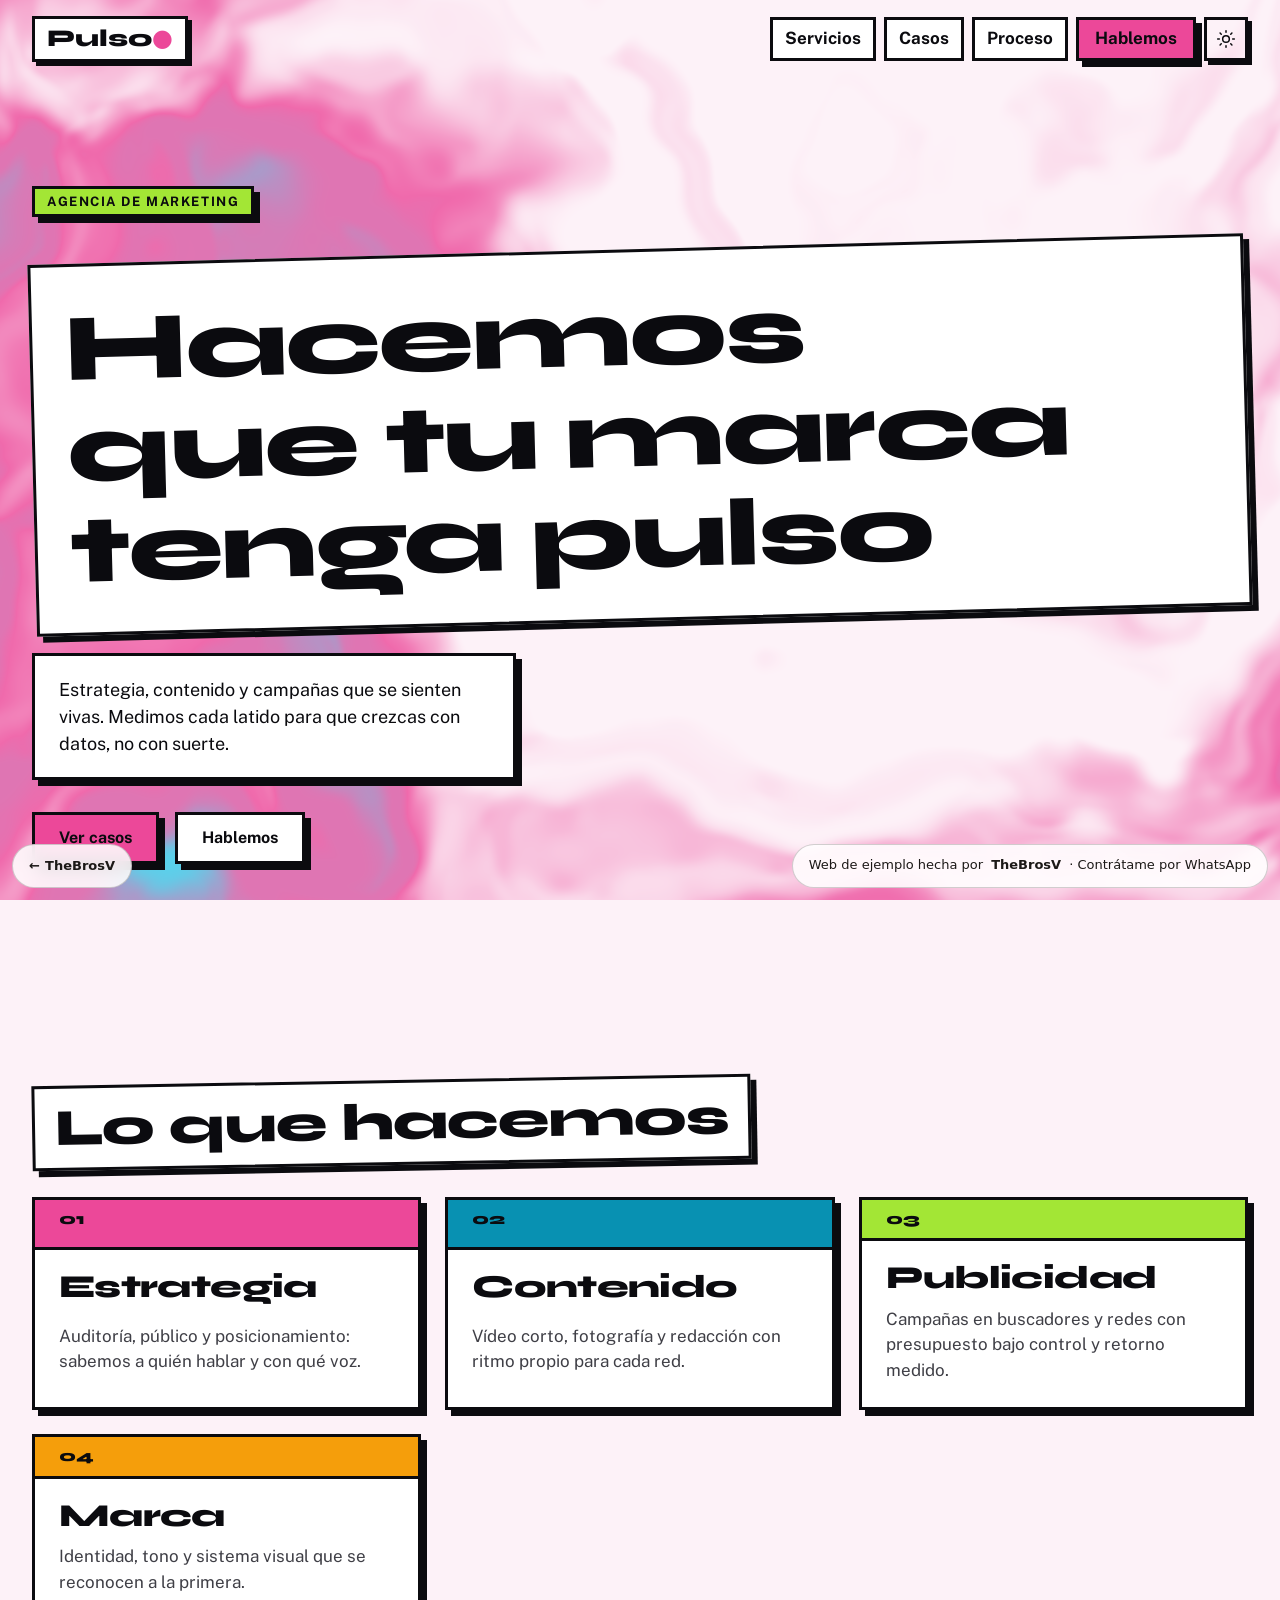
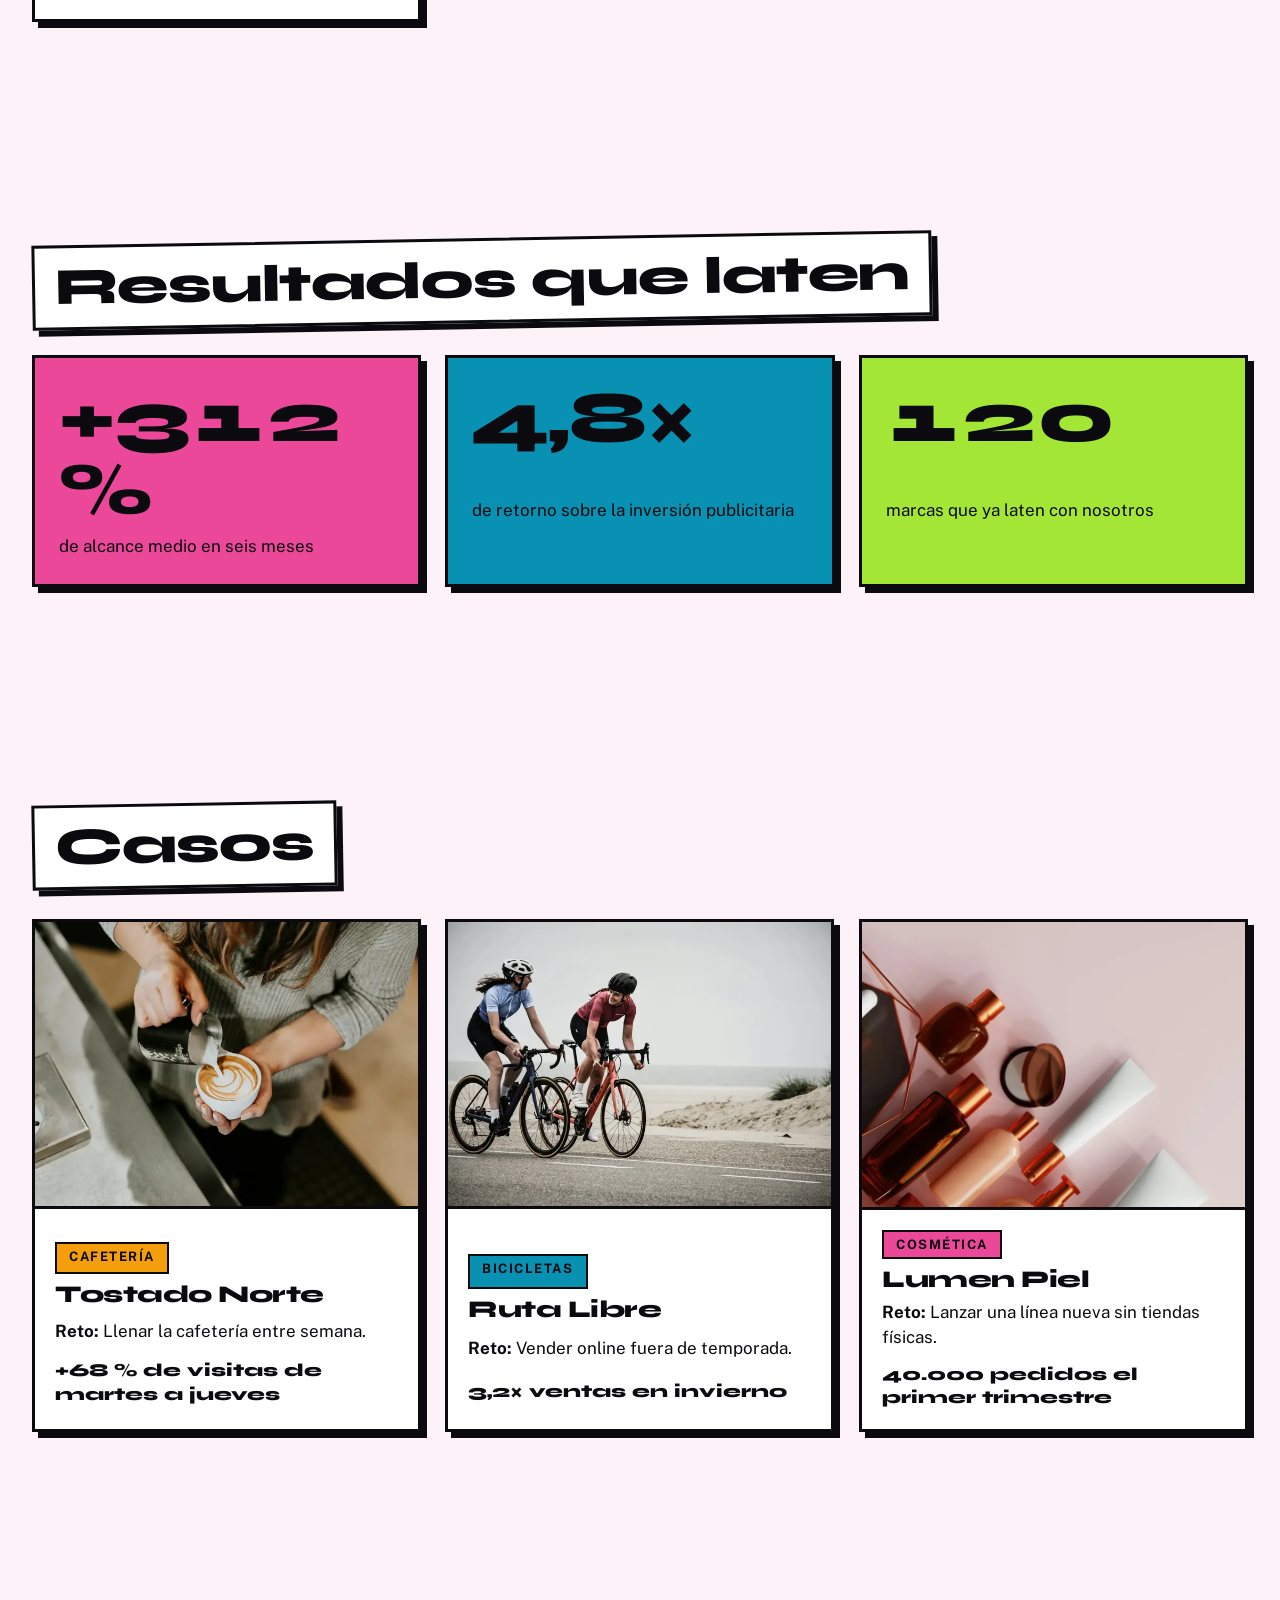
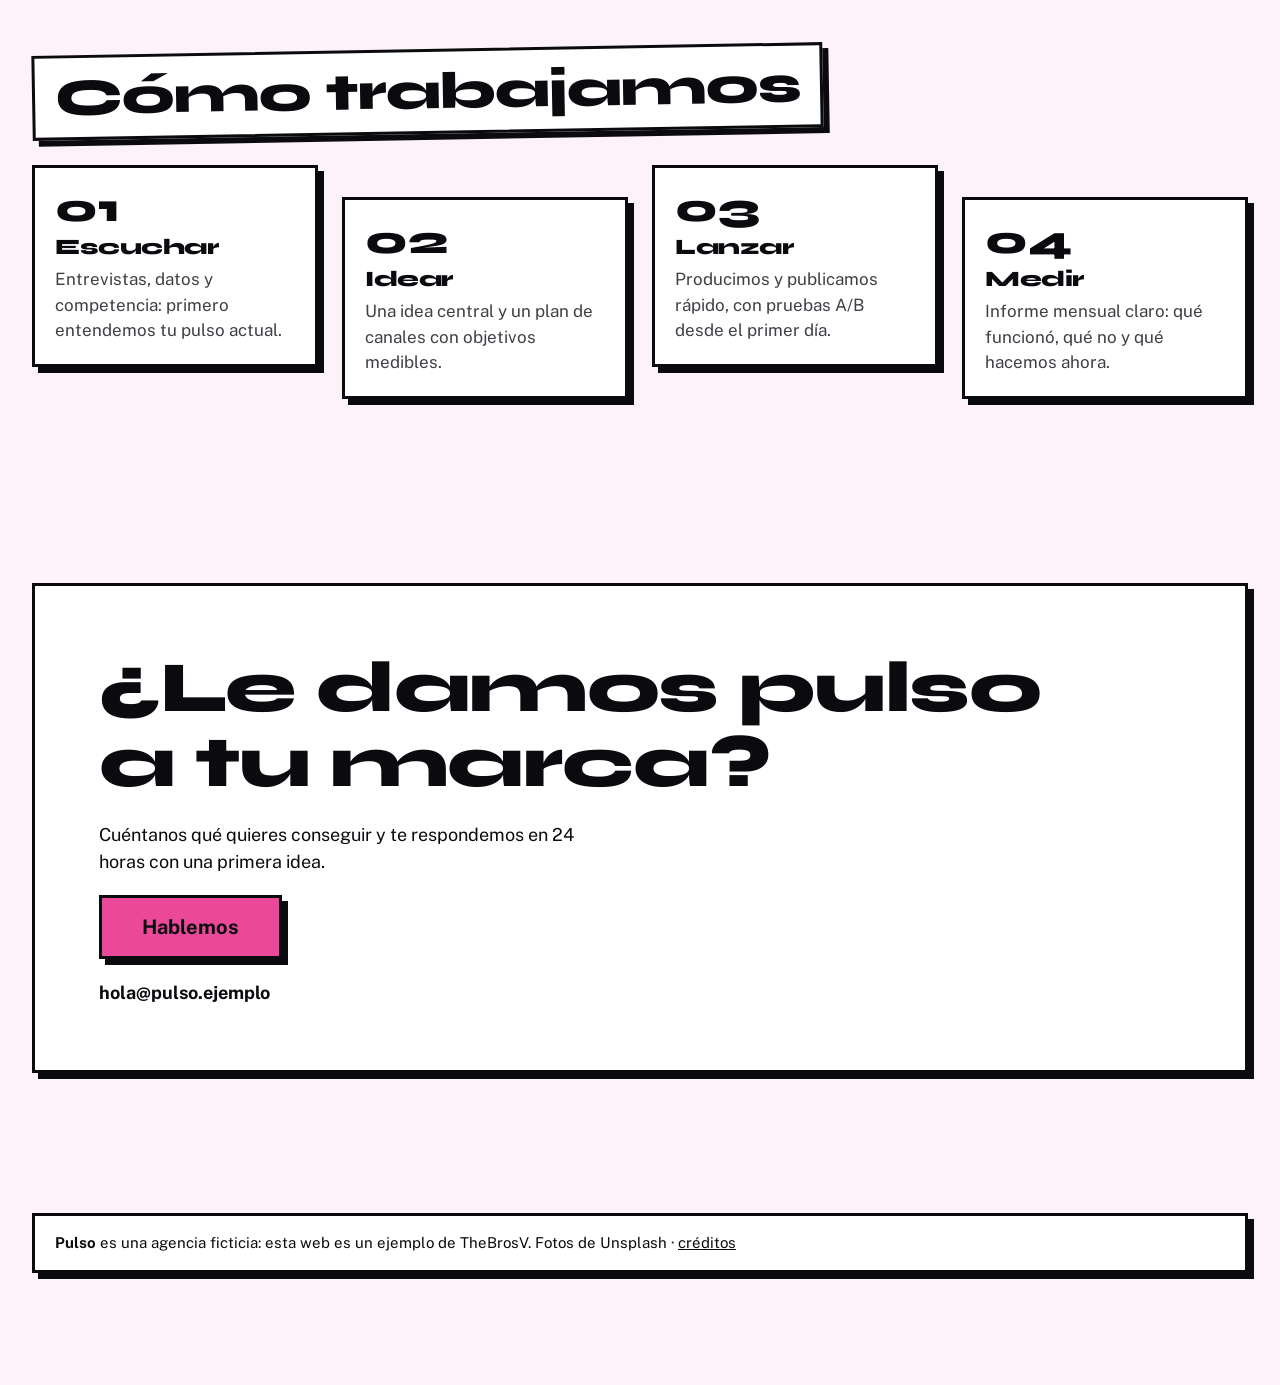
<file: pulso-marketing/marketing/index.html>
<!doctype html>
<html lang="es">
  <head>
    <meta charset="UTF-8" />
    <script>(function(){var g=null;try{g=localStorage.getItem('thebrosv-tema')}catch(e){}document.documentElement.dataset.tema=(g==='claro'||g==='oscuro')?g:(matchMedia('(prefers-color-scheme: dark)').matches?'oscuro':'claro')})()</script>
    <meta name="viewport" content="width=device-width, initial-scale=1.0" />
    <meta name="description" content="Pulso, agencia de marketing. Web de ejemplo hecha por TheBrosV." />
    <link rel="icon" type="image/svg+xml" href="../favicon.svg" />
    <title>Pulso · Agencia de marketing</title>
    <link rel="preload" href="../assets/syne-latin-800-normal-EehdNYzx.woff2" as="font" type="font/woff2" crossorigin>
    <script type="module" crossorigin src="../assets/marketing-6Q-cZiqM.js"></script>
    <link rel="modulepreload" crossorigin href="../assets/jsx-runtime-Dt7n5OEe.js">
    <link rel="modulepreload" crossorigin href="../assets/config-BgSAy3kI.js">
    <link rel="modulepreload" crossorigin href="../assets/Sello-DgHAxHge.js">
    <link rel="modulepreload" crossorigin href="../assets/gsap-CvDoa17S.js">
    <style>*,:before,:after{box-sizing:border-box}html{-webkit-text-size-adjust:100%}body{-webkit-font-smoothing:antialiased;min-height:100vh;margin:0;line-height:1.5}img{max-width:100%;height:auto;display:block}:focus-visible{outline-offset:3px;outline:2px solid}@media (prefers-reduced-motion:reduce){*,:before,:after{scroll-behavior:auto!important;transition-duration:.01ms!important;animation-duration:.01ms!important}}html.lenis,html.lenis body{height:auto}.lenis.lenis-smooth{scroll-behavior:auto!important}.solo-lector{clip-path:inset(50%);white-space:nowrap;width:1px;height:1px;position:absolute;overflow:hidden}.boton-tema{width:44px;height:44px;color:inherit;cursor:pointer;background:0 0;border:1px solid;border-radius:999px;place-items:center;padding:0;display:inline-grid}
</style>
    <style>.sello{pointer-events:auto;text-align:center;color:#fafaf9;-webkit-backdrop-filter:blur(8px);backdrop-filter:blur(8px);background:#0c0a09d1;border:1px solid #fafaf92e;border-radius:999px;min-height:44px;padding:12px 16px;font:500 .8125rem/1.25 system-ui,sans-serif;text-decoration:none;transition:background-color .2s,border-color .2s;display:block}.sello-barra{z-index:1000;pointer-events:none;justify-content:space-between;align-items:flex-end;gap:8px;display:flex;position:fixed;inset:auto 12px 12px}.sello-volver{align-items:center;gap:.4em;font-weight:600;display:inline-flex}.sello strong{margin:0 .3em}.sello:hover{background:#0c0a09f2;border-color:#fafaf973}@media (width<=640px){.sello-barra{flex-direction:column;align-items:stretch}.sello-volver{align-self:flex-start}}:root[data-tema=claro] .sello{color:#1c1917;background:#ffffffe0;border-color:#1c191733}:root[data-tema=claro] .sello:hover{background:#fff;border-color:#1c191773}
</style>
    <style>@font-face{font-family:Syne;font-style:normal;font-display:swap;font-weight:700;src:url(../assets/syne-latin-700-normal-AF3Rs61n.woff2)format("woff2"),url(../assets/syne-latin-700-normal-Cd-_iCn5.woff)format("woff")}@font-face{font-family:Syne;font-style:normal;font-display:swap;font-weight:800;src:url(../assets/syne-latin-800-normal-EehdNYzx.woff2)format("woff2"),url(../assets/syne-latin-800-normal-BuJcbPcX.woff)format("woff")}@font-face{font-family:Public Sans;font-style:normal;font-display:swap;font-weight:400;src:url(../assets/public-sans-latin-400-normal-8Rpg0ruU.woff2)format("woff2"),url(../assets/public-sans-latin-400-normal-SBbinRkI.woff)format("woff")}@font-face{font-family:Public Sans;font-style:normal;font-display:swap;font-weight:700;src:url(../assets/public-sans-latin-700-normal-BqJmxWdE.woff2)format("woff2"),url(../assets/public-sans-latin-700-normal-Dm-oTPSL.woff)format("woff")}:root{--color-tinta:#0b0b0f;--color-papel:#fff;--color-texto:#0b0b0f;--color-suave:#3f3f46;--color-borde:#0b0b0f;--color-rosa:#ec4899;--color-cian:#0891b2;--color-lima:#a3e635;--color-ambar:#f59e0b;--color-sobre-relleno:#0b0b0f;--sombra:6px 6px 0 var(--color-borde);--sombra-alta:10px 10px 0 var(--color-borde);--fuente-titulo:"Syne", system-ui, sans-serif;--fuente-texto:"Public Sans", system-ui, sans-serif;--ancho:min(76rem, 100% - 2.5rem);--lightningcss-light:initial;--lightningcss-dark: ;color-scheme:light}:root[data-tema=oscuro]{--color-papel:#18181b;--color-texto:#fafafa;--color-suave:#d4d4d8;--color-borde:#fafafa;--color-rosa:#f472b6;--color-cian:#22d3ee;--lightningcss-light: ;--lightningcss-dark:initial;color-scheme:dark}html{background:#fdf2f8;scroll-padding-top:6rem}:root[data-tema=oscuro]{background:#14060f}body{color:var(--color-texto);font:400 1.0625rem/1.6 var(--fuente-texto);background:0 0}h1,h2,h3{font-family:var(--fuente-titulo);letter-spacing:-.02em;text-wrap:balance;margin:0;font-weight:800;line-height:1.05}p{margin:0}a{color:inherit}:focus-visible{outline:3px solid var(--color-rosa);outline-offset:3px}.saltar{z-index:100;background:var(--color-lima);color:var(--color-tinta);border:3px solid var(--color-tinta);padding:.75rem 1rem;font-weight:700;position:absolute;top:-4rem;left:1rem}.saltar:focus{top:1rem}@property --fondo-1{syntax:"<color>";inherits:false;initial-value:#fdf2f8}@property --fondo-2{syntax:"<color>";inherits:false;initial-value:#22d3ee}@property --fondo-3{syntax:"<color>";inherits:false;initial-value:#ec4899}.fondo-respaldo{z-index:-1;pointer-events:none;background:radial-gradient(60% 50% at 20% 25%, color-mix(in srgb, var(--fondo-3) 35%, transparent), transparent 70%), radial-gradient(55% 55% at 85% 70%, color-mix(in srgb, var(--fondo-2) 30%, transparent), transparent 70%), var(--fondo-1);transition:--fondo-1 .8s,--fondo-2 .8s,--fondo-3 .8s;position:fixed;inset:0}@media (prefers-reduced-motion:reduce){.fondo-respaldo{transition:none}}.fondo-vivo{z-index:-1;pointer-events:none;animation:.8s both aparecer;inset:0;position:fixed!important}@keyframes aparecer{0%{opacity:0}}.fondo-respaldo.tapado{visibility:hidden;transition:visibility 0s .8s}:root[data-tema=oscuro] .fondo-respaldo{--fondo-1:#14060f;--fondo-2:#0891b2;--fondo-3:#ec4899}.bloque{background:var(--color-papel);color:var(--color-texto);border:3px solid var(--color-borde);box-shadow:var(--sombra)}a.bloque,button.bloque,.bloque[tabindex]{transition:transform .15s,box-shadow .15s}a.bloque:hover,button.bloque:hover,.bloque[tabindex]:hover,.bloque[tabindex]:focus-visible{box-shadow:var(--sombra-alta);transform:translate(-3px,-3px)}a.bloque:active,button.bloque:active{box-shadow:0 0 0 var(--color-borde);transform:translate(6px,6px)}.bloque-rosa{background:var(--color-rosa);color:var(--color-sobre-relleno)}.bloque-lima{background:var(--color-lima);color:var(--color-sobre-relleno)}.etiqueta{width:fit-content;font:700 .8125rem/1 var(--fuente-texto);letter-spacing:.12em;text-transform:uppercase;padding:.375rem .75rem;display:inline-block}.boton{min-height:52px;font:700 1rem/1 var(--fuente-texto);cursor:pointer;justify-content:center;align-items:center;padding:0 1.5rem;text-decoration:none;display:inline-flex}.cabecera{z-index:50;width:var(--ancho);justify-content:space-between;align-items:center;gap:1rem;margin:0 auto;padding:1rem 0;display:flex;position:sticky;top:0}.logo{font:800 1.5rem/1 var(--fuente-titulo);background:var(--color-papel);border:3px solid var(--color-borde);box-shadow:4px 4px 0 var(--color-borde);padding:.5rem .75rem;text-decoration:none}.logo span{color:var(--color-rosa)}.cabecera ul{align-items:center;gap:.5rem;margin:0;padding:0;list-style:none;display:flex}.cabecera a:not(.logo):not(.bloque){background:var(--color-papel);border:3px solid var(--color-borde);align-items:center;min-height:44px;padding:0 .75rem;font-weight:700;text-decoration:none;display:inline-flex}.cabecera-cta{align-items:center;min-height:44px;padding:0 1rem;font-weight:700;text-decoration:none;display:inline-flex}.cabecera .boton-tema{box-shadow:4px 4px 0 var(--color-borde);border-width:3px;border-radius:0}@media (width<=720px){.cabecera li:nth-last-child(n+3){display:none}}.capitulo{width:var(--ancho);gap:2rem;margin:0 auto;padding-block:clamp(4rem,12vh,8rem);display:grid}.titulo-seccion{justify-self:start;padding:.75rem 1.25rem;font-size:clamp(1.75rem,5vw,3.25rem);rotate:-1deg}.rejilla{gap:1.5rem;margin:0;padding:0;list-style:none;display:grid}.rejilla-2{grid-template-columns:repeat(auto-fit,minmax(min(100%,22rem),1fr))}.rejilla-3{grid-template-columns:repeat(auto-fit,minmax(min(100%,18rem),1fr))}.rejilla-4{grid-template-columns:repeat(auto-fit,minmax(min(100%,14rem),1fr))}.portada{align-content:center;justify-items:start;min-height:calc(100svh - 5.5rem)}.portada-titular{max-width:16ch;padding:clamp(1rem,3vw,2rem);font-size:clamp(2.25rem,7.5vw,6rem);rotate:-1.5deg}.portada-entrada{max-width:44ch;padding:1.25rem 1.5rem;font-size:1.125rem}.portada-acciones{flex-wrap:wrap;gap:1rem;display:flex}.servicio{cursor:default;outline-offset:6px;gap:.75rem;padding:0 1.5rem 1.5rem;display:grid}.servicio-num{background:var(--color-servicio);color:var(--color-sobre-relleno);border-bottom:3px solid var(--color-borde);font:800 1rem/1.4 var(--fuente-titulo);margin:0 -1.5rem .5rem;padding:.5rem 1.5rem}.servicio h3{font-size:clamp(1.5rem,3vw,2rem)}.servicio p{color:var(--color-suave)}.cifra{gap:.5rem;padding:1.5rem;display:grid}.cifra-valor{font:800 clamp(2.5rem, 7vw, 4.5rem)/1 var(--fuente-titulo);font-variant-numeric:tabular-nums}.cifra-1{background:var(--color-rosa);color:var(--color-sobre-relleno)}.cifra-2{background:var(--color-cian);color:var(--color-sobre-relleno)}.cifra-3{background:var(--color-lima);color:var(--color-sobre-relleno)}.caso{display:grid;overflow:hidden}.caso img{aspect-ratio:4/3;object-fit:cover;border-bottom:3px solid var(--color-borde);width:100%}.caso-texto{gap:.5rem;padding:1.25rem;display:grid}.caso .etiqueta{background:var(--color-caso);color:var(--color-sobre-relleno);border:2px solid var(--color-borde)}.caso h3{font-size:1.5rem}.caso-resultado{font:800 1.125rem/1.3 var(--fuente-titulo);margin-top:.25rem}.pasos{counter-reset:paso}.paso{counter-increment:paso;gap:.5rem;padding:1.25rem;display:grid}.paso:before{content:"0" counter(paso);font:800 2.5rem/1 var(--fuente-titulo);color:var(--color-texto);-webkit-text-stroke:0}.paso h3{font-size:1.375rem}.paso p{color:var(--color-suave)}@media (width>=64rem){.paso:nth-child(2n){translate:0 2rem}}.contacto{justify-items:start;gap:1.25rem;padding:clamp(1.5rem,5vw,4rem);display:grid}.contacto h2{max-width:14ch;font-size:clamp(2rem,6vw,4.5rem)}.contacto p{max-width:44ch;font-size:1.125rem}.boton-grande{min-height:64px;padding:0 2.5rem;font-size:1.25rem}.contacto-correo{font-weight:700}.pie{width:var(--ancho);margin:0 auto;padding:2rem 0 7rem}.pie p{padding:1rem 1.25rem;font-size:.9375rem}.casos{perspective:1000px}.caso{transform-style:preserve-3d;will-change:transform}.aviso{max-width:min(32rem,100% - 2rem);padding:2rem}.aviso::backdrop{background:#0b0b0f8c}.aviso h3{margin-bottom:1rem;font-size:1.75rem}.aviso p{margin-bottom:1.5rem}.aviso-acciones{flex-wrap:wrap;gap:1rem;display:flex}
</style>
  </head>
  <body>
    <div id="root"><div class="fondo-respaldo" aria-hidden="true"></div><a class="saltar" href="#contenido">Saltar al contenido</a><header class="cabecera"><a class="logo" href="#portada">Pulso<span aria-hidden="true">●</span></a><nav aria-label="Secciones"><ul><li><a href="#servicios">Servicios</a></li><li><a href="#casos">Casos</a></li><li><a href="#proceso">Proceso</a></li><li><a class="bloque bloque-rosa cabecera-cta" href="#contacto">Hablemos</a></li><li><button type="button" class="boton-tema bloque" aria-pressed="true" aria-label="Modo oscuro"><svg viewBox="0 0 24 24" width="20" height="20" aria-hidden="true" fill="none" stroke="currentColor" stroke-width="1.8" stroke-linecap="round"><path d="M20 14.5A8 8 0 0 1 9.5 4a8 8 0 1 0 10.5 10.5z"></path></svg></button></li></ul></nav></header><main id="contenido"><section id="portada" class="capitulo portada" data-capitulo="portada" aria-labelledby="portada-titulo"><p class="etiqueta bloque bloque-lima">Agencia de marketing</p><h1 id="portada-titulo" class="bloque portada-titular">Hacemos que tu marca tenga pulso</h1><p class="bloque portada-entrada">Estrategia, contenido y campañas que se sienten vivas. Medimos cada latido para que crezcas con datos, no con suerte.</p><div class="portada-acciones"><a class="bloque bloque-rosa boton" href="#casos">Ver casos</a><a class="bloque boton" href="#contacto">Hablemos</a></div></section><section id="servicios" class="capitulo" data-capitulo="servicios" aria-labelledby="servicios-titulo"><h2 id="servicios-titulo" class="titulo-seccion bloque">Lo que hacemos</h2><ul class="rejilla rejilla-2"><li class="bloque servicio" tabindex="0" style="--color-servicio:#EC4899"><span class="servicio-num" aria-hidden="true">0<!-- -->1</span><h3>Estrategia</h3><p>Auditoría, público y posicionamiento: sabemos a quién hablar y con qué voz.</p></li><li class="bloque servicio" tabindex="0" style="--color-servicio:#0891B2"><span class="servicio-num" aria-hidden="true">0<!-- -->2</span><h3>Contenido</h3><p>Vídeo corto, fotografía y redacción con ritmo propio para cada red.</p></li><li class="bloque servicio" tabindex="0" style="--color-servicio:#A3E635"><span class="servicio-num" aria-hidden="true">0<!-- -->3</span><h3>Publicidad</h3><p>Campañas en buscadores y redes con presupuesto bajo control y retorno medido.</p></li><li class="bloque servicio" tabindex="0" style="--color-servicio:#F59E0B"><span class="servicio-num" aria-hidden="true">0<!-- -->4</span><h3>Marca</h3><p>Identidad, tono y sistema visual que se reconocen a la primera.</p></li></ul></section><section id="resultados" class="capitulo" data-capitulo="resultados" aria-labelledby="resultados-titulo"><h2 id="resultados-titulo" class="titulo-seccion bloque">Resultados que laten</h2><ul class="rejilla rejilla-3"><li class="bloque cifra cifra-1"><p class="cifra-valor" aria-hidden="true">+312 %</p><p><span class="solo-lector">+312 %<!-- --> </span>de alcance medio en seis meses</p></li><li class="bloque cifra cifra-2"><p class="cifra-valor" aria-hidden="true">4,8×</p><p><span class="solo-lector">4,8×<!-- --> </span>de retorno sobre la inversión publicitaria</p></li><li class="bloque cifra cifra-3"><p class="cifra-valor" aria-hidden="true">120</p><p><span class="solo-lector">120<!-- --> </span>marcas que ya laten con nosotros</p></li></ul></section><section id="casos" class="capitulo" data-capitulo="casos" aria-labelledby="casos-titulo"><h2 id="casos-titulo" class="titulo-seccion bloque">Casos</h2><ul class="rejilla rejilla-3 casos"><li class="bloque caso" data-color="#F59E0B" style="--color-caso:#F59E0B"><img src="../marketing/caso-cafe.webp" srcSet="../marketing/caso-cafe-800.webp 800w, ../marketing/caso-cafe.webp 1600w" sizes="(min-width: 64rem) 33vw, 100vw" alt="Barista sirviendo un café con leche con dibujo de hoja" width="1600" height="1067" loading="lazy"/><div class="caso-texto"><p class="etiqueta">Cafetería</p><h3>Tostado Norte</h3><p><strong>Reto:</strong> <!-- -->Llenar la cafetería entre semana.</p><p class="caso-resultado">+68 % de visitas de martes a jueves</p></div></li><li class="bloque caso" data-color="#0891B2" style="--color-caso:#0891B2"><img src="../marketing/caso-bici.webp" srcSet="../marketing/caso-bici-800.webp 800w, ../marketing/caso-bici.webp 1600w" sizes="(min-width: 64rem) 33vw, 100vw" alt="Dos ciclistas de carretera rodando junto a la costa" width="1600" height="1067" loading="lazy"/><div class="caso-texto"><p class="etiqueta">Bicicletas</p><h3>Ruta Libre</h3><p><strong>Reto:</strong> <!-- -->Vender online fuera de temporada.</p><p class="caso-resultado">3,2× ventas en invierno</p></div></li><li class="bloque caso" data-color="#EC4899" style="--color-caso:#EC4899"><img src="../marketing/caso-piel.webp" srcSet="../marketing/caso-piel-800.webp 800w, ../marketing/caso-piel.webp 1309w" sizes="(min-width: 64rem) 33vw, 100vw" alt="Productos de cosmética rosados sobre fondo rosa" width="1309" height="1600" loading="lazy"/><div class="caso-texto"><p class="etiqueta">Cosmética</p><h3>Lumen Piel</h3><p><strong>Reto:</strong> <!-- -->Lanzar una línea nueva sin tiendas físicas.</p><p class="caso-resultado">40.000 pedidos el primer trimestre</p></div></li></ul></section><section id="proceso" class="capitulo" data-capitulo="proceso" aria-labelledby="proceso-titulo"><h2 id="proceso-titulo" class="titulo-seccion bloque">Cómo trabajamos</h2><ol class="rejilla rejilla-4 pasos"><li class="bloque paso"><h3>Escuchar</h3><p>Entrevistas, datos y competencia: primero entendemos tu pulso actual.</p></li><li class="bloque paso"><h3>Idear</h3><p>Una idea central y un plan de canales con objetivos medibles.</p></li><li class="bloque paso"><h3>Lanzar</h3><p>Producimos y publicamos rápido, con pruebas A/B desde el primer día.</p></li><li class="bloque paso"><h3>Medir</h3><p>Informe mensual claro: qué funcionó, qué no y qué hacemos ahora.</p></li></ol></section><section id="contacto" class="capitulo" data-capitulo="contacto" aria-labelledby="contacto-titulo"><div class="bloque contacto"><h2 id="contacto-titulo">¿Le damos pulso a tu marca?</h2><p>Cuéntanos qué quieres conseguir y te respondemos en 24 horas con una primera idea.</p><button type="button" class="bloque bloque-rosa boton boton-grande">Hablemos</button><p class="contacto-correo">hola@pulso.ejemplo</p></div><dialog class="aviso bloque" aria-labelledby="aviso-titulo"><h3 id="aviso-titulo">Pulso<!-- --> es una marca de ejemplo</h3><p>Este negocio no existe: la web la hizo TheBrosV para enseñar lo que se puede construir. ¿Quieres una así para el tuyo?</p><div class="aviso-acciones"><a class="bloque bloque-rosa boton" href="https://wa.me/51924536653" target="_blank" rel="noopener">Contrátame por WhatsApp<span class="solo-lector"> (se abre en otra pestaña)</span></a><button type="button" class="bloque boton">Seguir mirando</button></div></dialog></section></main><footer class="pie"><p class="bloque"><strong>Pulso</strong> es una agencia ficticia: esta web es un ejemplo de TheBrosV. Fotos de Unsplash · <a href="./CREDITOS.md">créditos</a></p></footer><div class="sello-barra"><a class="sello sello-volver" href="../../"><span aria-hidden="true">←</span> TheBrosV<span class="solo-lector"> · volver a la portada</span></a><a class="sello" href="https://wa.me/51924536653" target="_blank" rel="noopener">Web de ejemplo hecha por <strong>TheBrosV</strong> · <!-- -->Contrátame por WhatsApp<span class="solo-lector"> (se abre en otra pestaña)</span></a></div></div>
  </body>
</html>
</file>
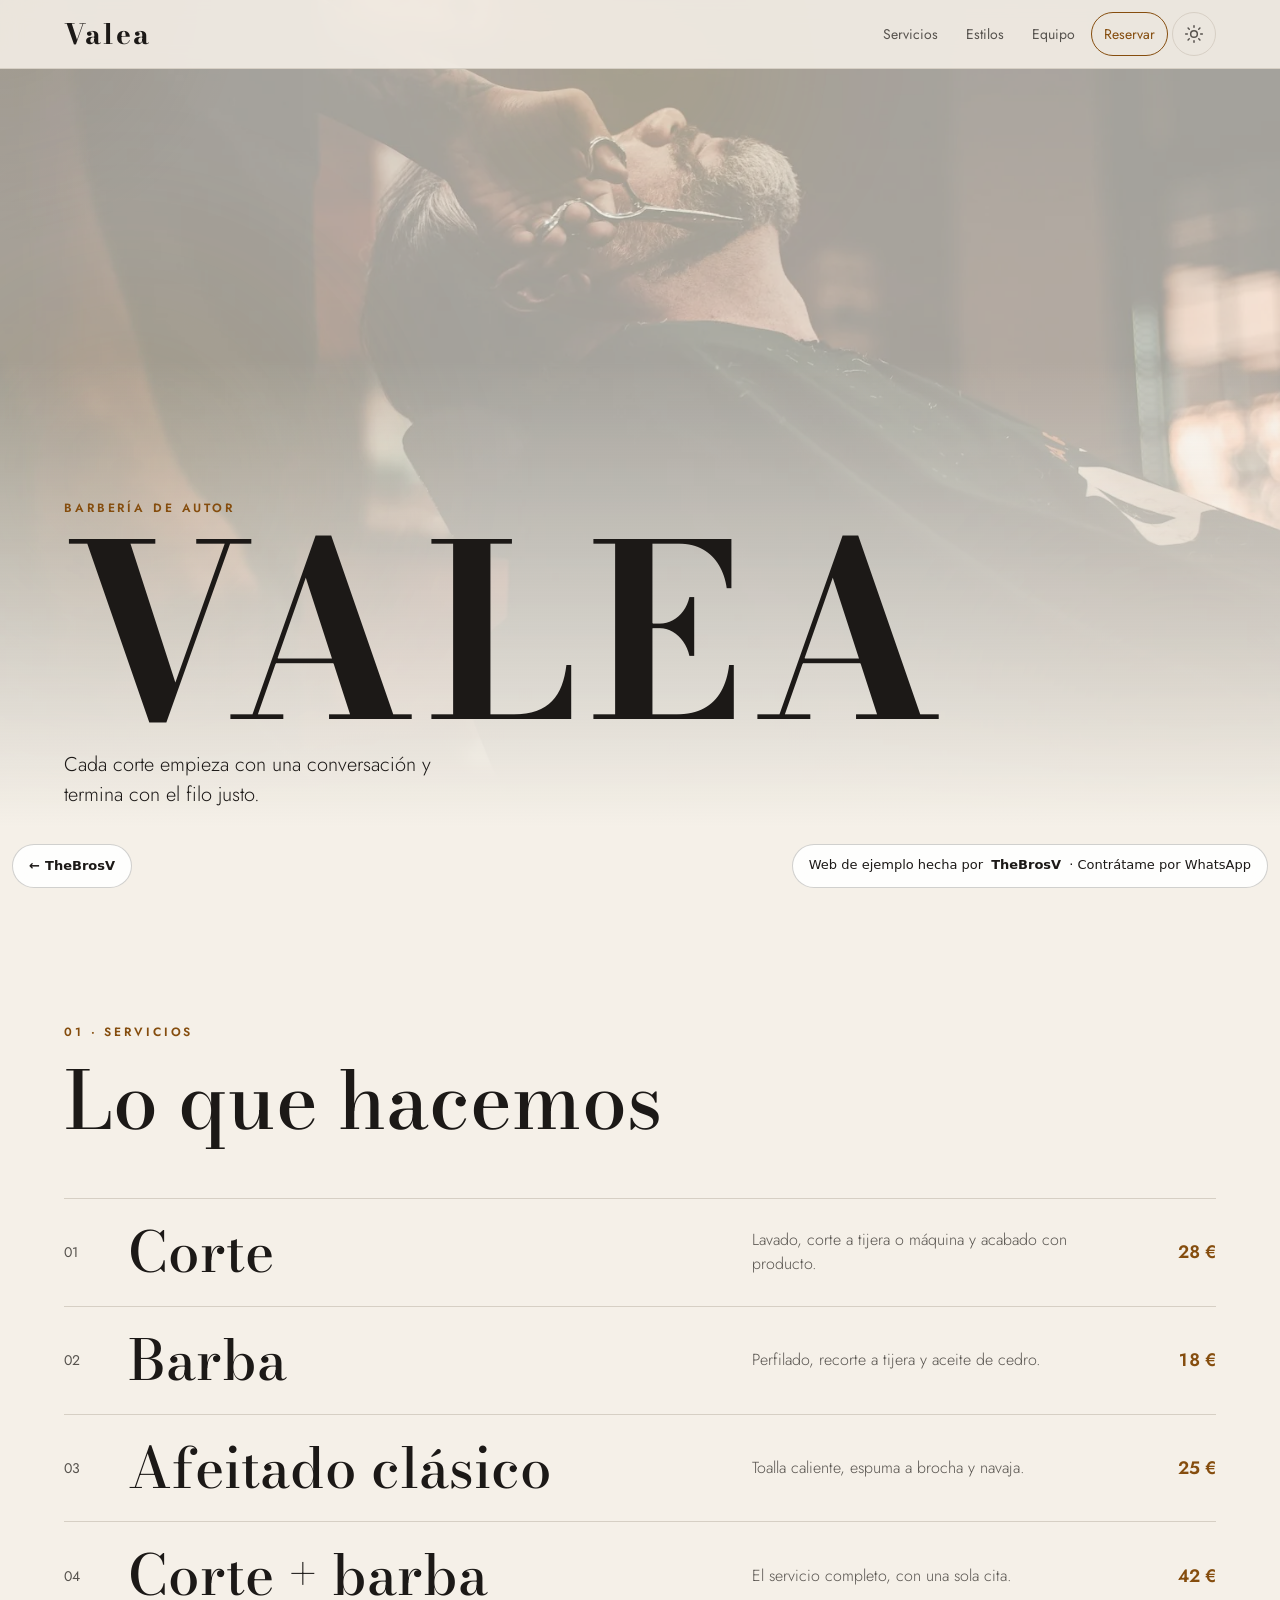
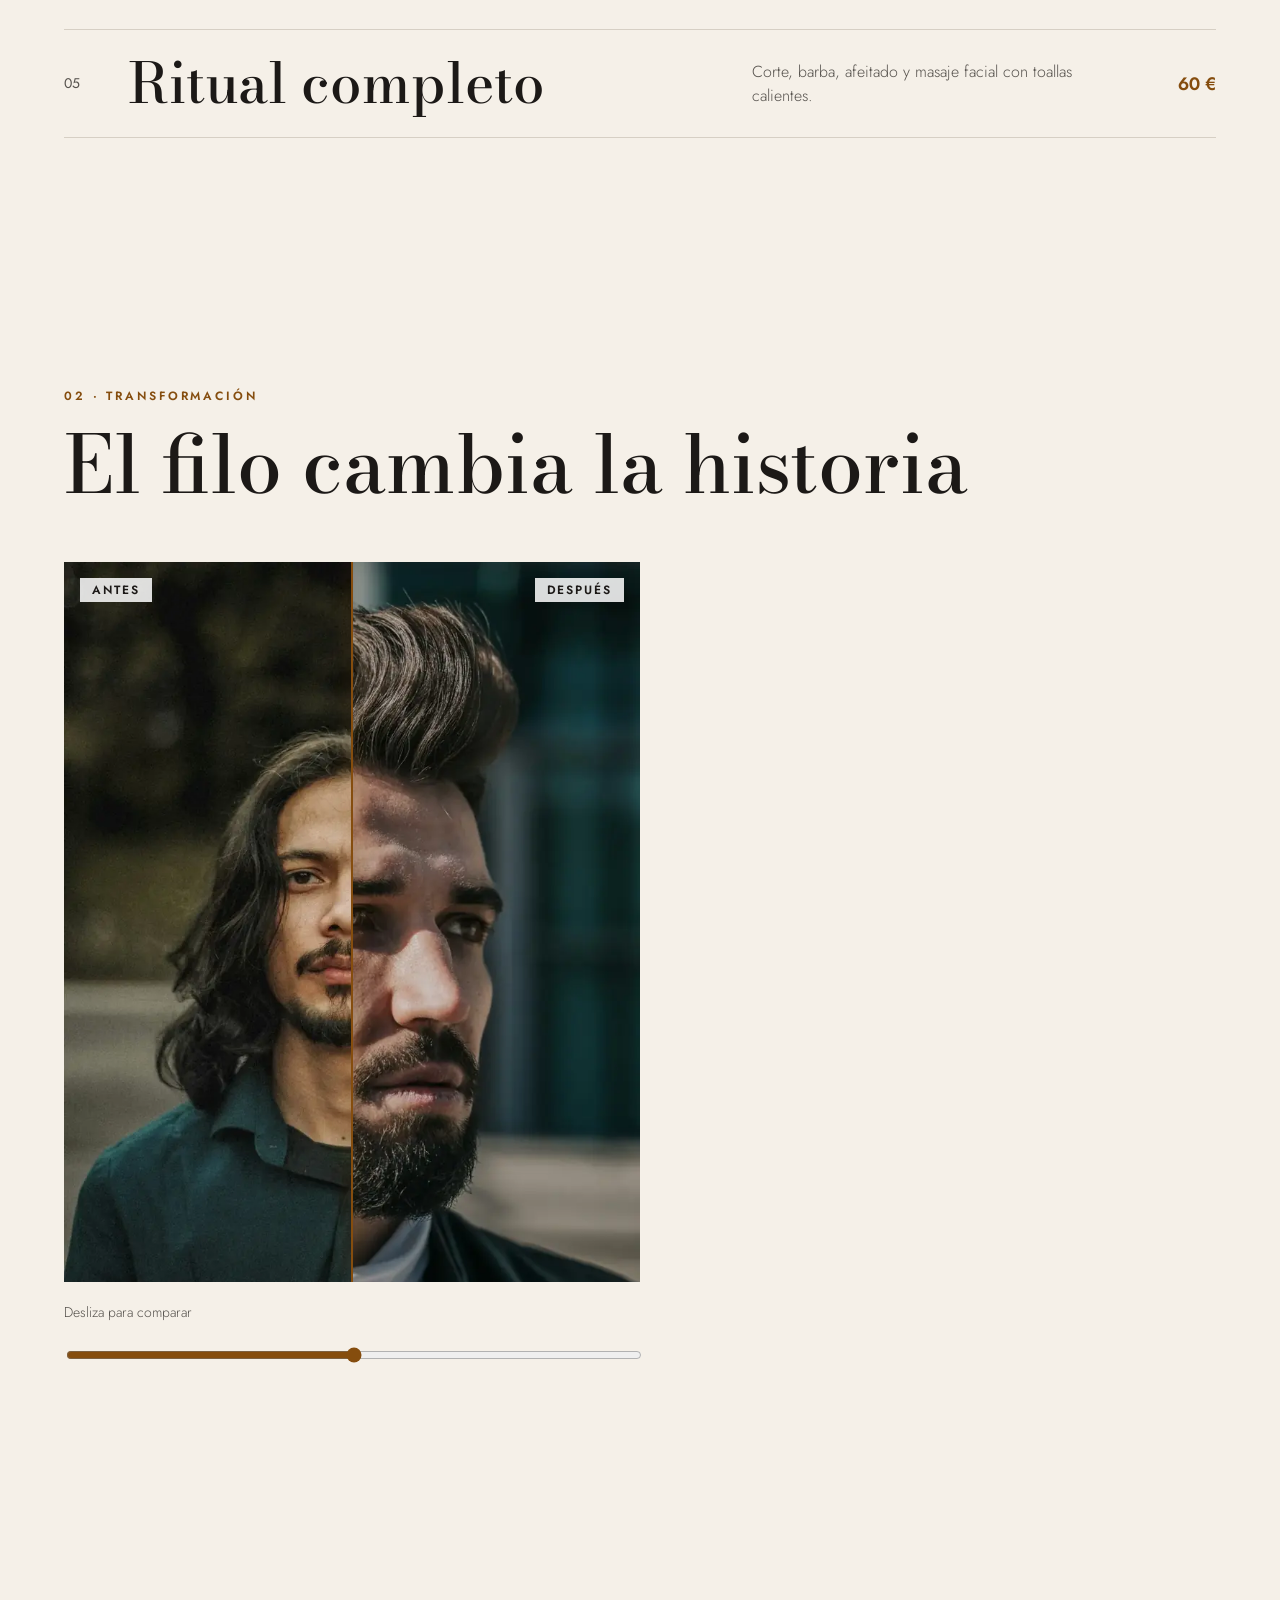
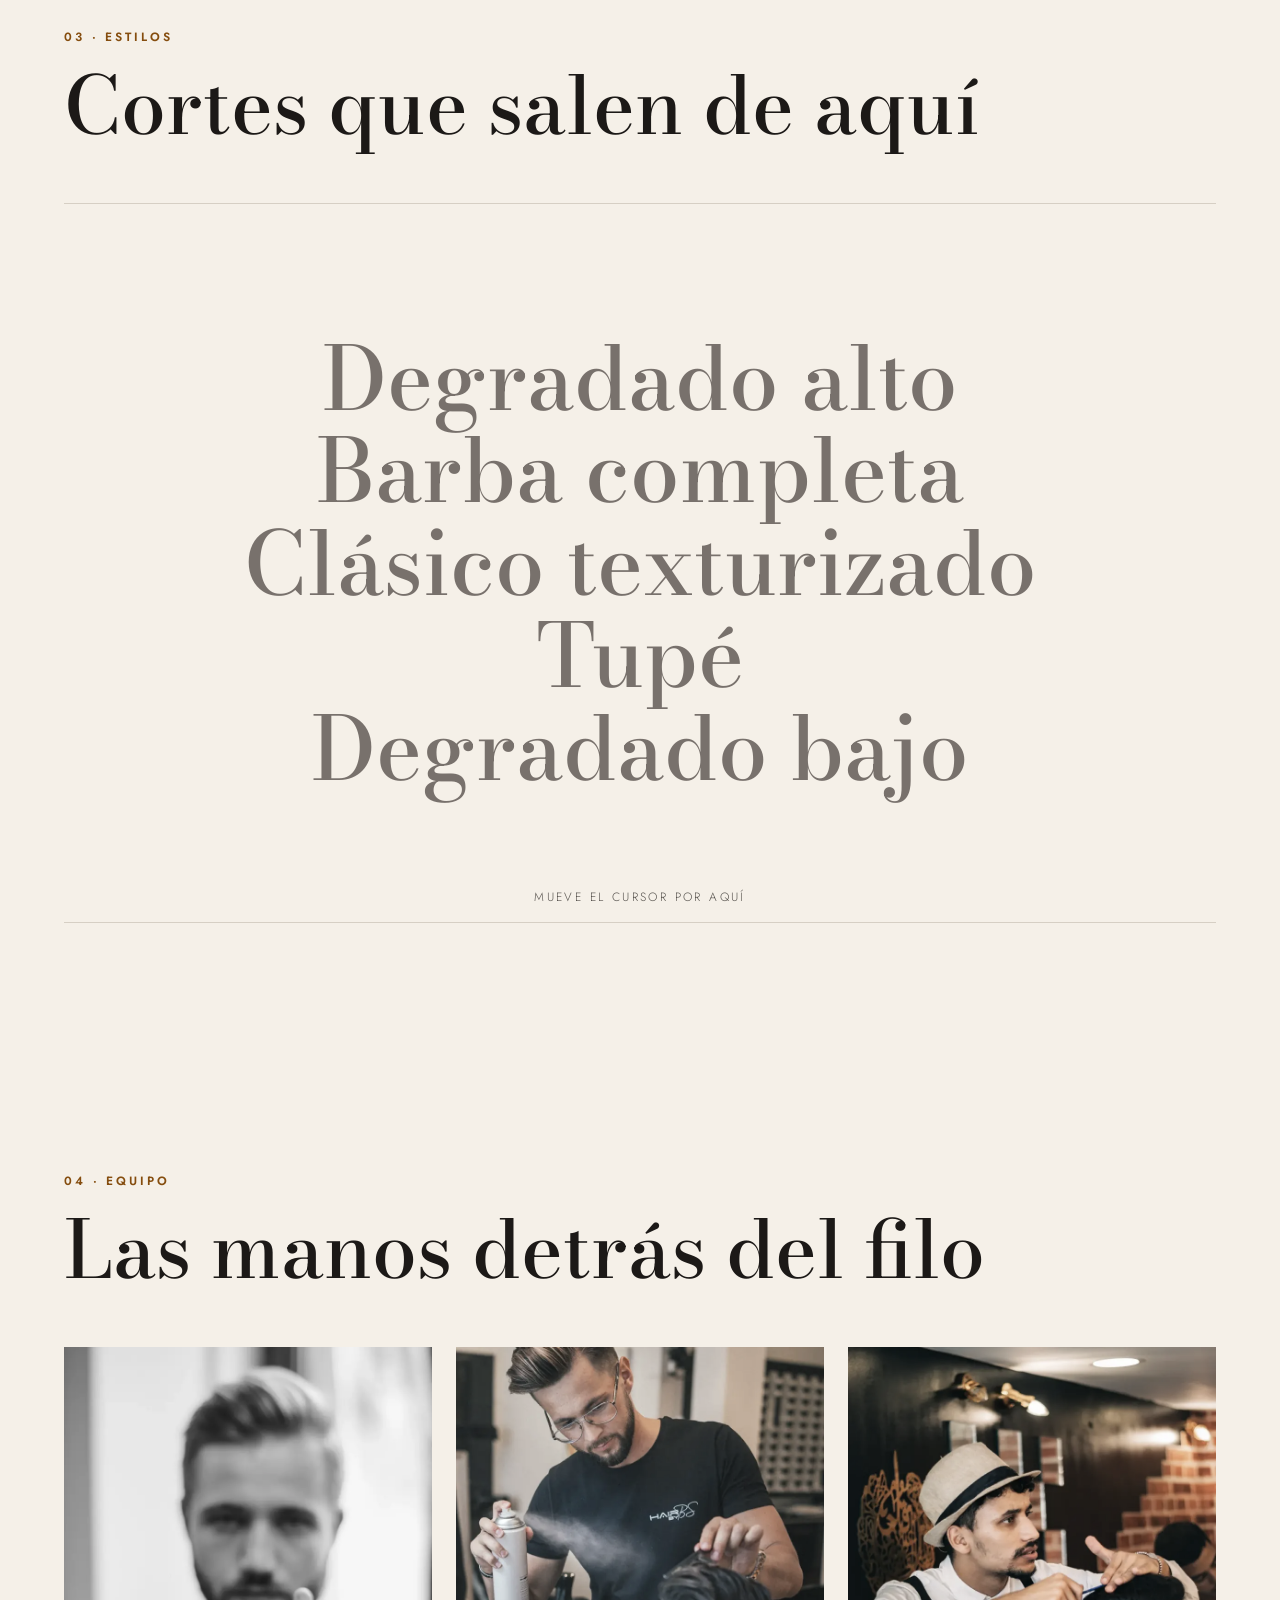
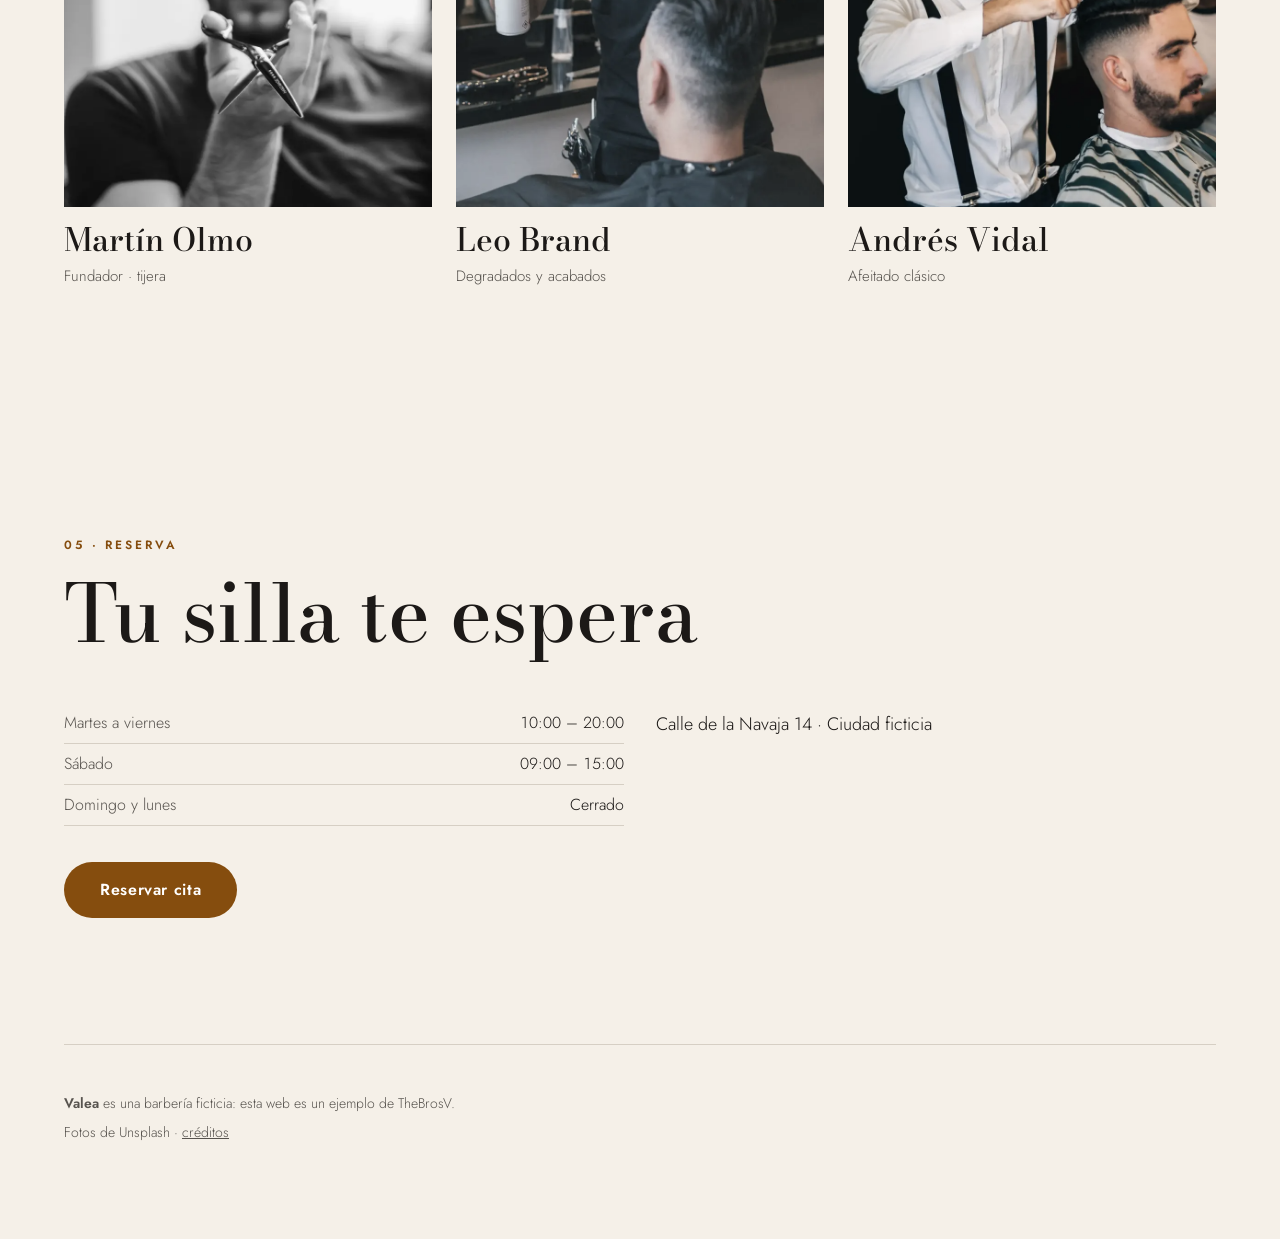
<file: valea-barberia/barberia/index.html>
<!doctype html>
<html lang="es">
  <head>
    <meta charset="UTF-8" />
    <script>(function(){var g=null;try{g=localStorage.getItem('thebrosv-tema')}catch(e){}document.documentElement.dataset.tema=(g==='claro'||g==='oscuro')?g:(matchMedia('(prefers-color-scheme: dark)').matches?'oscuro':'claro')})()</script>
    <meta name="viewport" content="width=device-width, initial-scale=1.0" />
    <meta name="description" content="Valea, barbería de autor. Web de ejemplo hecha por TheBrosV." />
    <link rel="icon" type="image/svg+xml" href="../favicon.svg" />
    <title>Valea · Barbería</title>
    <link rel="preload" href="../assets/bodoni-moda-latin-700-normal-_PBEXphw.woff2" as="font" type="font/woff2" crossorigin>
    <script type="module" crossorigin src="../assets/barberia-MgYKOvsM.js"></script>
    <link rel="modulepreload" crossorigin href="../assets/jsx-runtime-Dt7n5OEe.js">
    <link rel="modulepreload" crossorigin href="../assets/config-BgSAy3kI.js">
    <link rel="modulepreload" crossorigin href="../assets/Sello-DgHAxHge.js">
    <link rel="modulepreload" crossorigin href="../assets/gsap-CvDoa17S.js">
    <style>*,:before,:after{box-sizing:border-box}html{-webkit-text-size-adjust:100%}body{-webkit-font-smoothing:antialiased;min-height:100vh;margin:0;line-height:1.5}img{max-width:100%;height:auto;display:block}:focus-visible{outline-offset:3px;outline:2px solid}@media (prefers-reduced-motion:reduce){*,:before,:after{scroll-behavior:auto!important;transition-duration:.01ms!important;animation-duration:.01ms!important}}html.lenis,html.lenis body{height:auto}.lenis.lenis-smooth{scroll-behavior:auto!important}.solo-lector{clip-path:inset(50%);white-space:nowrap;width:1px;height:1px;position:absolute;overflow:hidden}.boton-tema{width:44px;height:44px;color:inherit;cursor:pointer;background:0 0;border:1px solid;border-radius:999px;place-items:center;padding:0;display:inline-grid}
</style>
    <style>.sello{pointer-events:auto;text-align:center;color:#fafaf9;-webkit-backdrop-filter:blur(8px);backdrop-filter:blur(8px);background:#0c0a09d1;border:1px solid #fafaf92e;border-radius:999px;min-height:44px;padding:12px 16px;font:500 .8125rem/1.25 system-ui,sans-serif;text-decoration:none;transition:background-color .2s,border-color .2s;display:block}.sello-barra{z-index:1000;pointer-events:none;justify-content:space-between;align-items:flex-end;gap:8px;display:flex;position:fixed;inset:auto 12px 12px}.sello-volver{align-items:center;gap:.4em;font-weight:600;display:inline-flex}.sello strong{margin:0 .3em}.sello:hover{background:#0c0a09f2;border-color:#fafaf973}@media (width<=640px){.sello-barra{flex-direction:column;align-items:stretch}.sello-volver{align-self:flex-start}}:root[data-tema=claro] .sello{color:#1c1917;background:#ffffffe0;border-color:#1c191733}:root[data-tema=claro] .sello:hover{background:#fff;border-color:#1c191773}
</style>
    <style>@font-face{font-family:Bodoni Moda;font-style:normal;font-display:swap;font-weight:500;src:url(../assets/bodoni-moda-latin-500-normal-CtAcMono.woff2)format("woff2"),url(../assets/bodoni-moda-latin-500-normal-B12im5S-.woff)format("woff")}@font-face{font-family:Bodoni Moda;font-style:normal;font-display:swap;font-weight:700;src:url(../assets/bodoni-moda-latin-700-normal-_PBEXphw.woff2)format("woff2"),url(../assets/bodoni-moda-latin-700-normal-B4v_frWu.woff)format("woff")}@font-face{font-family:Jost;font-style:normal;font-display:swap;font-weight:300;src:url(../assets/jost-latin-300-normal-DkBQXsFU.woff2)format("woff2"),url(../assets/jost-latin-300-normal-Ckm9JHl_.woff)format("woff")}@font-face{font-family:Jost;font-style:normal;font-display:swap;font-weight:400;src:url(../assets/jost-latin-400-normal-q-RKOgPK.woff2)format("woff2"),url(../assets/jost-latin-400-normal-C7S-3Ky6.woff)format("woff")}@font-face{font-family:Jost;font-style:normal;font-display:swap;font-weight:600;src:url(../assets/jost-latin-600-normal-C497H-z9.woff2)format("woff2"),url(../assets/jost-latin-600-normal-Bv_M0d15.woff)format("woff")}:root{--color-fondo:#0c0a09;--color-superficie:#1c1917;--color-linea:#44403c;--color-texto:#fafaf9;--color-suave:#a8a29e;--color-oro:#ca8a04;--color-sobre-oro:#0c0a09;--color-oro-hover:#e0a00f;--color-atenuado:#78716c;--color-velo:#0c0a09db;--color-etiqueta:#0c0a09bf;--color-telon:#0c0a09bf;--brillo:#ca8a0459;--brillo-mezcla:screen;--humo-1:#a162075c;--humo-2:#92400e5c;--humo-3:#ca8a0438;--halo:#ca8a0424;--grano:.1;--portada-foto:.55;--fuente-titulo:"Bodoni Moda", Georgia, serif;--fuente-texto:"Jost", system-ui, sans-serif;--borde:1px solid var(--color-linea);--ancho:min(72rem, 100% - 2.5rem);--ease:cubic-bezier(.22, 1, .36, 1);--lightningcss-light: ;--lightningcss-dark:initial;color-scheme:dark}:root[data-tema=claro]{--color-fondo:#f5f0e8;--color-superficie:#fff;--color-linea:#d6cfc4;--color-texto:#1c1917;--color-suave:#57534e;--color-oro:#854d0e;--color-sobre-oro:#fff;--color-oro-hover:#6b3d0b;--color-velo:#f5f0e8e0;--color-etiqueta:#ffffffd9;--color-telon:#1c191773;--brillo:#854d0e38;--brillo-mezcla:multiply;--humo-1:#ca8a0429;--humo-2:#b453091f;--humo-3:#eab30824;--halo:#854d0e1a;--grano:.06;--portada-foto:.35;--lightningcss-light:initial;--lightningcss-dark: ;color-scheme:light}html{background:var(--color-fondo);scroll-padding-top:5rem}body{color:var(--color-texto);font:300 1rem/1.6 var(--fuente-texto);background:0 0}h1,h2,h3{font-family:var(--fuente-titulo);text-wrap:balance;margin:0;font-weight:500;line-height:1.05}p{margin:0}a{color:inherit}::selection{background:var(--color-oro);color:var(--color-sobre-oro)}:focus-visible{outline-color:var(--color-oro)}.saltar{z-index:100;background:var(--color-oro);color:var(--color-sobre-oro);padding:.75rem 1rem;font-weight:600;position:absolute;top:-4rem;left:1rem}.saltar:focus{top:1rem}.antetitulo{font:600 .75rem/1 var(--fuente-texto);letter-spacing:.24em;text-transform:uppercase;color:var(--color-oro)}.cabecera{z-index:50;background:var(--color-velo);-webkit-backdrop-filter:blur(10px);backdrop-filter:blur(10px);border-bottom:1px solid var(--color-linea);justify-content:space-between;align-items:center;gap:1rem;padding:.75rem max(1.25rem,50% - 36rem);display:flex;position:fixed;inset:0 0 auto}.logo{font:700 1.75rem/1 var(--fuente-titulo);letter-spacing:.08em;padding:.5rem 0;text-decoration:none}.cabecera ul{gap:.25rem;margin:0;padding:0;list-style:none;display:flex}.cabecera a:not(.logo){min-height:44px;color:var(--color-suave);align-items:center;padding:0 .75rem;font-size:.875rem;font-weight:400;text-decoration:none;transition:color .2s;display:inline-flex}.cabecera a:not(.logo):hover{color:var(--color-texto)}.cabecera a.cabecera-cta{color:var(--color-oro);border:1px solid var(--color-oro);border-radius:999px}@media (width<=640px){.cabecera li:nth-last-child(n+3){display:none}}.cabecera ul{align-items:center}.cabecera .boton-tema{color:var(--color-suave);border-color:var(--color-linea);transition:color .2s,border-color .2s}.cabecera .boton-tema:hover{color:var(--color-texto);border-color:var(--color-suave)}.portada{isolation:isolate;align-items:end;min-height:100svh;display:grid;position:relative;overflow:hidden}.portada-foto{z-index:-1;object-fit:cover;width:100%;height:100%;opacity:var(--portada-foto);position:absolute;inset:0}.portada:after{content:"";z-index:-1;background:linear-gradient(to top, var(--color-fondo) 8%, transparent 60%);position:absolute;inset:0}.portada-texto{width:var(--ancho);gap:1rem;margin:0 auto;padding-bottom:clamp(3rem,10vh,6rem);display:grid}.portada h1{letter-spacing:.04em;font-size:clamp(4.5rem,19vw,15rem);font-weight:700;line-height:.85}.entrada{max-width:34ch;color:var(--color-texto);font-size:clamp(1rem,2.2vw,1.25rem)}.seccion{width:var(--ancho);gap:1.25rem;margin:0 auto;padding-block:clamp(5rem,14vh,9rem);display:grid}.seccion h2{margin-bottom:clamp(1rem,4vh,2.5rem);font-size:clamp(2.5rem,7vw,5rem)}.servicios{border-top:var(--borde);counter-reset:servicio;margin:0;padding:0;list-style:none}.servicio{border-bottom:var(--borde);counter-increment:servicio;grid-template-columns:3rem 1fr auto;grid-template-areas:"n nombre precio""n desc desc";gap:.25rem 1rem;padding-block:1.5rem;display:grid}.servicio:before{content:"0" counter(servicio);font:500 .875rem/2.6 var(--fuente-texto);color:var(--color-suave);grid-area:n}.servicio h3{grid-area:nombre;font-size:clamp(2rem,5vw,3.5rem)}.servicio-desc{color:var(--color-suave);grid-area:desc;max-width:46ch}.servicio-precio{font:600 1.125rem/1 var(--fuente-texto);color:var(--color-oro);font-variant-numeric:tabular-nums;grid-area:precio;align-self:center}@media (width>=900px){.servicio{grid-template-columns:3rem 1fr minmax(0,22rem) 6rem;grid-template-areas:"n nombre desc precio";align-items:center}.servicio-precio{justify-self:end}}.comparador{touch-action:pan-y;-webkit-user-select:none;user-select:none;aspect-ratio:4/5;background:var(--color-superficie);width:min(100%,36rem);max-height:80vh;position:relative;overflow:hidden}.comparador img{object-fit:cover;width:100%;height:100%;position:absolute;inset:0}.comparador-despues{clip-path:inset(0 0 0 var(--corte))}.comparador-filo{inset-block:0;left:var(--corte);background:var(--color-oro);width:2px;box-shadow:0 0 18px var(--color-oro);position:absolute;translate:-1px}.etiqueta{background:var(--color-etiqueta);font:600 .75rem/1 var(--fuente-texto);letter-spacing:.16em;text-transform:uppercase;padding:.375rem .75rem;position:absolute;top:1rem}.etiqueta-antes{left:1rem}.etiqueta-despues{right:1rem}.comparador-control{width:min(100%,36rem);color:var(--color-suave);gap:.5rem;font-size:.875rem;display:grid}.comparador-control input{width:100%;min-height:44px;accent-color:var(--color-oro)}.estilos{grid-template-columns:repeat(auto-fill,minmax(min(100%,13rem),1fr));gap:1rem;margin:0;padding:0;list-style:none;display:grid}.estilos figure{gap:.75rem;margin:0;display:grid}.estilos img{aspect-ratio:2/3;object-fit:cover;width:100%}.estilos figcaption{font:500 1.375rem/1.1 var(--fuente-titulo)}.equipo{grid-template-columns:repeat(auto-fit,minmax(min(100%,16rem),1fr));gap:2rem 1.5rem;margin:0;padding:0;list-style:none;display:grid}.barbero{gap:.5rem;display:grid}.barbero-escena{perspective:900px;margin-bottom:.5rem}.barbero-foto{transform-style:preserve-3d;will-change:transform;touch-action:pan-y;position:relative;overflow:hidden}.barbero-foto:after{content:"";pointer-events:none;opacity:0;background:radial-gradient(circle at var(--bx,50%) var(--by,50%), var(--brillo), transparent 55%);mix-blend-mode:var(--brillo-mezcla);transition:opacity .4s;position:absolute;inset:0}.barbero-foto:hover:after{opacity:1}.barbero-foto img{aspect-ratio:4/5;object-fit:cover;filter:grayscale(.35);width:100%;transition:filter .5s}.barbero-foto:hover img{filter:grayscale(0)}.barbero h3{font-size:2rem}.barbero p{color:var(--color-suave);font-size:.9375rem}.reserva{justify-items:start}.reserva-datos{grid-template-columns:repeat(auto-fit,minmax(min(100%,18rem),1fr));gap:2rem;width:100%;margin-bottom:1rem;display:grid}.horario{gap:.5rem;margin:0;display:grid}.horario div{border-bottom:var(--borde);justify-content:space-between;gap:1rem;padding-bottom:.5rem;display:flex}.horario dd{color:var(--color-texto);font-variant-numeric:tabular-nums;margin:0}.horario dt{color:var(--color-suave)}address{font-size:1.125rem;font-style:normal}.boton{background:var(--color-oro);min-height:56px;color:var(--color-sobre-oro);font:600 1rem/1 var(--fuente-texto);letter-spacing:.04em;cursor:pointer;border:0;border-radius:999px;justify-content:center;align-items:center;padding:0 2.25rem;transition:background-color .2s;display:inline-flex}.boton:hover{background:var(--color-oro-hover)}.boton:focus-visible{outline:2px solid var(--color-texto);outline-offset:4px}.pie{width:var(--ancho);border-top:var(--borde);color:var(--color-suave);gap:.5rem;margin:0 auto;padding:3rem 0 6rem;font-size:.875rem;display:grid}.cursor-propio,.cursor-propio *{cursor:none!important}.cursor-estela{z-index:9998;pointer-events:none;width:100%;height:100%;position:fixed;inset:0}.cursor-punto{z-index:9999;background:var(--color-oro);pointer-events:none;width:10px;height:10px;transition:width .25s var(--ease), height .25s var(--ease), margin .25s var(--ease), background-color .25s ease, opacity .2s ease;border-radius:50%;margin:-5px 0 0 -5px;position:fixed;top:0;left:0}.cursor-punto.es-clicable{background:color-mix(in srgb, var(--color-oro) 18%, transparent);border:1px solid var(--color-oro);width:44px;height:44px;margin:-22px 0 0 -22px}.cursor-punto.fuera{opacity:0}.haz-luz{z-index:-1;inset:0;position:absolute!important}.portada-foto{transition:opacity .8s}.portada.con-haz .portada-foto{opacity:0}.servicio-boton{all:unset;cursor:pointer;min-height:44px;display:inline-block}.servicio-boton:focus-visible{outline:2px solid var(--color-oro);outline-offset:4px}.servicio{transition:color .3s}.servicios:has(.es-activo) .servicio:not(.es-activo) h3{color:var(--color-atenuado)}.servicio-foto{grid-column:1/-1;max-width:22rem;margin-top:1rem}.servicio-foto img{aspect-ratio:4/5;object-fit:cover;width:100%}.servicio-flotante{z-index:40;aspect-ratio:4/5;pointer-events:none;opacity:0;width:16rem;transition:opacity .35s ease, scale .5s var(--ease);margin:-10rem 0 0 2.5rem;position:fixed;top:0;left:0;overflow:hidden;scale:.85}.servicio-flotante.visible{opacity:1;scale:1}.servicio-flotante img{object-fit:cover;opacity:0;width:100%;height:100%;transition:opacity .3s;position:absolute;inset:0}.servicio-flotante img.actual{opacity:1}.rastro-campo{border-block:var(--borde);place-content:center;min-height:min(80vh,46rem);display:grid;position:relative;overflow:hidden}.rastro-nombres{z-index:0;text-align:center;font:500 clamp(2.25rem, 7vw, 5.5rem)/1.05 var(--fuente-titulo);color:var(--color-atenuado);pointer-events:none;margin:0;padding:2rem 0;list-style:none;position:relative}.rastro-pista{text-align:center;letter-spacing:.2em;text-transform:uppercase;color:var(--color-suave);pointer-events:none;font-size:.75rem;position:absolute;bottom:1rem;left:0;right:0}.rastro-foto{aspect-ratio:2/3;object-fit:cover;opacity:0;pointer-events:none;width:clamp(9rem,18vw,15rem);position:absolute;top:0;left:0;box-shadow:0 1.5rem 3rem #00000080}.rastro-foto:not([src]){display:none}.iman{margin:-2rem;padding:2rem}.aviso{border:1px solid var(--color-linea);background:var(--color-superficie);max-width:min(30rem,100% - 2rem);color:var(--color-texto);border-radius:4px;padding:2rem}.aviso::backdrop{background:var(--color-telon);-webkit-backdrop-filter:blur(4px);backdrop-filter:blur(4px)}.aviso h3{margin-bottom:1rem;font-size:2rem}.aviso p{color:var(--color-suave);margin-bottom:1.5rem}.aviso-acciones{flex-wrap:wrap;gap:.75rem;display:flex}.aviso a.boton{text-decoration:none}.boton-secundario{border:1px solid var(--color-linea);min-height:56px;color:var(--color-texto);font:500 1rem/1 var(--fuente-texto);cursor:pointer;background:0 0;border-radius:999px;padding:0 1.5rem}.boton-secundario:hover{border-color:var(--color-suave)}.fondo-vivo{z-index:-1;pointer-events:none;background:var(--color-fondo);position:fixed;inset:0;overflow:hidden}.humo{filter:blur(70px);opacity:.9;will-change:transform;border-radius:50%;position:absolute}.humo-1{background:radial-gradient(circle, var(--humo-1), transparent 62%);width:60vmax;height:60vmax;animation:38s ease-in-out infinite alternate deriva-1;top:10vh;left:-20vmax}.humo-2{background:radial-gradient(circle, var(--humo-2), transparent 62%);width:50vmax;height:50vmax;animation:46s ease-in-out infinite alternate deriva-2;top:45vh;right:-18vmax}.humo-3{background:radial-gradient(circle, var(--humo-3), transparent 62%);width:40vmax;height:40vmax;animation:54s ease-in-out infinite alternate deriva-3;top:-15vmax;left:30vw}@keyframes deriva-1{to{transform:translate(25vw,30vh)scale(1.15)}}@keyframes deriva-2{to{transform:translate(-30vw,-25vh)scale(.9)}}@keyframes deriva-3{to{transform:translate(-20vw,50vh)scale(1.2)}}.halo{background:radial-gradient(circle, var(--halo), transparent 60%);will-change:transform;border-radius:50%;width:36rem;height:36rem;margin:-18rem 0 0 -18rem;position:absolute;top:0;left:0}.grano{opacity:var(--grano);mix-blend-mode:overlay;background-image:url("data:image/svg+xml,%3Csvg xmlns='http://www.w3.org/2000/svg' width='160' height='160'%3E%3Cfilter id='n'%3E%3CfeTurbulence type='fractalNoise' baseFrequency='.9' numOctaves='3' stitchTiles='stitch'/%3E%3C/filter%3E%3Crect width='100%25' height='100%25' filter='url(%23n)'/%3E%3C/svg%3E");animation:1.2s steps(6,end) infinite grano;position:absolute;inset:-50%}@keyframes grano{0%{transform:translate(0)}20%{transform:translate(-3%,2%)}40%{transform:translate(2%,-4%)}60%{transform:translate(-4%,-2%)}80%{transform:translate(3%,3%)}to{transform:translate(0)}}@media (prefers-reduced-motion:reduce){.humo,.grano{animation:none}}
</style>
  </head>
  <body>
    <div id="root"><link rel="preload" as="image" href="../barberia/portada.webp" fetchPriority="high"/><div class="fondo-vivo" aria-hidden="true"><span class="humo humo-1"></span><span class="humo humo-2"></span><span class="humo humo-3"></span><span class="grano"></span></div><a class="saltar" href="#contenido">Saltar al contenido</a><header class="cabecera"><a class="logo" href="#portada">Valea</a><nav aria-label="Secciones"><ul><li><a href="#servicios">Servicios</a></li><li><a href="#estilos">Estilos</a></li><li><a href="#equipo">Equipo</a></li><li><a class="cabecera-cta" href="#reserva">Reservar</a></li><li><button type="button" class="boton-tema " aria-pressed="true" aria-label="Modo oscuro"><svg viewBox="0 0 24 24" width="20" height="20" aria-hidden="true" fill="none" stroke="currentColor" stroke-width="1.8" stroke-linecap="round"><path d="M20 14.5A8 8 0 0 1 9.5 4a8 8 0 1 0 10.5 10.5z"></path></svg></button></li></ul></nav></header><main id="contenido"><section id="portada" class="portada" aria-labelledby="portada-titulo"><img class="portada-foto" src="../barberia/portada.webp" alt="Cliente reclinado en la silla mientras el barbero le arregla la barba con tijeras" width="1600" height="1067" fetchPriority="high"/><div class="portada-texto"><p class="antetitulo">Barbería de autor</p><h1 id="portada-titulo">VALEA</h1><p class="entrada">Cada corte empieza con una conversación y termina con el filo justo.</p></div></section><section id="servicios" class="seccion" aria-labelledby="servicios-titulo"><p class="antetitulo">01 · Servicios</p><h2 id="servicios-titulo">Lo que hacemos</h2><ol class="servicios"><li class="servicio"><h3><button type="button" class="servicio-boton" aria-expanded="false" aria-controls="servicio-foto-0">Corte</button></h3><p class="servicio-desc">Lavado, corte a tijera o máquina y acabado con producto.</p><p class="servicio-precio">28 €</p><div id="servicio-foto-0" class="servicio-foto" hidden=""></div></li><li class="servicio"><h3><button type="button" class="servicio-boton" aria-expanded="false" aria-controls="servicio-foto-1">Barba</button></h3><p class="servicio-desc">Perfilado, recorte a tijera y aceite de cedro.</p><p class="servicio-precio">18 €</p><div id="servicio-foto-1" class="servicio-foto" hidden=""></div></li><li class="servicio"><h3><button type="button" class="servicio-boton" aria-expanded="false" aria-controls="servicio-foto-2">Afeitado clásico</button></h3><p class="servicio-desc">Toalla caliente, espuma a brocha y navaja.</p><p class="servicio-precio">25 €</p><div id="servicio-foto-2" class="servicio-foto" hidden=""></div></li><li class="servicio"><h3><button type="button" class="servicio-boton" aria-expanded="false" aria-controls="servicio-foto-3">Corte + barba</button></h3><p class="servicio-desc">El servicio completo, con una sola cita.</p><p class="servicio-precio">42 €</p><div id="servicio-foto-3" class="servicio-foto" hidden=""></div></li><li class="servicio"><h3><button type="button" class="servicio-boton" aria-expanded="false" aria-controls="servicio-foto-4">Ritual completo</button></h3><p class="servicio-desc">Corte, barba, afeitado y masaje facial con toallas calientes.</p><p class="servicio-precio">60 €</p><div id="servicio-foto-4" class="servicio-foto" hidden=""></div></li></ol></section><section id="transformacion" class="seccion" aria-labelledby="transformacion-titulo"><p class="antetitulo">02 · Transformación</p><h2 id="transformacion-titulo">El filo cambia la historia</h2><div class="comparador" style="--corte:50%"><img src="../barberia/antes.webp" srcSet="../barberia/antes-800.webp 800w, ../barberia/antes.webp 1280w" sizes="(min-width: 40rem) 36rem, 100vw" alt="Antes: pelo largo y barba sin perfilar" width="1280" height="1600" loading="lazy" draggable="false"/><img class="comparador-despues" src="../barberia/despues.webp" srcSet="../barberia/despues-800.webp 800w, ../barberia/despues.webp 1048w" sizes="(min-width: 40rem) 36rem, 100vw" alt="Después: degradado corto y barba perfilada" width="1048" height="1600" loading="lazy" draggable="false"/><span class="comparador-filo" aria-hidden="true"></span><span class="etiqueta etiqueta-antes" aria-hidden="true">Antes</span><span class="etiqueta etiqueta-despues" aria-hidden="true">Después</span></div><label class="comparador-control"><span>Desliza para comparar</span><input type="range" min="0" max="100" value="50"/></label></section><section id="estilos" class="seccion estilos-rastro" aria-labelledby="estilos-titulo"><p class="antetitulo">03 · Estilos</p><h2 id="estilos-titulo">Cortes que salen de aquí</h2><div class="rastro-campo"><ul class="rastro-nombres"><li>Degradado alto</li><li>Barba completa</li><li>Clásico texturizado</li><li>Tupé</li><li>Degradado bajo</li></ul><p class="rastro-pista" aria-hidden="true">Mueve el cursor por aquí</p><img class="rastro-foto" alt="" aria-hidden="true"/><img class="rastro-foto" alt="" aria-hidden="true"/><img class="rastro-foto" alt="" aria-hidden="true"/><img class="rastro-foto" alt="" aria-hidden="true"/><img class="rastro-foto" alt="" aria-hidden="true"/><img class="rastro-foto" alt="" aria-hidden="true"/><img class="rastro-foto" alt="" aria-hidden="true"/><img class="rastro-foto" alt="" aria-hidden="true"/></div></section><section id="equipo" class="seccion" aria-labelledby="equipo-titulo"><p class="antetitulo">04 · Equipo</p><h2 id="equipo-titulo">Las manos detrás del filo</h2><ul class="equipo"><li class="barbero"><div class="barbero-escena"><div class="barbero-foto"><img src="../barberia/barbero-1.webp" srcSet="../barberia/barbero-1-800.webp 800w, ../barberia/barbero-1.webp 1067w" sizes="(min-width: 56rem) 33vw, 100vw" alt="Retrato de Martín sosteniendo unas tijeras" width="1067" height="1600" loading="lazy"/></div></div><h3>Martín Olmo</h3><p>Fundador · tijera</p></li><li class="barbero"><div class="barbero-escena"><div class="barbero-foto"><img src="../barberia/barbero-2.webp" srcSet="../barberia/barbero-2-800.webp 800w, ../barberia/barbero-2.webp 1067w" sizes="(min-width: 56rem) 33vw, 100vw" alt="Retrato de Leo con un pulverizador en la mano" width="1067" height="1600" loading="lazy"/></div></div><h3>Leo Brand</h3><p>Degradados y acabados</p></li><li class="barbero"><div class="barbero-escena"><div class="barbero-foto"><img src="../barberia/barbero-3.webp" srcSet="../barberia/barbero-3-800.webp 800w, ../barberia/barbero-3.webp 1067w" sizes="(min-width: 56rem) 33vw, 100vw" alt="Andrés, con sombrero y tirantes, trabajando con un cliente" width="1067" height="1600" loading="lazy"/></div></div><h3>Andrés Vidal</h3><p>Afeitado clásico</p></li></ul></section><section id="reserva" class="seccion reserva" aria-labelledby="reserva-titulo"><p class="antetitulo">05 · Reserva</p><h2 id="reserva-titulo">Tu silla te espera</h2><div class="reserva-datos"><dl class="horario"><div><dt>Martes a viernes</dt><dd>10:00 – 20:00</dd></div><div><dt>Sábado</dt><dd>09:00 – 15:00</dd></div><div><dt>Domingo y lunes</dt><dd>Cerrado</dd></div></dl><address>Calle de la Navaja 14 · Ciudad ficticia</address></div><div class="iman"><button type="button" class="boton">Reservar cita</button></div><dialog class="aviso " aria-labelledby="aviso-titulo"><h3 id="aviso-titulo">Valea<!-- --> es una marca de ejemplo</h3><p>Este negocio no existe: la web la hizo TheBrosV para enseñar lo que se puede construir. ¿Quieres una así para el tuyo?</p><div class="aviso-acciones"><a class="boton" href="https://wa.me/51924536653" target="_blank" rel="noopener">Contrátame por WhatsApp<span class="solo-lector"> (se abre en otra pestaña)</span></a><button type="button" class="boton-secundario">Seguir mirando</button></div></dialog></section></main><footer class="pie"><p><strong>Valea</strong> es una barbería ficticia: esta web es un ejemplo de TheBrosV.</p><p>Fotos de Unsplash · <a href="./CREDITOS.md">créditos</a></p></footer><div class="sello-barra"><a class="sello sello-volver" href="../../"><span aria-hidden="true">←</span> TheBrosV<span class="solo-lector"> · volver a la portada</span></a><a class="sello" href="https://wa.me/51924536653" target="_blank" rel="noopener">Web de ejemplo hecha por <strong>TheBrosV</strong> · <!-- -->Contrátame por WhatsApp<span class="solo-lector"> (se abre en otra pestaña)</span></a></div></div>
  </body>
</html>
</file>
<file: chaska-helados/assets/index-BUvlDWcS.css>
.rc{--purple:#6B0A62;--purple-d:#45053F;--pink:#F25BC8;--cream:#FFEBE6;--wafer:#E8B96A;--slab:"Zilla Slab",Georgia,serif;--body:Poppins,system-ui,sans-serif;position:relative}.rc .stage{position:relative;height:100vh;height:100svh;overflow:hidden;background:var(--purple-d);color:var(--cream)}.rc .scene{position:absolute;top:0;right:0;bottom:0;left:0;display:none;overflow:hidden}.rc .scene.on{display:block}.rc .layer{position:absolute;top:-4%;right:-4%;bottom:-4%;left:-4%;width:108%;height:108%;display:block;will-change:transform}.rc .bob{animation:rcbob 1.1s steps(5) infinite;transform-box:fill-box;transform-origin:center}.rc .bob.b2{animation-duration:1.5s;animation-delay:-.4s}@keyframes rcbob{0%{transform:translateY(0)}50%{transform:translateY(-10px)}to{transform:translateY(0)}}.rc .grain{position:absolute;top:0;right:0;bottom:0;left:0;z-index:2;pointer-events:none;opacity:.22;background:url(../img/grano.png) 0 0/256px 256px}.rc .vig{position:absolute;top:0;right:0;bottom:0;left:0;z-index:2;pointer-events:none;background:radial-gradient(ellipse at 50% 55%,transparent 55%,rgba(30,0,28,.45))}.rc .word{position:absolute;top:0;right:0;bottom:0;left:0;z-index:3;display:flex;align-items:center;justify-content:center;pointer-events:none;overflow:hidden;font:700 clamp(3rem,13vw,14rem)/.92 var(--slab);text-transform:uppercase;text-align:center;color:#fff6ec6b;padding:0 3vw;text-shadow:0 10px 0 rgba(40,0,36,.18)}.rc .word span{display:inline-block;will-change:transform,opacity}.rc canvas{position:absolute;top:0;right:0;bottom:0;left:0;width:100%;height:100%;z-index:4;display:block}.rc .shadow{position:absolute;z-index:3;width:min(46vmin,360px);height:min(7vmin,54px);margin:-3.5vmin 0 0 calc(min(46vmin,360px)/-2);border-radius:50%;background:radial-gradient(ellipse,rgba(30,0,28,.55),transparent 70%);left:50%;top:80%;pointer-events:none}.rc .info{position:absolute;z-index:6;left:clamp(16px,4vw,56px);bottom:clamp(20px,6vh,56px);max-width:min(320px,70vw);text-shadow:0 2px 12px rgba(30,0,28,.45)}.rc .info small{display:block;font:600 .75rem var(--body);letter-spacing:2px;text-transform:uppercase;color:var(--wafer)}.rc .info h3{font:700 clamp(1.5rem,4vw,2.2rem)/1.05 var(--slab);margin:4px 0 6px}.rc .info p{margin:0 0 14px;font-size:.92rem;line-height:1.45;color:#ffe6f5;min-height:2.9em}.rc .info .btn{padding:10px 22px;min-height:44px;background:var(--cream);color:var(--purple-d);box-shadow:0 4px #c9a39b;text-shadow:none}.rc .count{position:absolute;z-index:7;right:clamp(16px,4vw,56px);top:clamp(16px,4vh,40px);font:700 1.1rem var(--slab);letter-spacing:2px;text-shadow:0 2px 10px rgba(30,0,28,.4)}.rc .rail{position:absolute;z-index:7;right:clamp(10px,3vw,40px);top:50%;transform:translateY(-50%);display:flex;flex-direction:column;gap:6px}.rc .rail button{width:44px;height:26px;background:none;border:0;padding:0;cursor:pointer;display:grid;place-items:center}.rc .rail i{display:block;width:12px;height:12px;border-radius:50%;border:2px solid var(--cream);opacity:.6;transition:.25s;background:#2800244d}.rc .rail button[aria-current=true] i{opacity:1;background:var(--pink);border-color:var(--cream);transform:scale(1.4)}.rc .bar{position:absolute;z-index:8;left:0;bottom:0;height:5px;width:100%;background:var(--pink);transform:scaleX(0);transform-origin:0 50%}.rc .fb{display:none;padding:40px 16px;background:var(--purple)}.rc .fb ul{list-style:none;margin:0 auto;padding:0;display:grid;grid-template-columns:repeat(auto-fill,minmax(180px,1fr));gap:16px;max-width:1000px}.rc .fb li{text-align:center}.rc .fb img{max-width:100%;height:auto}.rc .fb h3{font:700 1.2rem var(--slab);margin:6px 0 0}.rc.rm .stage,.rc.nowebgl .stage{display:none}.rc.rm .fb,.rc.nowebgl .fb{display:block}@media (max-width:640px){.rc .info p{display:none}.rc .rail button{width:36px}}@media (prefers-reduced-motion:reduce){.rc .bob{animation:none}}.rc .info .btn{display:inline-block;text-decoration:none;border-radius:99px;font:600 1rem var(--body)}:root{--greca:url("data:image/svg+xml,%3Csvg xmlns='http://www.w3.org/2000/svg' width='32' height='14'%3E%3Cpath d='M0 14V9h8V3h16v6h8v5z' fill='%23F25BC8'/%3E%3C/svg%3E");--pink:#F25BC8;--pink-btn:#B01C86;--violet:#6B0A62;--violet-d:#6B0A62;--mango:#F5C16C;--mag-d:#45053F;--blush:#FFD3F0;--wafer:#E8B96A;--cream:#FFF7F3;--oat:#FFEBE6;--cacao:#3A1530;--muted:#6e4b62;--r:18px;--zig:url("data:image/svg+xml,%3Csvg xmlns='http://www.w3.org/2000/svg' width='40' height='22'%3E%3Cpath d='M0 18L10 4L20 18L30 4L40 18' fill='none' stroke='%23ffffff' stroke-opacity='.16' stroke-width='3'/%3E%3C/svg%3E")}*{box-sizing:border-box}html{scroll-behavior:auto}body{margin:0;font-family:Poppins,system-ui,sans-serif;background:var(--cream);color:var(--cacao);line-height:1.55;overflow-x:hidden}h1,h2,h3{font-family:Zilla Slab,Georgia,serif;font-weight:700;margin:0;line-height:1.1}a{color:inherit}button,label,select{cursor:pointer}.wrap{max-width:1080px;margin:0 auto;padding:0 16px}.block{padding-top:72px;padding-bottom:72px}:focus-visible{outline:3px solid var(--violet);outline-offset:3px}.prog{position:fixed;top:0;left:0;right:0;height:4px;background:var(--wafer);transform-origin:0 50%;z-index:50}.demo-bar{background:var(--mag-d);color:#fff;font-size:.8rem;text-align:center;padding:6px 12px}header{position:sticky;top:0;z-index:20;color:var(--cream);background:linear-gradient(180deg,#45053fbd,#6b0a6280);backdrop-filter:blur(14px) saturate(1.5);-webkit-backdrop-filter:blur(14px) saturate(1.5);border-bottom:1px solid rgba(255,255,255,.22);box-shadow:0 8px 24px #1e001c33}.hdr{display:grid;grid-template-columns:1fr auto 1fr;align-items:center;gap:12px;padding-top:8px;padding-bottom:8px}.nl{justify-self:end}.nr{justify-self:start}.logo{font-family:Fredoka,sans-serif;display:flex;align-items:center;justify-content:center;gap:10px;color:var(--cream);text-decoration:none;letter-spacing:.5px}.logo .tx{display:block}.logo .wm{display:block;font-size:1.75rem;font-weight:700;line-height:1;background-image:linear-gradient(105deg,#ffebe6 34%,#fff 47%,#f9b5e6 53%,#ffebe6 66%);background-size:260% 100%;-webkit-background-clip:text;background-clip:text;color:transparent;animation:wmshine 5.2s ease-in-out .25s infinite}.logo small{display:block;margin-top:3px;font-family:Poppins;font-size:.56rem;letter-spacing:2px;color:#ffd3f0;font-weight:600}.logo .mk{position:relative;display:grid;border-radius:50%;overflow:hidden;box-shadow:0 8px 18px #1e001c66,inset 0 0 0 1px #ffffff40;transition:transform .35s cubic-bezier(.2,1.4,.4,1)}.logo .mk:after{content:"";position:absolute;top:-10%;bottom:-10%;left:0;width:48%;pointer-events:none;mix-blend-mode:screen;background:linear-gradient(100deg,transparent,rgba(255,255,255,.85),transparent);transform:translate(-140%) skew(-18deg);animation:mkshine 5.2s ease-in-out infinite}.logo:hover .mk{transform:scale(1.08) rotate(-4deg)}@keyframes mkshine{0%,55%{transform:translate(-140%) skew(-18deg)}to{transform:translate(300%) skew(-18deg)}}@keyframes wmshine{0%,55%{background-position:130% 0}to{background-position:-30% 0}}nav{display:flex;gap:4px;flex-wrap:wrap}nav a{color:var(--cream);text-decoration:none;font-weight:500;font-size:.9rem;padding:8px 12px;border-radius:99px;transition:background .2s}nav a:hover{background:#ffffff2e}.btn{display:inline-block;border:0;font:600 1rem Poppins;background:var(--pink-btn);color:#fff;padding:13px 26px;border-radius:99px;text-decoration:none;box-shadow:0 8px 20px #d12a4847}.btn.alt{background:transparent;color:var(--violet);border:2px solid var(--violet);box-shadow:none}.hero .btn{background:var(--cream);color:var(--mag-d)}.hero .btn.alt{background:transparent;color:var(--cream);border-color:var(--cream)}.btn:disabled{opacity:.5;cursor:not-allowed;box-shadow:none}h2{font-size:clamp(1.9rem,4.5vw,2.7rem);color:var(--violet-d);margin-bottom:8px}.lead{color:var(--muted);margin:0 0 28px;max-width:56ch}.hero{position:relative;overflow:hidden;min-height:90vh;display:flex;align-items:center;color:var(--cream);background:var(--zig),radial-gradient(circle at 80% 20%,#B01C86,transparent 55%),linear-gradient(160deg,#6b0a62,#45053f)}.hero-grid{position:relative;z-index:2;display:grid;grid-template-columns:1.15fr .85fr;gap:24px;align-items:center;width:100%}.eyebrow{font-weight:600;color:var(--blush);letter-spacing:1.5px;text-transform:uppercase;font-size:.78rem;margin:0 0 14px}.hero h1{font-size:clamp(2.6rem,7vw,4.8rem)}.wmask{display:inline-block;overflow:hidden;vertical-align:top;padding-bottom:.12em}.em{color:var(--wafer)}.sub{font-size:1.1rem;color:#ffe3f0;margin:18px 0 26px;max-width:46ch}.cta{display:flex;gap:12px;flex-wrap:wrap}.cone{width:100%;max-width:300px;margin:0 auto;filter:drop-shadow(0 20px 26px rgba(0,0,0,.3))}.float{position:absolute;z-index:1;opacity:.85;pointer-events:none}.f1{top:12%;left:4%}.f2{top:62%;left:10%}.f3{top:8%;right:6%}.f4{bottom:10%;right:12%}.marquee{background:var(--pink-btn);color:#fff;overflow:hidden;padding:14px 0;border-block:6px solid var(--wafer)}.greca{height:14px;background:var(--greca) repeat-x;background-color:var(--mag-d)}.track{display:flex;gap:40px;width:max-content;animation:slide 40s linear infinite;font:500 1.15rem Zilla Slab,Georgia,serif}.track span{display:flex;align-items:center;gap:10px;white-space:nowrap}@keyframes slide{to{transform:translate(-50%)}}.pillars{display:grid;grid-template-columns:repeat(3,1fr);gap:16px;padding-top:56px}.pillar{background:#fff;border-radius:var(--r);padding:22px;box-shadow:0 6px 18px #2d1e1812}.pillar b{font:600 1.2rem Zilla Slab,Georgia,serif;color:var(--violet)}.pillar{border-top:6px solid var(--pink)}.pillar p{margin:6px 0 0;font-size:.92rem;color:var(--muted)}.chips{display:flex;gap:8px;flex-wrap:wrap;margin-bottom:22px}.chip{position:relative;border:2px solid var(--violet);background:#fff;color:var(--violet-d);font:600 .9rem Poppins;padding:8px 18px;border-radius:99px;transition:color .2s}.chip span{position:relative}.chip[aria-pressed=true]{color:#fff}.chipbg{position:absolute;top:-2px;right:-2px;bottom:-2px;left:-2px;background:var(--violet-d);border-radius:99px}.grid{display:grid;grid-template-columns:repeat(auto-fill,minmax(220px,1fr));gap:18px}.card{background:#fff;border-radius:var(--r);overflow:hidden;box-shadow:0 6px 18px #2d1e1814}.card .pic{display:flex;justify-content:center;padding:26px 0}.card .body{padding:0 18px 18px}.card h3{font-size:1.2rem}.card p{margin:4px 0 10px;font-size:.88rem;color:var(--muted)}.badge{display:inline-block;font-size:.75rem;font-weight:600;padding:3px 10px;border-radius:99px}.b-ok{background:#e4f6e8;color:#1c6b32}.b-low{background:#fff1d1;color:#7a4e00}.b-out{background:#eee;color:#666}.live{height:340vh;background:var(--mag-d);color:var(--cream);position:relative}.live .sticky{position:sticky;top:0;height:100vh;display:flex;flex-direction:column;align-items:center;justify-content:center;gap:14px;padding:0 16px;text-align:center;background:var(--zig),radial-gradient(circle at 50% 70%,rgba(242,91,200,.3),transparent 60%)}.live h2{color:var(--wafer)}.plate{width:min(560px,92vw)}.svgo{transform-box:fill-box;transform-origin:center}.steps{position:relative;height:110px;width:min(480px,92vw)}.step{position:absolute;top:0;right:0;bottom:0;left:0}.step h3{font-size:1.6rem;color:#fff}.step p{margin:6px 0 0;color:#e9d9cb}.live.static{height:auto;padding:72px 0}.live.static .sticky{position:static;height:auto}.live.static .steps{height:auto;display:grid;gap:14px}.order{background:var(--oat)}.panel{background:#fff;border-radius:var(--r);padding:26px;box-shadow:0 8px 24px #2d1e1814;display:grid;grid-template-columns:1fr 320px;gap:28px}fieldset{border:0;padding:0;margin:0 0 22px}legend{font:600 1.15rem Zilla Slab,Georgia,serif;color:var(--violet-d);margin-bottom:10px;padding:0}legend small{font:400 .85rem Poppins;color:var(--muted)}.opts{display:flex;flex-wrap:wrap;gap:8px}.opt{position:relative;display:block}.opt input{position:absolute;opacity:0;top:0;right:0;bottom:0;left:0;cursor:pointer;margin:0}.opt span{position:relative;display:flex;align-items:center;gap:8px;padding:9px 14px;border:2px solid #e3d3c2;border-radius:12px;font-size:.9rem;background:var(--cream);transition:border-color .2s,background .2s}.opt em{position:relative;font-style:normal}.pill{position:absolute;top:-2px;right:-2px;bottom:-2px;left:-2px;border-radius:12px;background:#ffe7ec;border:2px solid var(--pink-btn)}.opt input:checked+span{border-color:var(--pink-btn);background:#ffeef1;color:#a31e38;font-weight:600}.opt input:focus-visible+span{outline:3px solid var(--violet);outline-offset:2px}.opt input:disabled+span{opacity:.4;cursor:not-allowed}select,input[type=text],input[type=date],input[type=number]{width:100%;font:1rem Poppins;padding:10px 12px;border:2px solid #e3d3c2;border-radius:12px;background:var(--cream);color:var(--cacao)}label.f{display:block;font-weight:500;font-size:.9rem;margin:12px 0 4px;cursor:default}label.f.first{margin-top:0}.delbox{overflow:hidden}.summary{background:var(--cream);border-radius:var(--r);padding:18px;align-self:start;position:sticky;top:90px}.summary h3{color:var(--pink-btn);margin-bottom:8px}.summary ul{padding-left:18px;margin:0 0 12px;font-size:.92rem}.total{display:block;font:700 1.9rem Zilla Slab,Georgia,serif;margin:6px 0 14px}.summary .btn{width:100%}.note,.hint{font-size:.8rem;color:var(--muted);margin:10px 0 0}.ev{display:grid;grid-template-columns:1fr 1fr;gap:32px;align-items:start}.ev form{background:#fff;border-radius:var(--r);padding:26px;box-shadow:0 8px 24px #2d1e1814}.ev form .btn{margin-top:14px}.ev ul{padding-left:20px;color:var(--muted)}footer{background:var(--zig),var(--mag-d);color:#ffe3f0;padding:40px 0;font-size:.92rem;border-top:6px solid var(--wafer)}.foot{display:flex;justify-content:space-between;gap:24px;flex-wrap:wrap}footer b{font:600 1.3rem Zilla Slab,Georgia,serif;color:#fff}@media (max-width:820px){.hero-grid,.panel,.ev,.pillars{grid-template-columns:1fr}.cone{max-width:220px}.summary{position:static}nav a{padding:6px 9px;font-size:.82rem}.hdr{grid-template-columns:1fr 1fr;row-gap:0;padding-top:6px;padding-bottom:4px}.logo .mk svg{width:42px;height:42px}.logo .wm{font-size:1.45rem}.logo small{font-size:.5rem}.logo{grid-column:1/-1;grid-row:1}.nl{grid-row:2;justify-self:end}.nr{grid-row:2;justify-self:start}.f1,.f3{opacity:.5}}@media (prefers-reduced-motion:reduce){.logo .mk:after,.logo .wm{animation:none}.logo .mk:after{display:none}html{scroll-behavior:auto}.track{animation:none}}.cone svg{width:100%;height:auto;display:block}.heroimg{display:block;width:100%;height:auto;border-radius:28px;border:6px solid var(--cream);box-shadow:0 24px 40px #00000059;transform:rotate(3deg)}.card .pic.photo{padding:14px 0 0;height:190px;overflow:hidden;display:flex;justify-content:center;background:var(--oat)}.card .pic.photo img{height:100%;width:auto;max-width:100%;object-fit:contain;display:block}.soon{display:inline-block;font-size:.75rem;font-weight:600;letter-spacing:1.2px;text-transform:uppercase;background:var(--wafer);color:#3a1530;padding:4px 12px;border-radius:99px}.live .sticky{background:var(--zig),linear-gradient(#45053fd1,#45053fe6),url(../img/rodillo.jpg) center/cover}.cone{max-width:340px}
</file>
